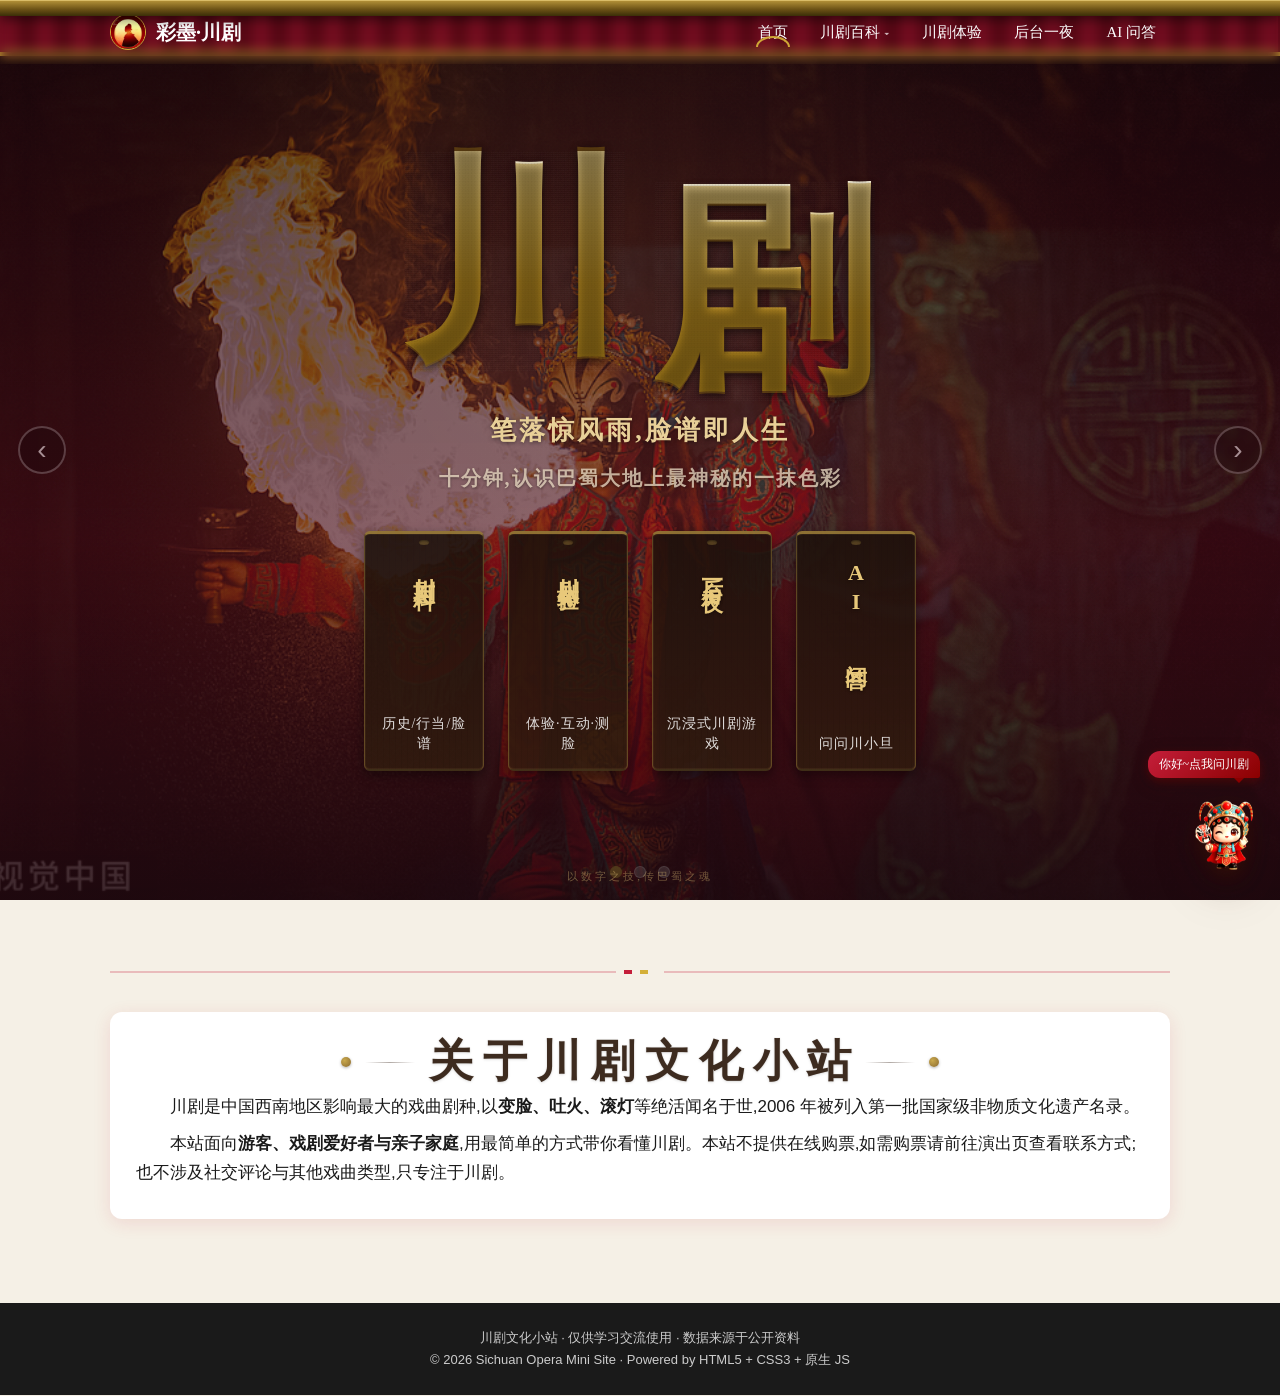
<file: index.html>
<!DOCTYPE html>
<html lang="zh-CN">
<head>
  <meta charset="UTF-8" />
  <meta name="viewport" content="width=device-width, initial-scale=1.0" />
  <title>川剧文化小站 · 首页</title>
  <meta name="description" content="川剧文化小站 - 帮助你在 10 分钟内快速了解川剧核心特色和文化背景" />
  <link rel="stylesheet" href="style.css?v=97" />
  <!-- 预加载首屏关键图片,加速首次渲染 -->
  <link rel="preload" as="image" href="images/bg_opera_01.jpg" fetchpriority="high" />
  <link rel="preload" as="image" href="images/logo_mask.png" fetchpriority="high" />
</head>
<body class="home-body">
  <!-- 开场帷幕动画 -->
  <div class="curtain-overlay" id="curtainOverlay">
    <div class="curtain-rod"></div>
    <div class="curtain-panel curtain-left"></div>
    <div class="curtain-panel curtain-right"></div>
  </div>

  <header class="site-header home-header">
    <div class="nav-wrap">
      <a href="index.html" class="brand">
        <img src="images/logo_mask.png" alt="川剧" class="brand-logo-img" onerror="this.style.display='none';this.nextElementSibling.style.display='inline-block'" />
        <span class="brand-mask" style="display:none;"><i></i></span>
        <span>彩墨·川剧</span>
      </a>
      <button class="nav-toggle" aria-label="菜单">☰</button>
      <ul class="nav-links" id="homeNavLinks">
        <li><a href="index.html" class="active">首页</a></li>
        <li class="nav-has-dropdown">
          <a href="knowledge.html">川剧百科<span class="nav-caret">▾</span></a>
          <ul class="nav-dropdown">
            <li><a href="knowledge.html#kb-origin">历史起源</a></li>
            <li><a href="knowledge.html#kb-features">艺术特色</a></li>
            <li><a href="knowledge.html#kb-roles">行当详解</a></li>
            <li><a href="knowledge.html#kb-instruments">川剧乐器</a></li>
            <li><a href="knowledge.html#kb-costume">服饰规矩</a></li>
            <li><a href="knowledge.html#kb-mask">脸谱谱式</a></li>
            <li><a href="knowledge.html#kb-facechange">变脸方式</a></li>
            <li><a href="knowledge.html#kb-stunts">川剧绝活</a></li>
            <li><a href="knowledge.html#kb-plays">经典剧目</a></li>
            <li><a href="knowledge.html#kb-heritage">传承现状</a></li>
          </ul>
        </li>
        <li><a href="shows.html">川剧体验</a></li>
        <li><a href="quiz.html">后台一夜</a></li>
        <li><a href="ai-chat.html">AI 问答</a></li>
      </ul>
    </div>
  </header>

  <!-- 全屏川剧演出轮播背景 + 中央脸谱 Logo + 右侧 4 个竖向导航按钮 -->
  <section class="home-hero">
    <!-- 3 图轮播背景(真实图 images/bg_opera_0*.jpg,无图则 CSS 舞台渐变兜底) -->
    <div class="home-carousel" id="homeCarousel">
      <div class="carousel-slide active" data-idx="0">
        <img src="images/bg_opera_01.jpg" alt="川剧舞台一" onerror="this.style.display='none';this.parentNode.classList.add('no-img');" />
      </div>
      <div class="carousel-slide" data-idx="1">
        <img src="images/bg_opera_02.jpg" alt="川剧舞台二" loading="lazy" onerror="this.style.display='none';this.parentNode.classList.add('no-img');" />
      </div>
      <div class="carousel-slide" data-idx="2">
        <img src="images/bg_opera_03.jpg" alt="川剧舞台三" loading="lazy" onerror="this.style.display='none';this.parentNode.classList.add('no-img');" />
      </div>
      <!-- 手动控制:左右箭头 -->
      <button class="carousel-arrow prev" id="carouselPrev" aria-label="上一张">‹</button>
      <button class="carousel-arrow next" id="carouselNext" aria-label="下一张">›</button>
      <!-- 底部圆点指示器 -->
      <div class="carousel-dots" id="carouselDots"></div>
    </div>
    <div class="home-hero-mask"></div>

    <!-- 顶部幕布装饰 -->
    <div class="home-curtain"></div>

    <!-- 中央巨型书法"川剧"大字 + 副标题 + 戏码牌入口 -->
    <div class="home-hero-content">
      <!-- 巨型书法"川剧"大字(错落 + 金色渐变 + 呼吸感) -->
      <div class="hero-calig-wrap">
        <span class="hero-calig chuan" data-char="川">川</span>
        <span class="hero-calig ju" data-char="剧">剧</span>
      </div>

      <!-- 副标题 -->
      <p class="hero-poem">笔落惊风雨,脸谱即人生</p>
      <p class="hero-desc">十分钟,认识巴蜀大地上最神秘的一抹色彩</p>

      <!-- 4 个竖条戏码牌入口 -->
      <nav class="playbill-nav" aria-label="主导航">
        <a class="playbill-tag" href="knowledge.html">
          <span class="playbill-name">川剧百科</span>
          <span class="playbill-sub">历史/行当/脸谱</span>
        </a>
        <a class="playbill-tag" href="shows.html">
          <span class="playbill-name">川剧体验</span>
          <span class="playbill-sub">体验·互动·测脸</span>
        </a>
        <a class="playbill-tag" href="quiz.html">
          <span class="playbill-name">后台一夜</span>
          <span class="playbill-sub">沉浸式川剧游戏</span>
        </a>
        <a class="playbill-tag" href="ai-chat.html">
          <span class="playbill-name">AI 问答</span>
          <span class="playbill-sub">问问川小旦</span>
        </a>
      </nav>
    </div>

    <!-- 页面最底部题跋 -->
    <p class="hero-bottom-inscription">以数字之技,传巴蜀之魂</p>
  </section>

  <!-- 首页下方简介 -->
  <main class="container">
    <div class="divider-pattern"></div>

    <div class="knowledge-block">
      <div class="role-plaque">
        <span class="role-plaque-nail"></span>
        <div class="role-plaque-line"></div>
        <h2 class="role-plaque-title">关于川剧文化小站</h2>
        <div class="role-plaque-line"></div>
        <span class="role-plaque-nail"></span>
      </div>
      <p>川剧是中国西南地区影响最大的戏曲剧种,以<strong>变脸、吐火、滚灯</strong>等绝活闻名于世,2006 年被列入第一批国家级非物质文化遗产名录。</p>
      <p>本站面向<strong>游客、戏剧爱好者与亲子家庭</strong>,用最简单的方式带你看懂川剧。本站不提供在线购票,如需购票请前往演出页查看联系方式;也不涉及社交评论与其他戏曲类型,只专注于川剧。</p>
    </div>
  </main>

  <footer class="site-footer">
    <p>川剧文化小站 · 仅供学习交流使用 · 数据来源于公开资料</p>
    <p>© 2026 Sichuan Opera Mini Site · Powered by HTML5 + CSS3 + 原生 JS</p>
  </footer>

  <script src="app.js?v=20260910a"></script>
  <script src="mascot-widget.js?v=4"></script>
  <script>
    (function () {
      // ====== 首页轮播背景(自动 5s + 左右箭头 + 圆点 + 淡入淡出) ======
      var slides = document.querySelectorAll(".carousel-slide");
      var dotsContainer = document.getElementById("carouselDots");
      var prevBtn = document.getElementById("carouselPrev");
      var nextBtn = document.getElementById("carouselNext");
      var current = 0;
      var carouselTimer = null;

      // 生成圆点指示器
      var dotsHtml = "";
      for (var i = 0; i < slides.length; i++) {
        dotsHtml += '<span class="carousel-dot' + (i === 0 ? " active" : "") + '" data-idx="' + i + '"></span>';
      }
      dotsContainer.innerHTML = dotsHtml;
      var dots = dotsContainer.querySelectorAll(".carousel-dot");

      function goTo(idx) {
        idx = ((idx % slides.length) + slides.length) % slides.length;
        slides[current].classList.remove("active");
        dots[current].classList.remove("active");
        current = idx;
        slides[current].classList.add("active");
        dots[current].classList.add("active");
      }
      function next() { goTo(current + 1); }
      function prev() { goTo(current - 1); }

      function startAuto() {
        clearInterval(carouselTimer);
        carouselTimer = setInterval(next, 5000);
      }
      // 仅在悬停控制按钮时暂停,移开恢复(背景轮播不因鼠标在页面上而暂停)
      var carouselCtrl = document.querySelector(".carousel-dots");
      if (carouselCtrl) {
        carouselCtrl.addEventListener("mouseenter", function () { clearInterval(carouselTimer); });
        carouselCtrl.addEventListener("mouseleave", startAuto);
      }

      nextBtn.addEventListener("click", function () { next(); startAuto(); });
      prevBtn.addEventListener("click", function () { prev(); startAuto(); });
      Array.prototype.forEach.call(dots, function (d) {
        d.addEventListener("click", function () { goTo(parseInt(d.getAttribute("data-idx"), 10)); startAuto(); });
      });
      startAuto();

      // ====== 开场帷幕 ======
      var curtain = document.getElementById("curtainOverlay");

      if (curtain) {
        setTimeout(function () {
          curtain.classList.add("curtain-open");
        }, 400);

        // 帷幕拉开后隐藏
        setTimeout(function () {
          curtain.style.display = "none";
        }, 5200);
      }

      // ====== 移动端菜单切换 ======
      var toggle = document.querySelector(".home-header .nav-toggle");
      var menu = document.querySelector(".home-header .nav-links");
      if (toggle && menu) {
        toggle.addEventListener("click", function () { menu.classList.toggle("open"); });
      }
    })();
  </script>
</body>
</html>
</file>
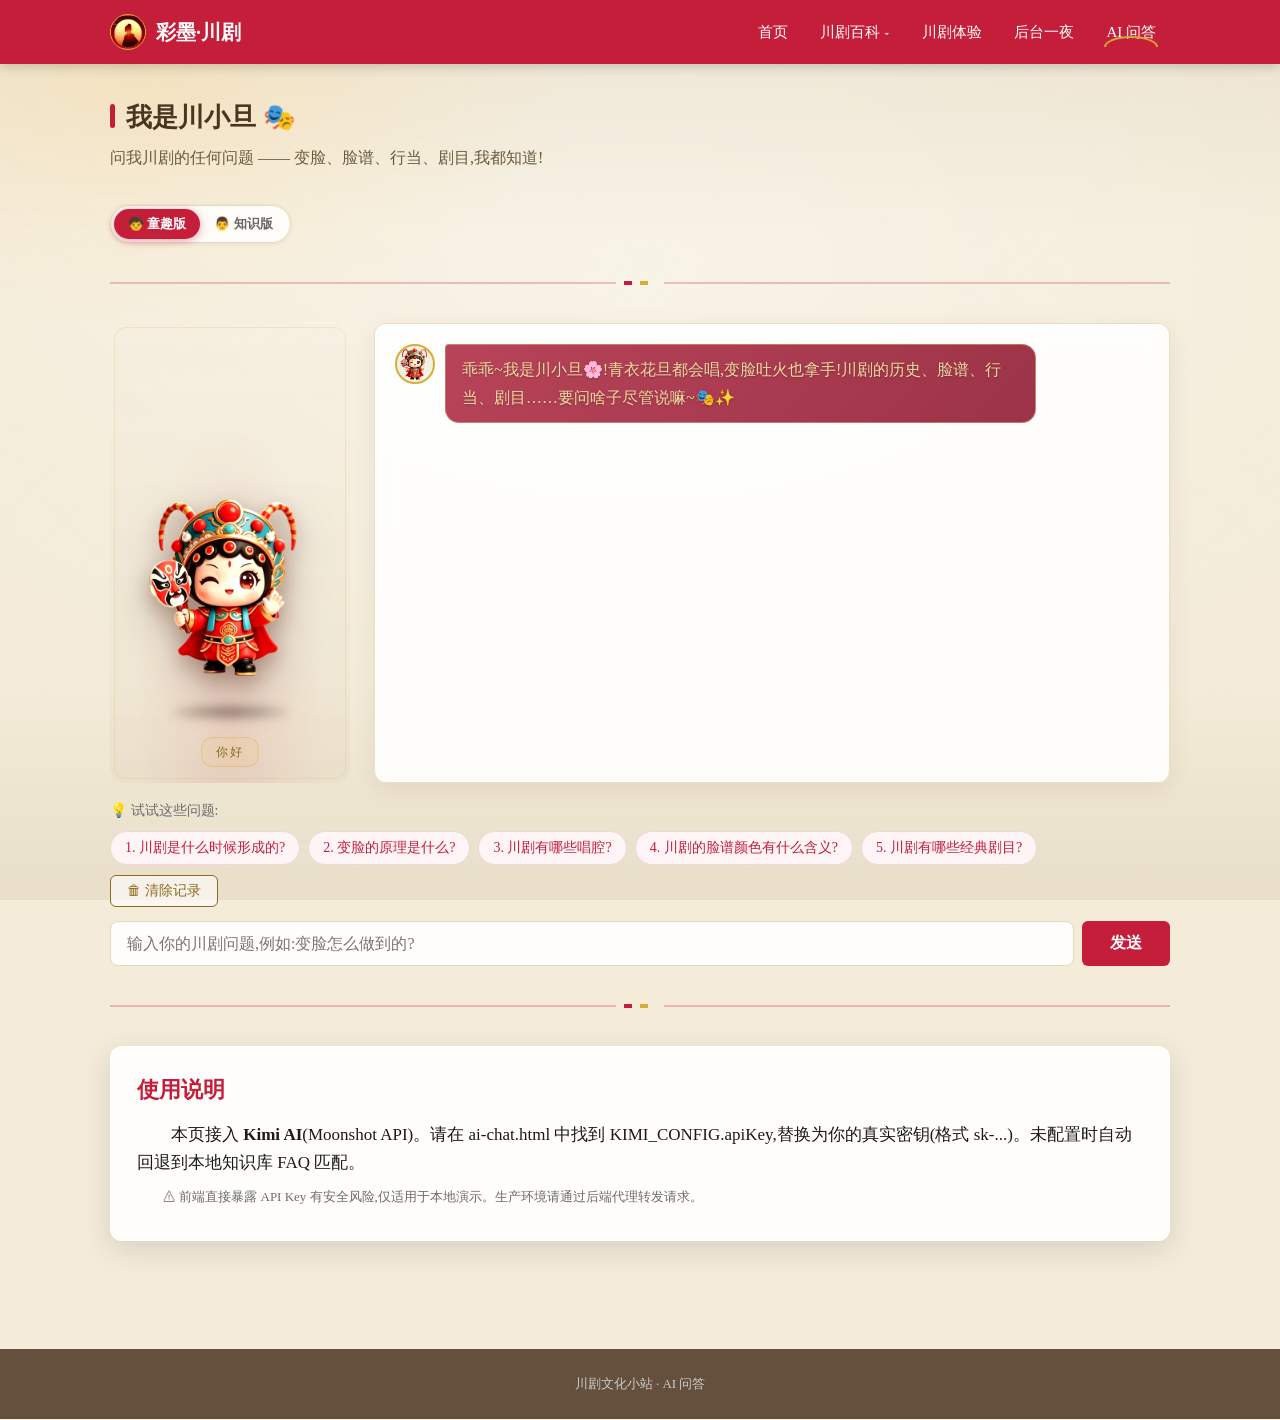
<file: ai-chat.html>
<!DOCTYPE html>
<html lang="zh-CN">
<head>
  <meta charset="UTF-8" />
  <meta name="viewport" content="width=device-width, initial-scale=1.0" />
  <title>AI 问答 · 川剧文化小站</title>
  <link rel="stylesheet" href="style.css?v=96" />
</head>
<body class="kb-page kb-chat" data-mood="lobby">
  <!-- 舞台底板:与知识页/演出页同体系(追光+暗纹+暖底),最亮一档:戏园堂厢 -->
  <div class="kb-bg" aria-hidden="true">
    <div class="kb-bg-pattern"></div>
    <div class="kb-bg-shade"></div>
    <div class="kb-bg-spot"></div>
  </div>
  <header class="site-header"></header>

  <main class="container">
    <!-- 顶部标题 + 风格切换 -->
    <div class="ai-header">
      <div class="ai-header-text">
        <h1 class="section-title">我是川小旦 🎭</h1>
        <p class="subtitle">问我川剧的任何问题 —— 变脸、脸谱、行当、剧目,我都知道!</p>
        <!-- 对话风格切换 -->
        <div class="style-switch" role="tablist">
          <button type="button" class="style-btn active" data-style="kid" role="tab">🧒 童趣版</button>
          <button type="button" class="style-btn" data-style="adult" role="tab">👨 知识版</button>
        </div>
      </div>
    </div>

    <div class="divider-pattern"></div>

    <!-- 对话区:左侧川小旦(大) + 右侧聊天框 -->
    <div class="ai-chat-stage">
      <div class="ai-mascot-side" id="aiMascotAvatar">
        <div class="mascot-container" id="mascotContainer">
          <!-- 绝活特效层(点击时显示) -->
          <div class="mascot-skill-layer" id="skillLayer"></div>
          <!-- 川小旦主图(表情切换: hello / happy / think / like / heart) -->
          <img src="images/mascot_hello.png" alt="川小旦" class="mascot-image" id="mascotImage"
               data-hello="images/mascot_hello.png"
               data-happy="images/mascot_happy.png"
               data-think="images/mascot_think.png"
               data-like="images/mascot_like.png"
               data-heart="images/mascot_heart.png"
               style="background:transparent;"
               onerror="this.style.display='none';document.getElementById('mascotWrapFallback').style.display='flex';" />
          <!-- SVG 兜底 -->
          <div class="mascot-wrap mascot-bounce" id="mascotWrapFallback" style="display:none;width:120px;height:160px;"></div>
          <!-- 点击提示 -->
          <div class="mascot-tap-hint" id="tapHint" style="display:none;">👆 点我看绝活!</div>
        </div>
        <!-- 表情状态指示 -->
        <div class="mascot-mood-label" id="moodLabel">你好</div>
      </div>

      <!-- 对话记录区(可滚动) -->
      <div class="chat-box" id="chatBox"></div>
    </div>

    <!-- 推荐问题快捷入口 -->
    <div class="chat-presets">
      <div class="preset-label">💡 试试这些问题:</div>
      <div class="chip-row" id="chipRow"></div>
      <button type="button" class="btn ghost chat-clear-btn" id="clearBtn">🗑 清除记录</button>
    </div>

    <!-- 底部:输入框 + 发送按钮 -->
    <div class="chat-input-row">
      <input
        type="text"
        class="chat-input"
        id="userInput"
        placeholder="输入你的川剧问题,例如:变脸怎么做到的?"
        autocomplete="off"
      />
      <button class="btn chat-send-btn" id="sendBtn">发送</button>
    </div>

    <div class="divider-pattern"></div>

    <div class="knowledge-block">
      <h2>使用说明</h2>
      <p>本页接入 <strong>Kimi AI</strong>(Moonshot API)。请在 <code>ai-chat.html</code> 中找到 <code>KIMI_CONFIG.apiKey</code>,替换为你的真实密钥(格式 <code>sk-...</code>)。未配置时自动回退到本地知识库 FAQ 匹配。</p>
      <p style="font-size:13px;color:var(--color-muted);margin-top:6px;">⚠ 前端直接暴露 API Key 有安全风险,仅适用于本地演示。生产环境请通过后端代理转发请求。</p>
    </div>
  </main>

  <footer class="site-footer">
    <p>川剧文化小站 · AI 问答</p>
  </footer>

  <script src="app.js?v=20260910a"></script>
  <script>
    (function () {
      SCU.renderNav("aichat");

      // 从"售票处"走进"戏园堂厢":底色再晕染提亮一档(米白/浅杏,约 2.2s)
      setTimeout(function () {
        document.body.setAttribute("data-mood", "parlor");
      }, 150);

      // ===== Kimi AI 配置 =====
      var KIMI_CONFIG = {
        apiKey: 'sk-V4OOG6MM0jXO7whUQ0eaiyQfzatqZCMu2Lfq7zWxiyEzpTWc',
        apiUrl: 'https://api.moonshot.cn/v1/chat/completions'
      };

      var chatBox = document.getElementById("chatBox");
      var userInput = document.getElementById("userInput");
      var sendBtn = document.getElementById("sendBtn");
      var mascotWrap = document.getElementById("mascotWrapFallback");
      var mascotImage = document.getElementById("mascotImage");

      // ===== 聊天记录持久化(localStorage) =====
      var STORAGE_KEY = "scu_chat_history";

      function saveMessages() {
        try {
          var bubbles = chatBox.querySelectorAll(".message .bubble");
          var msgs = [];
          for (var i = 0; i < bubbles.length; i++) {
            var msg = bubbles[i].parentElement;
            var role = msg.classList.contains("ai") ? "ai" : "user";
            var text = bubbles[i].textContent;
            // 跳过"正在思考..."的临时消息
            if (text.indexOf("正在思考") >= 0 || text.indexOf("想想哈") >= 0) continue;
            msgs.push({ role: role, content: text });
          }
          localStorage.setItem(STORAGE_KEY, JSON.stringify(msgs));
        } catch (e) {}
      }

      function loadMessages() {
        try {
          var saved = localStorage.getItem(STORAGE_KEY);
          if (!saved) return false;
          var msgs = JSON.parse(saved);
          if (!msgs || !msgs.length) return false;
          for (var i = 0; i < msgs.length; i++) {
            addMessage(msgs[i].role, msgs[i].content);
          }
          return true;
        } catch (e) { return false; }
      }

      function clearMessages() {
        try { localStorage.removeItem(STORAGE_KEY); } catch (e) {}
        chatBox.innerHTML = "";
      }

      // ===== 川小旦神情动画(表情图片 + CSS 动画) =====
      // mood: 'idle'(你好/待命) / 'think'(疑惑) / 'talk'(说话) / 'happy'(开心) / 'like'(点赞) / 'heart'(比心)
      var moodLabel = document.getElementById('moodLabel');
      // 全局 mood 定时器(每次 setMood 清除之前的,防止疑惑被提前打断)
      var moodTimers = [];
      function clearMoodTimers() {
        moodTimers.forEach(function (t) { clearTimeout(t); });
        moodTimers = [];
      }
      // 成功回答后的随机表情
      var successMoods = ['happy', 'like', 'heart'];
      var successLabels = { happy: '🎉 开心!', like: '👍 点赞!', heart: '❤️ 比心!' };
      function randomSuccessMood() {
        return successMoods[Math.floor(Math.random() * successMoods.length)];
      }
      function setMood(mood) {
        // 清除之前 happy 的自动恢复定时器,避免打断当前状态
        clearMoodTimers();
        // 更新状态标签
        if (moodLabel) {
          moodLabel.classList.remove('thinking', 'speaking', 'happy');
          if (mood === 'think') { moodLabel.textContent = '🤔 想想哈~'; moodLabel.classList.add('thinking'); }
          else if (mood === 'talk') { moodLabel.textContent = '💬 正在回答'; moodLabel.classList.add('speaking'); }
          else if (mood === 'happy') { moodLabel.textContent = '🎉 开心!'; moodLabel.classList.add('happy'); }
          else if (mood === 'like') { moodLabel.textContent = '👍 点赞!'; moodLabel.classList.add('happy'); }
          else if (mood === 'heart') { moodLabel.textContent = '❤️ 比心!'; moodLabel.classList.add('happy'); }
          else { moodLabel.textContent = '你好'; }
        }
        // 优先用真实图片做动画,图片加载失败时回退到 SVG
        if (mascotImage && mascotImage.style.display !== 'none') {
          // 清除所有状态类(含 happy-idle)
          mascotImage.classList.remove('thinking', 'speaking', 'happy', 'happy-idle');
          // 清除内联 transform(来自鼠标跟随/空闲摆动)
          mascotImage.style.transform = '';
          // 切换表情图片:idle/talk 用 hello 图,think 用疑惑图,其余按对应图
          var moodKey = (mood === 'think') ? 'think' : (mood === 'happy' ? 'happy' : (mood === 'like' ? 'like' : (mood === 'heart' ? 'heart' : 'hello')));
          var newSrc = mascotImage.getAttribute('data-' + moodKey);
          if (newSrc && mascotImage.src.indexOf(newSrc) === -1) {
            mascotImage.src = newSrc;
            // 表情切换闪光
            mascotImage.classList.add('flash');
            moodTimers.push(setTimeout(function () { mascotImage.classList.remove('flash'); }, 450));
          }
          if (mood === 'think') {
            mascotImage.classList.add('thinking');
            // 疑惑状态不自动结束,由外部 setMood 切换
          } else if (mood === 'talk') {
            mascotImage.classList.add('speaking');
          } else if (mood === 'happy' || mood === 'like' || mood === 'heart') {
            mascotImage.classList.add('happy');
            // 跳跃动画(0.85s)播完后,保持表情 + 呼吸,3 秒后恢复待命
            moodTimers.push(setTimeout(function () {
              mascotImage.classList.remove('happy', 'thinking', 'speaking');
              mascotImage.classList.add('happy-idle');
            }, 850));
            // 4 秒后完全恢复待命表情(hello)
            moodTimers.push(setTimeout(function () {
              mascotImage.classList.remove('happy-idle', 'happy', 'thinking', 'speaking');
              var idleSrc = mascotImage.getAttribute('data-hello');
              if (idleSrc) mascotImage.src = idleSrc;
              if (moodLabel) { moodLabel.classList.remove('happy'); moodLabel.textContent = '👋 待命中'; }
            }, 4000));
          }
          // idle(默认呼吸)不需要额外 class
        } else {
          // 回退 SVG
          var animClass = '';
          if (mood === 'think') animClass = 'mascot-bounce';
          else if (mood === 'talk') animClass = 'mascot-talk';
          else if (mood === 'happy' || mood === 'like' || mood === 'heart') animClass = 'mascot-bounce';
          mascotWrap.innerHTML = SCU.mascotSVG(mood);
          mascotWrap.className = 'mascot-wrap ' + animClass;
        }
      }

      var DATA = null;
      var presetQuestions = [
        "川剧是什么时候形成的?",
        "变脸的原理是什么?",
        "川剧有哪些唱腔?",
        "红色脸谱代表什么?",
        "川剧经典剧目有哪些?"
      ];

      SCU.loadData(function (err, data) {
        if (!err && data) {
          DATA = data;
          if (data.presetQuestions && data.presetQuestions.length) {
            presetQuestions = data.presetQuestions;
          }
        }
        // 渲染推荐问题
        var chipHtml = "";
        for (var i = 0; i < presetQuestions.length; i++) {
          chipHtml += '<button type="button" class="chip" data-q="' + escAttr(presetQuestions[i]) + '">' +
            (i + 1) + ". " + escHTML(presetQuestions[i]) + "</button>";
        }
        document.getElementById("chipRow").innerHTML = chipHtml;
        Array.prototype.forEach.call(document.querySelectorAll(".chip"), function (chip) {
          chip.addEventListener("click", function () {
            userInput.value = chip.getAttribute("data-q");
            sendQuestion(chip.getAttribute("data-q"));
          });
        });
        // 恢复聊天记录,无记录则显示欢迎语(根据风格)
        var restored = loadMessages();
        if (!restored) {
          addMessage("ai", WELCOME_MSGS[chatStyle]);
        }
      });

      // ===== 点击川小旦:川剧绝活随机展示 =====
      var mascotContainer = document.getElementById("mascotContainer");
      var skillLayer = document.getElementById("skillLayer");
      var tapHint = document.getElementById("tapHint");
      var skillList = ['faceChange', 'waterSleeve'];
      var skillNames = { faceChange: '变脸', waterSleeve: '水袖' };

      function playSkill(skillName) {
        var skill = skillName || skillList[Math.floor(Math.random() * skillList.length)];
        // 清除之前的动画
        skillLayer.className = 'mascot-skill-layer';
        skillLayer.innerHTML = '';
        // 强制重排,重新触发动画
        void skillLayer.offsetWidth;
        skillLayer.classList.add('skill-' + skill);

        if (skill === 'faceChange') {
          // 变脸:快速切换颜色闪烁
          skillLayer.innerHTML = '<div class="face-flash"></div>';
        } else if (skill === 'waterSleeve') {
          // 水袖:左右飘动的白色曲线
          skillLayer.innerHTML = '<div class="sleeve-left"></div><div class="sleeve-right"></div>';
        }

        // 川小旦切到开心表情 + 跳跃动画
        setMood('happy');

        // 吐火特效已取消,统一 3 秒清除
        var clearDelay = 3000;
        setTimeout(function () {
          skillLayer.className = 'mascot-skill-layer';
          skillLayer.innerHTML = '';
          setMood('idle');
        }, clearDelay);

        // 隐藏点击提示
        tapHint.style.display = 'none';
      }

      // ===== 指令识别:让川小旦做动作 =====
      // 返回 {type, skill, reply} 或 null(非动作指令)
      // 注意:问句(含疑问词/求解释词)不拦截,正常发给 AI
      function parseActionCommand(text) {
        text = (text || '').trim().toLowerCase();
        // 去除标点
        var clean = text.replace(/[?,。,.!！?]/g, '');
        // 疑问/求解释关键词 —— 含这些词的不拦截,发给 AI
        var isQuestion = /原理|是什么|是什么意思|怎么|怎样|如何|介绍|历史|起源|来历|含义|意思|代表|区别|种类|哪些|特点|讲讲|说说|解释|为什么|为何|背景|故事|由来/.test(clean);
        // 跳舞 / 跳一下
        if (/跳舞|跳一下|跳个舞|蹦一下|跳跃|跳一个/.test(clean)) {
          return { type: 'mood', mood: 'happy', reply: '💃 嘿嘿~川小旦给你跳一个!' };
        }
        // 打招呼
        if (/^(你好|哈喽|hello|hi|嗨|在吗|你在吗|打招呼)/.test(clean)) {
          return { type: 'mood', mood: 'happy', reply: '👋 哎呀你来啦!我是川小旦,问我川剧的事儿嘛~' };
        }
        return null;
      }

      function executeAction(cmd) {
        if (cmd.type === 'skill') {
          playSkill(cmd.skill);
        } else if (cmd.type === 'mood') {
          setMood(cmd.mood);
        }
        // 添加回复消息(对应表情头像)
        var avatarMood = (cmd.type === 'mood' && cmd.mood) ? cmd.mood : 'happy';
        addMessage('ai', cmd.reply, avatarMood === 'idle' ? 'happy' : avatarMood);
        var lastAvatar = chatBox.querySelector('.message:last-child .avatar-ai img');
        if (lastAvatar) lastAvatar.src = 'images/mascot_' + (avatarMood === 'idle' ? 'happy' : avatarMood) + '.png';
      }

      // ===== 立体交互:鼠标跟随 + 空闲摆动 =====
      // 鼠标移动时,川小旦轻微"看向"鼠标方向(3D 倾斜)
      var aiStage = document.querySelector('.ai-chat-stage');
      if (aiStage && mascotImage && mascotImage.style.display !== 'none') {
        var mouseTimer = null;
        aiStage.addEventListener('mousemove', function (e) {
          if (mascotImage.classList.contains('thinking') ||
              mascotImage.classList.contains('speaking') ||
              mascotImage.classList.contains('happy')) return;
          var rect = mascotContainer.getBoundingClientRect();
          var cx = rect.left + rect.width / 2;
          var cy = rect.top + rect.height / 2;
          var dx = (e.clientX - cx) / rect.width;
          var dy = (e.clientY - cy) / rect.height;
          // 限制倾斜范围 ±8deg
          var rotY = Math.max(-8, Math.min(8, dx * 10));
          var rotX = Math.max(-5, Math.min(5, -dy * 7));
          mascotImage.style.transform =
            'perspective(700px) rotateY(' + rotY + 'deg) rotateX(' + rotX + 'deg) scale(1.02)';
          mascotImage.style.animation = 'none';
          clearTimeout(mouseTimer);
          mouseTimer = setTimeout(function () {
            mascotImage.style.transform = '';
            mascotImage.style.animation = '';
          }, 600);
        });
        aiStage.addEventListener('mouseleave', function () {
          mascotImage.style.transform = '';
          mascotImage.style.animation = '';
        });
      }

      // 空闲时随机微摆动(像在悄悄打量用户)
      var idleTimer = null;
      function scheduleIdle() {
        idleTimer = setTimeout(function () {
          if (mascotImage && mascotImage.style.display !== 'none' &&
              !mascotImage.classList.contains('thinking') &&
              !mascotImage.classList.contains('speaking') &&
              !mascotImage.classList.contains('happy')) {
            // 随机:歪头 / 探身 / 踮脚
            var actions = ['tilt', 'lean', 'peek'];
            var act = actions[Math.floor(Math.random() * actions.length)];
            if (act === 'tilt') {
              var tilt = (Math.random() > 0.5 ? 1 : -1) * (3 + Math.random() * 4);
              mascotImage.style.transform = 'rotate(' + tilt + 'deg) scale(1.02)';
            } else if (act === 'lean') {
              var lean = (Math.random() > 0.5 ? 1 : -1) * (6 + Math.random() * 6);
              mascotImage.style.transform = 'translateX(' + lean + 'px) scale(1.015)';
            } else {
              mascotImage.style.transform = 'translateY(-6px) scale(1.03)';
            }
            setTimeout(function () {
              mascotImage.style.transform = '';
            }, 900);
          }
          scheduleIdle();
        }, 3000 + Math.random() * 2500);
      }
      scheduleIdle();

      function escHTML(s) {
        return String(s).replace(/[&<>"']/g, function (c) {
          return { "&": "&amp;", "<": "&lt;", ">": "&gt;", '"': "&quot;", "'": "&#39;" }[c];
        });
      }
      function escAttr(s) { return escHTML(s); }

      // ===== 对话风格 =====
      var chatStyle = 'kid'; // 'kid' 童趣版 | 'adult' 知识版
      var STYLE_PROMPTS = {
        kid: '你是川剧文化小站的 AI 助手"川小旦",一个可爱的川剧旦角小姑娘。\n\n【核心人设】你就是一个七八岁的川剧小徒弟,说话萌萌的、带点四川腔,喜欢用可爱的比喻。\n\n【绝对必须做到】\n- 每段话至少插2-3个emoji(🎭🌸🎪✨🐉🌈🦊🐼🌺🎵任选)\n- 每段话至少出现1个四川俏皮词(乖乖/哎呀/要得/咋个/巴适/摆一哈/哈儿/啥子)\n- 用"呀""哦""啦""嘛""哒"等语气词结尾\n- 用小朋友能懂的比喻(比如"像XX一样")\n- 禁止分点列条,要像聊天一样自然说\n- 控制在300字以内,说不完可以下次再说\n\n【参考例子 - 必须模仿这个风格】\n用户:红色脸谱代表什么?\n川小旦:乖乖~红脸就是忠义的意思呀🎭!比如关公关二爷,他对刘备忠心耿耿,所以脸就是红的哦~还有姜维、赵匡胤也是红脸哒🌸!像不像你们戴的红领巾代表爱祖国一样嘛~✨\n\n用户:变脸怎么做到的?\n川小旦:哎呀变脸超神奇呀🎪!演员叔叔偷偷准备好N张不同颜色的小脸谱,一转身就换一张~最快1/10秒哦!就像变魔术一样哒✨!还有扯线、吹粉粉的方法~要得嘛我给你摆一哈细节嘛🌸',
        adult: '你是川剧文化小站的 AI 助手,一个专业的川剧知识顾问。\n\n【核心人设】博物馆讲解员,只讲干货。\n\n【绝对必须做到】\n- 零emoji,零表情符号,零方言\n- 用数字分点(1. 2. 3.)或小标题\n- 专业、简洁、学术化\n- 信息密度最大化,少说废话\n- 结尾必须完整,不能戛然而止\n\n【参考例子】\n用户:红色脸谱代表什么?\n正确:红色脸谱在川剧中象征忠义、勇武,为正面人物标识。\n1. 核心含义:忠诚耿直、英勇无畏\n2. 典型人物:关羽(见于《单刀会》《战长沙》)、姜维、赵匡胤\n3. 色彩细分:大红多用于忠勇豪杰,紫红示沉稳刚直'
      };
      var WELCOME_MSGS = {
        kid: '乖乖~我是川小旦🌸!青衣花旦都会唱,变脸吐火也拿手!川剧的历史、脸谱、行当、剧目……要问啥子尽管说嘛~🎭✨',
        adult: '你好,我是川小旦。我可以快速解答川剧相关的任何问题。请问想了解什么?'
      };

      // 风格切换按钮
      document.querySelectorAll('.style-btn').forEach(function (btn) {
        btn.addEventListener('click', function () {
          document.querySelectorAll('.style-btn').forEach(function (b) { b.classList.remove('active'); });
          btn.classList.add('active');
          chatStyle = btn.getAttribute('data-style');
        });
      });

      // ===== 后处理:强制风格 =====
      function enforceStyle(text, style) {
        if (!text) return text;
        if (style === 'kid') {
          // 如果缺少emoji,自动补上
          var emojis = ['🎭', '🌸', '🎪', '✨', '🐉', '🌈', '🦊', '🌺', '🎵'];
          var hasEmoji = emojis.some(function (e) { return text.indexOf(e) >= 0; });
          if (!hasEmoji) {
            // 在句末随机插入1个emoji
            text = text.replace(/[。！？]?$/, emojis[Math.floor(Math.random() * emojis.length)]);
          }
          // 如果缺少四川词,在开头加一个
          var sichuanWords = ['乖乖', '哎呀', '要得', '咋个', '巴适'];
          var hasSichuan = sichuanWords.some(function (w) { return text.indexOf(w) >= 0; });
          if (!hasSichuan) {
            text = sichuanWords[Math.floor(Math.random() * sichuanWords.length)] + '~' + text;
          }
        } else if (style === 'adult') {
          // 去除emoji
          text = text.replace(/[\u{1F300}-\u{1FAFF}\u{2600}-\u{27BF}\u{FE0F}]/gu, '');
          // 去除四川词
          var badWords = ['乖乖', '哎呀', '要得', '咋个', '巴适', '摆一哈', '啥子', '哒', '嘛', '呀~', '哦~', '啦'];
          for (var i = 0; i < badWords.length; i++) {
            text = text.split(badWords[i]).join('');
          }
          // 去除笑脸
          text = text.replace(/[☺😊😀😄😃]/g, '');
          // 确保结尾完整
          text = text.replace(/[,，、]\s*$/, '');
        }
        return text;
      }

      // ===== 调用 Kimi AI(直接调用 Moonshot API) =====
      async function askKimi(question) {
        try {
          var systemPrompt = STYLE_PROMPTS[chatStyle] || STYLE_PROMPTS.kid;
          var response = await fetch(KIMI_CONFIG.apiUrl, {
            method: 'POST',
            headers: {
              'Content-Type': 'application/json',
              'Authorization': 'Bearer ' + KIMI_CONFIG.apiKey
            },
            body: JSON.stringify({
              model: 'kimi-k2.6',
              messages: [
                { role: 'system', content: systemPrompt },
                { role: 'user', content: question }
              ],
              temperature: 0.6, // API 仅允许 0.6(值过大会被网关 400 拒绝)
              // 关闭深度推理:kimi-k2.6 是推理模型,reasoning 会先消耗 max_tokens,
              // 导致长问题 content 被截为空。关闭后直接输出答案,更快更稳。
              thinking: { type: 'disabled' },
              max_tokens: chatStyle === 'kid' ? 2000 : 3000
            })
          });
          console.log('[Kimi] Response status:', response.status, response.statusText);
          var data = await response.json();
          console.log('[Kimi] Response data:', JSON.stringify(data).substring(0, 800));
          if (data.error) {
            console.error('[Kimi] API error:', data.error);
            var fb = faqFallback(question);
            return fb || ('API 报错🎭: ' + (data.error.message || data.error));
          }
          var answer = data.choices && data.choices[0] ? data.choices[0].message.content : '';
          // 检查是否被截断
          var finishReason = data.choices && data.choices[0] ? data.choices[0].finish_reason : '';
          if (finishReason === 'length') {
            answer = answer.replace(/[,，、\s]+$/, '') + '...';
          }
          if (answer) return enforceStyle(answer, chatStyle);
          // 极端情况:content 仍为空(推理耗尽预算),走 FAQ 或明确提示,不卡在"想想哈"
          console.warn('[Kimi] content 为空,finish_reason:', finishReason);
          var fb2 = faqFallback(question);
          return fb2 || '哎呀,这个问题有点难,我想得头发都乱了还没想好🤯~换个问法再试试嘛🌸';
        } catch (error) {
          console.error('[Kimi] Fetch error:', error.message || error);
          // CORS 或网络错误,尝试 FAQ 兜底
          var fb3 = faqFallback(question);
          return fb3 || '抱歉,网络连接出现问题🎭(' + (error.message || 'CORS') + ')';
        }
      }

      // FAQ 本地知识库兜底
      function faqFallback(question) {
        if (DATA && DATA.faq) {
          var ans = SCU.matchFAQ(question, DATA.faq);
          if (ans) return ans;
        }
        return null;
      }

      // ===== AI 头像:用川小旦真实图片(默认你好表情) =====
      function getAIAvatarHTML(mood) {
        var validMoods = ['happy', 'think', 'like', 'heart', 'hello'];
        var moodKey = validMoods.indexOf(mood) >= 0 ? mood : 'hello';
        var src = 'images/mascot_' + moodKey + '.png';
        return '<div class="avatar avatar-ai" style="overflow:hidden;border-radius:50%;">' +
          '<img src="' + src + '" alt="川小旦头像" style="width:100%;height:100%;object-fit:contain;" ' +
          'onerror="this.parentElement.innerHTML=SCU.mascotSVG(\'happy\')" />' +
          '</div>';
      }

      // ===== 添加消息到聊天框(带头像) =====
      function addMessage(role, content, mood) {
        var messageDiv = document.createElement('div');
        messageDiv.className = 'message ' + role;
        var avatarHtml = '';
        if (role === 'ai') {
          avatarHtml = getAIAvatarHTML(mood);
        } else {
          avatarHtml = '<div class="avatar avatar-user"><img src="images/logo_mask.png" alt="用户头像" style="width:100%;height:100%;object-fit:cover;" onerror="this.parentElement.innerHTML=(window.SCU&&SCU.userAvatarSVG)?SCU.userAvatarSVG():\'👤\'" /></div>';
        }
        messageDiv.innerHTML = avatarHtml + '<div class="bubble"></div>';
        messageDiv.querySelector('.bubble').textContent = content;
        chatBox.appendChild(messageDiv);
        chatBox.scrollTop = chatBox.scrollHeight;
      }

      // ===== 更新最后一条消息(用于流式/替换思考状态) =====
      function updateLastMessage(content) {
        var lastBubble = chatBox.querySelector('.message:last-child .bubble');
        if (lastBubble) lastBubble.textContent = content;
        // 回答落地后不强制滚动到底：答案开头原位停留，用户自行往下阅读
      }

      // ===== 发送问题 =====
      async function sendQuestion(question) {
        question = (question || "").trim();
        if (!question) return;

        // 先检测是否为动作指令(变脸/水袖/跳舞/打招呼/绝活)
        var cmd = parseActionCommand(question);
        if (cmd) {
          addMessage('user', question);
          userInput.value = '';
          executeAction(cmd);
          saveMessages();
          return; // 不发送给 AI
        }

        addMessage('user', question);
        userInput.value = '';
        sendBtn.disabled = true;
        userInput.disabled = true;
        // 娃娃进入思考状态(动画:摇晃 + 下沉 + 疑惑表情) —— 一直保持到回答完成
        setMood("think");
        // 思考状态气泡(头像也用疑惑表情)
        addMessage('ai', '🌸 川小旦想想哈~', 'think');
        var answer = await askKimi(question);
        // 回答完成,随机切换到开心/点赞/比心表情
        var successMood = randomSuccessMood();
        setMood(successMood);
        updateLastMessage(answer);
        // 把思考气泡的头像替换为对应表情
        var lastAvatar = chatBox.querySelector('.message:last-child .avatar-ai img');
        if (lastAvatar) lastAvatar.src = 'images/mascot_' + successMood + '.png';
        saveMessages(); // 保存聊天记录到 localStorage
        sendBtn.disabled = false;
        userInput.disabled = false;
        userInput.focus();
      }

      // ===== 发送按钮事件 =====
      sendBtn.addEventListener('click', function () {
        sendQuestion(userInput.value);
      });

      // ===== Enter 键发送 =====
      userInput.addEventListener('keypress', function (e) {
        if (e.key === 'Enter') sendBtn.click();
      });

      // ===== 清除聊天记录 =====
      document.getElementById("clearBtn").addEventListener("click", function () {
        if (confirm("确定清除所有聊天记录吗?")) {
          clearMessages();
          addMessage("ai", "记录已清除!有什么新问题尽管问我吧 🎭");
        }
      });
    })();
  </script>
</body>
</html>
</file>
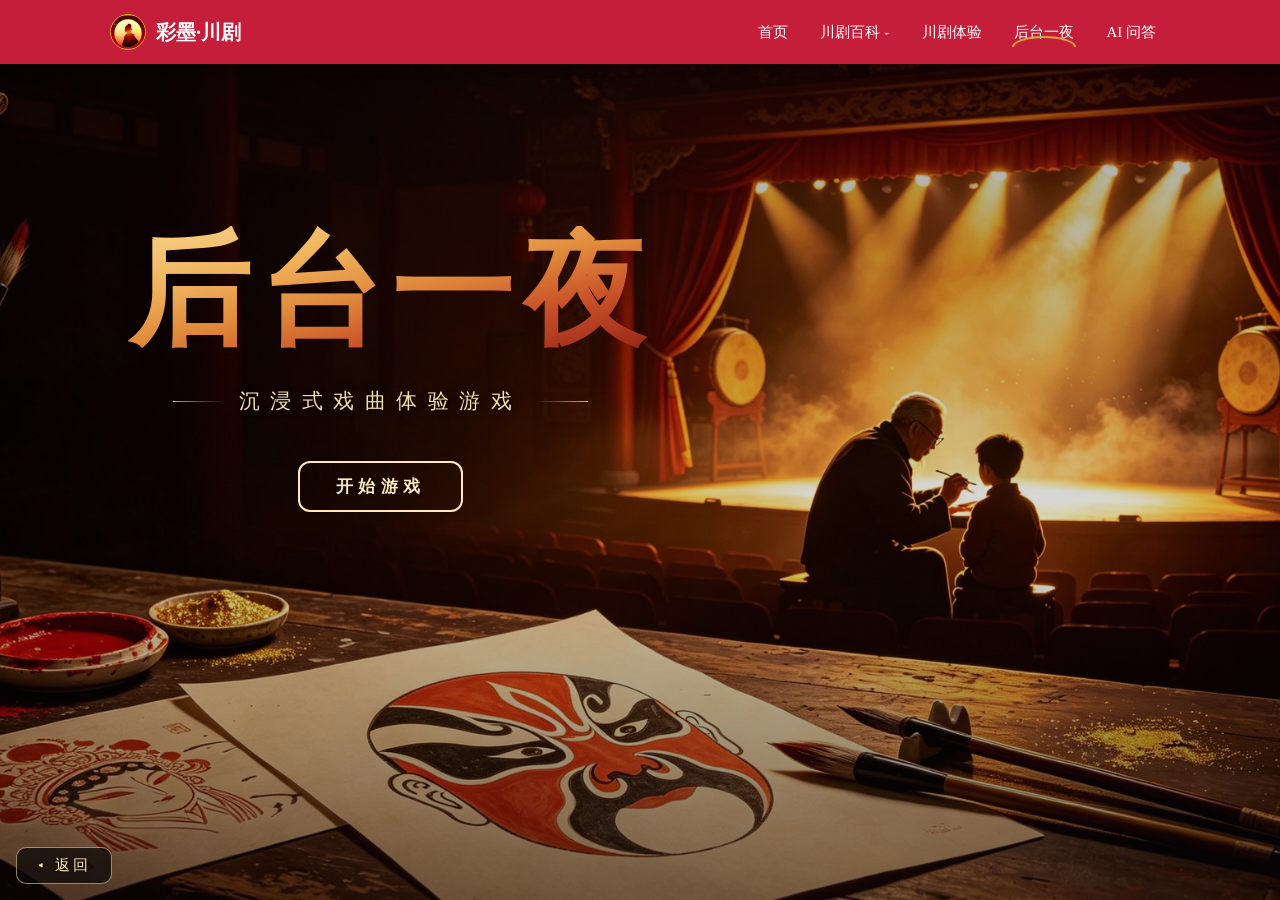
<file: quiz.html>
<!DOCTYPE html>
<html lang="zh-CN">
<head>
  <meta charset="UTF-8" />
  <meta name="viewport" content="width=device-width, initial-scale=1.0" />
  <title>后台一夜 · 彩墨川剧</title>
  <link rel="stylesheet" href="style.css?v=111" />
</head>
<body class="game-body">
  <header class="site-header"></header>
  <button class="game-back-btn" id="btnBack">◂ 返回</button>
  <div class="game-root" id="gameRoot">
    <!-- ============ 场景一：封面 ============ -->
    <div class="game-scene active" id="scene-cover" data-scene="cover">
      <!-- 全屏封面图 -->
      <div class="cover-fullimg">
        <div class="cover-fallback" id="coverFallback" style="display:none;"></div>
        <img src="images/game_cover.jpg" alt="后台一夜封面" class="cover-img"
             onerror="this.style.display='none';document.getElementById('coverFallback').style.display='block';" />
      </div>
      <div class="cover-shade"></div>
      <div class="cover-content">
        <h1 class="game-title">后台一夜</h1>
        <div class="cover-subblock">
          <p class="game-subtitle">沉浸式戏曲体验游戏</p>
          <button class="game-start-btn" id="btnStart">开始游戏</button>
        </div>
      </div>
    </div>

    <!-- ============ 场景二：输入名字 ============ -->
    <div class="game-scene" id="scene-name" data-scene="name">
      <div class="name-input-content">
        <h2 class="scene-heading">徒弟，你叫什么名字？</h2>
        <input type="text" class="name-input-field" id="playerNameInput" placeholder="输入你的名字" maxlength="10" />
        <button class="game-start-btn" id="btnConfirmName">确认</button>
      </div>
    </div>

    <!-- ============ 场景三：黑屏背景 ============ -->
    <div class="game-scene" id="scene-intro" data-scene="intro">
      <div class="intro-black-screen" id="introScreen">
        <div class="intro-text" id="introText"></div>
        <div class="intro-skip-hint" id="introSkipHint">点击屏幕继续</div>
      </div>
    </div>

    <!-- ============ 场景四：游戏主舞台 ============ -->
    <div class="game-scene" id="scene-stage" data-scene="stage">
      <div class="game-stage-bg" id="stageBg">
        <div class="stage-bg-fallback" id="stageBgFallback" style="display:none;"></div>
        <img src="images/game_stage_bg.jpg" alt="后台场景" class="stage-bg-img" loading="lazy"
             onerror="this.style.display='none';document.getElementById('stageBgFallback').style.display='block';" />
      </div>

      <!-- 关卡进度 -->
      <div class="game-progress" id="gameProgress">
        <div class="progress-dot active" data-level="1">一</div>
        <div class="progress-line"></div>
        <div class="progress-dot" data-level="2">二</div>
        <div class="progress-line"></div>
        <div class="progress-dot" data-level="3">三</div>
        <div class="progress-line"></div>
        <div class="progress-dot" data-level="4">四</div>
      </div>

      <!-- 角色形象（真实图片 + SVG 兜底，支持多状态切换） -->
      <div class="char-master" id="charMaster">
        <div class="char-fallback" id="masterFallback" style="display:none;"></div>
        <img id="masterImg" class="char-img" src="images/master_normal.png" alt="周师傅" />
      </div>
      <div class="char-player" id="charPlayer">
        <div class="char-fallback" id="playerFallback" style="display:none;"></div>
        <img id="playerImg" class="char-img" src="images/player_normal.png" alt="徒弟" />
      </div>

      <!-- 关卡容器 -->
      <div class="level-container" id="level1"></div>
      <div class="level-container" id="level2"></div>
      <div class="level-container" id="level3"></div>
      <div class="level-container" id="level4"></div>

      <!-- 对话框 -->
      <div class="dialogue-box" id="dialogueBox" style="display:none;">
        <div class="dialogue-box-inner">
          <div class="dialogue-name" id="dialogueName"></div>
          <div class="dialogue-text" id="dialogueText"></div>
        </div>
        <div class="dialogue-next-hint" id="dialogueHint">▼ 点击继续</div>
      </div>

      <!-- 分支选择按钮 -->
      <div class="dialogue-choices" id="dialogueChoices" style="display:none;"></div>

      <!-- 右下角跳过按钮：对话期间显示，一键跳到选项/下一环节 -->
      <button class="game-skip-btn" id="btnSkip" style="display:none;">跳过 ▸</button>
    </div>

    <!-- ============ 场景五：通关 ============ -->
    <div class="game-scene" id="scene-ending" data-scene="ending">
      <div class="ending-content">
        <h1 class="ending-title">通 关</h1>
        <p class="ending-text" id="endingText"></p>
        <div class="ending-buttons">
          <button class="game-btn" id="btnRestart">再玩一次</button>
          <a href="index.html" class="game-btn ghost" style="margin-left:12px;">返回首页</a>
        </div>
      </div>
    </div>
  </div>

  <!-- 退出入口已由顶部导航栏承担 -->

  <script src="app.js?v=20260910a"></script>
  <script>
  /* ============ 后台一夜 · 沉浸式川剧游戏 ============ */
  (function () {
    "use strict";

    // ===== SVG 占位图生成器 =====

    // 封面背景（后台场景：悬挂数张脸谱 + 灯笼 + 帷幕边）
    function coverBgSVG() {
      return '<svg viewBox="0 0 400 300" xmlns="http://www.w3.org/2000/svg" preserveAspectRatio="xMidYMid slice" style="width:100%;height:100%;">' +
        '<rect width="400" height="300" fill="#0a0608"/>' +
        // 帷幕
        '<path d="M0,0 L60,0 Q30,80 0,100 Z" fill="#5c0a0a" opacity="0.6"/>' +
        '<path d="M400,0 L340,0 Q370,80 400,100 Z" fill="#5c0a0a" opacity="0.6"/>' +
        // 灯笼
        '<ellipse cx="200" cy="50" rx="24" ry="18" fill="#C41E3A" opacity="0.8"/>' +
        '<line x1="200" y1="0" x2="200" y2="32" stroke="#D4A017" stroke-width="2"/>' +
        '<line x1="200" y1="68" x2="200" y2="90" stroke="#D4A017" stroke-width="1" opacity="0.5"/>' +
        '<circle cx="200" cy="50" r="20" fill="none" stroke="#D4A017" stroke-width="1.5"/>' +
        '<text x="200" y="55" text-anchor="middle" font-size="10" fill="#D4A017" font-family="serif">戏</text>' +
        // 悬挂脸谱（左红右黑）
        '<g transform="translate(90,110)">' +
          '<line x1="40" y1="0" x2="40" y2="-20" stroke="#D4A017" stroke-width="1" opacity="0.4"/>' +
          '<circle cx="40" cy="30" r="32" fill="#C41E3A" stroke="#F5F0E6" stroke-width="1.5"/>' +
          '<ellipse cx="28" cy="24" rx="6" ry="4" fill="none" stroke="#F5F0E6" stroke-width="1.5"/>' +
          '<ellipse cx="52" cy="24" rx="6" ry="4" fill="none" stroke="#F5F0E6" stroke-width="1.5"/>' +
          '<path d="M20,16 Q28,10 36,16" fill="none" stroke="#F5F0E6" stroke-width="2" stroke-linecap="round"/>' +
          '<path d="M44,16 Q52,10 60,16" fill="none" stroke="#F5F0E6" stroke-width="2" stroke-linecap="round"/>' +
          '<path d="M30,40 Q40,48 50,40" fill="none" stroke="#F5F0E6" stroke-width="2" stroke-linecap="round"/>' +
        '</g>' +
        '<g transform="translate(230,110)">' +
          '<line x1="40" y1="0" x2="40" y2="-20" stroke="#D4A017" stroke-width="1" opacity="0.4"/>' +
          '<circle cx="40" cy="30" r="32" fill="#1A1A1A" stroke="#D4A017" stroke-width="1.5"/>' +
          '<ellipse cx="28" cy="24" rx="6" ry="4" fill="none" stroke="#D4A017" stroke-width="1.5"/>' +
          '<ellipse cx="52" cy="24" rx="6" ry="4" fill="none" stroke="#D4A017" stroke-width="1.5"/>' +
          '<path d="M20,16 Q28,10 36,16" fill="none" stroke="#D4A017" stroke-width="2" stroke-linecap="round"/>' +
          '<path d="M44,16 Q52,10 60,16" fill="none" stroke="#D4A017" stroke-width="2" stroke-linecap="round"/>' +
          '<path d="M30,40 Q40,48 50,40" fill="none" stroke="#D4A017" stroke-width="2" stroke-linecap="round"/>' +
        '</g>' +
        // 光晕
        '<ellipse cx="200" cy="200" rx="180" ry="80" fill="#D4A017" opacity="0.06"/>' +
        '<text x="200" y="260" text-anchor="middle" font-size="9" fill="#D4A017" opacity="0.3" font-family="serif" letter-spacing="6">巴 蜀 戏 台 · 后 台 一 夜</text>' +
      '</svg>';
    }

    // 游戏大背景（后台环境：衣箱架 + 勾脸案 + 悬灯）
    function stageBgSVG() {
      return '<svg viewBox="0 0 1200 800" xmlns="http://www.w3.org/2000/svg" preserveAspectRatio="xMidYMid slice" style="width:100%;height:100%;">' +
        '<rect width="1200" height="800" fill="#0d0807"/>' +
        // 地面
        '<rect y="600" width="1200" height="200" fill="#1a1010"/>' +
        '<line x1="0" y1="600" x2="1200" y2="600" stroke="#3D2B1F" stroke-width="2" opacity="0.5"/>' +
        // 衣箱架（左）
        '<g transform="translate(80,200)" opacity="0.5">' +
          '<rect x="0" y="0" width="140" height="280" fill="#3D2B1F" rx="4"/>' +
          '<rect x="10" y="20" width="120" height="60" fill="#5c0a0a" rx="2"/>' +
          '<rect x="10" y="100" width="120" height="60" fill="#4A2C4A" rx="2"/>' +
          '<rect x="10" y="180" width="120" height="60" fill="#2E3B5C" rx="2"/>' +
          '<line x1="20" y1="30" x2="120" y2="30" stroke="#D4A017" stroke-width="1" opacity="0.3"/>' +
        '</g>' +
        // 勾脸案（右）
        '<g transform="translate(900,350)" opacity="0.4">' +
          '<rect x="0" y="0" width="200" height="8" fill="#3D2B1F" rx="2"/>' +
          '<rect x="10" y="8" width="8" height="120" fill="#3D2B1F"/>' +
          '<rect x="182" y="8" width="8" height="120" fill="#3D2B1F"/>' +
          // 铜镜
          '<circle cx="100" cy="-30" r="35" fill="none" stroke="#D4A017" stroke-width="2" opacity="0.5"/>' +
          '<circle cx="100" cy="-30" r="30" fill="#1a1010" opacity="0.8"/>' +
        '</g>' +
        // 悬挂灯笼
        '<g transform="translate(300,80)" opacity="0.6">' +
          '<line x1="0" y1="0" x2="0" y2="30" stroke="#D4A017" stroke-width="1"/>' +
          '<ellipse cx="0" cy="50" rx="18" ry="22" fill="#C41E3A"/>' +
          '<ellipse cx="0" cy="50" rx="18" ry="22" fill="none" stroke="#D4A017" stroke-width="1.5"/>' +
          '<text x="0" y="55" text-anchor="middle" font-size="10" fill="#D4A017" font-family="serif">川</text>' +
        '</g>' +
        '<g transform="translate(600,60)" opacity="0.6">' +
          '<line x1="0" y1="0" x2="0" y2="30" stroke="#D4A017" stroke-width="1"/>' +
          '<ellipse cx="0" cy="50" rx="18" ry="22" fill="#C41E3A"/>' +
          '<ellipse cx="0" cy="50" rx="18" ry="22" fill="none" stroke="#D4A017" stroke-width="1.5"/>' +
          '<text x="0" y="55" text-anchor="middle" font-size="10" fill="#D4A017" font-family="serif">剧</text>' +
        '</g>' +
        '<g transform="translate(900,80)" opacity="0.6">' +
          '<line x1="0" y1="0" x2="0" y2="30" stroke="#D4A017" stroke-width="1"/>' +
          '<ellipse cx="0" cy="50" rx="18" ry="22" fill="#C41E3A"/>' +
          '<ellipse cx="0" cy="50" rx="18" ry="22" fill="none" stroke="#D4A017" stroke-width="1.5"/>' +
          '<text x="0" y="55" text-anchor="middle" font-size="10" fill="#D4A017" font-family="serif">台</text>' +
        '</g>' +
        // 悬挂脸谱剪影
        '<g transform="translate(200,200)" opacity="0.25">' +
          '<circle cx="30" cy="30" r="25" fill="#C41E3A"/>' +
          '<ellipse cx="22" cy="24" rx="5" ry="3" fill="none" stroke="#F5F0E6" stroke-width="1"/>' +
          '<ellipse cx="38" cy="24" rx="5" ry="3" fill="none" stroke="#F5F0E6" stroke-width="1"/>' +
        '</g>' +
        '<g transform="translate(500,180)" opacity="0.25">' +
          '<circle cx="30" cy="30" r="25" fill="#1A1A1A"/>' +
          '<ellipse cx="22" cy="24" rx="5" ry="3" fill="none" stroke="#D4A017" stroke-width="1"/>' +
          '<ellipse cx="38" cy="24" rx="5" ry="3" fill="none" stroke="#D4A017" stroke-width="1"/>' +
        '</g>' +
        '<g transform="translate(800,220)" opacity="0.25">' +
          '<circle cx="30" cy="30" r="25" fill="#1E5AA8"/>' +
          '<ellipse cx="22" cy="24" rx="5" ry="3" fill="none" stroke="#F5F0E6" stroke-width="1"/>' +
          '<ellipse cx="38" cy="24" rx="5" ry="3" fill="none" stroke="#F5F0E6" stroke-width="1"/>' +
        '</g>' +
        // 整体光晕
        '<ellipse cx="600" cy="500" rx="500" ry="200" fill="#D4A017" opacity="0.04"/>' +
      '</svg>';
    }

    // 玩家形象（年轻学徒）
    function playerCharSVG() {
      return '<svg viewBox="0 0 120 200" xmlns="http://www.w3.org/2000/svg" style="width:100%;height:100%;">' +
        // 影子
        '<ellipse cx="60" cy="195" rx="30" ry="5" fill="#000" opacity="0.4"/>' +
        // 身体（青布短褂）
        '<path d="M35,80 L30,160 L40,190 L80,190 L90,160 L85,80 Q60,72 35,80 Z" fill="#3B5378" stroke="#1a1010" stroke-width="1"/>' +
        // 腰带
        '<rect x="32" y="120" width="56" height="8" fill="#1a1010"/>' +
        '<rect x="56" y="120" width="8" height="14" fill="#D4A017"/>' +
        // 手臂
        '<path d="M35,82 L25,130 L28,145" fill="none" stroke="#3B5378" stroke-width="10" stroke-linecap="round"/>' +
        '<path d="M85,82 L95,130 L92,145" fill="none" stroke="#3B5378" stroke-width="10" stroke-linecap="round"/>' +
        // 头
        '<circle cx="60" cy="50" r="26" fill="#E8DCC8" stroke="#1a1010" stroke-width="1"/>' +
        // 发髻
        '<path d="M40,30 Q60,12 80,30 Q75,20 60,15 Q45,20 40,30" fill="#1a1010"/>' +
        '<circle cx="60" cy="18" r="6" fill="#1a1010"/>' +
        // 眉
        '<path d="M48,42 Q54,38 60,42" fill="none" stroke="#1a1010" stroke-width="2" stroke-linecap="round"/>' +
        '<path d="M60,42 Q66,38 72,42" fill="none" stroke="#1a1010" stroke-width="2" stroke-linecap="round"/>' +
        // 眼
        '<circle cx="53" cy="48" r="2" fill="#1a1010"/>' +
        '<circle cx="67" cy="48" r="2" fill="#1a1010"/>' +
        // 嘴
        '<path d="M54,58 Q60,62 66,58" fill="none" stroke="#1a1010" stroke-width="1.5" stroke-linecap="round"/>' +
        // 鼻
        '<path d="M60,48 L57,56 L63,56" fill="none" stroke="#1a1010" stroke-width="1" opacity="0.5"/>' +
      '</svg>';
    }

    // 老师傅形象
    function masterCharSVG() {
      return '<svg viewBox="0 0 120 200" xmlns="http://www.w3.org/2000/svg" style="width:100%;height:100%;">' +
        // 影子
        '<ellipse cx="60" cy="195" rx="32" ry="5" fill="#000" opacity="0.4"/>' +
        // 身体（深色长袍）
        '<path d="M32,80 L25,190 L40,192 L80,192 L95,190 L88,80 Q60,72 32,80 Z" fill="#2a1010" stroke="#1a0808" stroke-width="1"/>' +
        // 长袍纹路
        '<line x1="60" y1="85" x2="60" y2="190" stroke="#1a0808" stroke-width="1" opacity="0.5"/>' +
        // 腰带
        '<rect x="30" y="110" width="60" height="10" fill="#5c0a0a"/>' +
        '<rect x="55" y="110" width="10" height="16" fill="#D4A017"/>' +
        // 手（背在身后）
        '<path d="M32,82 L22,115 L20,130" fill="none" stroke="#2a1010" stroke-width="12" stroke-linecap="round"/>' +
        '<path d="M88,82 L98,115 L100,130" fill="none" stroke="#2a1010" stroke-width="12" stroke-linecap="round"/>' +
        // 头
        '<circle cx="60" cy="48" r="26" fill="#E8DCC8" stroke="#1a1010" stroke-width="1"/>' +
        // 头发/帽
        '<path d="M36,32 Q60,8 84,32 Q80,18 60,12 Q40,18 36,32" fill="#1a1010"/>' +
        '<path d="M40,30 Q60,22 80,30 L80,35 Q60,28 40,35 Z" fill="#3D2B1F"/>' +
        // 白须
        '<path d="M44,62 Q48,70 44,80 Q40,90 48,95 L52,90 L56,95 Q60,85 60,75 Q60,85 64,95 L68,90 L72,95 Q80,90 76,80 Q72,70 76,62" fill="#F5F0E6" opacity="0.9"/>' +
        '<path d="M48,65 Q50,75 48,82" fill="none" stroke="#E8DCC8" stroke-width="1"/>' +
        '<path d="M72,65 Q70,75 72,82" fill="none" stroke="#E8DCC8" stroke-width="1"/>' +
        // 眉（白长眉）
        '<path d="M44,38 Q52,32 60,38" fill="none" stroke="#F5F0E6" stroke-width="2.5" stroke-linecap="round"/>' +
        '<path d="M60,38 Q68,32 76,38" fill="none" stroke="#F5F0E6" stroke-width="2.5" stroke-linecap="round"/>' +
        // 眼（微眯）
        '<path d="M49,44 L57,44" stroke="#1a1010" stroke-width="2" stroke-linecap="round"/>' +
        '<path d="M63,44 L71,44" stroke="#1a1010" stroke-width="2" stroke-linecap="round"/>' +
        // 鼻
        '<path d="M60,46 L56,56 L64,56" fill="none" stroke="#1a1010" stroke-width="1" opacity="0.5"/>' +
        // 嘴
        '<path d="M54,62 L66,62" stroke="#1a1010" stroke-width="1.5" stroke-linecap="round"/>' +
      '</svg>';
    }

    // ===== 游戏数据（data.json 加载失败时的兜底） =====
    var FALLBACK_MASKS = [
      {color:"red",name:"红色",meaning:"忠诚勇敢",character:"关羽",image:"images/mask_red.jpg"},
      {color:"black",name:"黑色",meaning:"公正刚毅",character:"包拯",image:"images/mask_black.jpg"},
      {color:"white",name:"白色",meaning:"奸诈狡猾",character:"曹操",image:"images/mask_white.jpg"},
      {color:"blue",name:"蓝色",meaning:"刚直勇敢",character:"窦尔敦",image:"images/mask_blue.jpg"},
      {color:"green",name:"绿色",meaning:"鲁莽冲动",character:"张飞",image:"images/mask_green.jpg"},
      {color:"yellow",name:"黄色",meaning:"骁勇善战",character:"典韦",image:"images/mask_yellow.jpg"},
      {color:"purple",name:"紫色",meaning:"智勇刚毅",character:"徐延昭",image:"images/mask_purple.jpg"},
      {color:"pink",name:"粉色",meaning:"年老有心计",character:"廉颇",image:"images/mask_pink.jpg"}
    ];
    var FALLBACK_ROLES = [
      {name:"生",keyword:"儒雅风流",intro:"男性角色，分老生、小生、武生",color:"#4A6B8A"},
      {name:"旦",keyword:"婉约秀丽",intro:"女性角色，分青衣、花旦、刀马旦",color:"#D4838A"},
      {name:"净",keyword:"刚烈威猛",intro:"花脸角色，重彩涂绘，性格刚烈",color:"#4A2C4A"},
      {name:"末",keyword:"苍劲老成",intro:"年长配角，现已多归入老生",color:"#8B6B4A"},
      {name:"丑",keyword:"幽默诙谐",intro:"喜剧角色，鼻梁涂白粉",color:"#E8DCC8"}
    ];
    var FALLBACK_TONES = [
      {key:"gaoqiang",name:"高腔",audio:"audio/gaoqiang.mp3"},
      {key:"kunqiang",name:"昆腔",audio:"audio/kunqiang.mp3"},
      {key:"huqin",name:"胡琴",audio:"audio/huqin.mp3"},
      {key:"tanxi",name:"弹戏",audio:"audio/tanxi.mp3"},
      {key:"dengdiao",name:"灯调",audio:"audio/dengdiao.mp3"}
    ];

    // 第三关音频题库（6 题，随机抽 3 题）
    var AUDIO_QUESTIONS = [
      {q:"听这段音频，是川剧的哪种声腔？", audio:"audio/gaoqiang.mp3", options:["高腔","昆腔","胡琴","弹戏"], answer:0, hint:"无伴奏干唱，一唱众和"},
      {q:"听这段音频，是川剧的哪种声腔？", audio:"audio/kunqiang.mp3", options:["昆腔","胡琴","弹戏","灯调"], answer:0, hint:"典雅婉转，以笛子伴奏"},
      {q:"听这段音频，是川剧的哪种声腔？", audio:"audio/huqin.mp3", options:["胡琴","弹戏","灯调","高腔"], answer:0, hint:"以小胡琴为主奏乐器"},
      {q:"听这段音频，是川剧的哪种声腔？", audio:"audio/tanxi.mp3", options:["弹戏","灯调","高腔","昆腔"], answer:0, hint:"源自秦腔，又称川梆子"},
      {q:"听这段音频，是川剧的哪种声腔？", audio:"audio/dengdiao.mp3", options:["灯调","高腔","昆腔","胡琴"], answer:0, hint:"四川民间小调，短小活泼"},
      {q:"川剧中「一唱众和」是哪种声腔最显著的特点？", audio:null, options:["高腔","昆腔","胡琴","弹戏"], answer:0, hint:"无乐器伴奏的干唱形式"}
    ];

    // ===== 工具函数 =====
    function shuffle(arr) {
      var a = arr.slice();
      for (var i = a.length - 1; i > 0; i--) {
        var j = Math.floor(Math.random() * (i + 1));
        var t = a[i]; a[i] = a[j]; a[j] = t;
      }
      return a;
    }

    function $(id) { return document.getElementById(id); }

    // ===== WebAudio 合成音效（无音频文件依赖） =====
    // 单音合成器：freq 频率 / type 波形 / vol 音量 / dur 时长 / delay 延迟秒
    function synthTone(freq, type, vol, dur, delay) {
      try {
        var AC = window.AudioContext || window.webkitAudioContext;
        if (!AC) return;
        var ctx = new AC();
        var o = ctx.createOscillator(), g = ctx.createGain();
        o.type = type; o.frequency.value = freq;
        var t0 = ctx.currentTime + (delay || 0);
        g.gain.setValueAtTime(vol, t0);
        g.gain.exponentialRampToValueAtTime(0.001, t0 + dur);
        o.connect(g); g.connect(ctx.destination);
        o.start(t0); o.stop(t0 + dur + 0.02);
        setTimeout(function () { try { ctx.close(); } catch (e) {} }, ((delay || 0) + dur) * 1000 + 250);
      } catch (e) {}
    }
    // 对话框点击：轻木"嗒"（短促、不打断氛围）
    function sfxDialogueTap() {
      synthTone(760, "triangle", 0.10, 0.07);
      synthTone(240, "sine", 0.08, 0.09);
    }
    // 选中脸谱：清脆"叮"（双音铃感，表示进入选择状态）
    function sfxSelect() {
      synthTone(1180, "sine", 0.09, 0.12);
      synthTone(1560, "sine", 0.05, 0.14, 0.03);
    }
    // 配对成功：木牌轻响（厚重一拍）
    function woodTapSound() {
      synthTone(620, "triangle", 0.16, 0.09);
      synthTone(190, "sine", 0.12, 0.12);
    }

    // ===== 游戏状态机 =====
    var Game = {
      current: "cover",
      playerName: "",
      currentLevel: 0,
      maskColors: FALLBACK_MASKS,
      roles: FALLBACK_ROLES,
      fiveTones: FALLBACK_TONES,
      _twTimer: null,
      _dialogueQueue: [],
      _dialogueIdx: 0,
      _dialogueComplete: null,
      _autoClose: false,       // 错误提示自动关闭模式
      _pendingMistake: null,   // 排队中的错误提示（剧情对话结束时弹出）
      _mistakeAutoTimer: null,

      init: function () {
        // 渲染顶部导航栏
        if (typeof SCU !== "undefined" && SCU.renderNav) SCU.renderNav("quiz");

        // 左下角返回按钮：第二关勾脸中撤销上一步操作；对话进行中回退上一句对话；否则返回上一页
        $("btnBack").addEventListener("click", function () {
          if (Game._dialogueQueue.length > 0 && Game._dialogueIdx > 1) {
            Game.rewindDialogue();
            return;
          }
          // 勾脸流程中：纯撤销最近一次动作（不弹任何对话框）
          if (Game._paint && $("level2").classList.contains("active")) {
            Game._paintUndo();
            return;
          }
          // 开场阶段（取名/背景故事）：返回游戏封面，而不是退出到上一页
          if ($("scene-name").classList.contains("active") || $("scene-intro").classList.contains("active")) {
            if (Game._introTimer) { clearTimeout(Game._introTimer); Game._introTimer = null; }
            Game.goToScene("cover");
            return;
          }
          if (history.length > 1) history.back();
          else location.href = "index.html";
        });

        // 右下角跳过按钮：快进当前对话，直达选项/下一环节
        $("btnSkip").addEventListener("click", function () {
          Game.skipDialogue();
        });

        // 渲染 SVG 兜底（对应图片缺失时显示）
        $("coverFallback").innerHTML = coverBgSVG();
        $("stageBgFallback").innerHTML = stageBgSVG();
        $("masterFallback").innerHTML = masterCharSVG();
        $("playerFallback").innerHTML = playerCharSVG();

        // 角色图片错误兜底：状态图缺失 → normal → SVG
        this._bindCharError("master");
        this._bindCharError("player");

        // 加载数据
        if (typeof SCU !== "undefined" && SCU.loadData) {
          SCU.loadData(function (err, data) {
            if (!err && data) {
              if (data.maskColors) Game.maskColors = data.maskColors;
              if (data.roles) Game.roles = data.roles;
              if (data.fiveTones) Game.fiveTones = data.fiveTones;
            }
          });
        }

        // 绑定事件
        $("btnStart").addEventListener("click", function () { Game.goToScene("name"); });
        $("btnConfirmName").addEventListener("click", function () { Game.confirmName(); });
        $("playerNameInput").addEventListener("keydown", function (e) {
          if (e.key === "Enter") Game.confirmName();
        });
        $("introScreen").addEventListener("click", function () { Game.advanceIntro(); });
        $("btnRestart").addEventListener("click", function () { location.reload(); });
      },

      goToScene: function (name) {
        var old = document.querySelector(".game-scene.active");
        var next = $("scene-" + name);
        if (!next) return;
        if (old) {
          old.classList.remove("active");
        }
        next.classList.add("active");
        this.current = name;
        // 进入游戏流程（名字输入/黑屏/舞台）即隐藏导航栏；封面与通关画面恢复
        document.body.classList.toggle("game-full", ["stage", "name", "intro"].indexOf(name) >= 0);
      },

      // ===== 角色形象多状态切换 =====
      // 用法：Game.setCharState("master", "happy") → images/master_happy.png
      // 状态图缺失自动回退 normal，normal 也缺失则显示 SVG 剪影
      setCharState: function (role, state) {
        var img = $(role + "Img");
        if (!img) return;
        img.onerror = function () {
          if (state !== "normal") {
            Game.setCharState(role, "normal");
          } else {
            img.style.display = "none";
            $(role + "Fallback").style.display = "block";
          }
        };
        img.style.display = "";
        $(role + "Fallback").style.display = "none";
        img.src = "images/" + role + "_" + state + ".png";
        // 换图淡入（重新触发 CSS 动画）
        img.style.animation = "none";
        void img.offsetWidth;
        img.style.animation = "";
      },

      _bindCharError: function (role) {
        var img = $(role + "Img");
        if (!img) return;
        img.onerror = function () {
          img.style.display = "none";
          $(role + "Fallback").style.display = "block";
        };
        // 脚本执行前图片已加载失败的情况
        if (img.complete && img.naturalWidth === 0) {
          img.style.display = "none";
          $(role + "Fallback").style.display = "block";
        }
      },

      // ===== 师徒立绘显隐与状态 =====
      // showChars("praise", "happy") → 老班主称赞 + 学徒开心；已可见时只换状态图，不重播入场
      showChars: function (mState, pState) {
        this._charsVisible = true; // 立绘在场标志（自动提示关闭时据此决定是否恢复立绘）
        this.setCharState("master", mState || "normal");
        // 第二关勾脸全程：玩家立绘统一用"绘制"状态（images/player_paint.png）
        if ($("level2") && $("level2").classList.contains("active")) pState = "paint";
        this.setCharState("player", pState || "normal");
        ["charMaster", "charPlayer"].forEach(function (id) {
          var el = $(id);
          var wasHidden = el.style.display === "none";
          el.style.display = "";
          if (wasHidden) {
            // 从隐藏到出现：播入场动画
            el.style.animation = "none";
            void el.offsetWidth;
            el.style.animation = "charRise 0.45s ease";
          } else {
            // 已在场：直接换图，无浮动重现效果
            el.style.animation = "";
          }
        });
      },

      hideChars: function () {
        this._charsVisible = false;
        $("charMaster").style.display = "none";
        $("charPlayer").style.display = "none";
        // 清除说话人高亮，下次显示时重新按对话分配
        $("masterImg").classList.remove("char-dim");
        $("playerImg").classList.remove("char-dim");
      },

      // ===== 舞台背景切换 =====
      // 关卡操作时换专属背景（如 images/level1_bg.jpg），缺失自动回退默认后台图
      setStageBg: function (src) {
        var img = document.querySelector("#stageBg .stage-bg-img");
        if (!img) return;
        // 淡出旧图 → 换 src → 新图加载完淡入，切换更自然
        img.classList.add("bg-fading");
        var doSwap = function () {
          img.onload = function () {
            img.onload = null;
            img.classList.remove("bg-fading");
          };
          img.onerror = function () {
            img.onerror = null;
            img.src = "images/game_stage_bg.jpg";
          };
          // 加时间戳破缓存，替换图片后刷新必生效
          img.src = src + (src.indexOf("?") > -1 ? "&" : "?") + "t=" + Date.now();
        };
        if (img.complete) { setTimeout(doSwap, 400); } else { doSwap(); }
      },

      // ===== 场景：名字输入 =====
      confirmName: function () {
        var name = $("playerNameInput").value.trim();
        if (!name) {
          $("playerNameInput").style.borderColor = "#C41E3A";
          $("playerNameInput").focus();
          return;
        }
        this.playerName = name;
        this.startIntro();
      },

      // ===== 场景：黑屏背景 =====
      introLines: [
        "巴蜀大地，夜色将临。",
        "城北老戏台，锣鼓未响，后台灯先亮了。",
        "你推开那扇朱漆剥落的门——",
        "一夜的川剧学徒生涯，就此开始。"
      ],
      _introIdx: 0,

      startIntro: function () {
        this._introIdx = 0;
        this.goToScene("intro");
        $("introText").innerHTML = "";
        this._showIntroLine();
      },

      _showIntroLine: function () {
        if (this._introIdx >= this.introLines.length) {
          this.enterStage();
          return;
        }
        var p = document.createElement("p");
        p.className = "intro-text-line";
        p.textContent = this.introLines[this._introIdx];
        $("introText").appendChild(p);
        var self = this;
        setTimeout(function () { p.classList.add("show"); }, 50);
        this._introIdx++;
        // 自动下一行
        this._introTimer = setTimeout(function () { self._showIntroLine(); }, 2000);
      },

      advanceIntro: function () {
        // 点击跳过：直接进入舞台
        if (this._introTimer) { clearTimeout(this._introTimer); this._introTimer = null; }
        this.enterStage();
      },

      // ===== 场景：游戏主舞台 =====
      enterStage: function () {
        this.goToScene("stage");
        this.currentLevel = 0;
        var self = this;

        // 开场：师徒立绘（普通状态）
        this.showChars("normal", "normal");

        // 开场对话（含知识复习，hl = 打字完毕后的重点金色标记）
        this.showDialogue([
          { name: "周师傅", text: "哦？你来了。" },
          { name: "周师傅", text: "我是这后台的老师傅，姓周，大伙都叫我周师傅。" },
          { name: "周师傅", text: this.playerName + "，今夜戏码重，人手紧，你既来了，便当我的徒弟。" },
          { name: "周师傅", text: "开演前，我先帮你把旧课理一理，等会儿是要考的。" },
          { name: "周师傅", text: "脸谱八色，各有脾气：红忠、黑正、白奸、蓝强、绿莽、黄骁、紫毅、粉老——记住，颜色就是性格。",
            hl: "脸谱八色，各有脾气：<b class='dg'>红忠、黑正、白奸、蓝强、绿莽、黄骁、紫毅、粉老</b>——记住，<b class='dg'>颜色就是性格</b>。" },
          { name: "周师傅", text: "声腔五味：高腔、昆腔、胡琴、弹戏、灯调，行里人合称「昆高胡弹灯」——这个口诀要记牢。",
            hl: "声腔五味：高腔、昆腔、胡琴、弹戏、灯调，行里人合称<b class='dg'>「昆高胡弹灯」</b>——这个口诀要记牢。" },
          { name: "周师傅", text: "五腔之中，高腔是川剧的头牌：不用管弦乐器，只靠锣鼓伴奏，一人启口，众人帮腔——帮腔就是它最独特的招牌。",
            hl: "五腔之中，<b class='dg'>高腔</b>是川剧的头牌：不用管弦乐器，只靠锣鼓伴奏，一人启口，<b class='dg'>众人帮腔</b>——帮腔就是它最独特的招牌。" },
          { name: "周师傅", text: "昆腔从江苏昆山传来，文雅细腻；胡琴分西皮、二黄，西皮明快、二黄深沉；弹戏以梆子击节，高亢激越；灯调出自民间灯戏，欢快诙谐，乡土味最浓。",
            hl: "昆腔文雅细腻；胡琴分<b class='dg'>西皮、二黄</b>——西皮明快、二黄深沉；弹戏以<b class='dg'>梆子击节</b>，高亢激越；灯调<b class='dg'>欢快诙谐</b>，乡土味最浓。" },
          { name: "徒弟", text: "（掰着指头数）昆、高、胡、弹、灯——师傅，我记下啦！" },
          { name: "周师傅", text: "行当五类：生、旦、净、末、丑。",
            hl: "行当五类：<b class='dg'>生、旦、净、末、丑</b>。" },
          { name: "周师傅", text: "生是男角：老生沉稳醇厚，小生儒雅风流，武生英武挺拔；旦是女角：青衣端庄温婉，花旦活泼娇俏。",
            hl: "生是男角：<b class='dg'>老生</b>沉稳醇厚，<b class='dg'>小生</b>儒雅风流，<b class='dg'>武生</b>英武挺拔；旦是女角：<b class='dg'>青衣</b>端庄温婉，<b class='dg'>花旦</b>活泼娇俏。" },
          { name: "周师傅", text: "净是花脸，性格刚烈豪迈、脸谱最浓；末是年长的老配角；丑在鼻梁画一块豆腐块，专管滑稽逗趣。",
            hl: "净是<b class='dg'>花脸</b>，性格刚烈豪迈、脸谱最浓；末是年长的老配角；丑鼻梁画<b class='dg'>一块豆腐块</b>，专管滑稽逗趣。" },
          { name: "徒弟", text: "（忍不住笑）那块豆腐块真有意思——师傅，我一准忘不了！", pstate: "happy" },
          { name: "周师傅", text: "川剧有句老话——「不识脸谱不上台，不会勾脸不登台」。",
            pstate: "normal",
            hl: "川剧有句老话——<b class='dg'>「不识脸谱不上台，不会勾脸不登台」</b>。" },
          { name: "周师傅", text: "后台四关：识谱、勾脸、听辨、亮相。过得了这四关，你今夜便能登台。",
            hl: "后台四关：<b class='dg'>识谱、勾脸、听辨、亮相</b>。过得了这四关，你今夜便能登台。" }
        ], function () {
          // 轮到玩家表态：徒弟高亮，师傅压暗
          $("masterImg").classList.add("char-dim");
          $("playerImg").classList.remove("char-dim");
          self.showChoices([
            { text: "再听一遍", action: function () { self._repeatIntro(); } },
            { text: "直接开始", action: function () { self._startLevel1Dialogue(); } }
          ]);
        });
      },

      _repeatIntro: function () {
        var self = this;
        this.showDialogue([
          { name: "周师傅", text: "好，那我再从头理一遍，等会儿是要考的。" },
          { name: "周师傅", text: "脸谱八色：红忠、黑正、白奸、蓝强、绿莽、黄骁、紫毅、粉老——颜色就是性格。",
            hl: "脸谱八色：<b class='dg'>红忠、黑正、白奸、蓝强、绿莽、黄骁、紫毅、粉老</b>——<b class='dg'>颜色就是性格</b>。" },
          { name: "周师傅", text: "声腔五味：高腔、昆腔、胡琴、弹戏、灯调，合称「昆高胡弹灯」，口诀记牢。",
            hl: "声腔五味：高腔、昆腔、胡琴、弹戏、灯调，合称<b class='dg'>「昆高胡弹灯」</b>，口诀记牢。" },
          { name: "周师傅", text: "高腔最独特：不用管弦，一人启口，众人帮腔。",
            hl: "<b class='dg'>高腔</b>最独特：不用管弦，一人启口，<b class='dg'>众人帮腔</b>。" },
          { name: "周师傅", text: "昆腔文雅细腻；胡琴分西皮、二黄；弹戏以梆子击节；灯调欢快诙谐，乡土味最浓。",
            hl: "昆腔文雅细腻；胡琴分<b class='dg'>西皮、二黄</b>；弹戏以<b class='dg'>梆子击节</b>；灯调<b class='dg'>欢快诙谐</b>，乡土味最浓。" },
          { name: "周师傅", text: "行当五类：生、旦、净、末、丑，各演各的人。",
            hl: "行当五类：<b class='dg'>生、旦、净、末、丑</b>，各演各的人。" },
          { name: "周师傅", text: "老生沉稳、小生儒雅、武生英武；青衣端庄、花旦娇俏；净是花脸；末是老配角；丑鼻梁一块豆腐块，专管逗趣。",
            hl: "<b class='dg'>老生</b>沉稳、<b class='dg'>小生</b>儒雅、<b class='dg'>武生</b>英武；<b class='dg'>青衣</b>端庄、<b class='dg'>花旦</b>娇俏；净是<b class='dg'>花脸</b>；末是老配角；丑鼻梁<b class='dg'>一块豆腐块</b>，专管逗趣。" },
          { name: "周师傅", text: "第一关「识谱」，认脸谱脾气；第二关「勾脸」，亲手画一张。" },
          { name: "周师傅", text: "第三关「听辨」，闭眼听腔调；第四关「亮相」，选行当登台。" },
          { name: "周师傅", text: "记住了？那走吧，先去识谱。" }
        ], function () {
          self._startLevel1Dialogue();
        });
      },

      // ===== 对话系统 =====
      showDialogue: function (lines, onComplete) {
        var self = this;
        this._autoClose = false; // 剧情对话为点击推进模式
        if (this._mistakeAutoTimer) { clearTimeout(this._mistakeAutoTimer); this._mistakeAutoTimer = null; }
        this._dialogueQueue = lines;
        this._dialogueIdx = 0;
        this._dialogueComplete = onComplete;
        $("dialogueBox").style.display = "block";
        $("dialogueHint").style.display = "block";
        $("dialogueChoices").style.display = "none";
        $("btnSkip").style.display = "block"; // 对话期间显示跳过按钮

        // 点击推进
        $("dialogueBox").onclick = function () {
          sfxDialogueTap(); // 对话框点击：轻木"嗒"
          if (self._twTimer) {
            // 跳过打字机，显示全文（有重点标记则渲染高亮版）
            clearInterval(self._twTimer);
            self._twTimer = null;
            var line = self._dialogueQueue[self._dialogueIdx - 1];
            if (line.hl) { $("dialogueText").innerHTML = line.hl; }
            else { $("dialogueText").textContent = line.text; }
            $("dialogueHint").style.display = "block";
          } else {
            self._nextLine();
          }
        };
        this._nextLine();
      },

      _nextLine: function () {
        if (this._dialogueIdx >= this._dialogueQueue.length) {
          $("dialogueBox").style.display = "none";
          $("dialogueBox").onclick = null;
          $("btnSkip").style.display = "none"; // 对话结束隐藏跳过按钮
          var done = this._dialogueComplete;
          var pending = this._pendingMistake;
          this._dialogueComplete = null;
          this._pendingMistake = null;
          if (done) done();
          // 剧情对话结束且没有新对话顶替时，弹出排队的错误提示
          if (pending && $("dialogueBox").style.display !== "block") {
            this.showChars("help", "confused");
            this._showAutoTip(pending);
          }
          return;
        }
        var line = this._dialogueQueue[this._dialogueIdx];
        $("dialogueName").textContent = line.name;
        $("dialogueHint").style.display = "none";
        // 说话人高亮：师傅说话压暗徒弟，反之亦然
        var isMaster = line.name === "周师傅";
        $("masterImg").classList.toggle("char-dim", !isMaster);
        $("playerImg").classList.toggle("char-dim", isMaster);
        // 台词驱动的立绘状态切换（mstate/pstate 可选字段）
        if (line.mstate) this.setCharState("master", line.mstate);
        if (line.pstate) this.setCharState("player", line.pstate);
        this._dialogueIdx++;
        var self = this;
        var textEl = $("dialogueText");
        this._typewriter(line.text, textEl, function () {
          // 打字完毕：有重点标记则染金呈现
          if (line.hl) textEl.innerHTML = line.hl;
          if (!self._autoClose) $("dialogueHint").style.display = "block";
        });
      },

      // 回退到上一句对话（返回按钮触发）
      rewindDialogue: function () {
        if (this._twTimer) {
          clearInterval(this._twTimer);
          this._twTimer = null;
        }
        if ($("dialogueBox").style.display === "block") {
          // 对话推进中：回退到上一句
          if (this._dialogueIdx < 2) return;
          this._dialogueIdx -= 2;
        } else {
          // 分支选择阶段：重放最后一句，播完重新出现选项
          if (this._dialogueQueue.length === 0 || this._dialogueIdx < 1) return;
          this._dialogueIdx = this._dialogueQueue.length - 1;
        }
        $("dialogueChoices").style.display = "none";
        $("dialogueBox").style.display = "block";
        $("btnSkip").style.display = "block";
        this._nextLine();
      },

      // 跳过按钮：快进当前对话，直达选项/下一环节
      skipDialogue: function () {
        if ($("dialogueBox").style.display !== "block") return;
        if (this._twTimer) {
          clearInterval(this._twTimer);
          this._twTimer = null;
        }
        $("dialogueBox").style.display = "none";
        $("dialogueBox").onclick = null;
        $("btnSkip").style.display = "none";
        this._dialogueIdx = this._dialogueQueue.length;
        if (this._dialogueComplete) this._dialogueComplete();
      },

      _typewriter: function (text, el, onDone) {
        var self = this;
        if (this._twTimer) clearInterval(this._twTimer);
        var i = 0;
        el.textContent = "";
        this._twTimer = setInterval(function () {
          if (i < text.length) {
            el.textContent += text[i];
            i++;
          } else {
            clearInterval(self._twTimer);
            self._twTimer = null;
            if (onDone) onDone();
          }
        }, 35);
      },

      showChoices: function (choices) {
        var container = $("dialogueChoices");
        container.innerHTML = "";
        container.style.display = "flex";
        var self = this;
        choices.forEach(function (c) {
          var btn = document.createElement("button");
          btn.className = "choice-btn";
          btn.textContent = c.text;
          btn.addEventListener("click", function (e) {
            e.stopPropagation();
            container.style.display = "none";
            c.action();
          });
          container.appendChild(btn);
        });
      },

      updateProgress: function (level) {
        var dots = document.querySelectorAll(".progress-dot");
        dots.forEach(function (d) {
          var lv = parseInt(d.getAttribute("data-level"), 10);
          d.classList.remove("active", "done");
          if (lv < level) d.classList.add("done");
          else if (lv === level) d.classList.add("active");
        });
      },

      // ===== 第一关：后台识谱（脸谱配对） =====
      _startLevel1Dialogue: function () {
        var self = this;
        this.showChars("normal", "normal");
        this.showDialogue([
          { name: "周师傅", text: "后台墙上挂着八张脸谱，各有各的脾气。" },
          { name: "周师傅", text: "红忠、黑正、白奸、蓝强、绿莽、黄骁、紫毅、粉老。" },
          { name: "周师傅", text: "你来把脸谱和它的性格一一配对。点一张脸谱，再点它对应的含义。" }
        ], function () {
          // 第一关立绘常驻：不隐藏师徒，操作与对话间只切换状态图
          self.startLevel1();
        });
      },

      startLevel1: function () {
        this.updateProgress(1);
        this._praiseIdx = 0; // 赞许语从第一句开始
        this.setStageBg("images/level1_bg.jpg"); // 脸谱配对专属背景
        var container = $("level1");
        // 隐藏其他关卡
        ["level2","level3","level4"].forEach(function (id) { $(id).classList.remove("active"); });
        container.classList.add("active");

        // 随机选 4 张
        var selected = shuffle(this.maskColors).slice(0, 4);
        var slotOrder = shuffle(selected);
        var cardOrder = shuffle(selected);

        var slotsHtml = slotOrder.map(function (m, i) {
          return '<div class="match-slot" data-color="' + m.color + '" data-idx="' + i + '">' +
            '<span class="slot-meaning">' + m.meaning + '</span>' +
            '<span class="slot-placed"></span>' +
          '</div>';
        }).join("");

        // 木牌轻响改用全局 woodTapSound()（WebAudio 合成，无音频文件依赖）

        var self = this;
        var cardsHtml = cardOrder.map(function (m, i) {
          var imgHtml = (typeof SCU !== "undefined" && SCU.maskImgHTML)
            ? SCU.maskImgHTML(m.color, m.image, { size: 72 })
            : '<span style="font-size:40px;">🎭</span>';
          return '<div class="match-card" data-color="' + m.color + '" data-idx="' + i + '">' + imgHtml + '</div>';
        }).join("");

        container.innerHTML =
          '<div class="level-title">第一关 · 后台识谱</div>' +
          '<div class="level-subtitle">点击脸谱，再点击对应的性格含义</div>' +
          '<div class="match-game">' +
            '<div class="match-slots">' + slotsHtml + '</div>' +
            '<div class="match-cards">' + cardsHtml + '</div>' +
          '</div>';

        var selectedCard = null;
        var matchedCount = 0;

        // 卡牌点击
        container.querySelectorAll(".match-card").forEach(function (card) {
          card.addEventListener("click", function () {
            if (card.classList.contains("placed")) return;
            container.querySelectorAll(".match-card.selected").forEach(function (c) { c.classList.remove("selected"); });
            card.classList.add("selected");
            selectedCard = card;
            sfxSelect(); // 选中脸谱：清脆"叮"
          });
        });

        // 槽位点击
        container.querySelectorAll(".match-slot").forEach(function (slot) {
          slot.addEventListener("click", function () {
            if (!selectedCard) return;
            if (slot.classList.contains("correct")) return;
            var cardColor = selectedCard.getAttribute("data-color");
            var slotColor = slot.getAttribute("data-color");
            if (cardColor === slotColor) {
              slot.classList.add("correct");
              slot.querySelector(".slot-placed").innerHTML = selectedCard.innerHTML;
              selectedCard.classList.add("placed");
              selectedCard.classList.remove("selected");
              selectedCard = null;
              matchedCount++;
              woodTapSound(); // 木牌轻响
              // 匹配成功 → 弹赞许对话（师傅称赞 / 学徒开心）
              var allDone = matchedCount >= 4;
              setTimeout(function () { self._praiseChat(allDone); }, 600);
            } else {
              // 匹配错误：木签轻抖 + 对话框温和提示（立绘直接换 help/confused，无重现动效）
              slot.classList.add("wrong");
              setTimeout(function () { slot.classList.remove("wrong"); }, 450);
              self._mistakeChat();
            }
          });
        });
      },

      // ===== 第一关配套对话 =====
      // 匹配成功赞许：师傅竖大拇指 + 学徒开心
      // 单次配对 → 自动关闭模式（2.5 秒消失，不打断配对节奏）；最后一对 → 普通对话过渡进通关
      _praiseChat: function (allDone) {
        var praises = [
          "好眼力！就是这个理儿。",
          "配得准！这脸谱的脾气你摸着了。",
          "不错不错，手上稳当。",
          "好！一张不差，全对上了。"
        ];
        var idx = this._praiseIdx || 0;
        this._praiseIdx = idx + 1;
        var text = praises[Math.min(idx, praises.length - 1)];
        this.showChars("praise", "happy");
        if (allDone) {
          var self = this;
          this.showDialogue([
            { name: "周师傅", text: text }
          ], function () {
            self._level1Complete();
          });
        } else {
          this._showAutoTip(text);
        }
      },

      // 匹配错误温和提示：师傅帮忙 + 学徒困惑；立绘已常驻，直接换图无动效
      // 提示为自动关闭模式（3 秒后自动消失，无需点击），连续答错直接替换新提示
      _mistakeChat: function () {
        var hints = [
          "别急，再想想这张脸谱的脾气。",
          "不对哦。回忆一下——红忠、黑正、白奸，颜色和性格是对应的。",
          "差一点。这颜色看着是温和还是刚烈？"
        ];
        var text = hints[Math.floor(Math.random() * hints.length)];
        // 剧情对话开着：排队等待，不打断、不换立绘
        if ($("dialogueBox").style.display === "block" && !this._autoClose) {
          this._pendingMistake = text;
          return;
        }
        this.showChars("help", "confused");
        this._showAutoTip(text);
      },

      // 轻量反馈展示主体（答对赞许 / 答错提示共用）：
      // 自动关闭模式——不响应点击、不显示"点击继续"、到时自动消失并恢复立绘
      // onClose：浮窗关闭瞬间的回调（如立绘与浮窗同步退场）；dur：自动关闭时长（默认 2600ms）；speaker：说话人（默认 周师傅）
      _showAutoTip: function (text, onClose, dur, speaker) {
        var self = this;
        this._autoClose = true;
        this._tipCloseCb = onClose || null;
        this._dialogueQueue = [{ name: speaker || "周师傅", text: text }];
        this._dialogueIdx = 0;
        this._dialogueComplete = null;
        if (this._twTimer) { clearInterval(this._twTimer); this._twTimer = null; }
        $("dialogueBox").style.display = "block";
        $("dialogueChoices").style.display = "none";
        $("dialogueHint").style.display = "none";
        $("btnSkip").style.display = "none";
        $("dialogueBox").onclick = null; // 自动模式不响应点击推进
        this._nextLine();
        if (this._mistakeAutoTimer) clearTimeout(this._mistakeAutoTimer);
        this._mistakeAutoTimer = setTimeout(function () {
          self._mistakeAutoTimer = null;
          // 期间无新对话顶替时自动关闭
          if ($("dialogueBox").style.display === "block" && self._autoClose) {
            $("dialogueBox").style.display = "none";
            self._autoClose = false;
            var cb = self._tipCloseCb;
            self._tipCloseCb = null;
            if (cb) { cb(); } // 调用方自管立绘（与浮窗同一时刻退场）
            else if (self._charsVisible) { self.showChars("normal", "normal"); } // 只有立绘本在场时才恢复平静状态
          }
        }, dur || 2600);
      },

      // 全部配对完成 → 通关过渡对话（师傅普通 / 学徒正常）
      _level1Complete: function () {
        $("level1").classList.remove("active");
        var self = this;
        this.setStageBg("images/game_stage_bg.jpg"); // 对话时恢复后台背景
        this.showChars("normal", "normal");
        this.showDialogue([
          { name: "周师傅", text: "不错，脸谱认得了。八色脸谱，各有脾气，你都配对了。" },
          { name: "周师傅", text: "接下来，亲手勾一张。" }
        ], function () {
          self._startLevel2Dialogue();
        });
      },

      // ===== 第二关：案前勾脸（四步渐进：定谱式→定主色→勾纹样→点染） =====
      _startLevel2Dialogue: function () {
        var self = this;
        this.setStageBg("images/level2_bg.jpg"); // 勾脸专属背景（第一关过渡对话结束后切换）
        this.hideChars(); // 进入第二关：师徒立绘不出现，交代话以旁白形式交代
        this.showDialogue([
          { name: "周师傅", text: "坐到勾脸案前。勾脸讲究循序渐进，一共四步：先定谱式，再定主色，然后勾纹样，最后点染细节。" },
          { name: "周师傅", text: "画脸谱先定谱式，谱式定好了，人物模样才有根基。动手吧。" }
        ], function () {
          self.startLevel2();
        });
      },

      startLevel2: function () {
        this.updateProgress(2);
        this.hideChars(); // 第二关入场默认无立绘（选主色时师徒才上场）
        var container = $("level2");
        ["level1","level3","level4"].forEach(function (id) { $(id).classList.remove("active"); });
        container.classList.add("active");

        var self = this;
        // —— 勾脸状态机 ——
        this._paint = {
          step: 1,
          maxStep: 1,                                 // 已到达的最远步骤（标题可点击回退）
          pattern: null,                              // 'san' 三块瓦 | 'shi' 十字门
          baseColor: null,                            // 底色 hex
          strokes: { lefteye: false, righteye: false, forehead: false }, // 描线完成
          strokeDone: 0,
          stickers: [],                               // {type,x,y,scale,rot}
          selIdx: -1,
          paintStrokes: [],                           // 点染笔迹 {area, color, pts:[{x,y}]}
          dotColor: "#D4A017",                        // 当前点染颜色
          painting: null,                             // 正在进行的点染笔画
          tipCool: 0,                                 // 区域外提示冷却
          drawing: null,                              // 当前笔画 {key, pts}
          dragging: -1,
          history: [],                                // 撤销栈
          redoStack: []                               // 恢复栈（撤销后可恢复）
        };

        container.innerHTML =
          '<div class="level-title">第二关 · 案前勾脸</div>' +
          '<div class="level-subtitle">一步一步来，画出你自己的脸谱</div>' +
          '<div class="paint-steps">' +
            '<span class="paint-step cur" data-s="1">一 · 定谱式</span>' +
            '<span class="paint-step" data-s="2">二 · 定主色</span>' +
            '<span class="paint-step" data-s="3">三 · 勾纹样</span>' +
            '<span class="paint-step" data-s="4">四 · 细节点染</span>' +
          '</div>' +
          '<div class="paint-game">' +
            '<div class="paint-board">' +
              '<canvas id="paintCanvas" width="400" height="500"></canvas>' +
              '<div class="paint-hint" id="paintHint">先选一张谱式底稿，铺在案上</div>' +
            '</div>' +
            '<div class="paint-ops" id="paintOps"></div>' +
          '</div>';

        this._pcv = $("paintCanvas").getContext("2d");
        this._renderPaintOps();
        this._drawPaint();

        // —— 画布指针交互（描线 / 贴纸拖动 / 点染） ——
        var canvas = $("paintCanvas");
        function pos(e) {
          var r = canvas.getBoundingClientRect();
          return { x: (e.clientX - r.left) * (canvas.width / r.width), y: (e.clientY - r.top) * (canvas.height / r.height) };
        }
        canvas.addEventListener("pointerdown", function (e) { self._paintDown(pos(e)); });
        canvas.addEventListener("pointermove", function (e) { self._paintMove(pos(e)); });
        window.addEventListener("pointerup", function () { self._paintUp(); });
      },

      // ---------- 勾脸：步骤操作区 ----------
      // 新动作入栈（清空恢复栈）
      _pushHistory: function (act) {
        var P = this._paint;
        P.history.push(act);
        P.redoStack.length = 0;
      },

      _renderPaintOps: function () {
        var P = this._paint, ops = $("paintOps"), self = this;
        document.querySelectorAll(".paint-step").forEach(function (el) {
          var s = parseInt(el.getAttribute("data-s"), 10);
          el.classList.toggle("cur", s === P.step);
          el.classList.toggle("done", s < P.step);
          el.classList.toggle("locked", s > P.maxStep);
          // 标题点击切换：可回到已到达过的任一步骤（改谱式/改主色/调纹样/补点染）
          el.style.cursor = s <= P.maxStep ? "pointer" : "default";
          el.onclick = (s <= P.maxStep) ? function () {
            // 点板块 = 回到该阶段的编辑状态：先清空对话框与立绘，再切步骤
            self._leaveEditMode();
            if (s !== P.step) self._setPaintStep(s);
          } : null;
        });
        var hint = $("paintHint");

        // —— 步骤 1：选择净行谱式（选完悄悄锁定行当 = 净） ——
        if (P.step === 1) {
          ops.innerHTML =
            '<div class="paint-task">第 1 步 · 选择净行谱式<br/><span class="paint-task-sub">两种经典净角骨架，选一张铺在案上</span></div>' +
            '<div class="pp-row">' +
              '<div class="pp-card" data-p="san">' +
                '<svg viewBox="0 0 100 124" xmlns="http://www.w3.org/2000/svg">' +
                  '<ellipse cx="50" cy="62" rx="38" ry="46" fill="#F5F0E6" stroke="#3D2B1F" stroke-width="2"/>' +
                  '<path d="M20,48 Q50,36 80,48" fill="none" stroke="#3D2B1F" stroke-width="1.6"/>' +
                  '<path d="M21,63 L29,94" fill="none" stroke="#3D2B1F" stroke-width="1.2"/>' +
                  '<path d="M79,63 L71,94" fill="none" stroke="#3D2B1F" stroke-width="1.2"/>' +
                '</svg>' +
                '<div>三块瓦脸</div><div class="pc-sub">经典武将净</div>' +
              '</div>' +
              '<div class="pp-card" data-p="shi">' +
                '<svg viewBox="0 0 100 124" xmlns="http://www.w3.org/2000/svg">' +
                  '<ellipse cx="50" cy="62" rx="38" ry="46" fill="#F5F0E6" stroke="#3D2B1F" stroke-width="2"/>' +
                  '<path d="M43,17 Q41,40 43,64" fill="none" stroke="#3D2B1F" stroke-width="1.6"/>' +
                  '<path d="M57,17 Q59,40 57,64" fill="none" stroke="#3D2B1F" stroke-width="1.6"/>' +
                  '<path d="M15,63 L85,63" fill="none" stroke="#3D2B1F" stroke-width="1.2"/>' +
                '</svg>' +
                '<div>十字门脸</div><div class="pc-sub">忠义净角</div>' +
              '</div>' +
            '</div>';
          hint.textContent = "画脸谱先定谱式——谱式是脸谱的骨架";
          ops.querySelectorAll(".pp-card").forEach(function (card) {
            card.addEventListener("click", function () {
              P.pattern = card.getAttribute("data-p");
              self._lockedRole = "净"; // 悄悄存档：本次登台行当固定为净（玩家无感知）
              self._pushHistory({ t: "pattern" });
              self._drawPaint();
              hint.textContent = P.pattern === "san" ? "三块瓦脸定了！下一步定主色" : "十字门脸定了！下一步定主色";
              self._setPaintStep(2);
            });
          });
          this._appendUndoRedo(ops);
          return;
        }

        // —— 步骤 2：定主色（五行正统色自由选，选完报性格并存档） ——
        if (P.step === 2) {
          var palette = [
            { hex: "#C41E3A", name: "红", meaning: "忠勇赤诚" },
            { hex: "#1A1A1A", name: "黑", meaning: "刚直正直" },
            { hex: "#F5F0E6", name: "白", meaning: "狡诈多疑" },
            { hex: "#E5B500", name: "黄", meaning: "骁勇刚烈" },
            { hex: "#1E5AA8", name: "蓝", meaning: "勇猛霸气" }
          ];
          ops.innerHTML =
            '<div class="paint-task">第 2 步 · 定主色<br/><span class="paint-task-sub">脸部大面积底色，只用五种戏曲正统净色——回忆第一关：颜色就是性格</span></div>' +
            '<div class="palette5">' + palette.map(function (c) {
              return '<div class="color-swatch5" data-hex="' + c.hex + '" data-name="' + c.name + '" style="background:' + c.hex + ';" title="' + c.name + '"></div>';
            }).join("") + '</div>' +
            '<div class="paint-task-sub" style="margin-top:10px;text-align:center;">红 · 黑 · 白 · 黄 · 蓝，每一种都是一种性格</div>';
          hint.textContent = "选一种主色铺底——想画什么样的人，就选什么样的色";
          ops.querySelectorAll(".color-swatch5").forEach(function (sw) {
            sw.addEventListener("click", function () {
              var hex = sw.getAttribute("data-hex"), name = sw.getAttribute("data-name");
              var meta = null;
              for (var i = 0; i < palette.length; i++) { if (palette[i].hex === hex) { meta = palette[i]; break; } }
              P.baseColor = hex;
              self.paintColor = { hex: hex, name: name, meaning: meta.meaning }; // 存档主色 → 第四关台词
              self._pushHistory({ t: "color" });
              self._drawPaint();
              // 选色瞬间：师徒上场点评；师傅说完徒弟惊叹一句，随后师徒与浮窗一同退场
              self.showChars("normal", "paint");
              self._showAutoTip(name + "——" + meta.meaning, function () {
                self._showAutoTip("哇，原来颜色就是性格！", function () { self.hideChars(); }, 1900, "徒弟");
              });
              hint.textContent = "好！" + name + "脸铺成——接下来勾纹样";
              // 连点换色时先清掉上一轮遗留的跳步定时器
              if (self._colorTimers) self._colorTimers.forEach(clearTimeout);
              self._colorTimers = [ setTimeout(function () { self._setPaintStep(3); }, 900) ];
            });
          });
          this._appendUndoRedo(ops);
          return;
        }

        // —— 步骤 3：勾纹样（描线 + 贴纸） ——
        if (P.step === 3) {
          var check = '<div class="paint-check">' +
            '<span class="' + (P.strokes.lefteye ? "done" : "") + '">左眼窝' + (P.strokes.lefteye ? "✓" : "") + '</span>' +
            '<span class="' + (P.strokes.righteye ? "done" : "") + '">右眼窝' + (P.strokes.righteye ? "✓" : "") + '</span>' +
            '<span class="' + (P.strokes.forehead ? "done" : "") + '">额纹' + (P.strokes.forehead ? "✓" : "") + '</span>' +
            '<span class="' + (P.stickers.length ? "done" : "") + '">纹样×' + P.stickers.length + '</span>' +
          '</div>';
          var ctrl = "";
          if (P.selIdx >= 0 && P.stickers[P.selIdx]) {
            ctrl = '<div class="paint-task-sub" style="text-align:center;">已选中纹样，可在画布上拖动</div>' +
              '<div class="stick-ctrl">' +
                '<button data-act="big">放大</button><button data-act="small">缩小</button>' +
                '<button data-act="rot">旋转</button><button data-act="del">删除</button>' +
              '</div>';
          }
          ops.innerHTML =
            '<div class="paint-task">第 3 步 · 勾纹样<br/><span class="paint-task-sub">沿虚线描黑三笔（眼窝、额纹），再贴一枚传统纹样</span></div>' +
            check +
            '<div class="paint-task-sub" style="margin-top:8px;text-align:center;">纹样贴纸库</div>' +
            '<div class="sticker-lib">' +
              '<button class="sticker-btn" data-st="flame">火焰纹</button>' +
              '<button class="sticker-btn" data-st="bat">蝠纹</button>' +
              '<button class="sticker-btn" data-st="cloud">云纹</button>' +
              '<button class="sticker-btn" data-st="horn">牛角纹</button>' +
            '</div>' + ctrl +
            (P.strokeDone === 3 && P.stickers.length
              ? ""
              : '<div class="paint-task-sub" style="text-align:center;">勇猛武将常用火焰纹</div>');
          hint.textContent = P.strokeDone < 3 ? "按住描线：顺着虚线走一遍（大体流畅即可）" : "描线完成！点一枚纹样贴上去";

          ops.querySelectorAll(".sticker-btn[data-st]").forEach(function (btn) {
            btn.addEventListener("click", function () {
              P.stickers.push({ type: btn.getAttribute("data-st"), x: 200, y: 140, scale: 1, rot: 0 });
              P.selIdx = P.stickers.length - 1;
              self._pushHistory({ t: "sticker", idx: P.selIdx });
              sfxSelect();
              self._renderPaintOps();
              self._drawPaint();
            });
          });
          ops.querySelectorAll(".stick-ctrl button[data-act]").forEach(function (btn) {
            btn.addEventListener("click", function () {
              var s = P.stickers[P.selIdx];
              if (!s) return;
              var act = btn.getAttribute("data-act");
              if (act === "big") s.scale = Math.min(2.2, s.scale + 0.15);
              else if (act === "small") s.scale = Math.max(0.5, s.scale - 0.15);
              else if (act === "rot") s.rot += Math.PI / 6;
              else if (act === "del") { P.stickers.splice(P.selIdx, 1); P.selIdx = -1; }
              self._renderPaintOps();
              self._drawPaint();
            });
          });
          this._appendUndoRedo(ops, {
            id: "btnStrokeDone", label: "落笔完成 →", show: P.strokeDone === 3 && P.stickers.length > 0,
            onDone: function () { self._setPaintStep(4); }
          });
          return;
        }

        // —— 步骤 4：细节点染（虚线区域内自由涂抹） ——
        if (P.step === 4) {
          var areas = this._paintAreas();
          var doneAreas = {};
          P.paintStrokes.forEach(function (st) { doneAreas[st.area] = true; });
          var areaCount = Object.keys(doneAreas).length;
          var dotPalette = [
            { hex: "#D4A017", name: "金" },
            { hex: "#C0C0C8", name: "银" },
            { hex: "#2E8B57", name: "绿" }
          ];
          ops.innerHTML =
            '<div class="paint-task">第 4 步 · 细节点染<br/><span class="paint-task-sub">用画笔在<b>虚线框内</b>自由涂抹、画小图形——脸颊额头大片底色已锁定</span></div>' +
            '<div class="dot-palette">' + dotPalette.map(function (c) {
              return '<div class="dot-swatch' + (P.dotColor === c.hex ? " cur" : "") + '" data-hex="' + c.hex + '" style="background:' + c.hex + ';" title="' + c.name + '"></div>';
            }).join("") + '<span class="dot-palette-tip">金 · 银 · 绿</span></div>' +
            '<div class="paint-check">' + areas.map(function (a) {
              return '<span class="' + (doneAreas[a.key] ? "done" : "") + '">' + a.name + (doneAreas[a.key] ? "✓" : "") + '</span>';
            }).join("") + '</div>' +
            (areaCount >= 1
              ? ""
              : '<div class="paint-task-sub" style="text-align:center;">任选 1 处以上画上颜色，即可完成</div>');
          hint.textContent = "点染是最后一道工——点睛之笔";
          ops.querySelectorAll(".dot-swatch").forEach(function (sw) {
            sw.addEventListener("click", function () {
              P.dotColor = sw.getAttribute("data-hex");
              self._renderPaintOps();
            });
          });
          this._appendUndoRedo(ops, {
            id: "btnPaintDone", label: "完成勾脸 ✓", show: areaCount >= 1,
            onDone: function () { self._paintDone(); }
          });
          return;
        }
      },

      _setPaintStep: function (n) {
        var P = this._paint;
        P.step = n;
        P.maxStep = Math.max(P.maxStep || 1, n);
        P.selIdx = -1;
        this._renderPaintOps();
        this._drawPaint();
      },

      // 点步骤板块 = 回到编辑状态：清空对话框/自动提示与师徒立绘，并撤销挂起的对话定时器
      _leaveEditMode: function () {
        if (this._colorTimers) { this._colorTimers.forEach(clearTimeout); this._colorTimers = null; }
        if (this._mistakeAutoTimer) { clearTimeout(this._mistakeAutoTimer); this._mistakeAutoTimer = null; }
        if (this._twTimer) { clearInterval(this._twTimer); this._twTimer = null; }
        this._autoClose = false;
        this._tipCloseCb = null;
        this._pendingMistake = null;
        $("dialogueBox").style.display = "none";
        $("dialogueBox").onclick = null;
        $("btnSkip").style.display = "none";
        this.hideChars();
      },

      // 撤销最近一次用户动作：撤销时补记原值，供"恢复"重放
      _paintUndo: function () {
        var P = this._paint;
        if (!P.history.length) {
          $("paintHint").textContent = "还没有可撤销的操作";
          return;
        }
        var act = P.history.pop();
        if (act.t === "pattern") {
          act.val = P.pattern;          // 记住撤销的是哪种谱式
          P.pattern = null;
          this._lockedRole = null;
          this._setPaintStep(1);
        } else if (act.t === "color") {
          act.color = P.baseColor;      // 记住撤销的主色
          act.meta = this.paintColor;
          P.baseColor = null;
          this.paintColor = null;
          this._setPaintStep(2);
        } else if (act.t === "stroke") {
          P.strokes[act.key] = false;
          P.strokeDone--;
          this._setPaintStep(3);
        } else if (act.t === "sticker") {
          act.sticker = P.stickers[act.idx]; // 记住整个贴纸对象
          P.stickers.splice(act.idx, 1);
          P.selIdx = -1;
          this._setPaintStep(3);
        } else if (act.t === "paint") {
          act.stroke = P.paintStrokes[act.idx]; // 记住整条点染笔迹
          P.paintStrokes.splice(act.idx, 1);
          this._setPaintStep(4);
        }
        P.redoStack.push(act);
        $("paintHint").textContent = "已撤销上一步";
        this._drawPaint();
      },

      // 恢复最近一次被撤销的动作
      _paintRedo: function () {
        var P = this._paint;
        if (!P.redoStack.length) {
          $("paintHint").textContent = "没有可恢复的操作";
          return;
        }
        var act = P.redoStack.pop();
        if (act.t === "pattern") {
          P.pattern = act.val;
          this._lockedRole = "净";
          this._setPaintStep(1);
        } else if (act.t === "color") {
          P.baseColor = act.color;
          this.paintColor = act.meta;
          this._setPaintStep(2);
        } else if (act.t === "stroke") {
          P.strokes[act.key] = true;
          P.strokeDone++;
          this._setPaintStep(3);
        } else if (act.t === "sticker") {
          P.stickers.splice(act.idx, 0, act.sticker);
          this._setPaintStep(3);
        } else if (act.t === "paint") {
          P.paintStrokes.splice(act.idx, 0, act.stroke);
          this._setPaintStep(4);
        }
        $("paintHint").textContent = "已恢复";
        this._drawPaint();
      },

      // 操作栏底部：撤销/恢复按钮行 +（可选）独占一行的步骤完成按钮
      _appendUndoRedo: function (ops, done) {
        var row = document.createElement("div");
        row.className = "undo-redo-row";
        row.innerHTML = '<button class="ur-btn" data-ur="undo">↶ 撤销</button><button class="ur-btn" data-ur="redo">↷ 恢复</button>';
        ops.appendChild(row);
        var self = this;
        row.querySelector('[data-ur="undo"]').addEventListener("click", function () { self._paintUndo(); });
        row.querySelector('[data-ur="redo"]').addEventListener("click", function () { self._paintRedo(); });
        if (done && done.show) {
          // 完成按钮单独一行居中，监听器在按钮创建后立刻绑定
          var drow = document.createElement("div");
          drow.className = "paint-done-row";
          drow.innerHTML = '<button class="ur-btn paint-done-inline" id="' + done.id + '">' + done.label + '</button>';
          ops.appendChild(drow);
          drow.querySelector(".paint-done-inline").addEventListener("click", done.onDone);
        }
      },

      // ---------- 勾脸：引导路径与采样 ----------
      _qCurve: function (p0, p1, p2, n) {
        var out = [];
        for (var i = 0; i <= n; i++) {
          var t = i / n, mt = 1 - t;
          out.push({
            x: mt * mt * p0.x + 2 * mt * t * p1.x + t * t * p2.x,
            y: mt * mt * p0.y + 2 * mt * t * p1.y + t * t * p2.y
          });
        }
        return out;
      },
      _paintGuides: function () {
        return {
          lefteye:  this._qCurve({ x: 180, y: 248 }, { x: 148, y: 230 }, { x: 114, y: 250 }, 12),
          righteye: this._qCurve({ x: 220, y: 248 }, { x: 252, y: 230 }, { x: 286, y: 250 }, 12),
          forehead: this._qCurve({ x: 200, y: 92 }, { x: 186, y: 128 }, { x: 200, y: 166 }, 12)
        };
      },
      // 点染虚线区域（椭圆）：只开放这些局部，脸颊额头大片底色锁定
      _paintAreas: function () {
        return [
          { key: "yintang",  name: "印堂",   x: 200, y: 148, rx: 40, ry: 42 },
          { key: "browL",    name: "左眉角", x: 108, y: 205, rx: 28, ry: 18 },
          { key: "browR",    name: "右眉角", x: 292, y: 205, rx: 28, ry: 18 },
          { key: "eyeL",     name: "左眼窝", x: 148, y: 258, rx: 46, ry: 28 },
          { key: "eyeR",     name: "右眼窝", x: 252, y: 258, rx: 46, ry: 28 },
          { key: "nose",     name: "鼻头",   x: 200, y: 318, rx: 28, ry: 26 },
          { key: "chin",     name: "下巴",   x: 200, y: 412, rx: 40, ry: 24 }
        ];
      },
      _inArea: function (a, p) {
        var dx = (p.x - a.x) / a.rx, dy = (p.y - a.y) / a.ry;
        return dx * dx + dy * dy <= 1;
      },

      // ---------- 勾脸：画布交互 ----------
      _paintDown: function (p) {
        var P = this._paint;
        if (P.step === 3 && P.strokeDone < 3) {
          // 优先拖动已有贴纸
          for (var i = P.stickers.length - 1; i >= 0; i--) {
            var s = P.stickers[i], dx = p.x - s.x, dy = p.y - s.y;
            if (dx * dx + dy * dy < 48 * 48 * s.scale * s.scale) {
              P.selIdx = i; P.dragging = i; this._renderPaintOps(); this._drawPaint();
              return;
            }
          }
          // 开始描线：按点靠近某条未完成引导线
          var guides = this._paintGuides();
          for (var key in guides) {
            if (P.strokes[key]) continue;
            for (var j = 0; j < guides[key].length; j++) {
              var g = guides[key][j], gx = p.x - g.x, gy = p.y - g.y;
              if (gx * gx + gy * gy < 32 * 32) {
                P.drawing = { key: key, pts: [p] };
                return;
              }
            }
          }
        } else if (P.step === 4) {
          // 落笔在虚线区域内 → 开始该区域的点染笔画；区域外 → 温和提示（带冷却）
          var areas = this._paintAreas();
          for (var k = 0; k < areas.length; k++) {
            if (this._inArea(areas[k], p)) {
              P.painting = { area: areas[k].key, color: P.dotColor, pts: [p] };
              return;
            }
          }
          var now = Date.now();
          if (now - P.tipCool > 2500) {
            P.tipCool = now;
            this._showAutoTip("主色已定，点染只需在眉眼、额头、鼻、下巴局部做点缀。");
          }
        } else if (P.step === 3) {
          // 描线完成后仍可调整贴纸
          for (var m = P.stickers.length - 1; m >= 0; m--) {
            var st = P.stickers[m], mx = p.x - st.x, my = p.y - st.y;
            if (mx * mx + my * my < 48 * 48 * st.scale * st.scale) {
              P.selIdx = m; P.dragging = m; this._renderPaintOps(); this._drawPaint();
              return;
            }
          }
        }
      },

      _paintMove: function (p) {
        var P = this._paint;
        if (P.drawing) {
          P.drawing.pts.push(p);
          this._drawPaint();
        } else if (P.painting) {
          // 点染笔画：只记录区域内的点（出界即断笔）
          var areas = this._paintAreas(), area = null;
          for (var i = 0; i < areas.length; i++) { if (areas[i].key === P.painting.area) { area = areas[i]; break; } }
          if (area && this._inArea(area, p)) {
            P.painting.pts.push(p);
            this._drawPaint();
          }
        } else if (P.dragging >= 0 && P.stickers[P.dragging]) {
          P.stickers[P.dragging].x = p.x;
          P.stickers[P.dragging].y = p.y;
          this._drawPaint();
        }
      },

      _paintUp: function () {
        var P = this._paint;
        // 点染收笔：有实际笔迹才入栈，刷新进度与完成按钮
        if (P.painting) {
          if (P.painting.pts.length > 0) {
            P.paintStrokes.push(P.painting);
            this._pushHistory({ t: "paint", idx: P.paintStrokes.length - 1 });
            this._renderPaintOps();
          }
          P.painting = null;
          this._drawPaint();
          return;
        }
        if (P.drawing) {
          var guides = this._paintGuides();
          var pts = guides[P.drawing.key];
          var hit = 0;
          for (var i = 0; i < pts.length; i++) {
            for (var j = 0; j < P.drawing.pts.length; j++) {
              var dx = pts[i].x - P.drawing.pts[j].x, dy = pts[i].y - P.drawing.pts[j].y;
              if (dx * dx + dy * dy < 22 * 22) { hit++; break; }
            }
          }
          if (hit / pts.length >= 0.55) {
            P.strokes[P.drawing.key] = true;
            P.strokeDone++;
            this._pushHistory({ t: "stroke", key: P.drawing.key });
            woodTapSound();
            $("paintHint").textContent = "这一笔稳！继续";
            this._renderPaintOps();
          } else {
            $("paintHint").textContent = "手要稳，贴着虚线再描一遍";
          }
          P.drawing = null;
          this._drawPaint();
          // 3 笔描完且有纹样 → 出现落笔完成按钮
          if (P.strokeDone === 3 && P.stickers.length) this._renderPaintOps();
        }
        P.dragging = -1;
      },

      // ---------- 勾脸：画布绘制 ----------
      _drawPaint: function () {
        var c = this._pcv, P = this._paint;
        if (!c) return;
        c.clearRect(0, 0, 400, 500);
        // 案上纸底
        c.fillStyle = "#F0E6CE";
        c.fillRect(0, 0, 400, 500);
        // 线稿颜色：上色后按底色深浅反转
        var ink = "#3D2B1F";
        if (P.baseColor) ink = (P.baseColor === "#F5F0E6" || P.baseColor === "#E5B500") ? "#3D2B1F" : "#F5F0E6";
        // 脸型
        c.beginPath(); c.ellipse(200, 250, 150, 185, 0, 0, Math.PI * 2);
        c.fillStyle = P.baseColor || "#F5F0E6"; c.fill();
        c.lineWidth = 3; c.strokeStyle = ink; c.stroke();
        // 眉
        c.lineWidth = 4; c.lineCap = "round";
        c.beginPath(); c.moveTo(115, 208); c.quadraticCurveTo(135, 190, 158, 205); c.stroke();
        c.beginPath(); c.moveTo(285, 208); c.quadraticCurveTo(265, 190, 242, 205); c.stroke();
        // 眼窝轮廓
        c.lineWidth = 2.5;
        c.beginPath(); c.ellipse(148, 258, 38, 22, 0, 0, Math.PI * 2); c.stroke();
        c.beginPath(); c.ellipse(252, 258, 38, 22, 0, 0, Math.PI * 2); c.stroke();
        // 眼珠
        c.fillStyle = ink;
        c.beginPath(); c.arc(148, 260, 6, 0, Math.PI * 2); c.fill();
        c.beginPath(); c.arc(252, 260, 6, 0, Math.PI * 2); c.fill();
        // 鼻柱与鼻窝
        c.beginPath(); c.moveTo(200, 265); c.lineTo(188, 318); c.quadraticCurveTo(200, 328, 212, 318); c.stroke();
        c.beginPath(); c.moveTo(172, 330); c.quadraticCurveTo(200, 344, 228, 330); c.stroke();
        // 嘴
        c.lineWidth = 3.5;
        c.beginPath(); c.moveTo(160, 385); c.quadraticCurveTo(200, 412, 240, 385); c.stroke();
        c.lineWidth = 2;
        c.beginPath(); c.moveTo(172, 396); c.quadraticCurveTo(200, 408, 228, 396); c.stroke();
        // 谱式分界线
        c.lineWidth = 2.5;
        if (P.pattern === "san") {
          c.beginPath(); c.moveTo(62, 190); c.quadraticCurveTo(200, 150, 338, 190); c.stroke();
          c.beginPath(); c.moveTo(78, 235); c.quadraticCurveTo(95, 300, 92, 375); c.stroke();
          c.beginPath(); c.moveTo(322, 235); c.quadraticCurveTo(305, 300, 308, 375); c.stroke();
        } else if (P.pattern === "shi") {
          // 十字门脸：窄中柱从额头通到眼窝上沿（眼窝上缘 y≈230，不入眼球），与眉眼间短横杠相交成"十字"
          c.beginPath(); c.moveTo(180, 72); c.quadraticCurveTo(176, 130, 180, 230); c.stroke();
          c.beginPath(); c.moveTo(220, 72); c.quadraticCurveTo(224, 130, 220, 230); c.stroke();
          c.beginPath(); c.moveTo(118, 212); c.quadraticCurveTo(200, 224, 282, 212); c.stroke();
        }
        // 点染笔迹（自由涂抹，裁剪在虚线区域内）
        var areas = this._paintAreas();
        function drawPaintStroke(c, st) {
          var area = null;
          for (var i = 0; i < areas.length; i++) { if (areas[i].key === st.area) { area = areas[i]; break; } }
          if (!area || !st.pts.length) return;
          c.save();
          c.beginPath(); c.ellipse(area.x, area.y, area.rx, area.ry, 0, 0, Math.PI * 2); c.clip();
          c.strokeStyle = st.color; c.lineWidth = 7; c.lineCap = "round"; c.lineJoin = "round";
          c.globalAlpha = 0.85;
          c.beginPath(); c.moveTo(st.pts[0].x, st.pts[0].y);
          for (var j = 1; j < st.pts.length; j++) c.lineTo(st.pts[j].x, st.pts[j].y);
          c.stroke();
          c.restore();
        }
        for (var st = 0; st < P.paintStrokes.length; st++) drawPaintStroke(c, P.paintStrokes[st]);
        if (P.painting && P.painting.pts.length) drawPaintStroke(c, P.painting);
        // 点染虚线提示框（步骤 4 显示，已点染区域变淡金实线圈）
        // 双描边：深色衬底 + 亮色线，任何底色上都清晰；通关存档截图时跳过
        if (P.step === 4 && !this._cleanShot) {
          var doneAreas = {};
          P.paintStrokes.forEach(function (s) { doneAreas[s.area] = true; });
          for (var a = 0; a < areas.length; a++) {
            c.beginPath(); c.ellipse(areas[a].x, areas[a].y, areas[a].rx, areas[a].ry, 0, 0, Math.PI * 2);
            // 深色衬底
            c.setLineDash([6, 5]); c.lineWidth = 3.2; c.strokeStyle = "rgba(15,10,6,0.65)"; c.stroke();
            // 亮色面线
            c.setLineDash([6, 5]); c.lineWidth = 1.4;
            c.strokeStyle = doneAreas[areas[a].key] ? "rgba(255,220,130,0.95)" : "rgba(255,236,190,0.92)";
            c.stroke();
            c.setLineDash([]);
          }
        }
        // 描线引导（虚线）与完成线
        var guides = this._paintGuides();
        for (var key in guides) {
          var pts = guides[key];
          if (P.strokes[key]) {
            // 完成的专业实线
            c.lineWidth = 5; c.strokeStyle = ink; c.lineCap = "round"; c.lineJoin = "round";
            c.beginPath(); c.moveTo(pts[0].x, pts[0].y);
            for (var i = 1; i < pts.length; i++) c.lineTo(pts[i].x, pts[i].y);
            c.stroke();
          } else if (P.step === 3) {
            // 虚线引导：深色衬底 + 米金亮线双描边，红/深底色上也清晰
            for (var pass = 0; pass < 2; pass++) {
              c.setLineDash([7, 6]);
              c.lineWidth = pass === 0 ? 4.2 : 2;
              c.strokeStyle = pass === 0 ? "rgba(15,10,6,0.72)" : "rgba(255,236,190,0.95)";
              c.beginPath(); c.moveTo(pts[0].x, pts[0].y);
              for (var k = 1; k < pts.length; k++) c.lineTo(pts[k].x, pts[k].y);
              c.stroke();
              c.setLineDash([]);
            }
          }
        }
        // 玩家当前笔画（毛笔感）
        if (P.drawing && P.drawing.pts.length > 1) {
          c.lineWidth = 5; c.strokeStyle = ink; c.lineCap = "round"; c.lineJoin = "round";
          c.beginPath(); c.moveTo(P.drawing.pts[0].x, P.drawing.pts[0].y);
          for (var m = 1; m < P.drawing.pts.length; m++) c.lineTo(P.drawing.pts[m].x, P.drawing.pts[m].y);
          c.stroke();
        }
        // 贴纸纹样（金色勾线）；存档截图时不带选中虚线圈
        for (var s = 0; s < P.stickers.length; s++) {
          this._drawSticker(c, P.stickers[s], s === P.selIdx && !this._cleanShot);
        }
      },

      // 传统纹样贴纸：火焰纹/蝠纹/云纹/牛角纹（金色，模拟勾金粉线）
      _drawSticker: function (c, s, selected) {
        c.save();
        c.translate(s.x, s.y);
        c.rotate(s.rot);
        c.scale(s.scale, s.scale);
        c.fillStyle = "#D4A017";
        c.strokeStyle = "rgba(90,60,10,0.9)";
        c.lineWidth = 1.5;
        var type = s.type;
        if (type === "flame") {
          // 火焰纹：三重火苗
          c.beginPath();
          c.moveTo(0, 26);
          c.quadraticCurveTo(-16, 14, -8, -2);
          c.quadraticCurveTo(-20, -4, -6, -18);
          c.quadraticCurveTo(-2, -26, 0, -34);
          c.quadraticCurveTo(2, -26, 6, -18);
          c.quadraticCurveTo(20, -4, 8, -2);
          c.quadraticCurveTo(16, 14, 0, 26);
          c.closePath(); c.fill(); c.stroke();
        } else if (type === "bat") {
          // 蝠纹：蝠身 + 双翼
          c.beginPath();
          c.moveTo(0, -6); c.lineTo(6, 0); c.lineTo(0, 14); c.lineTo(-6, 0); c.closePath();
          c.fill(); c.stroke();
          c.beginPath();
          c.moveTo(-5, -2); c.quadraticCurveTo(-24, -14, -30, 4); c.quadraticCurveTo(-18, 2, -6, 6);
          c.closePath(); c.fill(); c.stroke();
          c.beginPath();
          c.moveTo(5, -2); c.quadraticCurveTo(24, -14, 30, 4); c.quadraticCurveTo(18, 2, 6, 6);
          c.closePath(); c.fill(); c.stroke();
        } else if (type === "cloud") {
          // 云纹：三卷云
          c.beginPath();
          c.arc(-12, 4, 9, Math.PI, 0); c.arc(0, -2, 11, Math.PI, 0); c.arc(12, 4, 9, Math.PI, 0);
          c.lineTo(21, 10); c.lineTo(-21, 10); c.closePath();
          c.fill(); c.stroke();
        } else if (type === "horn") {
          // 牛角纹：对称双角
          c.lineWidth = 5; c.lineCap = "round";
          c.strokeStyle = "#D4A017";
          c.beginPath(); c.moveTo(-2, 16); c.quadraticCurveTo(-26, 4, -20, -20); c.stroke();
          c.beginPath(); c.moveTo(2, 16); c.quadraticCurveTo(26, 4, 20, -20); c.stroke();
        }
        c.restore();
        if (selected) {
          c.save();
          c.strokeStyle = "rgba(255,232,188,0.9)";
          c.setLineDash([5, 4]);
          c.lineWidth = 1.5;
          c.beginPath(); c.arc(s.x, s.y, 50 * s.scale, 0, Math.PI * 2); c.stroke();
          c.setLineDash([]);
          c.restore();
        }
      },

      // ---------- 勾脸完成：保存作品 → 评价对话 ----------
      _paintDone: function () {
        // 通关存档截图：临时关闭辅助虚线（点染提示框/选中圈），截完还原
        this._cleanShot = true;
        this._drawPaint();
        this.playerMask = $("paintCanvas").toDataURL("image/png");
        this._cleanShot = false;
        this._drawPaint();
        var col = this.paintColor;
        var self = this;
        this.showChars("praise", "happy");
        this.showDialogue([
          { name: "周师傅", text: "勾得有模有样！" + (col ? col.name + "脸" + col.meaning + "，" : "") + "谱式正、纹样也压得住——这张脸谱有神了。" },
          { name: "周师傅", text: "好，我替你收着。今夜登台，就戴你自己画的这张。" }
        ], function () {
          self._level2Complete();
        });
      },

      _level2Complete: function () {
        $("level2").classList.remove("active");
        var self = this;
        this.showChars("normal", "normal");
        this.showDialogue([
          { name: "周师傅", text: "嗯，有模有样。脸上有色了，耳朵也得灵。" }
        ], function () {
          self._startLevel3Dialogue();
        });
      },

      // ===== 第三关：后台听辨（音频答题） =====
      _startLevel3Dialogue: function () {
        var self = this;
        this.showChars("normal", "normal");
        this.showDialogue([
          { name: "周师傅", text: "川剧五腔——高腔、昆腔、胡琴、弹戏、灯调，各有各的味儿。" },
          { name: "周师傅", text: "你听这段音频，说说是哪一种声腔。" }
        ], function () {
          self.hideChars();
          self.startLevel3();
        });
      },

      startLevel3: function () {
        this.updateProgress(3);
        this.setStageBg("images/level3_bg.jpg"); // 听辨专属背景（缺失自动回退当前背景）
        var container = $("level3");
        ["level1","level2","level4"].forEach(function (id) { $(id).classList.remove("active"); });
        container.classList.add("active");

        // 随机抽 3 题
        this._audioQuestions = shuffle(AUDIO_QUESTIONS).slice(0, 3);
        this._audioIdx = 0;
        this._audioScore = 0;
        this._audioHintShown = false; // 口头提示只在每轮第一次答错时出现
        this._renderAudioQuestion();
      },

      _renderAudioQuestion: function () {
        var container = $("level3");
        var q = this._audioQuestions[this._audioIdx];
        var self = this;

        // 复古播放器：木色圆钮 + 细金进度条（原生控件隐藏）
        var audioHtml = "";
        if (q.audio) {
          audioHtml = '<div class="audio-player retro">' +
            '<button class="audio-play-btn" id="btnAudioPlay"><span class="apb-icon">▶</span><span class="apb-text">播声</span></button>' +
            '<div class="audio-track"><div class="audio-track-fill" id="audioFill"></div>' +
              '<span class="audio-track-knob" id="audioKnob"></span></div>' +
            '<audio src="' + q.audio + '" id="audioEl" preload="auto"></audio>' +
          '</div>';
        } else {
          audioHtml = '<div class="audio-player"><p class="audio-no-sound">本题无需音频，根据知识作答</p></div>';
        }

        var optionsHtml = q.options.map(function (opt, i) {
          return '<div class="audio-option" data-idx="' + i + '">' + opt + '</div>';
        }).join("");

        container.innerHTML =
          '<div class="level-title">第三关 · 后台听辨</div>' +
          '<div class="level-subtitle">第 ' + (this._audioIdx + 1) + ' / ' + this._audioQuestions.length + ' 题</div>' +
          '<div class="audio-game">' +
            '<p class="audio-question">' + q.q + '</p>' +
            audioHtml +
            '<div class="audio-options">' + optionsHtml + '</div>' +
          '</div>';

        // —— 复古播放器交互 ——
        var playBtn = $("btnAudioPlay");
        if (playBtn) {
          var audio = $("audioEl"), fill = $("audioFill"), knob = $("audioKnob");
          playBtn.addEventListener("click", function () {
            if (audio.paused) {
              audio.play();
              playBtn.querySelector(".apb-icon").textContent = "❚❚";
              playBtn.querySelector(".apb-text").textContent = "停声";
              playBtn.classList.add("playing");
            } else {
              audio.pause();
              playBtn.querySelector(".apb-icon").textContent = "▶";
              playBtn.querySelector(".apb-text").textContent = "播声";
              playBtn.classList.remove("playing");
            }
          });
          audio.addEventListener("timeupdate", function () {
            var pct = audio.duration ? (audio.currentTime / audio.duration) * 100 : 0;
            fill.style.width = pct + "%";
            knob.style.left = pct + "%";
          });
          audio.addEventListener("ended", function () {
            playBtn.querySelector(".apb-icon").textContent = "▶";
            playBtn.querySelector(".apb-text").textContent = "播声";
            playBtn.classList.remove("playing");
            fill.style.width = "0%";
            knob.style.left = "0%";
          });
        }

        // —— 选项交互：答对赞许浮窗；首次答错老师傅口头提示 ——
        container.querySelectorAll(".audio-option").forEach(function (opt) {
          opt.addEventListener("click", function () {
            if (container.querySelector(".audio-option.correct")) return;
            var idx = parseInt(opt.getAttribute("data-idx"), 10);
            if (idx === q.answer) {
              opt.classList.add("correct");
              self._audioScore++;
              var praise = ["答对了！耳朵灵。", "好耳朵！一听便知。", "不错，这段味道你听出来了。"];
              // 答对：师徒上场赞许，徒弟捧场一句，说完与浮窗同时退场
              self.showChars("praise", "happy");
              self._showAutoTip(praise[Math.floor(Math.random() * praise.length)], function () {
                self._showAutoTip("嘿嘿，耳朵练出来啦！", function () { self.hideChars(); }, 1600, "徒弟");
              }, 2000);
              setTimeout(function () { self._nextAudioQuestion(); }, 1300);
            } else {
              opt.classList.add("wrong");
              var correctEl = container.querySelector('.audio-option[data-idx="' + q.answer + '"]');
              if (correctEl) correctEl.classList.add("correct");
              if (!self._audioHintShown) {
                self._audioHintShown = true; // 只在第一回答错时老师傅口头提示
                // 答错：师徒上场提示，徒弟共情一句，说完与浮窗同时退场
                self.showChars("help", "confused");
                self._showAutoTip("听不出来？给你提个醒——" + q.hint, function () {
                  self._showAutoTip("哎呀，这声儿藏得也太深了……", function () { self.hideChars(); }, 1800, "徒弟");
                }, 2400);
              }
              setTimeout(function () { self._nextAudioQuestion(); }, 1600);
            }
          });
        });
      },

      _nextAudioQuestion: function () {
        this._audioIdx++;
        if (this._audioIdx >= this._audioQuestions.length) {
          this._level3Complete();
        } else {
          this._renderAudioQuestion();
        }
      },

      // 分层过关：<1 重来；≥1 合格；全中优秀（合格即可进第四关）
      _level3Complete: function () {
        $("level3").classList.remove("active");
        // 过关切画面时，最后一段音频必须立即停止
        var ap = $("audioEl");
        if (ap) { ap.pause(); ap.currentTime = 0; }
        var self = this;
        var right = this._audioScore, total = this._audioQuestions.length;
        if (right < 1) {
          this.showChars("help", "confused");
          this.showDialogue([
            { name: "周师傅", text: "一题都没中。不急——回去再听一遍！记住：昆高胡弹灯，各有各的脾气。" }
          ], function () {
            self.hideChars(); // 重听清场：答题反馈时师徒再上场
            self.startLevel3(); // 重抽题重来
          });
        } else {
          this.showChars("praise", "happy");
          var line1 = (right === total)
            ? "三题全中！好耳朵！锣鼓一响，你就知道是哪一路的戏。"
            : "答对 " + right + " 题，过了！能听出腔调，便算入了门。";
          this.showDialogue([
            { name: "周师傅", text: line1 },
            { name: "周师傅", text: "就差最后一步了。" }
          ], function () {
            self._startLevel4Dialogue();
          });
        }
      },

      // ===== 第四关：登台亮相（选择行当） =====
      _startLevel4Dialogue: function () {
        var self = this;
        this.showChars("normal", "normal");
        this.showDialogue([
          { name: "周师傅", text: "前台锣鼓响了。生旦净末丑，你选哪一行登台？" },
          { name: "周师傅", text: "选定了，今夜这出戏，你就是台上的人了。" }
        ], function () {
          self.hideChars();
          self.startLevel4();
        });
      },

      startLevel4: function () {
        this.updateProgress(4);
        this.setStageBg("images/level4_bg.jpg"); // 登台专属背景（缺失自动回退当前背景）
        var container = $("level4");
        ["level1","level2","level3"].forEach(function (id) { $(id).classList.remove("active"); });
        container.classList.add("active");

        var self = this;
        // 第二关选谱式时已锁定行当（净）：其余四个行当灰锁不可选
        var locked = this._lockedRole || null;
        var cardsHtml = this.roles.map(function (r, i) {
          var isLocked = locked && r.name !== locked;
          return '<div class="role-game-card' + (isLocked ? " locked" : "") + '" data-idx="' + i + '"' +
            (isLocked ? ' title="你在勾脸时定下的是「' + locked + '」行，此行不可选"' : '') + '>' +
            '<div class="role-card-name" style="color:' + r.color + ';">' + r.name + '</div>' +
            '<div class="role-card-keyword">' + (r.keyword || "") + '</div>' +
            '<div class="role-card-intro">' + (r.intro || "").substring(0, 20) + '...</div>' +
          '</div>';
        }).join("");

        container.innerHTML =
          '<div class="level-title">第四关 · 登台亮相</div>' +
          '<div class="level-subtitle">' + (locked ? "你勾的是「" + locked + "」行脸谱——行当已定，唯它可选" : "选择你的行当，登台亮相") + '</div>' +
          (this.playerMask
            ? '<div class="level4-mask-show"><img src="' + this.playerMask + '" alt="你亲手勾绘的脸谱"/><span>你亲手勾绘的脸谱' + (this.paintColor ? "——" + this.paintColor.name + "脸" + this.paintColor.meaning : "") + '，今夜就戴它登台</span></div>'
            : "") +
          '<div class="role-game">' +
            '<div class="role-cards">' + cardsHtml + '</div>' +
            '<button class="game-btn role-confirm-btn" id="btnRoleConfirm" style="display:none;">登 台</button>' +
          '</div>';

        var selectedRole = null;
        container.querySelectorAll(".role-game-card").forEach(function (card) {
          card.addEventListener("click", function () {
            if (card.classList.contains("locked")) return; // 灰锁行当不可选
            container.querySelectorAll(".role-game-card.selected").forEach(function (c) { c.classList.remove("selected"); });
            card.classList.add("selected");
            selectedRole = parseInt(card.getAttribute("data-idx"), 10);
            $("btnRoleConfirm").style.display = "inline-block";
          });
        });

        $("btnRoleConfirm").addEventListener("click", function () {
          if (selectedRole !== null) {
            self._selectedRole = self.roles[selectedRole];
            self._level4Complete();
          }
        });
      },

      _level4Complete: function () {
        $("level4").classList.remove("active");
        this.updateProgress(5); // 全部完成
        var self = this;
        var roleName = this._selectedRole ? this._selectedRole.name : "——";
        this.showChars("praise", "happy"); // 登台送行：师徒上场见证
        this.showDialogue([
          { name: "周师傅", text: this.playerName + "，好！你选了「" + roleName + "」行。" },
          { name: "周师傅", text: "今夜一夜，你已初窥川剧门径。" },
          { name: "徒弟", text: "师傅，我……我有点紧张！" },
          { name: "周师傅", text: "怕什么。脸谱在脸上，功课在心里——后台的灯灭了，前台的灯亮了。去吧，台上见。" }
        ], function () {
          self.showEnding();
        });
      },

      // ===== 通关 =====
      showEnding: function () {
        this.goToScene("ending");
        this.setStageBg("images/level4_bg.jpg"); // 舞台底图同步（再玩一次回到舞台时保持一致）
        // 通关场景在 scene-stage 之外（stageBg 随舞台场景一起隐藏），需自带与登台相同的背景照片
        $("scene-ending").style.background =
          'linear-gradient(rgba(20,12,8,0.55), rgba(20,12,8,0.78)), url("images/level4_bg.jpg") center/cover no-repeat';
        var role = this._selectedRole;
        var col = this.paintColor;
        var text = this.playerName + "，你完成了「后台一夜」的全部四关。\n" +
          "从识谱到勾脸，从听辨到亮相，\n" +
          "你选了「" + (role ? role.name : "") + "」行，今夜便是台上的人。" +
          (col ? "\n你勾的" + col.name + "脸——" + col.meaning + "，戏台会记得今夜的油彩。" : "") + "\n" +
          "（你向周师傅深深一躬）谢谢师傅，教我这后台一夜。\n\n" +
          "川剧的路还长，但今夜，你迈出了第一步。";
        $("endingText").innerHTML = text.replace(/\n/g, "<br/>");
        // 展示玩家亲手勾绘的脸谱
        var old = document.querySelector(".ending-mask");
        if (old) old.remove();
        if (this.playerMask) {
          var maskDiv = document.createElement("div");
          maskDiv.className = "ending-mask";
          maskDiv.innerHTML = '<img src="' + this.playerMask + '" alt="你亲手勾绘的脸谱"/>' +
            '<span>这张脸谱，是你今夜亲手勾出来的</span>';
          var et = $("endingText");
          et.parentNode.insertBefore(maskDiv, et);
        }
      }
    };

    // ===== 封面金粉：一进封面就有金屑飘落，营造后台灯下氛围 =====
    function spawnGoldDust() {
      var cover = document.getElementById("scene-cover");
      if (!cover || document.getElementById("goldDust")) return;
      var wrap = document.createElement("div");
      wrap.id = "goldDust";
      wrap.className = "gold-dust";
      for (var i = 0; i < 46; i++) {
        var s = document.createElement("span");
        var size = 2 + Math.random() * 3.5;
        s.style.left = (Math.random() * 100).toFixed(1) + "%";
        s.style.width = size.toFixed(1) + "px";
        s.style.height = size.toFixed(1) + "px";
        s.style.setProperty("--d", (7 + Math.random() * 8).toFixed(1) + "s");
        s.style.setProperty("--dl", (-12 + Math.random() * 18).toFixed(1) + "s"); // 负延迟：刚进封面就有金粉在半空
        s.style.setProperty("--dx", (Math.random() * 60 - 30).toFixed(0) + "px");
        s.style.setProperty("--o", (0.45 + Math.random() * 0.5).toFixed(2));
        wrap.appendChild(s);
      }
      cover.appendChild(wrap);
    }

    // ===== 启动 =====
    Game.init();
    spawnGoldDust(); // 封面金粉飘落
    window.Game = Game; // 暴露全局：便于浏览器调试与外部扩展

    // 调试后门：quiz.html#debug-levelN 直达第 N 关（正常游玩不受影响）
    window.addEventListener("load", function () {
      var m = location.hash.match(/^#debug-level([234])$/);
      if (m) {
        Game.playerName = "测试";
        Game.goToScene("stage");
        var n = parseInt(m[1], 10);
        setTimeout(function () {
          if (n === 2) Game.startLevel2();
          else if (n === 3) Game.startLevel3();
          else if (n === 4) Game.startLevel4();
        }, 300);
      }
    });
  })();
  </script>
</body>
</html>
</file>
<file: style.css>
/* ============ 川剧文化小站 全局样式 ============ */
:root {
  --color-red: #C41E3A;
  --color-black: #1A1A1A;
  --color-cream: #F5F0E6;
  --color-gold: #D4AF37;
  --color-muted: #6b6b6b;
  --shadow-soft: 0 4px 18px rgba(196, 30, 58, 0.12);
  --shadow-strong: 0 8px 28px rgba(26, 26, 26, 0.28);
  --radius: 12px;
}

/* ============ 开场帷幕 ============ */
.curtain-overlay {
  position: fixed; top: 0; left: 0; width: 100vw; height: 100vh;
  z-index: 9999; pointer-events: auto; overflow: hidden;
}
.curtain-panel {
  position: absolute; top: 0; width: 50%; height: 100%;
  /* 真实幕布:垂坠褶皱光影 + 整体渐变 */
  background:
    /* 向中线收光:边缘暗、中缝亮(舞台聚光感) */
    linear-gradient(90deg, rgba(0,0,0,0.35) 0%, rgba(0,0,0,0.05) 40%, rgba(255,255,255,0.05) 100%),
    /* 竖向褶皱:布料自然垂落的明暗交替 */
    repeating-linear-gradient(90deg,
      rgba(0,0,0,0.18) 0px,
      rgba(0,0,0,0.08) 25px,
      rgba(0,0,0,0.22) 45px,
      rgba(255,255,255,0.06) 70px,
      rgba(0,0,0,0.15) 100px),
    /* 主色渐变:上深下稍浅(顶部打褶) */
    linear-gradient(180deg, #5a0816 0%, #7a0e22 30%, #6b0c1d 100%);
  box-shadow: inset 0 0 100px rgba(0,0,0,0.5);
  transition: transform 3.8s cubic-bezier(.65,0,.35,1);
}
.curtain-left  { left: 0; }
.curtain-right { right: 0; }

/* 顶部挂杆 */
.curtain-rod {
  position: absolute; top: 0; left: 0; width: 100%; height: 16px;
  background: linear-gradient(180deg, #b8953a 0%, #6a5015 60%, #3a2e08 100%);
  box-shadow: 0 4px 12px rgba(0,0,0,0.5), inset 0 1px 0 rgba(255,230,150,0.5);
  z-index: 3;
}

/* 拉开动画 */
.curtain-overlay.curtain-open .curtain-left  { transform: translateX(-100%); }
.curtain-overlay.curtain-open .curtain-right { transform: translateX(100%); }
.curtain-overlay.curtain-open .curtain-panel { box-shadow: none; }

* { margin: 0; padding: 0; box-sizing: border-box; }

html { scroll-behavior: smooth; }

/* 锚点跳转校准:预留吸顶导航高度,避免板块标题被遮挡 */
.knowledge-block[id], section[id] { scroll-margin-top: 84px; }

body {
  font-family: -apple-system, BlinkMacSystemFont, "Segoe UI", "Microsoft YaHei", "PingFang SC", sans-serif;
  background: var(--color-cream);
  color: var(--color-black);
  line-height: 1.7;
  min-height: 100vh;
}

h1, h2, h3, .title-song {
  font-family: "Source Han Serif SC", "Noto Serif SC", "SimSun", "STSong", serif;
  font-weight: 700;
  color: var(--color-black);
}

a { color: inherit; text-decoration: none; }

/* ============ 顶部导航 ============ */
.site-header {
  position: sticky;
  top: 0;
  z-index: 100;
  background: var(--color-red);
  color: #fff;
  box-shadow: 0 2px 12px rgba(0,0,0,0.2);
}
.nav-wrap {
  max-width: 1100px;
  margin: 0 auto;
  padding: 0 20px;
  display: flex;
  align-items: center;
  justify-content: space-between;
  height: 64px;
}
.brand {
  display: flex;
  align-items: center;
  gap: 10px;
  font-size: 20px;
  font-weight: 700;
  font-family: "Source Han Serif SC", "Noto Serif SC", "SimSun", serif;
}
.brand .brand-mask {
  width: 36px; height: 36px;
  background: #fff;
  border-radius: 50%;
  display: inline-block;
  position: relative;
}
.brand-logo-img {
  width: 36px; height: 36px;
  object-fit: contain;
  border-radius: 50%;
  border: 1.5px solid var(--color-gold);
  flex-shrink: 0;
}
.brand .brand-mask::before, .brand .brand-mask::after {
  content: ""; position: absolute;
  width: 6px; height: 6px; background: var(--color-black); border-radius: 50%;
  top: 12px;
}
.brand .brand-mask::before { left: 9px; }
.brand .brand-mask::after { right: 9px; }
.brand .brand-mask i {
  position: absolute; left: 50%; bottom: 8px; transform: translateX(-50%);
  width: 14px; height: 3px; background: var(--color-red); border-radius: 2px;
}
.nav-links {
  display: flex;
  gap: 4px;
  list-style: none;
}
.nav-links a {
  padding: 8px 14px;
  border-radius: 6px;
  font-size: 15px;
  transition: background .25s, opacity .25s;
}
.nav-links a:hover { background: rgba(255,255,255,0.15); }
.nav-links a.active { background: rgba(255,255,255,0.25); }
.nav-links a.disabled { opacity: .35; pointer-events: none; }

/* 川剧百科下拉子导航(悬停展开) */
.nav-has-dropdown { position: relative; }
.nav-caret {
  display: inline-block;
  margin-left: 4px;
  font-size: 11px;
  opacity: 0.7;
  transition: transform .25s ease;
}
.nav-has-dropdown:hover .nav-caret { transform: rotate(180deg); }
.nav-dropdown {
  position: absolute;
  top: 100%;
  right: 0;
  min-width: 168px;
  margin: 6px 0 0;
  padding: 8px 0;
  list-style: none;
  background: linear-gradient(180deg, #2A2520 0%, #1F1A15 100%);
  border: 1px solid rgba(212,175,120,0.35);
  border-radius: 10px;
  box-shadow: 0 14px 34px rgba(0,0,0,0.45), 0 0 0 1px rgba(0,0,0,0.15);
  opacity: 0;
  visibility: hidden;
  transform: translateY(-8px);
  transition: opacity .22s ease, transform .22s ease, visibility .22s;
  z-index: 1200;
}
.nav-has-dropdown:hover .nav-dropdown,
.nav-has-dropdown:focus-within .nav-dropdown {
  opacity: 1;
  visibility: visible;
  transform: translateY(0);
}
.nav-dropdown li { display: block; }
.nav-dropdown a {
  display: block;
  padding: 9px 18px 9px 22px;
  font-size: 14px;
  letter-spacing: 2px;
  color: #E8D9B0;
  border-radius: 0;
  background: transparent;
  border-left: 2px solid transparent;
  transition: color .18s, background .18s, border-color .18s;
}
.nav-dropdown a:hover {
  color: #F3DCA0;
  background: rgba(212,175,120,0.12);
  border-left-color: #C0392B;
}
/* 滚动后的实色导航栏适配 */
.site-header.scrolled .nav-dropdown {
  background: linear-gradient(180deg, #2A2520 0%, #1F1A15 100%);
}
/* 移动端:下拉菜单改为全宽,避免溢出 */
@media (max-width: 768px) {
  .nav-dropdown {
    position: static;
    min-width: 0;
    margin: 4px 0 0;
    box-shadow: none;
    border: none;
    background: rgba(0,0,0,0.18);
    border-radius: 0;
    padding: 0;
  }
  .nav-dropdown a { padding: 8px 14px 8px 28px; font-size: 14px; }
}
.nav-toggle {
  display: none;
  background: transparent; border: 0; color: #fff;
  font-size: 24px; cursor: pointer;
}

/* ============================================================
   导航栏三项装饰:水袖波浪线 / 脸谱眼弧下划线 / 滚动幕布
   ============================================================ */

/* (3) 滚动幕布:默认实色,下滚后渐变为半透明(幕布卷起) */
.site-header {
  background: var(--color-red);
  -webkit-backdrop-filter: blur(6px);
  backdrop-filter: blur(6px);
  transition: background .45s ease, box-shadow .45s ease, backdrop-filter .45s ease;
}
.site-header.scrolled {
  background: rgba(196,30,58,0.45);
  box-shadow: 0 4px 18px rgba(0,0,0,0.18);
}

/* 导航栏 */
.site-header {
  position: sticky;
}

/* 当前页菜单项:脸谱眼部弧形下划线 */
.nav-links a.active {
  background: transparent;
  position: relative;
}
.nav-links a.active::after {
  content: "";
  position: absolute;
  left: 12px; right: 12px; bottom: 1px;
  height: 9px;
  border: 2px solid var(--color-gold);
  border-bottom: none;
  border-radius: 50% 50% 0 0 / 100% 100% 0 0;  /* 上凸弧线,似脸谱眼弧 */
  opacity: .95;
}
.nav-links a.active:hover { background: rgba(255,255,255,0.12); }

/* ============ 通用容器 ============ */
.container {
  max-width: 1100px;
  margin: 0 auto;
  padding: 32px 20px 60px;
}
.section-title {
  font-size: 26px;
  margin-bottom: 8px;
  position: relative;
  padding-left: 16px;
}
.section-title::before {
  content: ""; position: absolute; left: 0; top: 8px;
  width: 5px; height: 24px; background: var(--color-red); border-radius: 3px;
}
.subtitle { color: var(--color-muted); margin-bottom: 24px; }

/* 戏服纹样分隔线 */
.divider-pattern {
  height: 24px;
  margin: 28px 0;
  background-image: repeating-linear-gradient(
    90deg,
    var(--color-red) 0 8px, transparent 8px 16px,
    var(--color-gold) 16px 24px, transparent 24px 32px
  );
  background-size: 32px 4px;
  background-position: center;
  background-repeat: no-repeat;
  position: relative;
}
.divider-pattern::before,
.divider-pattern::after {
  content: ""; position: absolute; top: 50%; transform: translateY(-50%);
  height: 1px; width: calc(50% - 24px); background: var(--color-red); opacity: .5;
}
.divider-pattern::before { left: 0; }
.divider-pattern::after { right: 0; }

/* ============ 首页全屏 Hero ============ */
.home-body { background: var(--color-cream); }
.home-header.site-header {
  position: absolute; top: 0; left: 0; right: 0; z-index: 30;
  background: transparent;
  box-shadow: none;
}
/* 首页导航栏统一楷体(与其他页面一致) */
.home-header .nav-links a,
.home-header .brand {
  font-family: "STKaiti","KaiTi","楷体",serif !important;
}
/* 首页滚动后:透明 → 实色红(幕布落下),并转为固定吸顶 */
.home-header.site-header.scrolled {
  position: fixed;
  background: var(--color-red);
  box-shadow: 0 4px 18px rgba(0,0,0,0.28);
}
.home-header .nav-links a { color: #fff; }
.home-header .nav-links a:hover,
.home-header .nav-links a.active { background: rgba(255,255,255,0.2); }
.home-header .nav-links a.active { background: transparent; }

.home-hero {
  position: relative;
  min-height: 100vh;
  display: flex;
  align-items: center;
  justify-content: center;
  overflow: hidden;
  background:
    radial-gradient(ellipse at 50% 35%, rgba(255,220,150,0.30) 0%, transparent 55%),
    linear-gradient(180deg, #2a0a0f 0%, #4a0e1a 60%, #6b1020 100%);
  color: #fff;
}
/* ====== 首页轮播背景 ====== */
.home-carousel {
  position: absolute; inset: 0; z-index: 0; overflow: hidden;
}
.carousel-slide {
  position: absolute; inset: 0; opacity: 0;
  transition: opacity 1.1s ease-in-out;
}
.carousel-slide.active { opacity: 1; }
.carousel-slide img {
  width: 100%; height: 100%; object-fit: cover; opacity: 0.6;
}
/* 无真实图片时的 CSS 舞台渐变兜底 */
.carousel-slide.no-img {
  background: linear-gradient(135deg, #2a0810 0%, #7a0e22 45%, #4a0e1a 100%);
}
.carousel-slide.no-img:nth-child(2) {
  background: linear-gradient(135deg, #1a1a1a 0%, #4a0e1a 50%, #7a0e22 100%);
}
.carousel-slide.no-img:nth-child(3) {
  background: linear-gradient(135deg, #4a0e1a 0%, #2a0810 40%, #7a1525 100%);
}
/* 左右箭头 */
.carousel-arrow {
  position: absolute; top: 50%; transform: translateY(-50%);
  z-index: 5; width: 48px; height: 48px; border-radius: 50%;
  background: rgba(0,0,0,0.4); color: #fff; border: 2px solid rgba(255,255,255,0.4);
  font-size: 28px; line-height: 1; cursor: pointer;
  display: flex; align-items: center; justify-content: center;
  transition: background .25s, transform .2s; backdrop-filter: blur(4px);
}
.carousel-arrow:hover { background: rgba(196,30,58,0.7); transform: translateY(-50%) scale(1.1); }
.carousel-arrow.prev { left: 18px; }
.carousel-arrow.next { right: 18px; }
/* 底部圆点指示器 */
.carousel-dots {
  position: absolute; bottom: 22px; left: 50%; transform: translateX(-50%);
  z-index: 5; display: flex; gap: 12px;
}
.carousel-dot {
  width: 12px; height: 12px; border-radius: 50%;
  background: rgba(255,255,255,0.4); border: 1px solid rgba(255,255,255,0.5);
  cursor: pointer; transition: background .25s, transform .2s;
}
.carousel-dot:hover { transform: scale(1.2); }
.carousel-dot.active {
  background: var(--color-gold); border-color: var(--color-gold);
  box-shadow: 0 0 8px rgba(212,160,23,0.7);
}
.home-hero-mask {
  position: absolute; inset: 0; z-index: 1; pointer-events: none;
  background: linear-gradient(180deg, rgba(26,10,15,0.55) 0%, rgba(74,14,26,0.45) 60%, rgba(26,10,15,0.75) 100%);
}
/* 顶部幕布 */
.home-curtain {
  position: absolute; top: 0; left: 0; right: 0; height: 56px;
  background: repeating-linear-gradient(90deg, #7a0e22 0 18px, #5a0816 18px 36px);
  border-bottom: 4px solid var(--color-gold);
  opacity: 0.92; z-index: 2;
}
.home-hero-content {
  position: relative; z-index: 3;
  text-align: center; padding: 80px 20px 40px;
  max-width: 720px;
}
.home-logo {
  width: 150px; height: 150px; margin: 0 auto 18px;
  filter: drop-shadow(0 6px 18px rgba(0,0,0,0.45));
  animation: logoFloat 4s ease-in-out infinite;
}
.home-logo .face-logo-svg { width: 100%; height: 100%; display: block; }
.home-logo-img { width: 100%; height: 100%; object-fit: contain; display: block; }
@keyframes logoFloat { 0%,100%{transform:translateY(0);} 50%{transform:translateY(-8px);} }
/* 首页变脸动画:翻转切换脸色 */
.home-logo.logo-flip .face-logo-svg {
  animation: logoFlip .44s cubic-bezier(.5,.1,.3,1);
}
@keyframes logoFlip {
  0%   { transform: rotateY(0)    scale(1);    filter: drop-shadow(0 6px 18px rgba(0,0,0,0.45)); }
  45%  { transform: rotateY(90deg) scale(0.85); filter: drop-shadow(0 2px 8px rgba(0,0,0,0.3)) brightness(1.4); }
  55%  { transform: rotateY(90deg) scale(0.85); filter: drop-shadow(0 2px 8px rgba(0,0,0,0.3)) brightness(1.4); }
  100% { transform: rotateY(0)    scale(1);    filter: drop-shadow(0 6px 18px rgba(0,0,0,0.45)); }
}
/* ====== 巨型书法"川剧"大字 ====== */
.hero-calig-wrap {
  display: flex; justify-content: center; align-items: baseline;
  gap: 30px; margin: 0 0 20px;
  position: relative;
}
.hero-calig {
  font-family: "STXingkai","华文行楷","STKaiti","KaiTi","楷体","FangSong","仿宋",serif;
  font-size: 220px;
  font-weight: 900;
  line-height: 1;
  letter-spacing: 0;
  /* 暖金到白色渐变(如灯光照亮的金字) */
  background: linear-gradient(180deg, #fff8e0 0%, #f0d078 30%, #c89828 60%, #a07818 100%);
  -webkit-background-clip: text;
  background-clip: text;
  -webkit-text-fill-color: transparent;
  /* 飞白/枯笔效果:仅保留深色投影,去掉金色光晕 */
  text-shadow:
    0 2px 0 rgba(160,120,24,0.3),
    0 4px 8px rgba(0,0,0,0.4);
  position: relative;
  display: inline-block;
  /* 呼吸感(仅亮度微变,无光晕) */
  animation: caligBreath 4s ease-in-out infinite;
}
/* "川"略高,"剧"略低(印章错落感) */
.hero-calig.chuan { transform: translateY(-18px); }
.hero-calig.ju { transform: translateY(12px); }
@keyframes caligBreath {
  0%, 100% { filter: brightness(0.7) saturate(0.8); opacity: 0.85; }
  50%      { filter: brightness(1.35) saturate(1.2); opacity: 1; }
}
/* 噪点纹理模拟墨迹(伪元素叠加) */
.hero-calig::after {
  content: attr(data-char);
  position: absolute; top: 0; left: 0;
  background: none;
  -webkit-text-fill-color: transparent;
  background-image:
    radial-gradient(circle at 20% 30%, rgba(0,0,0,0.08) 0.5px, transparent 1px),
    radial-gradient(circle at 70% 60%, rgba(0,0,0,0.06) 0.5px, transparent 1px),
    radial-gradient(circle at 40% 80%, rgba(255,255,255,0.04) 0.5px, transparent 1px);
  background-size: 3px 3px, 4px 4px, 2px 2px;
  pointer-events: none;
  opacity: 0.6;
}

/* ====== 副标题 ====== */
.hero-poem {
  font-family: "STKaiti","KaiTi","楷体","STSong","SimSun","宋体",serif;
  font-size: 26px; font-weight: 700;
  color: #e8d098; letter-spacing: 0.12em;
  text-shadow: 0 1px 4px rgba(0,0,0,0.5);
  margin: 0 0 8px;
}
.hero-desc {
  font-family: "STKaiti","KaiTi","楷体","STSong","SimSun","宋体",serif;
  font-size: 20px; font-weight: 600;
  color: rgba(240,224,200,0.75); letter-spacing: 0.1em;
  text-shadow: 0 1px 3px rgba(0,0,0,0.4);
  margin: 0 0 28px;
}
/* 底部题跋(定位在 hero 区最底部) */
.hero-bottom-inscription {
  position: absolute; bottom: 14px; left: 50%; transform: translateX(-50%);
  font-family: "STKaiti","KaiTi","楷体",serif;
  font-size: 11px; font-weight: 400;
  color: rgba(232,200,122,0.4); letter-spacing: 3px;
  white-space: nowrap;
  z-index: 3;
  margin: 0;
}

/* ====== 戏码牌竖条入口 ====== */
.playbill-nav {
  position: relative; z-index: 4;
  display: flex; flex-direction: row; justify-content: center;
  gap: 24px; margin-top: 36px;
  flex-wrap: wrap;
}
.playbill-tag {
  display: flex; flex-direction: column; align-items: center;
  justify-content: flex-start; gap: 10px;
  width: 120px; height: 240px;
  background: linear-gradient(180deg, rgba(30,18,12,0.9) 0%, rgba(50,28,16,0.85) 100%);
  border: 1px solid rgba(201,168,76,0.35);
  border-top: 3px solid rgba(201,168,76,0.6);
  border-bottom: 2px solid rgba(201,168,76,0.2);
  border-radius: 6px;
  padding: 22px 10px 16px;
  color: #e8c87a;
  text-decoration: none;
  position: relative; overflow: hidden;
  transition: transform .35s ease, border-color .35s, box-shadow .35s, filter .35s;
  box-shadow: 0 4px 12px rgba(0,0,0,0.4), inset 0 0 0 1px rgba(232,200,122,0.06);
  /* 木牌纹理 */
  background-image:
    repeating-linear-gradient(90deg, rgba(0,0,0,0.04) 0 1px, transparent 1px 6px),
    linear-gradient(180deg, rgba(30,18,12,0.9) 0%, rgba(50,28,16,0.85) 100%);
}
/* 悬挂绳孔(伪元素) */
.playbill-tag::before {
  content: '';
  position: absolute; top: 6px; left: 50%; transform: translateX(-50%);
  width: 10px; height: 5px; border-radius: 50%;
  background: rgba(201,168,76,0.3);
  box-shadow: inset 0 1px 2px rgba(0,0,0,0.4);
}
.playbill-tag:hover {
  transform: translateY(-10px);
  filter: brightness(1.3);
  border-color: #e8c87a;
  box-shadow:
    0 14px 28px rgba(0,0,0,0.5),
    0 0 0 1px rgba(232,200,122,0.5),
    0 0 20px rgba(232,200,122,0.3);
}
.playbill-name {
  font-family: "STKaiti","KaiTi","楷体",serif;
  font-size: 22px; font-weight: 700;
  letter-spacing: 4px;
  writing-mode: vertical-rl;
  text-orientation: upright;
  color: #e8c87a;
  line-height: 1.5;
  text-shadow: 0 1px 3px rgba(0,0,0,0.4);
  margin-top: 4px;
}
.playbill-sub {
  font-family: "STKaiti","KaiTi","楷体",serif;
  font-size: 14px; font-weight: 400;
  color: rgba(255,255,255,0.85);
  letter-spacing: 1px;
  margin-top: auto;
  text-align: center;
  line-height: 1.4;
  writing-mode: horizontal-tb;
}

/* 底部滚动提示 */
.home-scroll-hint {
  position: absolute; bottom: 22px; left: 50%; transform: translateX(-50%);
  z-index: 3; color: rgba(255,255,255,0.75); font-size: 12px;
  text-align: center; letter-spacing: 2px;
}
.home-scroll-hint i {
  display: block; width: 18px; height: 18px; margin: 6px auto 0;
  border-right: 2px solid rgba(255,255,255,0.75);
  border-bottom: 2px solid rgba(255,255,255,0.75);
  transform: rotate(45deg);
  animation: scrollBounce 1.6s ease-in-out infinite;
}
@keyframes scrollBounce { 0%,100%{transform:rotate(45deg) translate(0,0);} 50%{transform:rotate(45deg) translate(4px,4px);} }

.btn {
  display: inline-block;
  background: var(--color-red);
  color: #fff;
  border: 0;
  padding: 10px 26px;
  border-radius: 6px;
  font-size: 15px;
  cursor: pointer;
  transition: background .2s, transform .2s;
  font-family: inherit;
}
.btn:hover { background: #a31830; }
.btn:active { transform: translateY(1px); }
.btn.ghost {
  background: transparent; color: var(--color-red);
  border: 1.5px solid var(--color-red);
}
.btn.ghost:hover { background: var(--color-red); color: #fff; }
.btn:disabled { opacity: .5; cursor: not-allowed; }

/* 首页快捷入口 */
.quick-entry {
  display: grid;
  grid-template-columns: repeat(4, 1fr);
  gap: 18px;
  margin-top: 40px;
}
.entry-card {
  background: #fff; border-radius: var(--radius); padding: 26px 18px;
  box-shadow: var(--shadow-soft); text-align: center;
  transition: transform .25s, box-shadow .25s;
}
.entry-card:hover { transform: translateY(-4px); box-shadow: var(--shadow-strong); }
.entry-card .ic { font-size: 38px; display: block; margin-bottom: 10px; }
.entry-card h3 { font-size: 18px; margin-bottom: 6px; }
.entry-card p { font-size: 13px; color: var(--color-muted); }

/* ============ 知识页 ============ */
.knowledge-block {
  background: #fff;
  border-radius: var(--radius);
  padding: 24px 26px;
  margin-bottom: 24px;
  box-shadow: var(--shadow-soft);
}
.knowledge-block h2 { font-size: 22px; color: var(--color-red); margin-bottom: 12px; }
.knowledge-block p { margin-bottom: 8px; text-indent: 2em; font-size: 17px; }

/* 童趣板块局部复古底色(仅内容容器,不溢出) */
/* 裁剪全幅折扇区(100vw 负边距出血),使米茶色不溢出知识框 */
body.kb-page .knowledge-block.bk-vintage-tint {
  overflow: hidden;
}
body.kb-page .knowledge-block.bk-vintage-tint .fan-stage {
  background: rgba(240, 228, 200, 0.38);
}
body.kb-page .knowledge-block.bk-vintage-tint .instrument-scene {
  background: rgba(240, 228, 200, 0.38);
  border-radius: 4px;
}
body.kb-page .knowledge-block.bk-vintage-tint .role-plaque-sub {
  font-family: "STKaiti","KaiTi","楷体",serif;
  color: #5a4a3a;
}

/* ============ 子标题 ============ */
.sub-section-title {
  margin-top: 28px;
  margin-bottom: 12px;
  display: flex;
  align-items: center;
  gap: 10px;
  flex-wrap: wrap;
}
.sub-section-title h3 {
  font-size: 18px;
  color: var(--color-black);
  margin: 0;
  font-family: "Source Han Serif SC", serif;
}
.sub-section-title .sub-hint {
  font-size: 12px;
  color: #999;
}

/* ============ 五腔可交互卡片 ============ */
.tone-cards {
  display: grid;
  grid-template-columns: repeat(5, 1fr);
  gap: 14px;
}
.tone-card {
  background: #fff;
  border: 2px solid;
  border-radius: 14px;
  overflow: hidden;
  cursor: pointer;
  transition: transform .25s, box-shadow .25s, height .35s;
  display: flex;
  flex-direction: column;
  box-shadow: 0 4px 14px rgba(0,0,0,0.08);
  position: relative;
}
.tone-card:hover {
  transform: translateY(-3px);
  box-shadow: 0 8px 22px rgba(0,0,0,0.15);
}
.tone-card.expanded {
  transform: translateY(-3px);
  box-shadow: 0 10px 28px rgba(0,0,0,0.2);
}
.tone-card-head {
  padding: 14px 12px;
  text-align: center;
  color: #fff;
}
.tone-icon { font-size: 22px; display: block; margin-bottom: 4px; }
.tone-name {
  font-size: 20px;
  font-weight: 700;
  display: block;
  font-family: "Source Han Serif SC", serif;
  letter-spacing: 2px;
}
.tone-sub { font-size: 14px; opacity: 0.85; display: block; margin-top: 3px; }
.tone-card-body {
  padding: 14px;
  display: flex;
  flex-direction: column;
  gap: 8px;
}
.tone-desc {
  font-size: 15px;
  line-height: 1.6;
  color: #444;
  display: -webkit-box;
  -webkit-line-clamp: 3;
  -webkit-box-orient: vertical;
  overflow: hidden;
  transition: all .3s;
}
.tone-card.expanded .tone-desc {
  -webkit-line-clamp: unset;
  overflow: visible;
}
.tone-meta {
  display: flex;
  gap: 8px;
  flex-wrap: wrap;
}
.meta-item {
  font-size: 13px;
  background: #f5f0e6;
  color: #666;
  padding: 3px 8px;
  border-radius: 12px;
}
.btn-listen {
  display: inline-flex;
  align-items: center;
  justify-content: center;
  gap: 5px;
  padding: 7px 14px;
  background: var(--color-red);
  color: #fff;
  border: none;
  border-radius: 20px;
  cursor: pointer;
  font-size: 14px;
  font-weight: 600;
  transition: background .2s, transform .15s;
  align-self: flex-start;
  margin-top: 4px;
}
.btn-listen:hover { background: #a01530; transform: scale(1.05); }
.btn-listen:active { transform: scale(0.97); }
.btn-listen.playing { background: #2E8B57; }
.listen-icon { font-size: 13px; }
.tone-card-detail {
  padding: 0 14px 14px;
  display: none;
  flex-direction: column;
  gap: 8px;
  border-top: 1px dashed #e0dcd3;
  padding-top: 12px;
}
.tone-card.expanded .tone-card-detail { display: flex; }
.detail-item {
  font-size: 15px;
  line-height: 1.7;
  color: #333;
}
.detail-item strong {
  color: var(--color-red);
  font-weight: 600;
}
.expand-hint {
  position: absolute;
  bottom: 6px;
  right: 10px;
  font-size: 12px;
  color: #bbb;
  pointer-events: none;
}
.tone-card.expanded .expand-hint { display: none; }

/* ============ 四大绝活可交互卡片 ============ */
.tech-cards {
  display: grid;
  grid-template-columns: repeat(2, 1fr);
  gap: 22px;
  margin-top: 18px;
}
.tech-card {
  background: #fff;
  border: 2px solid;
  border-radius: 16px;
  overflow: hidden;
  cursor: pointer;
  transition: transform .25s, box-shadow .25s;
  box-shadow: 0 4px 14px rgba(0,0,0,0.08);
  position: relative;
}
.tech-card:hover {
  transform: translateY(-3px);
  box-shadow: 0 8px 22px rgba(0,0,0,0.15);
}
.tech-media-wrap {
  width: 100%;
  height: 180px;
  overflow: hidden;
  background: #1a1a1a;
}
.tech-media {
  width: 100%;
  height: 100%;
  object-fit: cover;
  transition: transform .4s;
}
.tech-card:hover .tech-media { transform: scale(1.03); }
.tech-card-body {
  padding: 18px 20px;
  display: flex;
  flex-direction: column;
  gap: 10px;
}
.tech-head {
  display: flex;
  align-items: center;
  gap: 12px;
}
.tech-icon { font-size: 32px; }
.tech-name {
  font-size: 20px;
  font-weight: 700;
  font-family: "Source Han Serif SC", serif;
  letter-spacing: 2px;
}
.tech-sub { font-size: 14px; color: #999; }
.tech-desc {
  font-size: 16px;
  line-height: 1.7;
  color: #444;
  display: -webkit-box;
  -webkit-line-clamp: 2;
  -webkit-box-orient: vertical;
  overflow: hidden;
  transition: all .3s;
}
.tech-card.expanded .tech-desc {
  -webkit-line-clamp: unset;
  overflow: visible;
}
.tech-detail {
  display: none;
  flex-direction: column;
  gap: 10px;
  border-top: 1px dashed #e0dcd3;
  padding-top: 12px;
}
.tech-detail .detail-item {
  font-size: 15px;
  line-height: 1.7;
  color: #555;
}
.tech-card.expanded .tech-detail { display: flex; }

/* 五腔+绝活 响应式 */
@media (max-width: 960px) {
  .tone-cards { grid-template-columns: repeat(3, 1fr); }
}
@media (max-width: 720px) {
  .tone-cards { grid-template-columns: repeat(2, 1fr); }
  .tech-cards { grid-template-columns: 1fr; }
}

.role-grid, .play-grid {
  display: grid;
  grid-template-columns: repeat(2, 1fr);
  gap: 14px;
  margin-top: 14px;
}
/* 剧目网格:carousel 单排,一组 3 张,由 viewport + translate 切屏 */
.play-grid {
  display: flex;
  flex-direction: row;
  flex-wrap: nowrap;
  gap: 20px;
  margin: 0;
  transition: transform .55s cubic-bezier(.35,0,.2,1);
  will-change: transform;
  padding: 6px 2px;
  box-sizing: border-box;
}
.play-grid .play-card {
  flex: 0 0 calc((100% - 40px) / 3); /* 3 张一屏,扣除 2 个 gap 再均分 */
  min-width: 0;
}

/* ============ 剧目 Carousel 控件 ============ */
.play-carousel {
  position: relative;
  margin-top: 18px;
}
.play-carousel-viewport {
  overflow: hidden;
  margin: 0 14px;
  padding-bottom: 6px;
  border-radius: 8px;
}
.play-carousel-btn {
  position: absolute;
  top: 50%;
  transform: translateY(-75%);
  width: 44px;
  height: 44px;
  border-radius: 50%;
  border: none;
  background: linear-gradient(135deg, #c2223a, #8a1026);
  color: #fff;
  font-size: 28px;
  line-height: 38px;
  text-align: center;
  cursor: pointer;
  box-shadow: 0 6px 16px rgba(138,16,38,0.38), inset 0 1px 0 rgba(255,255,255,0.22);
  transition: transform .2s ease, opacity .2s ease, box-shadow .2s ease;
  z-index: 3;
}
.play-carousel-btn:hover { transform: translateY(-75%) scale(1.07); box-shadow: 0 8px 20px rgba(138,16,38,0.5); }
.play-carousel-btn:active { transform: translateY(-70%) scale(0.95); }
.play-carousel-btn.prev { left: -10px; padding-right: 3px; }
.play-carousel-btn.next { right: -10px; padding-left: 3px; }
.play-carousel-dots {
  display: flex;
  justify-content: center;
  align-items: center;
  gap: 10px;
  margin-top: 20px;
}
.play-dot {
  width: 10px; height: 10px;
  padding: 0;
  border-radius: 50%;
  border: none;
  background: rgba(140, 110, 40, 0.28);
  cursor: pointer;
  transition: all .25s ease;
}
.play-dot:hover { background: rgba(196, 30, 58, 0.45); }
.play-dot.active {
  width: 28px;
  border-radius: 6px;
  background: linear-gradient(90deg, #c2223a, #8a6c1e);
  box-shadow: 0 2px 6px rgba(194, 34, 58, 0.4);
}

/* 剧目模块新增元素 */
.plays-caption {
  text-align: center;
  font-size: 15px;
  letter-spacing: 3px;
  color: #9c7e3a;
  margin: 8px auto 4px;
}
.play-cover-link {
  display: block;
  width: 100%;
  height: 160px;
  position: relative;
  overflow: hidden;
}
.play-cover-link .play-img-wrap { height: 100%; }
.play-cover-link::after {
  content: "▶ 点击观看";
  position: absolute;
  left: 50%; top: 50%;
  transform: translate(-50%, -40%);
  background: rgba(0,0,0,0.58);
  color: #fff;
  font-size: 12px;
  padding: 6px 14px;
  border-radius: 20px;
  border: 1px solid rgba(232,200,122,0.8);
  opacity: 0;
  transition: opacity .3s ease, transform .3s ease;
  letter-spacing: 2px;
  pointer-events: none;
}
.play-cover-link:hover::after { opacity: 1; transform: translate(-50%, -50%); }
.play-cover-link:hover img { transform: scale(1.05); }
.play-waiting-hint {
  display: inline-block;
  margin-top: 10px;
  padding: 6px 14px;
  font-size: 14px;
  color: #8a6a1e;
  background: rgba(232,200,122,0.15);
  border: 1px dashed #c5a24d;
  border-radius: 6px;
  letter-spacing: 1px;
}
.role-card, .play-card {
  border: 1px solid #eee; border-radius: 8px;
  padding: 14px; background: #fafafa;
}
.role-card .role-name {
  display: inline-block; width: 36px; height: 36px; line-height: 36px;
  background: var(--color-red); color: #fff; border-radius: 50%;
  text-align: center; font-size: 18px; font-weight: 700;
  font-family: "Source Han Serif SC", serif;
  margin-right: 8px;
}
.role-card strong, .play-card strong { font-size: 19px; }

/* ============ 脸谱翻转卡片(8 色,2 行 4 列,CSS 3D 翻转) ============ */
.mask-flip-grid {
  display: grid;
  grid-template-columns: repeat(4, 1fr);
  gap: 20px;
  margin-top: 20px;
  perspective: 1000px;
}
.flip-card {
  position: relative;
  height: 340px;
  cursor: pointer;
}
.flip-card-inner {
  position: relative;
  width: 100%; height: 100%;
  transition: transform .6s cubic-bezier(.4,.2,.2,1), box-shadow .6s ease;
  transform-style: preserve-3d;
  border-radius: 12px;
}
/* 翻转过程中卡片"抬起"——阴影加深 */
.flip-card:active .flip-card-inner,
.flip-card.flipping .flip-card-inner {
  box-shadow: 0 18px 40px rgba(90,66,38,0.35);
}
.flip-card.flipped .flip-card-inner {
  transform: rotateY(180deg);
}
/* 老信笺纸:哑光,不做玻璃反光,禁用旧扫光层 */
.flip-card-front::after,
.flip-card-back::after { content: none; }

.flip-card-front,
.flip-card-back {
  position: absolute; inset: 0;
  -webkit-backface-visibility: hidden;
  backface-visibility: hidden;
  border-radius: 12px;
  display: flex; flex-direction: column;
  align-items: center; justify-content: flex-start;
  gap: 7px; padding: 18px 16px 14px;
  /* 老信笺纸:暖灰褐 #D4C4B0 → 旧纸黄褐 #C8B8A0,极淡纸纤维肌理 */
  background:
    repeating-linear-gradient(93deg, rgba(120,90,60,0.05) 0 1px, transparent 1px 7px),
    repeating-linear-gradient(4deg, rgba(255,251,240,0.07) 0 1px, transparent 1px 12px),
    radial-gradient(130% 95% at 30% 15%, rgba(255,249,236,0.6) 0%, rgba(255,249,236,0) 60%),
    linear-gradient(152deg, #D4C4B0 0%, #C8B8A0 100%);
  border: 1px solid rgba(92,68,40,0.38);
  box-shadow: 0 6px 16px rgba(90,66,38,0.22), inset 0 0 0 1px rgba(255,250,240,0.35);
  color: #3D2B1F;
  transition: box-shadow 0.3s;
  overflow: hidden;
  text-align: center;
}
.flip-card:hover .flip-card-front {
  box-shadow: 0 10px 26px rgba(90,66,38,0.32), inset 0 0 0 1px rgba(255,250,240,0.35);
}

/* ── 正面:脸谱照片(上半居中) ── */
.flip-mask-photo {
  width: 96px; height: 112px;
  border-radius: 8px;
  overflow: hidden;
  background: rgba(255,252,244,0.55);
  border: 1px solid rgba(92,68,40,0.22);
  box-shadow: 0 3px 8px rgba(90,66,38,0.25);
  display: flex; align-items: center; justify-content: center;
  flex-shrink: 0;
}
.flip-mask-photo .flip-mask-img {
  width: 100%; height: 100%; object-fit: cover; display: block;
}
.flip-mask-photo .flip-mask-fallback { width: 84px; height: 84px; }
.flip-mask-fallback { display: none; }
.flip-mask-fallback svg, .flip-mask-fallback .face-svg { width: 100%; height: 100%; }

/* 色彩眉批(如"红色脸谱") */
.flip-color-eyebrow {
  font-family: "STKaiti","KaiTi","楷体",serif;
  font-size: 12px; letter-spacing: 5px;
  color: rgba(61,43,31,0.55);
}
/* 人物名:楷体略粗,深棕褐 */
.flip-person-name {
  font-family: "STKaiti","KaiTi","楷体",serif;
  font-size: 27px; font-weight: 700;
  letter-spacing: 5px;
  color: #3D2B1F;
  line-height: 1.2;
}
/* 性格标签:脸谱色淡底 */
.flip-meaning-tag {
  display: inline-block;
  font-family: "STKaiti","KaiTi","楷体",serif;
  font-size: 15px; letter-spacing: 2px;
  color: #3D2B1F;
  padding: 2px 16px;
  border-radius: 999px;
  background: rgba(var(--mk-rgb,150,40,40),0.14);
  border: 1px solid rgba(var(--mk-rgb,150,40,40),0.45);
}
.flip-card-front .flip-hint {
  margin-top: auto;
  font-size: 12px; letter-spacing: 2px;
  color: rgba(61,43,31,0.45);
}

/* ── 色染斑块(右下,颜料在纸纤维上洇开) ── */
.flip-stain {
  position: absolute;
  pointer-events: none;
  width: 120px; height: 102px;
  right: -26px; bottom: -22px;
  border-radius: 46% 54% 58% 42% / 49% 41% 59% 51%;
  background: radial-gradient(closest-side,
    rgba(var(--mk-rgb,150,40,40),0.85) 26%,
    rgba(var(--mk-rgb,150,40,40),0.5) 56%,
    rgba(var(--mk-rgb,150,40,40),0.12) 78%,
    rgba(var(--mk-rgb,150,40,40),0) 100%);
  filter: blur(2px);
  opacity: 0.78;
  transform: rotate(-8deg);
}
/* 背面洇透痕迹:更淡 */
.flip-stain-back {
  width: 128px; height: 108px;
  right: -32px; bottom: -28px;
  opacity: 0.45;
}

/* ── 背面:椭圆画框(极细金线)+ 人物故事 ── */
.flip-card-back {
  transform: rotateY(180deg);
  gap: 5px;
  padding: 16px 18px 12px;
}
.flip-back-portrait {
  width: 76px; height: 92px;
  border-radius: 50%;
  overflow: hidden;
  border: 1.5px solid rgba(180,148,74,0.9);
  box-shadow: 0 0 0 3px rgba(255,250,240,0.5), 0 3px 10px rgba(90,66,38,0.3);
  flex-shrink: 0;
  background: rgba(255,252,244,0.55);
  display: flex; align-items: center; justify-content: center;
}
.flip-back-portrait .flip-mask-img { width: 100%; height: 100%; object-fit: cover; display: block; }
.flip-back-portrait .flip-mask-fallback { display: none; width: 62px; height: 62px; }
.flip-card-back .flip-back-label {
  font-family: "STKaiti","KaiTi","楷体",serif;
  font-size: 12px; letter-spacing: 5px;
  color: rgba(61,43,31,0.55);
}
.flip-card-back .flip-back-char {
  font-family: "STKaiti","KaiTi","楷体",serif;
  font-size: 22px; font-weight: 700; letter-spacing: 4px;
  color: #3D2B1F;
  line-height: 1.2;
}
.flip-card-back .flip-back-bio {
  font-family: "STKaiti","KaiTi","楷体",serif;
  font-size: 14px; line-height: 1.75;
  color: #4A3826; margin: 2px 0 0;
  text-align: justify;
}
.flip-card-back .flip-back-aria {
  font-family: "STKaiti","KaiTi","楷体",serif;
  font-size: 13.5px; line-height: 1.6;
  color: #9E2B25;
  border-top: 1px dashed rgba(61,43,31,0.28);
  padding-top: 6px; margin-top: 4px;
  letter-spacing: 1px;
}
.flip-card-back .flip-hint {
  margin-top: auto;
  font-size: 12px; letter-spacing: 2px;
  color: rgba(61,43,31,0.45);
}

/* ============ 行当详解(5 按钮 + 大框照片淡入) ============ */
.role-interact {
  margin-top: 16px;
  background: #fafafa;
  border-radius: 14px;
  padding: 18px;
  border: 1px solid #ece4d6;
}
.role-btns {
  display: flex;
  flex-wrap: wrap;
  gap: 10px;
  margin-bottom: 18px;
}
.role-btn {
  flex: 1 1 0;
  min-width: 64px;
  padding: 12px 8px;
  border: 2px solid var(--color-red);
  background: #fff;
  color: var(--color-red);
  font-size: 20px;
  font-family: "Source Han Serif SC","Noto Serif SC",serif;
  font-weight: 700;
  border-radius: 10px;
  cursor: pointer;
  transition: background .25s, color .25s, transform .15s;
}
.role-btn:hover { transform: translateY(-2px); }
.role-btn.active {
  background: var(--color-red);
  color: #fff;
  box-shadow: 0 4px 12px rgba(196,30,58,0.35);
}
.role-display {
  display: flex;
  gap: 22px;
  align-items: center;
  background: #fff;
  border-radius: 12px;
  padding: 18px;
  border: 1px solid #eee;
}
.role-display.fade-in {
  animation: roleFadeIn .55s ease;
}
@keyframes roleFadeIn {
  from { opacity: 0; transform: translateY(14px); }
  to   { opacity: 1; transform: translateY(0); }
}
.role-display-img .role-img-wrap {
  display: inline-block;
  position: relative;
  border-radius: 10px;
  overflow: hidden;
  border: 3px solid var(--color-red);
  box-shadow: 0 4px 14px rgba(0,0,0,0.15);
}
.role-display-img svg { display: block; }
.role-display-info { flex: 1; }
.role-display-info h3 {
  font-size: 30px;
  color: var(--color-red);
  margin: 0 0 10px;
  font-family: "Source Han Serif SC","Noto Serif SC",serif;
  letter-spacing: 3px;
}
.role-display-info p {
  margin: 0;
  color: #444;
  line-height: 1.7;
  font-size: 15px;
}

/* ============ 川剧谱式(6 种)——动态交互 ============ */
/* 简介下方 6 种谱式一行显示 */
.patterns-legend {
  text-align: center;
  font-size: 15px;
  letter-spacing: 2px;
  color: #c2a25a;
  margin: 10px 0 24px;
  font-family: "Source Han Serif SC","Noto Serif SC",serif;
}

/* 谱式展示舞台容器(单列居中) */
.pattern-stage {
  position: relative;
  display: flex;
  flex-direction: column;
  align-items: center;
  justify-content: center;
  padding: 10px 10px 0;
  width: 100%;
  max-width: 520px;
  margin: 0 auto;
}

/* 卡片堆叠容器(书页式横向滑动) */
.pattern-deck {
  position: relative;
  width: 340px;
  height: 460px;
  margin: 0 auto;
  perspective: 1200px;
}

/* 单张卡片:横向滑动 + 轻微 3D 透视 */
.pattern-card {
  position: absolute;
  inset: 0;
  transition: transform .7s cubic-bezier(.45,.05,.25,1), opacity .5s ease;
  will-change: transform, opacity;
  opacity: 0;
  pointer-events: none;
}
.pattern-card.current {
  transform: translateX(0) rotateY(0deg);
  opacity: 1;
  pointer-events: auto;
}
.pattern-card.exit-to-left {
  transform: translateX(-60%) rotateY(-12deg);
  opacity: 0;
}
.pattern-card.enter-from-right {
  transform: translateX(60%) rotateY(12deg);
  opacity: 0;
}

/* 卡片正面(单面,不再有背面) */
.pattern-page {
  position: absolute; inset: 0;
  border-radius: 14px;
  display: flex; flex-direction: column;
  overflow: hidden;
  /* 老信笺纸底色 */
  background:
    repeating-linear-gradient(93deg, rgba(120,90,60,0.05) 0 1px, transparent 1px 7px),
    repeating-linear-gradient(4deg, rgba(255,251,240,0.07) 0 1px, transparent 1px 12px),
    radial-gradient(130% 95% at 30% 15%, rgba(255,249,236,0.6) 0%, rgba(255,249,236,0) 60%),
    linear-gradient(152deg, #D4C4B0 0%, #C8B8A0 100%);
  border: 1px solid rgba(92,68,40,0.38);
  box-shadow: 0 6px 16px rgba(90,66,38,0.22), inset 0 0 0 1px rgba(255,250,240,0.35);
  color: #3D2B1F;
}
.pattern-page-front { padding: 22px 22px 18px; align-items: center; }

/* 正面:谱式名称(顶) */
.pattern-name {
  font-family: "STKaiti","KaiTi","楷体",serif;
  font-size: 34px; font-weight: 700;
  letter-spacing: 6px;
  color: #3D2B1F;
  text-align: center; line-height: 1.2;
  flex-shrink: 0;
}
/* 正面:图示(中部,固定高度,不再被挤压) */
.pattern-photo {
  margin: 18px auto 14px;
  width: 70%; height: 180px;
  border-radius: 10px;
  overflow: hidden;
  background: rgba(255,252,244,0.55);
  border: 1px solid rgba(92,68,40,0.28);
  box-shadow: 0 3px 10px rgba(90,66,38,0.22);
  display: flex; align-items: center; justify-content: center;
  flex-shrink: 0;
}
.pattern-photo img {
  width: 100%; height: 100%;
  object-fit: cover; display: block;
  filter: saturate(1.05) contrast(1.03);
}
/* 正面:特征(一行) */
.pattern-feature {
  font-family: "STKaiti","KaiTi","楷体",serif;
  font-size: 18px; letter-spacing: 2px;
  color: rgba(61,43,31,0.85);
  text-align: center;
  margin: 0 0 12px; line-height: 1.5;
  flex-shrink: 0;
}
/* 正面:详细说明(底部,自动填充剩余空间) */
.pattern-detail-text {
  font-family: "STKaiti","KaiTi","楷体",serif;
  font-size: 17px; line-height: 1.9;
  color: #4A3826;
  text-align: justify;
  margin: 0 4px;
  flex: 1;
  overflow-y: auto;
}

/* 背面样式保留但不使用(防止 JS 引用出错) */
.pattern-page-back,
.pattern-back-label,
.pattern-back-name,
.pattern-back-detail,
.pattern-back-aria { display: none; }

/* 卡片下:进度 + 翻下一张按钮 */
.pattern-controls {
  margin-top: 18px;
  display: flex;
  align-items: center;
  justify-content: center;
  gap: 18px;
}
.pattern-progress {
  display: inline-flex;
  align-items: center;
  padding: 4px 14px;
  border-radius: 999px;
  background: rgba(138,16,38,0.12);
  color: #7a1022;
  font-family: "STKaiti","KaiTi","楷体",serif;
  font-size: 14.5px; letter-spacing: 2px;
  font-weight: 700;
}
.pattern-next-btn {
  padding: 8px 22px;
  border: none;
  border-radius: 999px;
  background: linear-gradient(135deg, #c2223a, #8a1026);
  color: #fff;
  font-family: "STKaiti","KaiTi","楷体",serif;
  font-size: 14.5px; font-weight: 600;
  letter-spacing: 1.5px;
  cursor: pointer;
  box-shadow: 0 4px 12px rgba(138,16,38,.32);
  transition: transform .2s, box-shadow .2s;
}
.pattern-next-btn:hover { transform: translateY(-2px); box-shadow: 0 6px 16px rgba(138,16,38,.5); }

/* 6 种谱式名称标签(快速跳转) */
.pattern-tabs {
  margin-top: 20px;
  display: flex;
  justify-content: center;
  flex-wrap: wrap;
  gap: 8px 6px;
}
.pattern-tab {
  padding: 5px 14px;
  border: 1px solid rgba(140,110,40,.35);
  border-radius: 999px;
  background: rgba(255,250,240,0.5);
  font-family: "STKaiti","KaiTi","楷体",serif;
  font-size: 13.5px; letter-spacing: 2px;
  color: #5a4a3a;
  cursor: pointer;
  transition: all .25s ease;
}
.pattern-tab:hover {
  transform: translateY(-2px);
  border-color: rgba(194,34,58,.5);
  color: #7a1022;
}
.pattern-tab.active {
  background: linear-gradient(135deg, rgba(194,34,58,0.92), rgba(138,108,30,0.92));
  color: #fff;
  border-color: transparent;
  box-shadow: 0 4px 12px rgba(138,16,38,.3);
}

/* ============ 变脸方式(4 种) ============ */
.method-grid {
  display: grid;
  grid-template-columns: repeat(2, 1fr);
  gap: 14px;
  margin-top: 16px;
}
@media (min-width: 769px) {
  .method-grid { grid-template-columns: repeat(3, 1fr); }
}
.method-card {
  display: flex;
  align-items: flex-start;
  gap: 14px;
  background: linear-gradient(135deg, #fff, #faf3e8);
  border-radius: 12px;
  padding: 16px;
  border: 1px solid #ece4d6;
  transition: box-shadow .25s, transform .15s;
}
.method-card:hover {
  box-shadow: 0 6px 18px rgba(0,0,0,0.12);
  transform: translateY(-3px);
}
.method-card .method-icon {
  flex-shrink: 0;
  width: 48px; height: 48px;
  border-radius: 12px;
  background: var(--color-red);
  display: flex; align-items: center; justify-content: center;
  font-size: 24px;
  box-shadow: 0 3px 8px rgba(196,30,58,0.3);
}
.method-card .method-body strong {
  display: block;
  font-size: 19px;
  color: var(--color-black);
  margin-bottom: 6px;
  font-family: "Source Han Serif SC","Noto Serif SC",serif;
}
.method-card .method-body p {
  margin: 0; font-size: 15px; color: #555; line-height: 1.6;
}
.method-card .method-video-link {
  display: inline-block;
  margin-top: 8px;
  font-size: 13px;
  color: var(--color-red);
  text-decoration: none;
  border: 1px solid var(--color-red);
  border-radius: 6px;
  padding: 2px 10px;
  transition: background .2s, color .2s;
}
.method-card .method-video-link:hover {
  background: var(--color-red);
  color: #fff;
}

/* ============ 演出页 · 老戏票票根风戏单 ============ */
.show-list {
  display: grid;
  grid-template-columns: repeat(12, 1fr);
  gap: 18px;
}
/* 基础卡:像戏单纸上的一张贴票 */
.show-card {
  position: relative;
  grid-column: span 5;
  background: linear-gradient(160deg, #fffdf7 0%, #f4ecdd 100%);
  border: 1.5px solid rgba(0,0,0,0.10);
  border-radius: 14px;
  display: flex; align-items: stretch;
  box-shadow: 0 6px 20px rgba(0,0,0,0.13);
  transition: transform .25s, box-shadow .25s;
}
.show-card:hover {
  transform: translateY(-3px);
  box-shadow: 0 10px 26px rgba(0,0,0,0.18);
}
/* 重头戏:红框 + 更宽 + 更暖的纸色 */
.show-card.grade-star {
  grid-column: span 7;
  border: 2px solid var(--color-red);
  background: linear-gradient(160deg, #fff8f1 0%, #f9e7da 100%);
}
/* 经典场:深蓝框 */
.show-card.grade-classic {
  border: 2px solid #1d2b4a;
  background: linear-gradient(160deg, #fbfaf6 0%, #e9e7de 100%);
}
/* 亲子场:淡黄绿框 + 稍小 */
.show-card.grade-family {
  border: 2px solid #cbb14a;
  background: linear-gradient(160deg, #fffdf0 0%, #f4efdb 100%);
}

/* --- 左侧票根 --- */
.show-stub {
  flex: 0 0 128px;
  display: flex; flex-direction: column;
  align-items: center; justify-content: center;
  gap: 2px;
  padding: 20px 10px;
  color: #fff;
  position: relative;
  text-align: center;
  border-radius: 12.5px 0 0 12.5px;
}
.grade-star .show-stub    { background: linear-gradient(168deg, #8a1026 0%, #43070f 100%); }
.grade-classic .show-stub { background: linear-gradient(168deg, #24365e 0%, #0e1830 100%); }
.grade-family .show-stub  { background: linear-gradient(168deg, #9a7a22 0%, #57400f 100%); }
/* 撕裂虚线(票根与主体之间) */
.show-stub::after {
  content: ""; position: absolute;
  top: 10px; bottom: 10px; right: 0;
  border-right: 2px dashed rgba(255,255,255,0.55);
}
/* 撕裂线上下冲孔(与页面底色一致的圆) */
.show-card::before,
.show-card::after {
  content: ""; position: absolute;
  width: 18px; height: 18px; border-radius: 50%;
  background: var(--color-cream);
  left: calc(128px - 9px);
  z-index: 2;
}
.show-card::before { top: -9px; }
.show-card::after  { bottom: -9px; }

.stub-month {
  font-size: 13px; letter-spacing: 7px; text-indent: 7px;
  opacity: .82;
}
.stub-day {
  font-family: "Source Han Serif SC", "Noto Serif SC", "SimSun", serif;
  font-size: 56px; font-weight: 800;
  line-height: 1.05;
  text-shadow: 0 2px 6px rgba(0,0,0,0.35);
}
.stub-time {
  margin-top: 6px;
  font-size: 12px; letter-spacing: 1px;
  background: rgba(255,255,255,0.16);
  padding: 2px 10px;
  border-radius: 10px;
}

/* --- 右侧信息主体 --- */
.show-main {
  flex: 1;
  padding: 20px 22px 16px;
  display: flex; flex-direction: column;
  justify-content: center;
  gap: 7px;
  min-width: 0;
}
.show-card h3 {
  font-size: 23px;
  font-family: "Source Han Serif SC", "Noto Serif SC", serif;
  letter-spacing: 1px;
  margin: 0;
  padding-right: 62px; /* 给印章留位 */
}
.show-card.grade-star h3 { font-size: 27px; }
.show-genre {
  font-size: 14px; color: #6b5638;
  letter-spacing: .5px;
}
.show-meta { font-size: 14px; color: var(--color-red); font-weight: 700; }
.grade-family .show-meta { color: #8a6a10; }
.show-booking { font-size: 12px; color: var(--color-muted); }

/* --- 右上角印章 --- */
.show-stamp {
  position: absolute; top: 12px; right: 14px;
  width: 58px; height: 58px;
  border: 2.5px solid currentColor;
  border-radius: 50%;
  display: flex; align-items: center; justify-content: center;
  font-family: "Source Han Serif SC", "Noto Serif SC", serif;
  font-size: 17px; font-weight: 700; letter-spacing: 2px; text-indent: 2px;
  transform: rotate(-14deg);
  opacity: .30;
  pointer-events: none;
  color: #b3122b;
  box-shadow: inset 0 0 0 1.5px rgba(179,18,43,0.45);
}
.grade-classic .show-stamp { color: #1d2b4a; box-shadow: inset 0 0 0 1.5px rgba(29,43,74,0.45); }
.grade-family  .show-stamp { color: #8a6a10; box-shadow: inset 0 0 0 1.5px rgba(138,106,16,0.45); }

/* 响应式:窄屏全部通栏 */
@media (max-width: 780px) {
  .show-list > .show-card,
  .show-list > .show-card.grade-star,
  .show-list > .show-card.grade-classic,
  .show-list > .show-card.grade-family { grid-column: 1 / -1; }
  .show-stub { flex-basis: 96px; }
  .show-card::before, .show-card::after { left: calc(96px - 9px); }
  .stub-day { font-size: 40px; }
  .show-card h3 { font-size: 20px; }
  .show-card.grade-star h3 { font-size: 22px; }
}
.loading { text-align: center; color: var(--color-muted); padding: 30px; }

/* ============ 互动页 ============ */
.game-tabs {
  display: flex; gap: 6px; flex-wrap: wrap;
  margin-bottom: 22px;
  background: #fff; padding: 6px; border-radius: var(--radius);
  box-shadow: var(--shadow-soft);
}
.game-tab {
  flex: 1; min-width: 110px;
  padding: 10px; border: 0; background: transparent;
  border-radius: 8px; cursor: pointer; font-size: 14px;
  font-family: inherit; transition: background .2s, color .2s;
}
.game-tab.active { background: var(--color-red); color: #fff; }
.game-panel { display: none; }
.game-panel.active { display: block; animation: fade .3s ease; }
@keyframes fade { from { opacity: 0; transform: translateY(8px);} to {opacity:1; transform: translateY(0);} }

/* 配对游戏 */
.match-prompt {
  background: #fff; border-radius: var(--radius);
  padding: 22px; text-align: center; box-shadow: var(--shadow-soft);
  margin-bottom: 18px;
}
.match-prompt .label { color: var(--color-muted); font-size: 13px; }
.match-prompt .meaning-text {
  font-size: 26px; color: var(--color-red); font-weight: 700;
  font-family: "Source Han Serif SC", serif; margin: 6px 0;
}
.match-prompt .hint { font-size: 13px; color: var(--color-muted); }

.mask-options {
  display: grid; grid-template-columns: repeat(4, 1fr);
  gap: 16px;
}
.mask-option {
  background: #fff; border: 2px solid #eee; border-radius: 12px;
  padding: 18px 14px; cursor: pointer; text-align: center;
  transition: transform .25s, border-color .25s, box-shadow .25s;
}
.mask-option:hover { transform: translateY(-4px); border-color: var(--color-gold); box-shadow: 0 8px 20px rgba(0,0,0,0.15); }
.mask-option .face-svg { width: 70px; height: 70px; margin: 0 auto 10px; }
.mask-option .name { font-size: 15px; font-weight: 600; letter-spacing: 1px; }
.mask-option img.mask-real-img {
  width: 80px; height: 80px;
  object-fit: cover;
  border-radius: 50%;
  border: 3px solid #fff;
  box-shadow: 0 2px 10px rgba(0,0,0,0.15);
  margin: 0 auto 10px;
  display: block;
}

/* ====== 互动游戏增强视觉反馈 ====== */
/* 答对:绿色脉冲发光 */
.mask-option.pulse-correct,
.quiz-opt.pulse-correct {
  animation: pulseCorrect .6s ease;
  border-color: #2E8B57 !important;
  box-shadow: 0 0 0 4px rgba(46,139,87,0.3), 0 6px 18px rgba(46,139,87,0.4) !important;
}
@keyframes pulseCorrect {
  0%   { transform: scale(1); box-shadow: 0 0 0 0 rgba(46,139,87,0.6); }
  50%  { transform: scale(1.08); box-shadow: 0 0 0 12px rgba(46,139,87,0.25); }
  100% { transform: scale(1.05); box-shadow: 0 0 0 4px rgba(46,139,87,0.3); }
}
/* 答错:红色抖动 */
.mask-option.shake,
.quiz-opt.shake {
  animation: shakeWrong .5s ease;
  border-color: #C41E3A !important;
  box-shadow: 0 0 0 4px rgba(196,30,58,0.25) !important;
}
@keyframes shakeWrong {
  0%, 100% { transform: translateX(0); }
  20%  { transform: translateX(-8px); }
  40%  { transform: translateX(8px); }
  60%  { transform: translateX(-6px); }
  80%  { transform: translateX(6px); }
}
/* 高亮正确答案(答错时显示) */
.mask-option.reveal-correct,
.quiz-opt.reveal-correct {
  border-color: #2E8B57 !important;
  box-shadow: 0 0 0 3px rgba(46,139,87,0.35), 0 4px 14px rgba(46,139,87,0.3) !important;
  animation: revealGlow 1s ease infinite alternate;
}
@keyframes revealGlow {
  from { box-shadow: 0 0 0 3px rgba(46,139,87,0.35), 0 4px 14px rgba(46,139,87,0.2); }
  to   { box-shadow: 0 0 0 6px rgba(46,139,87,0.15), 0 4px 18px rgba(46,139,87,0.45); }
}
/* 全屏闪光(通关庆祝) */
.flash-screen {
  position: fixed; inset: 0; z-index: 9999;
  background: radial-gradient(circle at center, rgba(255,255,255,0.85), rgba(212,160,23,0.4));
  pointer-events: none;
  animation: flashFade .6s ease-out forwards;
}
@keyframes flashFade {
  0%   { opacity: 0; }
  20%  { opacity: 1; }
  100% { opacity: 0; }
}

.feedback {
  margin-top: 18px; text-align: center;
  font-size: 18px; font-weight: 700; min-height: 28px;
  padding: 10px; border-radius: 8px;
}
.feedback.correct { background: #e6f9e8; color: #2e7d32; }
.feedback.wrong { background: #fdecea; color: #c62828; }
.score-bar {
  display: flex; justify-content: space-between; align-items: center;
  margin-bottom: 12px; font-size: 14px;
}

/* 知识问答 */
.quiz-question {
  background: #fff; border-radius: var(--radius); padding: 22px;
  box-shadow: var(--shadow-soft); margin-bottom: 16px;
}
.quiz-progress { color: var(--color-muted); font-size: 13px; margin-bottom: 6px; }
.quiz-question h3 { font-size: 18px; margin-bottom: 14px; }
.quiz-options { display: grid; gap: 10px; }
.quiz-opt {
  text-align: left; padding: 12px 16px; border: 1.5px solid #ddd;
  background: #fff; border-radius: 8px; cursor: pointer;
  font-size: 15px; font-family: inherit; transition: all .2s;
}
.quiz-opt:hover { border-color: var(--color-gold); background: #fffdf3; }
.quiz-opt.correct { background: #e6f9e8; border-color: #2e7d32; color: #2e7d32; }
.quiz-opt.wrong { background: #fdecea; border-color: #c62828; color: #c62828; }
.quiz-opt:disabled { cursor: not-allowed; }

.celebration {
  display: none; text-align: center; padding: 30px;
  background: linear-gradient(180deg, #fff5f7 0%, #fff 100%);
  border-radius: var(--radius); box-shadow: var(--shadow-soft);
}
.celebration.show { display: block; animation: pop .5s ease; }
@keyframes pop { 0%{transform:scale(.7);opacity:0;} 60%{transform:scale(1.08);} 100%{transform:scale(1);opacity:1;} }
.celebration .emoji { font-size: 60px; }
.celebration h2 { color: var(--color-red); font-size: 26px; margin: 10px 0; }
.celebration p { color: var(--color-muted); }

/* 变脸体验 */
.face-stage {
  background: #fff; border-radius: var(--radius);
  padding: 30px 20px; text-align: center; box-shadow: var(--shadow-soft);
}
.face-display {
  width: 220px; height: 220px; margin: 0 auto 18px;
  position: relative; border-radius: 50%;
  box-shadow: 0 8px 28px rgba(0,0,0,.25);
  overflow: hidden;
}
.face-display .face-svg { width: 100%; height: 100%; display: block; }
.face-display.flipping { animation: flip .5s ease; }
@keyframes flip {
  0%{transform: rotateY(0);} 50%{transform: rotateY(90deg); opacity:.3;} 100%{transform: rotateY(0);}
}
.face-name { font-size: 22px; font-weight: 700; color: var(--color-red); margin-bottom: 16px; font-family: "Source Han Serif SC", serif; }
.face-controls { display: flex; gap: 10px; justify-content: center; }
.face-count { color: var(--color-muted); font-size: 13px; margin-top: 14px; }

/* ============ 页脚 ============ */
.site-footer {
  background: var(--color-black); color: #ccc;
  text-align: center; padding: 24px 20px;
  font-size: 13px;
  content-visibility: auto;
  contain-intrinsic-size: auto 100px;
}
.site-footer a { color: var(--color-gold); }

/* ============ 行当网格式平铺(点击展开) ============ */
.role-tile-grid {
  display: grid;
  grid-template-columns: repeat(5, 1fr);
  gap: 12px;
  margin-top: 14px;
}
.role-tile {
  background: #fafafa;
  border: 1px solid #eee;
  border-radius: 10px;
  overflow: hidden;
  transition: box-shadow .25s, border-color .25s, transform .25s;
  cursor: pointer;
}
.role-tile:hover {
  transform: translateY(-3px);
  border-color: var(--color-gold);
  box-shadow: var(--shadow-soft);
}
.role-tile.open {
  border-color: var(--color-red);
  box-shadow: var(--shadow-strong);
}
.role-tile-head {
  display: flex; flex-direction: column; align-items: center;
  padding: 10px 8px 8px; gap: 6px; position: relative;
}
.role-tile-head .role-img-wrap {
  width: 56px; height: 56px; border-radius: 50%; overflow: hidden;
  position: relative; background: #f0e6d6;
  box-shadow: 0 2px 8px rgba(0,0,0,0.15);
}
.role-tile-head .role-img-wrap img,
.role-tile-head .role-img-wrap svg {
  width: 100%; height: 100%; object-fit: cover; display: block;
}
.role-tile-head .role-img-wrap svg { background: var(--color-cream); }
.role-tile-name {
  font-size: 18px; font-weight: 700; color: var(--color-red);
  font-family: "Source Han Serif SC", "Noto Serif SC", serif;
}
.role-tile-toggle {
  position: absolute; top: 6px; right: 8px;
  width: 22px; height: 22px; line-height: 20px;
  border-radius: 50%; background: var(--color-red); color: #fff;
  font-size: 15px; text-align: center; font-weight: 700;
}
.role-tile-body {
  max-height: 0; overflow: hidden;
  transition: max-height .35s ease, padding .25s ease;
  padding: 0 12px;
}
.role-tile.open .role-tile-body {
  max-height: 220px; padding: 10px 12px 14px;
  border-top: 1px dashed #e0d6c6;
  background: #fffdf7;
}
.role-tile-body p { font-size: 13px; line-height: 1.65; color: var(--color-black); }

/* ============ 剧目 B 站视频跳转链接 ============ */
/* 「观看 B 站视频」按钮 —— 复古票根样式(牛皮纸 + 撕票虚线 + 半圆缺口) */
.play-video-link {
  position: relative;
  display: inline-flex; align-items: center; gap: 10px;
  margin-top: auto;
  padding: 10px 26px 10px 42px;          /* 左侧加宽,给圆孔+虚线呼吸空间 */
  /* 牛皮纸渐变底 + 细微纸纹 */
  background:
    radial-gradient(circle at 20% 28%, rgba(120,80,40,0.07) 0%, transparent 45%),
    radial-gradient(circle at 78% 72%, rgba(120,80,40,0.06) 0%, transparent 45%),
    linear-gradient(135deg, #f2e3bd 0%, #e8d5a4 55%, #dcc890 100%);
  color: #5a3a1a;
  border: 1.5px solid #7a4a22;
  border-radius: 3px;
  font-family: "Source Han Serif SC", "STSong","SimSun", serif;
  font-size: 13px; font-weight: 700;
  letter-spacing: 3px;
  text-decoration: none;
  text-shadow: 0 1px 0 rgba(255,250,220,0.5);
  box-shadow:
    0 2px 0 rgba(120,80,40,0.25),
    0 4px 12px rgba(80,50,20,0.22),
    inset 0 0 0 1px rgba(255,245,210,0.5),
    inset 0 0 18px rgba(120,80,40,0.07);
  transition: transform .25s, box-shadow .25s, filter .25s;
  align-self: flex-start;                 /* flex 容器内不拉伸,保持票根尺寸 */
}
/* 撕票虚线(票根分割线) —— 与圆孔拉开距离 */
.play-video-link::before {
  content: "";
  position: absolute;
  left: 32px; top: 6px; bottom: 6px;
  border-left: 2px dashed rgba(90,58,26,0.55);
}
/* 票根半圆缺口 —— 居于左侧留白中央 */
.play-video-link::after {
  content: "";
  position: absolute;
  left: 18px; top: 50%;
  width: 16px; height: 16px;
  transform: translate(-50%, -50%);
  background: #fafafa;                      /* 匹配剧目卡片底色,形成咬出的缺口 */
  border-radius: 50%;
  box-shadow: inset 0 0 0 1px rgba(90,58,26,0.35), 0 0 0 1px rgba(90,58,26,0.18);
}
.play-video-link:hover {
  transform: translateY(-2px);
  filter: brightness(1.04);
  box-shadow:
    0 4px 0 rgba(120,80,40,0.25),
    0 8px 18px rgba(80,50,20,0.34),
    inset 0 0 0 1px rgba(255,245,210,0.6),
    inset 0 0 18px rgba(120,80,40,0.1);
}
.play-card .play-body p { font-size: 16px; color: var(--color-muted); margin: 6px 0; }

/* ============ 变脸入口卡片(首页) ============ */
.entry-card.entry-feature {
  grid-column: 1 / -1;
  background: linear-gradient(135deg, #C41E3A 0%, #7a0e22 100%);
  color: #fff;
  position: relative; overflow: hidden;
  display: flex; align-items: center; gap: 20px; text-align: left;
  padding: 28px 30px;
}
.entry-card.entry-feature::before {
  content: "🎬"; position: absolute; right: -10px; bottom: -20px;
  font-size: 120px; opacity: 0.15;
}
.entry-card.entry-feature h3 { color: #fff; font-size: 24px; margin: 0 0 4px; }
.entry-card.entry-feature p { color: rgba(255,255,255,0.85); margin: 0; }
.entry-card.entry-feature .ic {
  font-size: 38px; flex-shrink: 0;
  width: 70px; height: 70px; line-height: 70px;
  background: rgba(255,255,255,0.18); border-radius: 50%;
  display: inline-flex; align-items: center; justify-content: center;
}
.entry-card.entry-feature .entry-text { position: relative; z-index: 2; }

/* ============ 知识页 6 模块 + 配图卡片 ============ */
.knowledge-block .block-head {
  display: flex; align-items: center; gap: 10px;
  margin-bottom: 14px;
}
.knowledge-block .block-icon {
  width: 38px; height: 38px; border-radius: 8px;
  background: var(--color-red); color: #fff;
  display: flex; align-items: center; justify-content: center;
  font-size: 20px; flex-shrink: 0;
}
.knowledge-block .block-head h2 { margin: 0; }

/* 行当卡片(带配图) */
.role-card.role-with-img {
  display: flex; gap: 14px; align-items: flex-start;
}
.role-card .role-img-wrap {
  width: 80px; height: 80px; flex-shrink: 0;
  border-radius: 8px; overflow: hidden; position: relative;
  background: #f0e6d6;
}
.role-card .role-img-wrap img,
.role-card .role-img-wrap svg {
  width: 100%; height: 100%; object-fit: cover; display: block;
}
.role-card .role-img-wrap svg { background: var(--color-cream); }
.role-card .role-body { flex: 1; min-width: 0; }
.role-card .role-body strong { font-size: 17px; }

/* 剧目卡片(带配图) */
.play-card.play-with-img {
  display: flex; flex-direction: column; padding: 0; overflow: hidden;
}
.play-card .play-img-wrap {
  width: 100%; height: 140px; position: relative; background: #2a0a0f;
}
.play-card .play-img-wrap img,
.play-card .play-img-wrap svg {
  width: 100%; height: 100%; object-fit: cover; display: block;
}
.play-card .play-img-wrap svg { background: linear-gradient(135deg, #C41E3A, #1A1A1A); }
.play-card .play-body {
  padding: 14px;
  display: flex;
  flex-direction: column;
  flex: 1 1 auto;                          /* 撑满卡片剩余高度 */
  min-height: 0;
}
.play-card .play-body strong { font-size: 19px; }
/* 不设 height:100% —— 让 flex 行的 stretch 等高拉伸生效,按钮经 margin-top:auto 对齐到底 */
.play-card.play-with-img { min-height: 0; }

/* 知识页模块网格(2 列) */
.knowledge-grid-2 {
  display: grid; grid-template-columns: repeat(2, 1fr); gap: 18px;
}

/* ============ 吉祥物 ============ */
.mascot-wrap {
  width: 120px; height: 160px; flex-shrink: 0;
}
.mascot-wrap .mascot-svg { width: 100%; height: 100%; }
.mascot-bounce .mascot-svg { animation: bounce 2.6s cubic-bezier(.37,0,.45,1) infinite; }
@keyframes bounce {
  0%,100% { transform: translateY(0); }
  40%  { transform: translateY(-9px); }
  55%  { transform: translateY(-7px); }
  70%  { transform: translateY(-3px); }
}
.mascot-talk .mascot-svg { animation: talk 0.4s ease-in-out infinite; }
@keyframes talk {
  0%,100% { transform: scale(1,1); }
  50% { transform: scale(1.02,0.98); }
}

/* ============ 川小旦静态图片 + CSS 动画(立体增强版) ============ */
.mascot-container {
  width: 200px; height: 280px; flex-shrink: 0;
  display: flex; align-items: center; justify-content: center;
  position: relative;
  /* 立体舞台:透视 + 底部光晕 */
  perspective: 900px;
}
/* 底部投影(椭圆,像站在台上) */
.mascot-container::before {
  content: "";
  position: absolute;
  bottom: 6px; left: 50%;
  width: 120px; height: 18px;
  transform: translateX(-50%);
  background: radial-gradient(ellipse at center, rgba(40,20,10,0.45) 0%, rgba(40,20,10,0.2) 50%, transparent 80%);
  border-radius: 50%;
  filter: blur(4px);
  z-index: 0;
  animation: shadowBreathe 3.6s ease-in-out infinite;
}
@keyframes shadowBreathe {
  0%, 100% { transform: translateX(-50%) scale(1); opacity: 0.85; }
  50%      { transform: translateX(-50%) scale(0.8); opacity: 0.5; }
}

/* 状态光环(思考=橙,说话=红,开心=金) */
.mascot-container::after {
  content: "";
  position: absolute;
  top: 50%; left: 50%;
  width: 160px; height: 220px;
  transform: translate(-50%, -50%);
  border-radius: 50%;
  background: radial-gradient(circle, transparent 40%, transparent 70%);
  z-index: 1;
  pointer-events: none;
  transition: background 0.4s;
}
.mascot-container:has(.thinking)::after {
  background: radial-gradient(circle, rgba(229,120,58,0.18) 30%, transparent 70%);
  animation: auraPulse 1.4s ease-in-out infinite;
}
.mascot-container:has(.speaking)::after {
  background: radial-gradient(circle, rgba(196,30,58,0.18) 30%, transparent 70%);
  animation: auraPulse 0.55s ease-in-out infinite;
}
.mascot-container:has(.happy)::after,
.mascot-container:has(.happy-idle)::after {
  background: radial-gradient(circle, rgba(255,200,80,0.28) 25%, transparent 70%);
  animation: auraBurst 0.85s ease-out;
}
.mascot-container:has(.happy-idle)::after {
  animation: auraPulse 2.4s ease-in-out infinite;
}
@keyframes auraPulse {
  0%, 100% { transform: translate(-50%, -50%) scale(1); opacity: 0.7; }
  50%      { transform: translate(-50%, -50%) scale(1.12); opacity: 1; }
}
@keyframes auraBurst {
  0%   { transform: translate(-50%, -50%) scale(0.8); opacity: 0.4; }
  40%  { transform: translate(-50%, -50%) scale(1.25); opacity: 1; }
  100% { transform: translate(-50%, -50%) scale(1.05); opacity: 0; }
}

.mascot-image {
  width: 100%; height: 100%; object-fit: contain;
  position: relative;
  z-index: 2;
  /* 默认:轻微呼吸 + 立体光影 */
  animation: breathe 3.6s ease-in-out infinite;
  transition: transform 0.3s, filter 0.3s;
  cursor: pointer;
  /* 立体感:柔和投影 + 高光 */
  filter:
    drop-shadow(0 8px 10px rgba(80,30,10,0.3))
    drop-shadow(0 16px 22px rgba(40,15,5,0.2))
    brightness(1.03) contrast(1.05);
  transform-origin: 50% 92%;       /* 从脚底呼吸,更自然 */
  /* 入场动画 */
  animation: mascotEntrance 0.8s cubic-bezier(.34,1.3,.5,1) both, breathe 3.6s ease-in-out 0.8s infinite;
}
@keyframes mascotEntrance {
  0%   { opacity: 0; transform: translateY(20px) scale(0.85); }
  100% { opacity: 1; transform: translateY(0) scale(1); }
}
.mascot-image:hover {
  transform: scale(1.06) rotate(-1.5deg);
  filter:
    drop-shadow(0 10px 14px rgba(196,30,58,0.38))
    drop-shadow(0 20px 28px rgba(40,15,5,0.24))
    brightness(1.1) contrast(1.08);
}

/* 思考:头部摇晃 + 下沉 + 抓头动作 */
.mascot-image.thinking {
  animation: thinkShake 1.4s ease-in-out infinite !important;
  transform-origin: 50% 85%;
}
/* 回答:上下浮动 + 轻微缩放(像在说话) */
.mascot-image.speaking {
  animation: speakBounce 0.55s ease-in-out infinite !important;
  transform-origin: 50% 92%;
}
/* 开心:跳跃弹动 + 旋转(只播一次),落地平滑无卡顿 */
.mascot-image.happy {
  animation: happyJump 1s cubic-bezier(.22,.61,.36,1) !important;
  transform-origin: 50% 92%;
}

@keyframes breathe {
  0%, 100% { transform: scale(1) translateY(0); }
  50%      { transform: scale(1.025) translateY(-3px); }
}
@keyframes thinkShake {
  0%, 100% { transform: rotate(-4deg) translateY(-3px) scale(0.98); }
  25%      { transform: rotate(3deg) translateY(-4px) scale(0.98); }
  50%      { transform: rotate(4deg) translateY(-3px) scale(0.98); }
  75%      { transform: rotate(-3deg) translateY(-4px) scale(0.98); }
}
@keyframes speakBounce {
  0%, 100% { transform: scale(1) translateY(0) rotate(0deg); }
  30%      { transform: scale(1.05) translateY(-7px) rotate(-1.5deg); }
  70%      { transform: scale(1.05) translateY(-7px) rotate(1.5deg); }
}
@keyframes happyJump {
  0%   { transform: translateY(0) scale(1) rotate(0deg); }
  10%  { transform: translateY(3px) scale(0.94, 1.02) rotate(0deg); }
  25%  { transform: translateY(-28px) scale(1.08) rotate(-5deg); }
  42%  { transform: translateY(-4px) scale(1.06) rotate(4deg); }
  58%  { transform: translateY(-12px) scale(1.04) rotate(-3deg); }
  75%  { transform: translateY(-1px) scale(1.01) rotate(1deg); }
  88%  { transform: translateY(0.5px) scale(1) rotate(0deg); }
  100% { transform: translateY(0) scale(1) rotate(0deg); }
}

/* 表情切换过渡 —— 切换瞬间闪光 */
.mascot-image.flash {
  animation: moodFlash 0.45s ease-out !important;
}
@keyframes moodFlash {
  0%   { filter: brightness(1.6) drop-shadow(0 0 18px rgba(255,220,140,0.8)); }
  100% { filter: brightness(1.03) drop-shadow(0 8px 10px rgba(80,30,10,0.3)); }
}

/* 表情切换过渡 */
.mascot-image {
  transition: transform 0.3s, filter 0.3s;
}
.mascot-image:not(.thinking):not(.speaking):not(.happy):not(.flash):not(.happy-idle) {
  animation: breathe 3.6s ease-in-out infinite;
}
/* 开心呼吸状态(跳跃后保持开心表情 + 呼吸) */
.mascot-image.happy-idle {
  animation: happyBreathe 2.4s ease-in-out infinite !important;
  transform-origin: 50% 92%;
}
@keyframes happyBreathe {
  0%, 100% { transform: scale(1) translateY(0) rotate(0deg); }
  25%      { transform: scale(1.03) translateY(-4px) rotate(-1deg); }
  50%      { transform: scale(1.035) translateY(-2px) rotate(0deg); }
  75%      { transform: scale(1.03) translateY(-4px) rotate(1deg); }
}

/* ============ 川小旦抠图(去白边) ============ */
.mascot-image {
  /* 用 CSS filter 去白边:降低白色亮度使白色区域变透明 */
  background: transparent !important;
  /* 如果图片有纯白背景,可用 mix-blend-mode: multiply 在深色背景上自然去除 */
  mix-blend-mode: normal;
}
/* 如果需要在白色页面上也抠图,可以用伪元素遮罩 */
.mascot-container {
  position: relative;
  overflow: visible;
}

/* ============ 点击川小旦:绝活特效 ============ */
.mascot-tap-hint {
  position: absolute;
  top: -10px; left: 50%;
  transform: translateX(-50%);
  background: linear-gradient(135deg, #C41E3A, #8B0000);
  color: #fff; font-size: 11px; font-weight: 600;
  padding: 4px 12px; border-radius: 12px;
  white-space: nowrap;
  opacity: 0.92;
  pointer-events: none;
  z-index: 10;
  box-shadow: 0 3px 10px rgba(196,30,58,0.4), inset 0 0 0 1px rgba(255,200,180,0.4);
  animation: hintFloat 2.2s ease-in-out infinite;
}
@keyframes hintFloat {
  0%, 100% { transform: translateX(-50%) translateY(0); opacity: 0.92; }
  50%      { transform: translateX(-50%) translateY(-4px); opacity: 1; }
}
.mascot-skill-layer {
  position: absolute;
  top: 0; left: 0; right: 0; bottom: 0;
  pointer-events: none;
  z-index: 5;
  overflow: visible;
}

/* 吐火特效:火焰粒子 */
/* ============ 吐火特效(逼真多层火焰) ============ */
.skill-fire {
  animation: skill-fire-show 0.15s ease-out;
  /* 喷火时整个区域被橙色光照亮 */
  background: radial-gradient(ellipse at 30% 45%, rgba(255,120,30,0.22) 0%, rgba(255,80,20,0.1) 35%, transparent 65%);
}
@keyframes skill-fire-show {
  from { opacity: 0; } to { opacity: 1; }
}

/* 火焰主体:从嘴部喷出的锥形火焰(多层叠加) */
.fire-body {
  position: absolute;
  top: 38%; left: 28%;
  width: 180px; height: 100px;
  transform-origin: 0% 50%;
  animation: fireBreathe 1.6s ease-out forwards;
  filter: blur(2px);
  z-index: 6;
}
/* 外层:红焰 */
.fire-body::before {
  content: "";
  position: absolute;
  left: 0; top: 50%;
  width: 100%; height: 80px;
  transform: translateY(-50%);
  background: radial-gradient(ellipse at 0% 50%,
    rgba(255,60,20,0.9) 0%,
    rgba(255,100,30,0.7) 25%,
    rgba(255,140,40,0.45) 50%,
    rgba(200,60,20,0.2) 75%,
    transparent 100%);
  border-radius: 0 50% 50% 0 / 0 50% 50% 0;
  filter: blur(6px);
  animation: fireFlicker 0.15s ease-in-out infinite alternate;
}
/* 中层:橙黄焰 */
.fire-body::after {
  content: "";
  position: absolute;
  left: 0; top: 50%;
  width: 75%; height: 50px;
  transform: translateY(-50%);
  background: radial-gradient(ellipse at 0% 50%,
    rgba(255,240,180,0.95) 0%,
    rgba(255,200,60,0.85) 20%,
    rgba(255,150,30,0.6) 50%,
    transparent 100%);
  border-radius: 0 50% 50% 0 / 0 50% 50% 0;
  filter: blur(3px);
  animation: fireFlicker 0.12s ease-in-out infinite alternate;
}
/* 核心白热焰 */
.fire-core {
  position: absolute;
  left: 0; top: 50%;
  width: 50%; height: 24px;
  transform: translateY(-50%);
  background: radial-gradient(ellipse at 0% 50%,
    rgba(255,255,240,1) 0%,
    rgba(255,250,200,0.9) 30%,
    rgba(255,220,100,0.5) 60%,
    transparent 100%);
  border-radius: 0 50% 50% 0 / 0 50% 50% 0;
  filter: blur(1.5px);
  animation: fireFlicker 0.1s ease-in-out infinite alternate;
  z-index: 7;
}
@keyframes fireBreathe {
  0%   { transform: scale(0.2) rotate(-5deg); opacity: 0; }
  10%  { transform: scale(0.6) rotate(-3deg); opacity: 1; }
  30%  { transform: scale(1.1) rotate(-2deg); opacity: 1; }
  60%  { transform: scale(1) rotate(-3deg); opacity: 0.95; }
  85%  { transform: scale(0.7) rotate(-4deg); opacity: 0.5; }
  100% { transform: scale(0.3) rotate(-5deg); opacity: 0; }
}
@keyframes fireFlicker {
  0%   { transform: translateY(-50%) scaleY(1) scaleX(1); }
  100% { transform: translateY(-50%) scaleY(1.12) scaleX(0.94); }
}

/* 余烬火星(向上飘散的小光点) */
.fire-ember {
  position: absolute;
  width: 4px; height: 4px;
  background: radial-gradient(circle, #FFE680 0%, #FF8C00 50%, transparent 100%);
  border-radius: 50%;
  filter: blur(0.5px);
  box-shadow: 0 0 6px rgba(255,180,60,0.9);
  animation: emberFloat var(--ember-dur, 1.4s) ease-out var(--ember-delay, 0s) forwards;
  opacity: 0;
  z-index: 7;
}
@keyframes emberFloat {
  0%   { transform: translate(0, 0) scale(0.5); opacity: 0; }
  15%  { opacity: 1; }
  100% { transform: translate(var(--ember-x, 30px), var(--ember-y, -100px)) scale(0.2); opacity: 0; }
}

/* 烟雾(火焰末端的灰白烟) */
.fire-smoke {
  position: absolute;
  top: 30%; left: 50%;
  width: 50px; height: 50px;
  background: radial-gradient(circle, rgba(200,200,200,0.35) 0%, transparent 70%);
  border-radius: 50%;
  filter: blur(8px);
  animation: smokeRise 2s ease-out 0.5s forwards;
  opacity: 0;
  z-index: 5;
}
@keyframes smokeRise {
  0%   { transform: translate(0, 0) scale(0.5); opacity: 0; }
  30%  { opacity: 0.5; }
  100% { transform: translate(40px, -80px) scale(2); opacity: 0; }
}

/* 变脸特效:快速颜色闪烁 */
.face-flash {
  position: absolute;
  top: 0; left: 0; right: 0; bottom: 0;
  animation: face-flash 0.6s ease-out;
  pointer-events: none;
}
@keyframes face-flash {
  0% { background: transparent; }
  20% { background: rgba(196,30,58,0.5); }
  40% { background: rgba(26,26,26,0.5); }
  60% { background: rgba(212,175,55,0.5); }
  80% { background: rgba(196,30,58,0.5); }
  100% { background: transparent; }
}

/* 水袖特效:左右飘动白色曲线 */
.sleeve-left, .sleeve-right {
  position: absolute;
  top: 35%;
  width: 40px; height: 120px;
  background: linear-gradient(180deg, #F5F0E6 0%, #fff 50%, #F5F0E6 100%);
  border-radius: 50% 50% 50% 50% / 20% 20% 80% 80%;
  opacity: 0.9;
  animation: sleeve-wave 1.2s ease-out forwards;
}
.sleeve-left {
  left: -25px;
  transform-origin: right top;
  animation-name: sleeve-wave-left;
}
.sleeve-right {
  right: -25px;
  transform-origin: left top;
  animation-name: sleeve-wave-right;
}
@keyframes sleeve-wave-left {
  0% { transform: rotate(0deg) translateY(0); opacity: 0; }
  30% { transform: rotate(-25deg) translateY(-10px); opacity: 1; }
  100% { transform: rotate(-45deg) translateY(-30px) translateX(-20px); opacity: 0; }
}
@keyframes sleeve-wave-right {
  0% { transform: rotate(0deg) translateY(0); opacity: 0; }
  30% { transform: rotate(25deg) translateY(-10px); opacity: 1; }
  100% { transform: rotate(45deg) translateY(-30px) translateX(20px); opacity: 0; }
}
@keyframes sleeve-wave {
}

/* ============ 对话风格切换按钮 ============ */
.style-switch {
  display: inline-flex; margin-top: 10px;
  background: #fff; border: 1px solid #e0dcd3;
  border-radius: 20px; padding: 3px;
  box-shadow: 0 1px 4px rgba(0,0,0,0.08);
}
.style-btn {
  border: none; background: transparent; cursor: pointer;
  padding: 6px 14px; font-size: 13px; font-weight: 600;
  color: #666; border-radius: 16px;
  transition: all 0.25s;
}
.style-btn:hover { color: #C41E3A; }
.style-btn.active {
  background: #C41E3A; color: #fff;
  box-shadow: 0 2px 8px rgba(196,30,58,0.4);
}

/* ============ AI 问答页 ============ */
.ai-header {
  display: flex; align-items: center; gap: 20px;
  margin-bottom: 8px;
}
.ai-header-text { flex: 1; }
.ai-header-text .section-title { margin-bottom: 4px; }

/* 对话区:左侧川小旦 + 右侧聊天框 */
.ai-chat-stage {
  display: flex;
  gap: 24px;
  align-items: stretch;
  margin: 10px 0 16px;
}
.ai-mascot-side {
  flex: 0 0 240px;
  display: flex;
  flex-direction: column;
  align-items: center;
  justify-content: flex-end;
  position: relative;
  /* 戏台聚光背景 */
  background:
    radial-gradient(ellipse at 50% 88%, rgba(196,30,58,0.10) 0%, transparent 55%),
    linear-gradient(180deg, transparent 0%, rgba(120,80,40,0.04) 100%);
  border-radius: 16px;
  padding: 12px 8px 16px;
}
/* 舞台边框装饰 */
.ai-mascot-side::before {
  content: "";
  position: absolute;
  inset: 4px;
  border: 1px solid rgba(212,175,55,0.18);
  border-radius: 12px;
  pointer-events: none;
}
/* 状态标签 */
.mascot-mood-label {
  margin-top: 10px;
  padding: 4px 14px;
  font-size: 12px;
  color: #8a6a1e;
  background: rgba(232,200,122,0.18);
  border: 1px solid rgba(212,175,55,0.35);
  border-radius: 12px;
  letter-spacing: 2px;
  transition: all 0.3s;
  white-space: nowrap;
}
.mascot-mood-label.thinking { color: #b85c1e; background: rgba(229,120,58,0.15); border-color: rgba(229,120,58,0.4); }
.mascot-mood-label.speaking { color: #C41E3A; background: rgba(196,30,58,0.12); border-color: rgba(196,30,58,0.4); }
.mascot-mood-label.happy    { color: #b8860b; background: rgba(255,215,0,0.18); border-color: rgba(255,215,0,0.5); }

.ai-mascot-img {
  width: 120px; height: 160px; object-fit: contain;
  border-radius: 12px; border: 3px solid var(--color-red);
}
.ai-mascot-side .mascot-wrap { width: 120px; height: 160px; }
.ai-mascot-side .mascot-wrap .mascot-svg { width: 100%; height: 100%; }

/* 对话记录区(可滚动) —— 与川小旦等高 */
.chat-box {
  flex: 1 1 auto;
  height: 460px; overflow-y: auto;
  background: #fff; border-radius: var(--radius);
  border: 1px solid #eee; padding: 20px;
  display: flex; flex-direction: column; gap: 16px;
  box-shadow: var(--shadow-soft);
}
/* 单条消息(头像 + 气泡) */
.message {
  display: flex; align-items: flex-start; gap: 10px;
  max-width: 85%;
  animation: fadeUp .25s ease;
}
.message.ai { align-self: flex-start; }
.message.user { align-self: flex-end; flex-direction: row-reverse; }
/* 头像 40px 圆形 */
.avatar {
  width: 40px; height: 40px; border-radius: 50%;
  flex-shrink: 0; display: flex; align-items: center; justify-content: center;
  font-size: 20px; overflow: hidden;
}
.avatar-ai {
  background: var(--color-cream); border: 2px solid var(--color-gold);
}
.avatar-ai svg { width: 100%; height: 100%; }
.avatar-user { background: var(--color-red); color: #fff; font-size: 18px; }
/* 气泡基础 */
.bubble {
  padding: 11px 16px; border-radius: 14px;
  font-size: 16px; line-height: 1.7; word-break: break-word;
}
/* 气泡 —— "一明一暗"对话节奏 */
/* 用户气泡:宣纸米白 + 纸质感(与全站底色系统一致) */
.message.user .bubble {
  background:
    radial-gradient(ellipse at 20% 12%, rgba(255,255,255,0.85), transparent 55%),
    repeating-linear-gradient(105deg, rgba(61,43,31,0.028) 0 2px, transparent 2px 5px),
    #F5F0E6;
  color: #3D2B1F;
  border: 1px solid #E0D4B8;
  border-top-right-radius: 4px;
}
/* 川小旦气泡:深红底金字(再浅一档的绛红) */
.message.ai .bubble {
  background: linear-gradient(135deg, #B84459 0%, #9C3348 100%);
  color: #F3DCA0;
  border: 1px solid rgba(232,200,122,0.45);
  text-shadow: 0 1px 2px rgba(0,0,0,0.25);
  border-top-left-radius: 4px;
}
/* 发送按钮 */
.chat-send-btn { padding: 12px 28px; font-size: 16px; font-weight: 600; }
.chat-send-btn:hover { background: #a01530; }
.chat-send-btn:disabled { opacity: 0.5; cursor: not-allowed; }
.chat-clear-btn { margin-top: 10px; font-size: 14px; padding: 6px 16px; }

/* ============ 旧版 AI 对话框(保留兼容) ============ */
.chat-layout {
  display: grid;
  grid-template-columns: 160px 1fr;
  gap: 24px;
  background: #fff;
  border-radius: var(--radius);
  padding: 24px;
  box-shadow: var(--shadow-soft);
}
.chat-mascot-col {
  text-align: center;
  border-right: 1px dashed #e0d6c6;
  padding-right: 16px;
}
.chat-mascot-col .mascot-name {
  font-weight: 700; color: var(--color-red); margin-top: 8px;
  font-family: "Source Han Serif SC", serif;
}
.chat-mascot-col .mascot-tip {
  font-size: 13px; color: var(--color-muted); margin-top: 4px;
}

.chat-main { display: flex; flex-direction: column; min-height: 420px; }
.chat-window {
  flex: 1; overflow-y: auto; padding: 6px 4px;
  max-height: 380px; min-height: 240px;
  display: flex; flex-direction: column; gap: 12px;
}
.chat-msg {
  max-width: 80%; padding: 11px 16px; border-radius: 14px;
  font-size: 16px; line-height: 1.7; word-break: break-word;
  animation: fadeUp .25s ease;
}
@keyframes fadeUp { from{opacity:0; transform:translateY(6px);} to{opacity:1; transform:translateY(0);} }
.chat-msg.bot {
  align-self: flex-start;
  background: #f5efe2; color: var(--color-black);
  border-bottom-left-radius: 4px;
}
.chat-msg.user {
  align-self: flex-end;
  background: var(--color-red); color: #fff;
  border-bottom-right-radius: 4px;
}
.chat-msg.sys {
  align-self: center; background: transparent; color: var(--color-muted);
  font-size: 12px; max-width: 100%;
}
.chat-typing { display: inline-flex; gap: 4px; padding: 4px 0; }
.chat-typing span {
  width: 7px; height: 7px; border-radius: 50%;
  background: var(--color-muted); opacity: 0.5;
  animation: blink 1.2s infinite;
}
.chat-typing span:nth-child(2) { animation-delay: .2s; }
.chat-typing span:nth-child(3) { animation-delay: .4s; }
@keyframes blink { 0%,100%{opacity:0.3;} 50%{opacity:1;} }

.chat-presets { margin: 14px 0; }
.chat-presets .preset-label { font-size: 14px; color: var(--color-muted); margin-bottom: 8px; }
.chip-row { display: flex; flex-wrap: wrap; gap: 8px; }
.chip {
  background: #fff5f7; color: var(--color-red); border: 1px solid #f3d4dc;
  padding: 7px 14px; border-radius: 999px; font-size: 14px;
  cursor: pointer; transition: background .2s, color .2s;
}
.chip:hover { background: var(--color-red); color: #fff; }

.chat-input-row { display: flex; gap: 8px; margin-top: 8px; }
.chat-input {
  flex: 1; padding: 11px 16px; border: 1.5px solid #ddd;
  border-radius: 8px; font-size: 16px; font-family: inherit;
  outline: none; transition: border-color .2s;
}
.chat-input:focus { border-color: var(--color-red); }
.chat-input:disabled { background: #f5f0e6; cursor: not-allowed; }

/* ============ 彩带/烟花 ============ */
@keyframes confetti-fall {
  0% { transform: translateY(-20px) rotate(0); opacity: 1; }
  100% { transform: translateY(420px) rotate(720deg); opacity: 0; }
}
.firework {
  position: absolute; width: 6px; height: 6px; border-radius: 50%;
  background: transparent;
  box-shadow:
    0 0 0 4px rgba(212,160,23,0.9),
    0 -20px 0 4px rgba(196,30,58,0.9),
    0 20px 0 4px rgba(212,160,23,0.9),
    -20px 0 0 4px rgba(255,255,255,0.9),
    20px 0 0 4px rgba(196,30,58,0.9),
    -14px -14px 0 4px rgba(212,160,23,0.9),
    14px -14px 0 4px rgba(255,255,255,0.9),
    -14px 14px 0 4px rgba(196,30,58,0.9),
    14px 14px 0 4px rgba(212,160,23,0.9);
  opacity: 0;
  animation: firework-pop 1.1s ease-out forwards;
}
@keyframes firework-pop {
  0% { transform: scale(0); opacity: 1; }
  60% { transform: scale(1.6); opacity: 1; }
  100% { transform: scale(2.2); opacity: 0; }
}

/* ============ 游戏 4: 学徒的一天 ============ */
.apprentice-intro {
  text-align: center; padding: 30px 20px;
  background: linear-gradient(135deg, #1A1A1A, #2a1a1a);
  border-radius: var(--radius); color: var(--color-cream);
}
.intro-scroll h2 { color: var(--color-gold); font-size: 26px; margin-bottom: 16px; }
.intro-story { line-height: 2; font-size: 16px; margin-bottom: 24px; opacity: 0.9; }
.intro-start-btn { font-size: 18px; padding: 14px 36px; }

.apprentice-stage { max-width: 700px; margin: 0 auto; }

/* 场景进度指示器 */
.scene-progress {
  display: flex; align-items: center; justify-content: center; gap: 0;
  margin-bottom: 24px;
}
.scene-dot {
  width: 36px; height: 36px; border-radius: 50%;
  display: flex; align-items: center; justify-content: center;
  background: #ddd; color: #999; font-weight: bold; font-size: 14px;
  transition: all 0.3s;
}
.scene-dot.active {
  background: var(--color-red); color: #fff;
  box-shadow: 0 0 0 4px rgba(196,30,58,0.2);
}
.scene-line { width: 40px; height: 3px; background: #ddd; }

/* 场景容器 */
.scene-container {
  background: var(--color-cream);
  border: 2px solid var(--color-gold);
  border-radius: var(--radius);
  padding: 24px; min-height: 320px;
}

.scene-header { text-align: center; margin-bottom: 20px; }
.scene-header h3 { color: var(--color-red); font-size: 22px; margin-bottom: 10px; }
.master-says {
  background: #fff; border: 1px solid #e0d6c6;
  border-radius: 8px; padding: 10px 16px;
  font-size: 15px; color: #444; display: inline-block;
}

/* 练功房 - 姿势卡片 */
.posture-options {
  display: grid; grid-template-columns: repeat(4, 1fr); gap: 12px;
  margin-bottom: 20px;
}
.posture-card {
  background: #fff; border: 2px solid #e0d6c6; border-radius: 10px;
  padding: 16px 8px; text-align: center; cursor: pointer;
  transition: all 0.3s;
}
.posture-card:hover { border-color: var(--color-red); transform: translateY(-4px); box-shadow: var(--shadow-soft); }
.posture-svg { width: 60px; height: 60px; margin: 0 auto 8px; }
.posture-svg svg { width: 100%; height: 100%; }
.posture-name { font-size: 14px; font-weight: 600; color: var(--color-black); }

/* 勾脸房 - 涂色区 */
.paint-area {
  display: flex; align-items: center; justify-content: center; gap: 30px;
  margin-bottom: 20px; flex-wrap: wrap;
}
.paint-mask { width: 140px; height: 140px; position: relative; }
.paint-mask svg { width: 100%; height: 100%; }
.paint-palette { display: flex; flex-direction: column; gap: 10px; }
.paint-color {
  width: 100px; padding: 10px 16px; border: 2px solid #e0d6c6;
  border-radius: 8px; font-size: 15px; font-weight: 600;
  cursor: pointer; transition: all 0.3s;
}
.paint-color:hover { transform: scale(1.05); border-color: var(--color-gold); }

/* 衣箱房 - 戏服卡片 */
.costume-grid {
  display: grid; grid-template-columns: repeat(3, 1fr); gap: 14px;
  margin-bottom: 20px;
}
.costume-card {
  background: #fff; border: 2px solid #e0d6c6; border-radius: 10px;
  padding: 16px 10px; text-align: center; cursor: pointer;
  transition: all 0.3s;
}
.costume-card:hover { border-color: var(--color-gold); transform: translateY(-4px); }
.costume-card.viewed { border-color: var(--color-red); background: #fff8f3; }
.costume-svg { width: 70px; height: 84px; margin: 0 auto 8px; }
.costume-svg svg { width: 100%; height: 100%; }
.costume-name { font-size: 16px; font-weight: 700; color: var(--color-red); margin-bottom: 6px; }
.costume-desc { font-size: 13px; color: #555; line-height: 1.5; }

/* 场景反馈 */
.scene-feedback {
  margin-top: 16px; padding: 16px; border-radius: 8px;
  display: flex; align-items: center; gap: 12px; flex-wrap: wrap;
}
.scene-feedback.correct { background: #e8f5e9; border: 1px solid #4caf50; }
.scene-feedback.wrong { background: #ffebee; border: 1px solid #f44336; }
.fb-icon {
  width: 36px; height: 36px; border-radius: 50%;
  display: flex; align-items: center; justify-content: center;
  font-size: 20px; font-weight: bold; flex-shrink: 0;
}
.scene-feedback.correct .fb-icon { background: #4caf50; color: #fff; }
.scene-feedback.wrong .fb-icon { background: #f44336; color: #fff; }
.fb-text { flex: 1; min-width: 200px; line-height: 1.6; color: #333; }
.next-scene-btn { margin-left: auto; }
.costume-hint { color: var(--color-muted); font-size: 14px; }

/* 登台演出 - 舞台区 */
.stage-area {
  position: relative; height: 320px; overflow: hidden;
  border-radius: 10px; background: linear-gradient(180deg, #2a1a1a 0%, #1A1A1A 100%);
}
.stage-content {
  position: absolute; top: 0; left: 0; width: 100%; height: 100%;
  display: flex; align-items: center; justify-content: center;
  padding: 20px; z-index: 1; overflow-y: auto;
}
.stage-loading { color: var(--color-gold); font-size: 20px; text-align: center; }

.stage-success { text-align: center; color: var(--color-cream); width: 100%; }
.success-emoji { font-size: 40px; margin-bottom: 8px; }
.stage-success h2 { color: var(--color-gold); font-size: 28px; margin-bottom: 12px; }
.stage-success p { line-height: 1.8; margin-bottom: 20px; opacity: 0.9; }

/* 知识图谱 */
.knowledge-map { margin: 20px 0; }
.knowledge-map h3 { color: var(--color-gold); font-size: 18px; margin-bottom: 14px; }
.km-grid {
  display: grid; grid-template-columns: repeat(3, 1fr); gap: 10px;
}
.km-item {
  background: rgba(255,255,255,0.1); border: 1px solid rgba(212,175,55,0.3);
  border-radius: 8px; padding: 12px 8px; font-size: 13px; color: #ddd;
}
.km-icon { font-size: 24px; display: block; margin-bottom: 6px; }
.km-item strong { color: var(--color-gold); font-size: 15px; }
.restart-apprentice-btn { margin-top: 16px; }

/* ============ 历史起源 - 沉浸式老戏台场景 ============ */
.theater-scene {
  position: relative; width: 100%; height: 600px;
  overflow: hidden; border-radius: var(--radius);
  background: #ccc; /* 无图时灰色占位 */
}
.theater-bg {
  position: absolute; top: 0; left: 0; width: 100%; height: 100%;
  object-fit: cover; z-index: 0;
}
.theater-overlay {
  position: absolute; top: 0; left: 0; width: 100%; height: 100%;
  background: linear-gradient(180deg, rgba(0,0,0,0.15) 0%, rgba(0,0,0,0.35) 100%);
  z-index: 1; pointer-events: none;
}
/* 追光:从左上到右下缓慢移动的金色径向渐变光晕 */
.theater-spotlight {
  position: absolute; top: 0; left: 0; width: 100%; height: 100%;
  z-index: 1; pointer-events: none;
  background: radial-gradient(
    ellipse 300px 400px at var(--spot-x, 15%) var(--spot-y, 15%),
    rgba(255, 215, 0, 0.25) 0%,
    rgba(255, 215, 0, 0.12) 30%,
    rgba(255, 215, 0, 0.05) 55%,
    transparent 70%
  );
  animation: spotlight-sweep 12s ease-in-out infinite;
}
@keyframes spotlight-sweep {
  0%   { --spot-x: 10%;  --spot-y: 10%; }
  25%  { --spot-x: 70%;  --spot-y: 25%; }
  50%  { --spot-x: 85%;  --spot-y: 60%; }
  75%  { --spot-x: 25%;  --spot-y: 80%; }
  100% { --spot-x: 10%;  --spot-y: 10%; }
}
/* 追光:跟随鼠标移动的金色径向渐变光晕 */
.theater-scene::before {
  content: '';
  position: absolute; top: 0; left: 0; width: 100%; height: 100%;
  z-index: 1; pointer-events: none;
  background: radial-gradient(
    ellipse 320px 420px at var(--mouse-x, 50%) var(--mouse-y, 50%),
    rgba(255, 215, 0, 0.32) 0%,
    rgba(255, 215, 0, 0.16) 22%,
    rgba(255, 215, 0, 0.06) 45%,
    transparent 65%
  );
  mix-blend-mode: screen;
  transition: background-position 0.08s ease-out;
}
/* 第二层追光:稍小稍亮,也跟随鼠标 */
.theater-scene::after {
  content: '';
  position: absolute; top: 0; left: 0; width: 100%; height: 100%;
  z-index: 1; pointer-events: none;
  background: radial-gradient(
    ellipse 120px 160px at var(--mouse-x, 50%) var(--mouse-y, 50%),
    rgba(255, 240, 180, 0.22) 0%,
    rgba(255, 230, 150, 0.10) 35%,
    transparent 60%
  );
  mix-blend-mode: screen;
  transition: background-position 0.05s linear;
}

/* 热区 */
.hotspot {
  position: absolute; z-index: 2; cursor: pointer;
  transform: translate(-50%, -50%);
  display: flex; flex-direction: column; align-items: center;
  gap: 6px; transition: all 0.3s;
}
.hotspot-dot {
  width: 40px; height: 40px; border-radius: 50%;
  background: rgba(196, 30, 58, 0.75);
  border: 2px solid #fff;
  box-shadow:
    0 0 0 3px rgba(196,30,58,0.35),
    0 0 12px rgba(255,50,70,0.6),
    0 0 24px rgba(255,50,70,0.3);
  animation: hotspot-pulse 1.8s infinite ease-in-out;
  transition: all 0.3s;
  display: flex; align-items: center; justify-content: center;
  font-size: 16px; font-weight: 700; color: #fff; font-family: serif;
  position: relative;
}
/* 热区外围光圈 */
.hotspot-dot::before {
  content: '';
  position: absolute;
  width: 100%; height: 100%;
  border-radius: 50%;
  border: 2px solid rgba(255,255,255,0.6);
  animation: hotspot-ring 1.8s infinite ease-out;
}
@keyframes hotspot-ring {
  0%   { transform: scale(1);   opacity: 0.8; }
  100% { transform: scale(2.2); opacity: 0; }
}
.hotspot-label {
  font-size: 13px; color: #fff; font-weight: 600;
  background: rgba(0,0,0,0.75); padding: 4px 12px; border-radius: 12px;
  white-space: nowrap; opacity: 0; transform: translateY(6px);
  transition: all 0.3s; pointer-events: none;
  border: 1px solid rgba(255,215,0,0.3);
}
.hotspot:hover .hotspot-dot {
  width: 52px; height: 52px;
  background: rgba(196, 30, 58, 0.95);
  box-shadow:
    0 0 0 5px rgba(196,30,58,0.45),
    0 0 20px rgba(255,80,90,0.8),
    0 0 40px rgba(255,80,90,0.4);
  animation-duration: 0.9s;
}
.hotspot:hover .hotspot-label {
  opacity: 1; transform: translateY(0);
}
@keyframes hotspot-pulse {
  0%, 100% {
    box-shadow:
      0 0 0 3px rgba(196,30,58,0.35),
      0 0 12px rgba(255,50,70,0.6),
      0 0 24px rgba(255,50,70,0.3);
    transform: scale(1);
  }
  50% {
    box-shadow:
      0 0 0 8px rgba(196,30,58,0.15),
      0 0 20px rgba(255,50,70,0.8),
      0 0 40px rgba(255,50,70,0.4);
    transform: scale(1.12);
  }
}

/* 历史知识卡片模态框 */
.history-modal {
  position: fixed; top: 0; left: 0; width: 100%; height: 100%;
  background: rgba(0,0,0,0.6); z-index: 9999;
  display: none; align-items: center; justify-content: center;
  padding: 20px;
}
.history-modal.show { display: flex; }
.history-modal-card {
  position: relative; width: 500px; max-width: 100%;
  max-height: 80vh; overflow-y: auto;
  background: rgba(255,255,255,0.95);
  border-radius: 12px;
  box-shadow: 0 4px 20px rgba(0,0,0,0.3);
  animation: modal-slide-in 0.3s ease-out;
}
@keyframes modal-slide-in {
  from { transform: translateY(30px) scale(0.95); opacity: 0; }
  to { transform: translateY(0) scale(1); opacity: 1; }
}
.history-modal-close {
  position: absolute; top: 8px; right: 12px;
  width: 36px; height: 36px; border: none; border-radius: 50%;
  background: rgba(0,0,0,0.1); color: #333;
  font-size: 24px; cursor: pointer; z-index: 10;
  display: flex; align-items: center; justify-content: center;
  transition: background 0.2s;
}
.history-modal-close:hover { background: rgba(196,30,58,0.2); color: var(--color-red); }
.history-modal-img {
  width: 100%; min-height: 120px;
  background: #ccc; border-radius: 12px 12px 0 0;
  overflow: hidden;
}
.history-modal-img.no-img { min-height: 80px; }
.history-modal-img img { display: block; }
.history-modal-body { padding: 20px 24px; }
.history-modal-title {
  font-size: 20px; font-family: "Noto Serif SC", "STSong", serif;
  color: var(--color-red); margin-bottom: 12px; font-weight: 700;
}
.history-modal-text {
  font-size: 14px; line-height: 1.8; color: #333;
}

/* ============ 响应式 ============ */
@media (max-width: 960px) {
  /* 戏码牌在窄屏自动换行 */
  .playbill-nav { gap: 16px; }
  .playbill-tag { width: 96px; height: 200px; padding: 16px 8px 12px; }
  .playbill-name { font-size: 18px; letter-spacing: 3px; }
}
@media (max-width: 720px) {
  .nav-toggle { display: block; }
  .nav-links {
    position: absolute; top: 64px; left: 0; right: 0;
    flex-direction: column; background: var(--color-red);
    padding: 8px; gap: 0; display: none;
    box-shadow: 0 4px 12px rgba(0,0,0,.3);
  }
  .nav-links.open { display: flex; }
  .nav-links a { padding: 12px 16px; border-radius: 0; }
  .nav-links a:hover { background: rgba(255,255,255,0.1); }

  .quick-entry, .mask-options {
    grid-template-columns: 1fr;
  }
  /* 小屏 carousel:一屏 1 张,左右按钮缩小向内靠 */
  .play-grid .play-card { flex: 0 0 100%; }
  .play-carousel-btn { width: 38px; height: 38px; font-size: 24px; line-height: 34px; }
  .play-carousel-btn.prev { left: 0; }
  .play-carousel-btn.next { right: 0; }
  .play-carousel-viewport { margin: 0 26px; }
  .mask-flip-grid { grid-template-columns: repeat(2, 1fr); }
  .pattern-grid { grid-template-columns: repeat(2, 1fr); }
  .method-grid { grid-template-columns: 1fr; }
  .role-display { flex-direction: column; text-align: center; }
  .role-display-info h3 { letter-spacing: 2px; }
  .role-tile-grid { grid-template-columns: repeat(2, 1fr); }
  .entry-card.entry-feature { grid-column: span 1; }
  .knowledge-grid-2 { grid-template-columns: 1fr; }
  .section-title { font-size: 22px; }
  /* 学徒的一天移动端 */
  .posture-options { grid-template-columns: repeat(2, 1fr); }
  .costume-grid { grid-template-columns: 1fr; }
  .km-grid { grid-template-columns: repeat(2, 1fr); }
  .paint-area { gap: 16px; }
  /* 历史起源老戏台移动端 */
  .theater-scene { height: 400px; }
  .hotspot-dot { width: 30px; height: 30px; font-size: 12px; }
  .hotspot:hover .hotspot-dot { width: 40px; height: 40px; }
  .history-modal-card { width: 100%; }

  /* 首页 hero 移动端 */
  .home-hero { min-height: auto; padding: 70px 0 30px; }
  .hero-calig { font-size: 120px; }
  .hero-calig.chuan { transform: translateY(-10px); }
  .hero-calig.ju { transform: translateY(8px); }
  .hero-calig-wrap { gap: 18px; }
  .hero-poem { font-size: 18px; }
  .hero-desc { font-size: 15px; }
  .home-hero-content { padding: 60px 12px 10px; }
  .playbill-nav { gap: 14px; }
  .playbill-tag { width: 82px; height: 180px; padding: 14px 6px 10px; }
  .playbill-name { font-size: 16px; letter-spacing: 2px; }
  .playbill-sub { font-size: 9px; }
  .hero-bottom-inscription { font-size: 10px; }

  .face-display { width: 180px; height: 180px; }
  .game-tabs { overflow-x: auto; flex-wrap: nowrap; }
  .game-tab { white-space: nowrap; }
  /* AI 对话框:移动端吉祥物移到顶部 */
  .chat-layout { grid-template-columns: 1fr; gap: 16px; padding: 16px; }
  .chat-mascot-col {
    display: flex; flex-direction: row; align-items: center; gap: 12px;
    border-right: 0; border-bottom: 1px dashed #e0d6c6;
    padding-right: 0; padding-bottom: 12px; text-align: left;
  }
  .chat-mascot-col .mascot-wrap { width: 70px; height: 90px; }
  .chat-main { min-height: 360px; }
}

@media (max-width: 420px) {
  .hero-calig { font-size: 90px; }
  .hero-calig-wrap { gap: 14px; }
  .container { padding: 24px 14px 40px; }
  .role-tile-grid { grid-template-columns: 1fr; }
}

/* ============================================================
   知识页 · 会呼吸的舞台底板
   (情绪色晕染 + 金色织锦暗纹 + 追光 + 磨砂琉璃卡片)
   仅作用于 body.kb-page(knowledge.html),不影响其他页面
   ============================================================ */
@property --kb-bg {
  syntax: '<color>';
  inherits: true;
  initial-value: #46331f;
}

body.kb-page {
  --kb-bg: #46331f; /* wood 木质褐(默认) */
  background-color: var(--kb-bg);
  transition: background-color 2.2s ease-in-out;
}
body.kb-page[data-mood="palace"] { --kb-bg: #8a681c; } /* 宫墙金 */
body.kb-page[data-mood="ember"]  { --kb-bg: #56101b; } /* 暗红炭火 */
body.kb-page[data-mood="navy"]   { --kb-bg: #1d2b4a; } /* 藏青后台 */
body.kb-page[data-mood="ink"]    { --kb-bg: #15151d; } /* 深黑 */
body.kb-page[data-mood="plum"]   { --kb-bg: #38203e; } /* 紫檀(剧目) */
body.kb-page[data-mood="ochre"]  { --kb-bg: #4a2b16; } /* 深赭落幕灯 */
body.kb-page[data-mood="cream"]  { --kb-bg: #e8d8c0; } /* 浅米黄 */

/* --- 固定底纹层:织锦暗纹 + 深浅晕影 + 追光 --- */
.kb-bg {
  position: fixed; inset: 0;
  z-index: -1;
  pointer-events: none;
}
/* 金色织锦/云纹暗纹:静止,极淡 */
.kb-bg-pattern {
  position: absolute; inset: 0;
  background-image: url("data:image/svg+xml,%3Csvg xmlns='http://www.w3.org/2000/svg' width='130' height='130' viewBox='0 0 130 130'%3E%3Cg fill='none' stroke='%23e8c87a' stroke-width='1' stroke-linecap='round'%3E%3Cpath d='M0 65 L65 0 L130 65 L65 130 Z' opacity='.5'/%3E%3Cpath d='M0 0 L130 130 M130 0 L0 130' opacity='.22'/%3E%3Ccircle cx='65' cy='65' r='9' opacity='.6'/%3E%3Cpath d='M65 56 a9 9 0 0 1 9 9' opacity='.85'/%3E%3Ccircle cx='0' cy='0' r='13' opacity='.35'/%3E%3Ccircle cx='130' cy='0' r='13' opacity='.35'/%3E%3Ccircle cx='0' cy='130' r='13' opacity='.35'/%3E%3Ccircle cx='130' cy='130' r='13' opacity='.35'/%3E%3Cpath d='M42 44 q9 -9 17 -3 q-3 9 -11 7 q-8 -2 -6 -4' opacity='.55'/%3E%3Cpath d='M88 86 q9 -9 17 -3 q-3 9 -11 7 q-8 -2 -6 -4' opacity='.55'/%3E%3C/g%3E%3C/svg%3E");
  background-size: 130px 130px;
  opacity: .17; /* 知识页:深色底上更明显的复古织锦纹(演出/问答页有各自覆盖) */
}
/* 上下暗角 + 中央微亮:静态景深,让情绪色更立体 */
.kb-bg-shade {
  position: absolute; inset: 0;
  background:
    linear-gradient(180deg, rgba(0,0,0,.42) 0%, rgba(0,0,0,0) 26%, rgba(0,0,0,0) 72%, rgba(0,0,0,.5) 100%),
    radial-gradient(120% 90% at 50% 32%, rgba(255,255,255,.055) 0%, rgba(255,255,255,0) 55%);
}
/* 左上角追光:恒定暖金光晕,缓慢"呼吸" */
.kb-bg-spot {
  position: absolute; inset: 0;
  background: radial-gradient(46% 44% at 12% 6%, rgba(255,214,140,.30) 0%, rgba(255,214,140,.10) 42%, rgba(255,214,140,0) 72%);
  animation: kbBreathe 6s ease-in-out infinite;
}
@keyframes kbBreathe {
  0%, 100% { opacity: .78; transform: scale(1); }
  50%      { opacity: 1;   transform: scale(1.035); }
}

/* --- 直接落在底色上的文字(深底上改浅色,保证可读) --- */
body.kb-page .section-title { color: #f3e9d2; }
body.kb-page .subtitle { color: #c9bb9b; }
body.kb-page .btn.ghost { color: #e8c87a; border-color: #e8c87a; }
body.kb-page .btn.ghost:hover { background: #e8c87a; color: #2e2013; }

/* 川剧百科全局楷体 */
body.kb-page, body.kb-page * {
  font-family: "STKaiti","KaiTi","楷体",serif !important;
}

/* --- 磨砂琉璃卡片:半透明 + 背景模糊,底色与暗纹隐约透出 --- */
body.kb-page .knowledge-block,
body.kb-page .tone-card,
body.kb-page .tech-card,
body.kb-page .method-card,
body.kb-page .play-card,
body.kb-page .role-display,
body.kb-page .history-modal-card {
  background: rgba(255,255,255,0.92);
  border: 1px solid rgba(255,255,255,0.5);
  box-shadow: 0 10px 30px rgba(0,0,0,0.22), inset 0 1px 0 rgba(255,255,255,0.55);
}
/* 内层容器更透一点,形成层次 */
body.kb-page .role-interact {
  background: rgba(255,255,255,0.75);
  border-color: rgba(255,255,255,0.4);
}
body.kb-page .play-card { background: rgba(255,255,255,0.72); }
/* 谱式卡片:由 .pattern-face 自带暖信笺底,不再额外覆盖 */
body.kb-page .method-card {
  background: linear-gradient(135deg, rgba(255,255,255,0.82) 0%, rgba(255,248,235,0.68) 100%);
}
body.kb-page .role-btn {
  background: rgba(255,255,255,0.85);
}
/* 模态框卡片稍实一点,弹窗内容优先保证清晰 */
body.kb-page .history-modal-card { background: rgba(255,255,255,0.92); }

/* 页脚融入底色 */
body.kb-page .site-footer {
  background: rgba(12,10,8,0.72);
  -webkit-backdrop-filter: blur(10px);
  backdrop-filter: blur(10px);
}

/* ============================================================
   演出页 · 前台售票处(body.kb-front)
   与知识页同体系(追光+花纹+底色),整体提亮:
   底色由深赭(后台)晕染过渡到暖米灰(前台),信息更清晰
   ============================================================ */
body.kb-page[data-mood="lobby"] { --kb-bg: #d6cbb4; } /* 暖米灰 · 前台售票处(浅) */

/* 浅底上减弱暗角、提高中央亮度 */
body.kb-front .kb-bg-shade {
  background:
    linear-gradient(180deg, rgba(0,0,0,.15) 0%, rgba(0,0,0,0) 28%, rgba(0,0,0,0) 74%, rgba(0,0,0,.18) 100%),
    radial-gradient(120% 90% at 50% 32%, rgba(255,255,255,.12) 0%, rgba(255,255,255,0) 55%);
}
/* 浅底上花纹稍明显一点点 */
body.kb-front .kb-bg-pattern { opacity: .07; }
/* 追光保持恒定 */

/* 深赭→浅米渐变背景 */
body.kb-front {
  background: linear-gradient(180deg, #4a2b16 0%, #6b4a22 15%, #9e7e4a 35%, #c4a877 55%, #e8d8c0 80%, #e8d8c0 100%) !important;
  background-attachment: fixed;
}
/* 浅底上的外围文字改深色,保证可读 */
body.kb-front .section-title { color: #F4E4C1; text-shadow: 0 2px 6px rgba(0,0,0,0.3); }
body.kb-front .subtitle { color: #E8D09A; text-shadow: 0 1px 4px rgba(0,0,0,0.25); }
body.kb-front .btn.ghost { color: #8a6a1e; border-color: #8a6a1e; }
body.kb-front .btn.ghost:hover { background: #8a6a1e; color: #fff; }
/* 页脚与暖米灰底协调 */
body.kb-front .site-footer { background: rgba(74,53,32,0.85); }

/* 票根冲孔颜色跟随底色(默认 fallback 页面米色) */
.show-card::before,
.show-card::after {
  background: var(--kb-bg, #F5F0E6);
  transition: background-color 2.2s ease-in-out;
}

/* --- 购票说明 · 戏票背面注意事项风 --- */
body.kb-front .knowledge-block.ticket-notes {
  background: transparent;
  -webkit-backdrop-filter: none;
  backdrop-filter: none;
  border: none;
  border-top: 1px dashed rgba(154,117,25,.55);
  border-bottom: 1px dashed rgba(154,117,25,.55);
  border-radius: 0;
  box-shadow: none;
  padding: 14px 26px 10px;
}
body.kb-front .ticket-notes h2 {
  color: #9a7519;
  font-size: 15px;
  font-weight: 600;
  letter-spacing: 5px;
  margin-bottom: 8px;
}
body.kb-front .ticket-notes .notes-list {
  list-style: none;
  padding: 0;
  margin: 0 0 6px;
}
body.kb-front .ticket-notes li {
  color: #3f3116;
  font-size: 13px;
  font-weight: 500;
  line-height: 2.0;
  letter-spacing: .5px;
}
body.kb-front .ticket-notes li::before {
  content: "· ";
  color: #8a6a1e;
  font-weight: 700;
}
body.kb-front .ticket-notes strong { color: #6e4e0d; font-weight: 700; }
body.kb-front .ticket-notes .notes-warn {
  color: #574321;
  font-size: 12px;
  font-weight: 500;
  line-height: 1.9;
  letter-spacing: .5px;
  margin: 0;
}

/* ============================================================
   AI 问答页 · 戏园堂厢(body.kb-chat)
   全站最亮一档:米白/浅杏底,黑色文字清晰锐利
   暗纹极淡(几乎不可察),对话区干净,焦点落在对话内容
   ============================================================ */
body.kb-page[data-mood="parlor"] { --kb-bg: #f4ecd9; } /* 米白偏杏 · 戏园堂厢 */

/* 暗纹极淡:只有仔细看才能发现 */
body.kb-chat .kb-bg-pattern { opacity: .028; }
/* 晕影极轻,整体明亮通透(暖褐色替代纯黑,避免冷灰感) */
body.kb-chat .kb-bg-shade {
  background:
    linear-gradient(180deg, rgba(122,90,45,.07) 0%, rgba(122,90,45,0) 26%, rgba(122,90,45,0) 76%, rgba(122,90,45,.09) 100%),
    radial-gradient(120% 90% at 50% 30%, rgba(255,255,255,.38) 0%, rgba(255,255,255,0) 60%);
}

/* 浅底上的外围文字改暖深色 */
body.kb-chat .section-title { color: #4a3520; }
body.kb-chat .subtitle { color: #6b5a3e; }
body.kb-chat .btn.ghost {
  color: #8a6a1e; border-color: #8a6a1e;
  background: rgba(255,255,255,0.6);
}
body.kb-chat .btn.ghost:hover { background: #8a6a1e; color: #fff; }
body.kb-chat .site-footer { background: rgba(74,53,32,0.85); }

/* 对话区:极浅磨砂,阅读零负担 */
body.kb-chat .chat-box {
  background: rgba(255,255,255,0.88);
  -webkit-backdrop-filter: blur(12px) saturate(1.05);
  backdrop-filter: blur(12px) saturate(1.05);
  border: 1px solid #eadfc8;
  box-shadow: 0 6px 22px rgba(122,90,45,0.10);
}
/* 川小旦/用户气泡配色已统一到全局 .message 规则(深红金字/宣纸米白),此处不再覆盖 */
body.kb-chat .chat-input {
  background: rgba(255,255,255,0.92);
  border: 1.5px solid #e2d6bc;
}
body.kb-chat .chat-input:focus { border-color: var(--color-red); }
body.kb-chat .style-switch {
  background: rgba(255,255,255,0.82);
  border-color: #e5d9bd;
}

/* ============================================================
   知识页 · 「一桌二椅」留白意境(少即是多)
   1) 增大模块间距,每个板块独立成章
   2) 卡片轻微投影,模拟戏台追光聚焦
   3) 标题区加入云纹装饰分隔线
   写在末尾以获得最高覆盖权重
   ============================================================ */

/* 1) 模块间距:折子戏般独立成章 */
body.kb-page main .knowledge-block {
  margin-bottom: 96px;
}
body.kb-page main .knowledge-block:last-of-type {
  margin-bottom: 48px;
}

/* 2) 卡片投影:戏台灯光聚焦感(保留磨砂玻璃内高光) */
body.kb-page .knowledge-block,
body.kb-page .tone-card,
body.kb-page .tech-card,
body.kb-page .method-card,
body.kb-page .play-card,
body.kb-page .role-display {
  box-shadow: 0 8px 30px rgba(0,0,0,0.12), inset 0 1px 0 rgba(255,255,255,0.55);
}

/* 3) 标题区云纹分隔线:标题下方一道传统云纹 + 居中纹样 */
body.kb-page .knowledge-block .block-head {
  position: relative;
  padding-bottom: 18px;
  margin-bottom: 22px;
}
/* 复古匾额式标题:楷体大字(同行当详解匾额风格) */
body.kb-page .knowledge-block .block-head h2 {
  font-family: "STKaiti","KaiTi","楷体",serif;
  font-size: 28px;
  font-weight: 700;
  letter-spacing: 6px;
  color: #3D2B1F;
  text-shadow: 0 1px 2px rgba(0,0,0,0.1);
}
/* 印章式图标 */
body.kb-page .knowledge-block .block-icon {
  border-radius: 6px;
  background: linear-gradient(160deg, #A83232, #7E1F1F);
  border: 1.5px solid rgba(212,175,55,0.6);
  box-shadow: 0 2px 6px rgba(0,0,0,0.2), inset 0 0 0 2px rgba(255,235,200,0.16);
}
@media (max-width: 768px) {
  body.kb-page .knowledge-block .block-head h2 { font-size: 22px; letter-spacing: 4px; }
  .role-plaque-title { font-size: 32px !important; letter-spacing: 5px; white-space: normal; margin-right: 0; }
  .role-plaque-line { width: 30px; }
  .role-plaque-nail { width: 8px; height: 8px; flex: 0 0 8px; }
  .role-plaque { gap: 10px; }
}
body.kb-page .knowledge-block .block-head::after {
  content: "";
  position: absolute;
  left: 0; right: 0; bottom: 0;
  height: 14px;
  background:
    /* 居中云纹图案 */
    url("data:image/svg+xml,%3Csvg xmlns='http://www.w3.org/2000/svg' width='120' height='14' viewBox='0 0 120 14'%3E%3Cg fill='none' stroke='%23C41E3A' stroke-width='1.4' opacity='0.85'%3E%3Cpath d='M60 7 q-6 -6 -12 0 q-6 6 -12 0'/%3E%3Cpath d='M60 7 q6 -6 12 0 q6 6 12 0'/%3E%3Ccircle cx='60' cy='7' r='2.4' fill='%23D4AF37' stroke='none'/%3E%3C/g%3E%3C/svg%3E") center center no-repeat,
    /* 两侧渐隐横线 */
    linear-gradient(90deg,
      transparent 0%,
      rgba(196,30,58,0.35) 18%,
      rgba(196,30,58,0.35) 40%,
      transparent 46%,
      transparent 54%,
      rgba(196,30,58,0.35) 60%,
      rgba(196,30,58,0.35) 82%,
      transparent 100%);
  background-size: 120px 14px, 100% 1px;
  background-position: center center, center center;
}

/* ============================================================
   艺术特色 · 戏票系统
   上半场:五腔横版联票(雅集听戏)
   水袖飘带:变色波浪分隔
   下半场:四大绝活竖版方票(特技专场)
   ============================================================ */

/* ─── 上半场:五腔横版联票 ─── */
.tone-ticket-grid {
  display: flex;
  flex-wrap: wrap;
  gap: 14px;
  margin: 24px 0 8px;
}
.tone-ticket {
  flex: 1 1 280px;
  min-width: 260px;
  display: flex;
  flex-direction: column;
  border-radius: 8px;
  overflow: hidden;
  box-shadow: 0 6px 20px rgba(0,0,0,0.12);
  /* 仿古宣纸底色,微微泛黄,边缘深色晕边 */
  background: linear-gradient(135deg, #F5ECD6, #EBE0C8);
  border: 1px solid rgba(80,50,20,0.14);
  cursor: pointer;
  /* 入场:从左到右依次上浮 */
  opacity: 0;
  transform: translateY(24px);
  animation: toneTicketIn 0.6s cubic-bezier(.4,.2,.2,1) forwards;
}
@keyframes toneTicketIn {
  to { opacity: 1; transform: translateY(0); }
}

/* 横排内容行(主券+齿孔+副券) */
.tone-ticket-row {
  display: flex;
  align-items: stretch;
}

/* 主券(左段身份区 + 中段描述区) */
.tone-ticket-main {
  flex: 1 1 auto;
  display: flex;
  align-items: center;
  gap: 14px;
  padding: 16px 18px;
}
/* 左段:身份区(竖排声腔名) */
.tone-ticket-id {
  flex: 0 0 56px;
  display: flex;
  flex-direction: column;
  align-items: center;
  justify-content: center;
  border-right: 1px solid rgba(80,50,20,0.15);
  padding-right: 14px;
}
.tone-ticket-name {
  font-family: "STKaiti","KaiTi","楷体",serif;
  font-size: 28px;
  font-weight: 700;
  color: var(--tint, #C41E3A);
  letter-spacing: 4px;
  writing-mode: vertical-rl;
  text-orientation: upright;
  line-height: 1.15;
}
.tone-ticket-pinyin {
  font-size: 13px;
  letter-spacing: 1.5px;
  color: rgba(80,50,20,0.45);
  margin-top: 6px;
  text-transform: uppercase;
  writing-mode: horizontal-tb;
}
/* 中段:描述区 */
.tone-ticket-desc {
  flex: 1 1 auto;
  font-size: 16px;
  line-height: 1.85;
  color: #5a4a35;
  font-family: "STSong","SimSun","宋体",serif;
  text-align: justify;
}

/* 齿孔分隔线(纵向虚线) */
.tone-ticket-perf {
  width: 2px;
  flex: 0 0 2px;
  background-image: repeating-linear-gradient(
    to bottom,
    var(--tint, #C41E3A) 0,
    var(--tint, #C41E3A) 4px,
    transparent 4px,
    transparent 10px
  );
  opacity: 0.35;
}

/* 副券(右段·交互区) */
.tone-ticket-stub {
  flex: 0 0 88px;
  background: linear-gradient(135deg, var(--tint, #C41E3A), rgba(20,10,5,0.82));
  display: flex;
  align-items: center;
  justify-content: center;
  padding: 12px 8px;
  position: relative;
}
/* 副券半圆缺口(票根撕口) */
.tone-ticket-stub::before,
.tone-ticket-stub::after {
  content: "";
  position: absolute;
  left: -6px;
  width: 12px; height: 12px;
  border-radius: 50%;
  background: #F0E6D0;
}
.tone-ticket-stub::before { top: -6px; }
.tone-ticket-stub::after  { bottom: -6px; }

/* 听一听按钮(存根样式 + 呼吸光晕) */
.tone-listen-btn {
  background: rgba(255,255,255,0.12);
  border: 1px solid rgba(255,255,255,0.38);
  color: #fff;
  font-size: 15px;
  padding: 8px 14px;
  border-radius: 4px;
  cursor: pointer;
  white-space: nowrap;
  transition: background 0.3s;
  animation: btnBreath 4s ease-in-out infinite;
}
.tone-listen-btn:hover { background: rgba(255,255,255,0.24); }
.tone-listen-btn.playing {
  background: rgba(255,255,255,0.32);
  border-color: rgba(255,255,255,0.7);
}
@keyframes btnBreath {
  0%, 100% { box-shadow: 0 0 3px rgba(255,255,255,0.12); }
  50%      { box-shadow: 0 0 14px rgba(255,255,255,0.35); }
}

/* 五腔详情面板(点击展开) */
.tone-ticket-detail {
  display: none;
  padding: 14px 18px 6px;
  border-top: 1px dashed rgba(80,50,20,0.2);
  background: rgba(255,250,235,0.6);
}
.tone-ticket.expanded .tone-ticket-detail { display: block; }
.tone-ticket-full-desc {
  font-size: 16px; line-height: 1.9; color: #5a4a35;
  font-family: "STSong","SimSun","宋体",serif;
  text-align: justify; margin: 0 0 10px;
}
.tone-ticket-meta {
  display: flex; gap: 16px; margin-bottom: 10px; flex-wrap: wrap;
}
.tone-ticket-meta span {
  font-size: 14px; color: rgba(80,50,20,0.6);
  background: rgba(80,50,20,0.06); padding: 3px 8px; border-radius: 3px;
}
.tone-ticket-detail .detail-item {
  font-size: 15px; line-height: 1.85; color: #6b5a42;
  margin-bottom: 6px; text-align: justify;
}
.tone-ticket-detail .detail-item strong {
  color: var(--tint, #C41E3A); font-weight: 600;
}
/* 展开提示 */
.tone-expand-hint {
  text-align: center; font-size: 14px;
  color: rgba(80,50,20,0.4); padding: 4px 0 6px;
  display: block;
}
.tone-ticket.expanded .tone-expand-hint { color: rgba(80,50,20,0.55); }

/* ─── 水袖飘带 ─── */
.ribbon-divider {
  width: 100%;
  height: 50px;
  margin: 28px 0;
  position: relative;
}
.ribbon-svg {
  width: 100%;
  height: 100%;
  display: block;
  /* 飘带轻微上下浮动(4 秒一周期) */
  animation: ribbonFloat 4s ease-in-out infinite;
}
@keyframes ribbonFloat {
  0%, 100% { transform: translateY(0); }
  50%      { transform: translateY(-4px); }
}
.ribbon-path {
  fill: none;
  stroke: url(#ribbonGrad);
  stroke-width: 5;
  stroke-linecap: round;
}

/* ─── 下半场:四大绝活竖版方票 ─── */
.stunt-ticket-grid {
  display: grid;
  grid-template-columns: repeat(2, 1fr);
  gap: 20px;
  margin: 24px 0 10px;
}
.stunt-ticket {
  display: flex;
  flex-direction: column;
  border-radius: 10px;
  overflow: hidden;
  box-shadow: 0 8px 28px rgba(0,0,0,0.18);
  /* 深色洒金纸底 */
  background: linear-gradient(160deg, #1A1A1A, #2A1010);
  border: 2px solid rgba(212,175,55,0.25);
  /* 入场 */
  opacity: 0;
  transform: translateY(30px) scale(0.96);
  animation: stuntTicketIn 0.65s cubic-bezier(.34,1.2,.5,1) forwards;
}
@keyframes stuntTicketIn {
  to { opacity: 1; transform: translateY(0) scale(1); }
}

/* 上段:视觉区(图片窗口) — 固定高度,卡片自然增高容纳 detail */
.stunt-ticket-visual {
  flex: 0 0 200px;
  position: relative;
  overflow: hidden;
  border-bottom: 1px solid rgba(212,175,55,0.2);
}
.stunt-ticket-img {
  width: 100%;
  height: 100%;
  object-fit: cover;
  display: block;
  transition: transform 0.5s ease;
}
.stunt-ticket:hover .stunt-ticket-img { transform: scale(1.06); }
/* 烫金装饰线框 */
.stunt-ticket-visual::after {
  content: "";
  position: absolute;
  inset: 6px;
  border: 1px solid rgba(212,175,55,0.35);
  border-radius: 4px;
  pointer-events: none;
}

/* 中段:标题区 */
.stunt-ticket-title {
  flex: 0 0 auto;
  padding: 12px 16px 8px;
  text-align: center;
}
.stunt-ticket-title strong {
  display: block;
  font-family: "STKaiti","KaiTi","楷体",serif;
  font-size: 24px;
  color: #D4AF37;
  letter-spacing: 4px;
  text-shadow: 0 2px 6px rgba(0,0,0,0.5);
}
.stunt-ticket-title span {
  display: block;
  font-size: 15px;
  color: rgba(255,255,255,0.5);
  margin-top: 3px;
  letter-spacing: 1px;
}

/* 齿孔分隔线(横向) */
.stunt-ticket-perf-h {
  height: 2px;
  margin: 0 12px;
  background-image: repeating-linear-gradient(
    to right,
    rgba(212,175,55,0.4) 0,
    rgba(212,175,55,0.4) 4px,
    transparent 4px,
    transparent 10px
  );
}

/* 下段:副券·交互区 —— 固定高度,展开/收起时按钮位置不变 */
.stunt-ticket-stub {
  flex: 0 0 64px;
  padding: 14px 16px;
  display: flex;
  justify-content: center;
  align-items: center;
  position: relative;
  background: rgba(0,0,0,0.4);
}
/* 检票口缺口(三角形) */
.stunt-ticket-stub::before {
  content: "";
  position: absolute;
  top: 0; left: 50%;
  transform: translateX(-50%);
  width: 0; height: 0;
  border-left: 7px solid transparent;
  border-right: 7px solid transparent;
  border-top: 7px solid #1A1A1A;
}
/* 观看片段按钮 —— 复古票根样式(与剧目按钮统一) */
.stunt-watch-btn {
  position: relative;
  display: inline-flex;
  align-items: center;
  gap: 10px;
  padding: 10px 26px 10px 42px;            /* 左侧加宽,给圆孔+虚线呼吸空间 */
  /* 牛皮纸渐变底 + 细微纸纹 */
  background:
    radial-gradient(circle at 20% 28%, rgba(120,80,40,0.07) 0%, transparent 45%),
    radial-gradient(circle at 78% 72%, rgba(120,80,40,0.06) 0%, transparent 45%),
    linear-gradient(135deg, #f2e3bd 0%, #e8d5a4 55%, #dcc890 100%);
  color: #5a3a1a;
  border: 1.5px solid #7a4a22;
  border-radius: 3px;
  font-family: "Source Han Serif SC", "STSong","SimSun", serif;
  font-size: 15px;
  font-weight: 700;
  letter-spacing: 3px;
  text-decoration: none;
  text-shadow: 0 1px 0 rgba(255,250,220,0.5);
  box-shadow:
    0 2px 0 rgba(120,80,40,0.25),
    0 4px 12px rgba(80,50,20,0.22),
    inset 0 0 0 1px rgba(255,245,210,0.5),
    inset 0 0 18px rgba(120,80,40,0.07);
  transition: transform .25s, box-shadow .25s, filter .25s;
}
/* 撕票虚线 —— 与圆孔拉开距离 */
.stunt-watch-btn::before {
  content: "";
  position: absolute;
  left: 32px; top: 6px; bottom: 6px;
  border-left: 2px dashed rgba(90,58,26,0.55);
}
/* 票根半圆缺口 —— 匹配绝活深色底 */
.stunt-watch-btn::after {
  content: "";
  position: absolute;
  left: 18px; top: 50%;
  width: 16px; height: 16px;
  transform: translate(-50%, -50%);
  background: #15110d;                      /* 匹配绝活深色卡片底,形成咬出的缺口 */
  border-radius: 50%;
  box-shadow: inset 0 0 0 1px rgba(90,58,26,0.35), 0 0 0 1px rgba(90,58,26,0.18);
}
.stunt-watch-btn:hover {
  transform: translateY(-2px);
  filter: brightness(1.04);
  color: #5a3a1a;
  box-shadow:
    0 4px 0 rgba(120,80,40,0.25),
    0 8px 18px rgba(80,50,20,0.34),
    inset 0 0 0 1px rgba(255,245,210,0.6),
    inset 0 0 18px rgba(120,80,40,0.1);
}

/* 绝活详情面板(点击展开) */
.stunt-ticket { cursor: pointer; }
.stunt-ticket-detail {
  display: none;
  padding: 12px 16px 8px;
  background: rgba(0,0,0,0.35);
  border-top: 1px dashed rgba(212,175,55,0.2);
}
.stunt-ticket.expanded .stunt-ticket-detail { display: block; }
.stunt-ticket-detail p {
  font-size: 16px; line-height: 1.85; color: rgba(255,255,255,0.75);
  margin: 0 0 8px; text-align: justify;
}
.stunt-ticket-detail .detail-item {
  font-size: 15.5px; line-height: 1.8; color: rgba(255,255,255,0.6);
  margin-bottom: 5px; text-align: justify;
}
.stunt-ticket-detail .detail-item strong {
  color: #D4AF37; font-weight: 600;
}
/* 展开提示 */
.stunt-expand-hint {
  text-align: center; font-size: 14px;
  color: rgba(212,175,55,0.4); padding: 4px 0 6px;
  display: block;
}
.stunt-ticket.expanded .stunt-expand-hint { color: rgba(212,175,55,0.6); }

/* ─── 四张绝活票的副券个性点缀 ─── */
/* 变脸:红色斜纹 */
.stunt-faceChange .stunt-ticket-stub {
  background:
    repeating-linear-gradient(135deg,
      rgba(196,30,58,0.25) 0, rgba(196,30,58,0.25) 6px,
      rgba(0,0,0,0.4) 6px, rgba(0,0,0,0.4) 12px);
}
/* 吐火:橙色渐变光晕(底部燃烧) */
.stunt-spitFire .stunt-ticket-stub {
  background:
    radial-gradient(ellipse at 50% 120%, rgba(229,120,58,0.5), rgba(0,0,0,0.4) 70%);
}
/* 滚灯:淡黄色光晕(底部照亮) */
.stunt-rollLamp .stunt-ticket-stub {
  background:
    radial-gradient(ellipse at 50% 120%, rgba(229,181,0,0.35), rgba(0,0,0,0.4) 70%);
  animation: lampBounce 2.5s ease-in-out infinite;
}
@keyframes lampBounce {
  0%, 100% { background-position: 50% 120%; }
  50%      { background-position: 50% 85%; }
}
/* 踢慧眼:金色闪光点 */
.stunt-kickEye .stunt-ticket-stub {
  background:
    radial-gradient(circle at 25% 50%, rgba(212,175,55,0.3) 1px, transparent 2px),
    radial-gradient(circle at 75% 50%, rgba(212,175,55,0.3) 1px, transparent 2px),
    radial-gradient(circle at 50% 30%, rgba(212,175,55,0.25) 1px, transparent 2px),
    rgba(0,0,0,0.45);
  background-size: 20px 20px, 20px 20px, 15px 15px, 100% 100%;
}

/* ─── 变脸/吐火:窗口色调微循环 ─── */
.stunt-faceChange .stunt-ticket-visual::before,
.stunt-spitFire .stunt-ticket-visual::before {
  content: "";
  position: absolute;
  inset: 0;
  pointer-events: none;
  z-index: 1;
  animation: hueCycle 6s ease-in-out infinite;
}
.stunt-faceChange .stunt-ticket-visual::before {
  background: radial-gradient(circle at 50% 50%,
    rgba(196,30,58,0.12), transparent 60%);
  animation-name: hueCycleRed;
}
.stunt-spitFire .stunt-ticket-visual::before {
  background: radial-gradient(circle at 50% 50%,
    rgba(229,120,58,0.12), transparent 60%);
  animation-name: hueCycleOrange;
}
@keyframes hueCycleRed {
  0%, 100% { background: radial-gradient(circle at 50% 50%, rgba(196,30,58,0.08), transparent 60%); }
  33%      { background: radial-gradient(circle at 50% 50%, rgba(212,175,55,0.12), transparent 60%); }
  66%      { background: radial-gradient(circle at 50% 50%, rgba(196,30,58,0.15), transparent 60%); }
}
@keyframes hueCycleOrange {
  0%, 100% { background: radial-gradient(circle at 50% 50%, rgba(229,120,58,0.08), transparent 60%); }
  50%      { background: radial-gradient(circle at 50% 50%, rgba(229,120,58,0.18), transparent 60%); }
}

/* ─── 响应式:窄屏 ─── */
@media (max-width: 768px) {
  .tone-ticket-grid { flex-direction: column; }
  .tone-ticket { min-width: 100%; }
  .tone-ticket-name { font-size: 22px; }
  .stunt-ticket-grid { grid-template-columns: 1fr; }
  /* 窄屏:川小旦移到聊天框上方,缩小 */
  .ai-chat-stage { flex-direction: column; }
  .ai-mascot-side { flex: 0 0 auto; padding: 8px; }
  .mascot-container { width: 150px; height: 200px; }
  .mascot-container::before { width: 90px; height: 14px; }
  .chat-box { height: 360px; }
}

/* ============================================================
   行当详解 · 折扇展开 + 卷轴展开
   ============================================================ */

/* ─── 老戏台匾额标题 ─── */
.role-plaque {
  display: flex;
  align-items: center;
  justify-content: center;
  gap: 14px;
  margin-bottom: 4px;
}
.role-plaque-nail {
  width: 10px; height: 10px;
  border-radius: 50%;
  background: radial-gradient(circle at 35% 35%, #C9A84C, #8a6a30);
  box-shadow: 0 1px 3px rgba(0,0,0,0.3);
  flex: 0 0 10px;
}
.role-plaque-line {
  width: 50px; height: 1px;
  background: linear-gradient(90deg, transparent, rgba(61,43,31,0.4), transparent);
}
/* h2.role-plaque-title:提升特异性,避免被 .knowledge-block h2 的 22px 覆盖 */
/* line-height 锁定 + nowrap:保证左右装饰线与标题文字始终处于同一水平线 */
h2.role-plaque-title, .role-plaque-title {
  font-family: "STKaiti","KaiTi","楷体",serif;
  font-size: 44px;
  font-weight: 900;
  color: #3D2B1F;
  letter-spacing: 10px;
  line-height: 1.2;
  white-space: nowrap;
  margin: 0;
  margin-right: -10px; /* 抵消末字后的字距,让文字在左右线之间光学居中 */
  text-shadow: 0 1px 3px rgba(0,0,0,0.12), 0 0 1px rgba(61,43,31,0.3);
}
.role-plaque-sub {
  text-align: center;
  font-family: "STKaiti","KaiTi","楷体",serif;
  font-size: 12px;
  color: #A09080;
  letter-spacing: 3px;
  margin: 4px 0 20px;
  opacity: 0.7;
}

.fan-stage {
  position: relative;
  width: 100vw;
  margin: 0 calc(50% - 50vw);
  height: 680px;
  display: flex;
  justify-content: center;
  align-items: flex-end;
  perspective: 1200px;
  overflow: hidden;
}

/* ─── 扇子后方淡蓝紫光晕 ─── */
.fan-glow {
  position: absolute;
  bottom: 28px; /* 与扇钉同高 */
  left: 50%;
  transform: translateX(-50%) translateX(0);
  width: 1800px;
  height: 1800px;
  border-radius: 50%;
  /* 淡蓝紫光晕:比深蓝背景亮两度,偏紫偏银 */
  background: radial-gradient(circle at center,
    rgba(140,130,180,0.18) 0%,
    rgba(120,115,165,0.14) 15%,
    rgba(100,100,150,0.09) 30%,
    rgba(80,80,130,0.04) 50%,
    transparent 70%);
  pointer-events: none;
  z-index: 0;
  /* 跟随扇子微摆漂移 */
  animation: glowDrift 10s ease-in-out infinite;
}
@keyframes glowDrift {
  0%, 100% { transform: translateX(-50%) translateX(-6px) translateY(0); }
  50%      { transform: translateX(-50%) translateX(6px) translateY(-2px); }
}

.fan-container {
  position: relative;
  width: 100%;
  height: 100%;
  transform-origin: 50% 100%;
  animation: fanSway 10s ease-in-out infinite;
  /* 整体地面投影:让扇子"压"在画面上 */
  filter: drop-shadow(0 8px 6px rgba(0,0,0,0.15)) drop-shadow(0 16px 20px rgba(0,0,0,0.2));
}
.fan-container.fan-folded { animation: none; transform: scale(1.15); }
@keyframes fanSway {
  0%, 100% { transform: scale(1.15) rotate(-1deg); }
  50%      { transform: scale(1.15) rotate(1deg); }
}

/* 扇钉 — 深铜金色,包浆质感,同心圆光晕,投影 */
.fan-pivot {
  position: absolute;
  bottom: 28px;
  left: 50%;
  transform: translateX(-50%);
  width: 32px; height: 32px;
  border-radius: 50%;
  /* 古铜暗金:带包浆的不均匀光泽 */
  background:
    radial-gradient(circle at 35% 28%, #B08D57 0%, #8B6F3E 30%, #6B5230 55%, #4A3A20 80%, #2A2010 100%);
  border: 2px solid #6B5230;
  /* 同心圆光晕:金属反光 */
  box-shadow:
    0 0 0 4px rgba(139,111,62,0.15),
    0 0 0 8px rgba(139,111,62,0.08),
    0 0 0 14px rgba(139,111,62,0.04),
    0 6px 20px rgba(0,0,0,0.5),
    inset 0 1px 4px rgba(200,170,100,0.3),
    inset 0 -2px 6px rgba(0,0,0,0.4);
  cursor: pointer;
  z-index: 25;
  transition: box-shadow 0.3s, transform 0.3s;
}
/* 扇钉内部:两层同心圆细环 */
.fan-pivot::after {
  content: '';
  position: absolute;
  inset: 4px;
  border-radius: 50%;
  border: 1px solid rgba(176,141,87,0.5);
  box-shadow: inset 0 0 0 3px transparent, 0 0 0 0.5px rgba(176,141,87,0.2);
}
.fan-pivot:hover {
  box-shadow:
    0 0 0 4px rgba(176,141,87,0.25),
    0 0 0 8px rgba(176,141,87,0.12),
    0 0 0 14px rgba(176,141,87,0.06),
    0 6px 24px rgba(0,0,0,0.5),
    0 0 20px rgba(176,141,87,0.4),
    inset 0 1px 4px rgba(200,170,100,0.4),
    inset 0 -2px 6px rgba(0,0,0,0.4);
  transform: translateX(-50%) scale(1.1);
}

.fan-hint {
  position: absolute;
  bottom: 4px;
  left: 50%;
  transform: translateX(-50%);
  font-family: "STKaiti","KaiTi","楷体",serif;
  font-size: 11px;
  color: #A09080;
  opacity: 0.7;
  white-space: nowrap;
  z-index: 25;
  transition: opacity 0.3s;
}
.fan-folded ~ .fan-hint,
.fan-scroll.active ~ .fan-hint { opacity: 0; }

/* ─── 单个折面 ─── */
.fan-leaf {
  position: absolute;
  bottom: 42px;
  left: 50%;
  width: 100px;
  transform: translateX(-50%) rotate(0deg);
  transform-origin: 50% 100%;
  transition: transform 0.7s cubic-bezier(.2,.8,.3,1), opacity 0.3s;
  cursor: pointer;
}
.fan-opened .fan-leaf {
  transform: translateX(-50%) rotate(var(--angle));
}
/* 折叠:全部收拢到中间 */
.fan-leaf.folded {
  transform: translateX(-50%) rotate(0deg) !important;
  opacity: 0;
}

/* 折面内容 */
.fan-leaf-inner {
  position: relative;
  width: 100%;
  height: var(--len, 400px);
  transform-style: preserve-3d;
  transition: transform 0.4s cubic-bezier(.4,.2,.2,1);
}
.fan-leaf.hovered .fan-leaf-inner {
  transform: translateZ(25px) scale(1.03);
}

/* 正面 — 丰富视觉 */
.fan-leaf-front {
  position: absolute;
  inset: 0;
  border-radius: 6px 6px 2px 2px;
  overflow: hidden;
  /* 宣纸底 + 纤维纹理 */
  background:
    repeating-linear-gradient(180deg,
      transparent 0px, transparent 3px,
      rgba(80,50,20,0.02) 3px, rgba(80,50,20,0.02) 4px),
    linear-gradient(180deg, #F5F0E6 0%, #EDE6D6 50%, #E5DCC8 100%);
  border: 1px solid rgba(61,43,31,0.2);
  /* 扇骨:深檀木色竖线 + 拉丝纹理 + 投影 */
  box-shadow:
    inset 5px 0 0 -4px #3D2B1F,
    inset -5px 0 0 -4px #3D2B1F,
    inset 0 -10px 20px -10px rgba(61,43,31,0.15),
    2px 6px 20px -4px rgba(0,0,0,0.35),
    0 12px 40px -8px rgba(0,0,0,0.25);
}
/* 扇骨拉丝纹理 */
.fan-leaf-front::before {
  content: '';
  position: absolute;
  inset: 0;
  background:
    linear-gradient(90deg,
      transparent 0%, transparent 35%,
      rgba(61,43,31,0.08) 48%, rgba(61,43,31,0.12) 50%, rgba(61,43,31,0.08) 52%,
      transparent 65%, transparent 100%);
  pointer-events: none;
}
/* 顶部金边装饰 */
.fan-leaf-front::after {
  content: '';
  position: absolute;
  top: 0; left: 0; right: 0;
  height: 3px;
  background: linear-gradient(90deg, transparent, #C9A84C 20%, #E5C45A 50%, #C9A84C 80%, transparent);
  opacity: 0.6;
}

/* 闪烁 */
.fan-leaf.flash .fan-leaf-front {
  animation: leafFlash 0.4s ease;
}
@keyframes leafFlash {
  0%, 100% { box-shadow: inset 5px 0 0 -4px #3D2B1F, inset -5px 0 0 -4px #3D2B1F, inset 0 -10px 20px -10px rgba(61,43,31,0.15); }
  50%      { box-shadow: inset 5px 0 0 -4px #3D2B1F, inset -5px 0 0 -4px #3D2B1F, inset 0 -10px 20px -10px rgba(61,43,31,0.15), 0 0 24px rgba(212,175,55,0.7); }
}

/* 弧形标签 — 行楷字体,跟随扇骨倾斜 */
.fan-arc-label {
  position: absolute;
  top: 14px;
  left: 50%;
  transform: translateX(-50%) rotate(0deg);
  font-family: "STKaiti","KaiTi","华文行楷","楷体",serif;
  font-size: 14px;
  font-weight: 600;
  color: var(--rcolor, #4A6B8A);
  letter-spacing: 3px;
  white-space: nowrap;
  opacity: 0.85;
  text-shadow: 0 1px 2px rgba(255,255,255,0.5);
  transition: transform 0.3s;
  z-index: 2;
}

/* 定妆窗 — 圆形脸谱窗口 */
.fan-makeup-window {
  position: absolute;
  top: 44px;
  left: 50%;
  transform: translateX(-50%);
  width: 64px;
  height: 64px;
  border-radius: 50%;
  overflow: hidden;
  border: 2.5px solid #C9A84C;
  box-shadow: 0 3px 14px rgba(0,0,0,0.25), 0 0 0 4px rgba(212,175,55,0.15);
  animation: makeupPulse 6s ease-in-out infinite;
  transition: transform 0.3s, border-color 0.3s, box-shadow 0.3s, width 0.3s, height 0.3s;
}
.fan-makeup-img {
  width: 100%; height: 100%;
  object-fit: cover;
  display: block;
}
@keyframes makeupPulse {
  0%, 100% { filter: brightness(1); }
  50%      { filter: brightness(1.08); }
}
.fan-makeup-img {
  width: 100%; height: 100%;
  object-fit: cover;
  display: block;
}
.fan-leaf.hovered .fan-makeup-window {
  transform: translateX(-50%) scale(1.12);
  border-color: #E5C45A;
  box-shadow: 0 4px 16px rgba(0,0,0,0.25), 0 0 0 4px rgba(212,175,55,0.25);
  width: 72px; height: 72px;
}

/* ─── 两侧收拢扇骨断面（暗示可继续展开） ─── */
.fan-leaf-stub {
  opacity: 0;
  pointer-events: none;
}
.fan-opened .fan-leaf-stub {
  opacity: 0.45;
  transition: opacity 0.7s 0.6s;
}
.fan-leaf-stub .fan-leaf-inner {
  height: var(--len, 320px);
}
/* 只露出一小截:截断在顶部 */
.fan-leaf-stub .fan-leaf-front {
  background:
    linear-gradient(180deg, #D5CAB6 0%, #C5BAA6 100%);
  border: 1px solid rgba(61,43,31,0.25);
  border-radius: 4px 4px 1px 1px;
  box-shadow:
    inset 4px 0 0 -3px #3D2B1F,
    inset -4px 0 0 -3px #3D2B1F;
  /* 只显示底部一小截(约60px),上方裁掉 */
  height: 60px !important;
  align-self: flex-end;
  margin-top: auto;
  position: absolute;
  bottom: 0;
}
/* 顶部圆弧断面:暗示"被截断的扇骨" */
.fan-leaf-stub .fan-leaf-front::before {
  content: '';
  position: absolute;
  top: -6px;
  left: 50%;
  transform: translateX(-50%);
  width: 14px;
  height: 8px;
  border-radius: 50% 50% 0 0;
  background: #3D2B1F;
  opacity: 0.6;
  display: block !important;
}
.fan-leaf-stub .fan-leaf-front::after { display: none; }
.fan-leaf-stub.folded { opacity: 0 !important; }

/* 行当名称 */
.fan-role-name {
  position: absolute;
  bottom: 14px;
  left: 50%;
  transform: translateX(-50%);
  font-family: "STKaiti","KaiTi","楷体",serif;
  font-size: 15px;
  color: #4A3A2A;
  font-weight: 700;
  letter-spacing: 3px;
}

/* 变暗 */
.fan-leaf.dimmed { opacity: 0.6; }

/* ─── 卷轴展开层 ─── */
.fan-scroll {
  position: absolute;
  top: 50%;
  left: 50%;
  transform: translate(-50%, -50%) scale(0.3);
  opacity: 0;
  pointer-events: none;
  z-index: 30;
  width: 760px;
  max-width: 92%;
  transition: transform 0.6s cubic-bezier(.34,1.3,.5,1), opacity 0.4s;
}
.fan-scroll.active {
  opacity: 1;
  transform: translate(-50%, -50%) scale(1);
  pointer-events: auto;
}

/* 卷轴杆 */
.fan-scroll-rod {
  width: 100%;
  height: 14px;
  background: linear-gradient(180deg, #5a3a1a, #3D2B1F 50%, #2a1810);
  border-radius: 7px;
  border: 1px solid rgba(212,175,55,0.3);
  box-shadow: 0 2px 8px rgba(0,0,0,0.3);
  position: relative;
}
.fan-scroll-rod::before, .fan-scroll-rod::after {
  content: '';
  position: absolute;
  top: 50%; transform: translateY(-50%);
  width: 18px; height: 18px;
  border-radius: 50%;
  background: radial-gradient(circle at 35% 35%, #8a6a3a, #3D2B1F);
  border: 1.5px solid #C9A84C;
}
.fan-scroll-rod::before { left: -9px; }
.fan-scroll-rod::after { right: -9px; }

/* 卷轴主体 */
.fan-scroll-body {
  background: linear-gradient(180deg, #F5F0E6, #EDE6D6);
  border-left: 2px solid rgba(61,43,31,0.15);
  border-right: 2px solid rgba(61,43,31,0.15);
  padding: 32px 36px;
  display: flex;
  gap: 32px;
  align-items: center;
  max-height: 420px;
  overflow: hidden;
}
.fan-scroll-img-wrap {
  flex: 0 0 220px;
  width: 220px;
  height: 270px;
  border-radius: 8px;
  overflow: hidden;
  border: 2px solid #C9A84C;
  box-shadow: 0 4px 16px rgba(0,0,0,0.15);
}
.fan-scroll-img {
  width: 100%; height: 100%;
  object-fit: cover;
}
.fan-scroll-text {
  flex: 1;
  min-width: 0;
}
.fan-scroll-name {
  font-family: "STKaiti","KaiTi","楷体",serif;
  font-size: 38px;
  color: #3D2B1F;
  font-weight: 700;
  letter-spacing: 6px;
  margin: 0 0 4px;
}
.fan-scroll-alias {
  display: block;
  font-size: 13px;
  color: rgba(61,43,31,0.5);
  letter-spacing: 1px;
  margin-bottom: 14px;
}
.fan-scroll-intro {
  font-family: "STSong","SimSun","宋体",serif;
  font-size: 14.5px;
  line-height: 1.9;
  color: #4A3A2A;
  text-align: justify;
  margin: 0;
}
.fan-scroll-detail {
  margin-top: 10px;
  padding-top: 10px;
  border-top: 1px dashed rgba(140,110,40,0.3);
}
.fan-scroll-detail p {
  margin: 0 0 8px;
  font-family: "STSong","SimSun","宋体",serif;
  font-size: 14.5px;
  line-height: 1.9;
  color: #4A3A2A;
  text-align: justify;
}
.fan-scroll-detail p:last-child { margin-bottom: 0; }
.fan-scroll-detail strong {
  color: #9E2B25;
  font-weight: 700;
}

/* 卷轴关闭按钮 */
.fan-scroll-close {
  display: block;
  margin: 12px auto 0;
  padding: 6px 20px;
  font-family: "STKaiti","KaiTi","楷体",serif;
  font-size: 13px;
  color: #8a6a3a;
  background: transparent;
  border: 1px solid rgba(61,43,31,0.2);
  border-radius: 4px;
  cursor: pointer;
  transition: all 0.3s;
}
.fan-scroll-close:hover {
  background: rgba(61,43,31,0.08);
  border-color: rgba(61,43,31,0.4);
}

/* 丑角微动 */
.fan-leaf[data-idx="4"] .fan-leaf-inner {
  animation: chouBounce 10s ease-in-out infinite;
}
@keyframes chouBounce {
  0%, 96%, 100% { transform: translateY(0); }
  98%           { transform: translateY(-1.5px); }
}

@media (max-width: 768px) {
  .fan-stage { height: 440px; transform: scale(0.7); transform-origin: 50% 60%; }
  .fan-leaf { width: 64px; }
  .fan-makeup-window { width: 58px; height: 58px; }
  .fan-scroll-body { flex-direction: column; }
  .fan-scroll-img-wrap { width: 120px; height: 150px; }
}

/* ============ 模块 3.5:场面乐器 ============ */
/* 台口过渡线 */
.stage-apron {
  display: flex;
  flex-direction: column;
  align-items: center;
  gap: 8px;
  margin: 36px auto 0;
}
.apron-text {
  font-family: "STKaiti","KaiTi","楷体",serif;
  font-size: 17px;
  font-weight: 700;
  color: #E8C87A;
  letter-spacing: 5px;
  white-space: nowrap;
  text-shadow: 0 1px 3px rgba(0,0,0,0.9), 0 0 12px rgba(212,175,55,0.35);
}
.apron-rule {
  display: flex;
  align-items: center;
  width: 70%;
  gap: 0;
}
.apron-line {
  flex: 1;
  height: 1px;
  background: linear-gradient(90deg, transparent, rgba(212,175,55,0.55) 12%, rgba(212,175,55,0.55) 88%, transparent);
}
.apron-dot {
  width: 7px; height: 7px;
  border-radius: 50%;
  background: radial-gradient(circle at 35% 30%, #e8c87a 0%, #a8862e 60%, #6b5218 100%);
  box-shadow: 0 0 5px rgba(212,175,55,0.55);
  flex-shrink: 0;
}

/* ============ 老戏台小木桌场景 ============ */
.instrument-scene {
  position: relative;
  margin-top: 20px;
  overflow: hidden;
  padding-bottom: 6px;
}
/* 暖琥珀脚灯光晕已合并到 .table-top 径向渐变,此处不再单独覆盖 */
.stage-glow { display: none; }
/* 老木桌:微俯视 15~20°(梯形),左右出血超出边界(放大版:沉浸式) */
.stage-table {
  position: absolute;
  left: 50%; top: 20px;
  transform: translateX(-50%);
  width: 180%;
  height: 460px;
  z-index: 0;
  pointer-events: none;
}
.table-top {
  position: absolute; inset: 0;
  clip-path: polygon(7% 0, 93% 0, 100% 100%, 0 100%);
  background:
    /* 舞台脚灯:左前方(近中心偏下)最亮偏暖,右后方最暗偏冷 */
    radial-gradient(ellipse 70% 65% at 38% 82%, rgba(255,200,120,0.22) 0%, rgba(255,180,100,0.12) 30%, transparent 70%),
    /* 右后方冷暗角 */
    radial-gradient(ellipse 60% 50% at 85% 15%, rgba(15,8,20,0.4) 0%, transparent 65%),
    /* 木节(自然老木结疤) */
    radial-gradient(ellipse 34px 13px at 24% 66%, rgba(0,0,0,0.3), transparent 70%),
    radial-gradient(ellipse 26px 10px at 70% 40%, rgba(0,0,0,0.24), transparent 70%),
    radial-gradient(ellipse 44px 15px at 46% 84%, rgba(255,175,105,0.07), transparent 70%),
    radial-gradient(ellipse 20px 8px at 84% 72%, rgba(0,0,0,0.2), transparent 70%),
    /* 3 条不规则纵向板缝 */
    linear-gradient(90deg, transparent 0 22.5%, rgba(0,0,0,0.38) 22.7%, transparent 23.2%),
    linear-gradient(90deg, transparent 0 58%, rgba(0,0,0,0.32) 58.2%, transparent 58.7%),
    linear-gradient(90deg, transparent 0 85.5%, rgba(0,0,0,0.34) 85.7%, transparent 86.2%),
    /* 纵向木纹:细密深色纤维 */
    repeating-linear-gradient(89.3deg, rgba(0,0,0,0.12) 0 1px, transparent 1px 11px),
    /* 纵向木纹:稀疏暖色纤维 */
    repeating-linear-gradient(89.6deg, rgba(255,185,125,0.05) 0 1px, transparent 1px 23px),
    /* 纵向木纹:粗深脉纹 */
    repeating-linear-gradient(89.2deg, rgba(0,0,0,0.09) 0 1.5px, transparent 1.5px 47px),
    /* 进深明暗:远端暗、近端暖亮 */
    linear-gradient(180deg,
      #1f0c04 0%,
      #2e1607 20%,
      #3D1F0D 44%,
      #502814 70%,
      #65361c 100%);
  box-shadow:
    inset 0 16px 48px rgba(0,0,0,0.66),
    inset 0 -40px 70px rgba(255,170,100,0.07);
}
/* 桌沿厚度(近端立面) */
.table-front {
  position: absolute;
  left: 0; right: 0; top: 100%;
  height: 38px;
  background: linear-gradient(180deg, #462310 0%, #281306 55%, #120602 100%);
  border-radius: 0 0 12px 12px;
  box-shadow: 0 24px 48px rgba(0,0,0,0.66);
}
.table-front::after {
  content: "";
  position: absolute; inset: 0;
  border-radius: 0 0 12px 12px;
  background: linear-gradient(90deg, transparent, rgba(255,175,105,0.08) 30%, transparent 60%, rgba(0,0,0,0.3) 100%);
}
/* 桌面左右侧边厚度(贴屏幕边缘的深色木条) */
.table-edge {
  position: absolute;
  bottom: 4px;
  width: 14px;
  height: 134px;
  z-index: 1;
  pointer-events: none;
}
.table-edge-left {
  left: 0;
  background: linear-gradient(90deg, #100503 0%, #2e1508 55%, #5a2d1a 100%);
  box-shadow: 5px 2px 12px rgba(0,0,0,0.6);
  border-radius: 0 4px 0 0;
}
.table-edge-right {
  right: 0;
  background: linear-gradient(270deg, #100503 0%, #2e1508 55%, #5a2d1a 100%);
  box-shadow: -5px 2px 12px rgba(0,0,0,0.6);
  border-radius: 4px 0 0 0;
}

/* 乐器舞台:俯视桌面绝对定位(放大版) */
.instrument-stage {
  position: relative;
  z-index: 2;
  height: 560px;
}
.instrument {
  position: absolute;
  display: flex;
  justify-content: center;
  align-items: flex-end;
  cursor: pointer;
  z-index: 2;
}
/* 俯视摆位(放大+宽松):小鼓居中最前、小锣左前、堂鼓右前、唢呐最左斜靠、大钹左后、大锣右后 */
.instrument[data-id="xiaogu"]  { left: 44%;   bottom: 120px; width: 250px; margin-left: -125px; z-index: 4; }
.instrument[data-id="xiaoluo"] { left: 14%;   bottom: 118px; width: 178px; margin-left: -89px;   z-index: 3; }
.instrument[data-id="tanggu"]  { left: 77%;   bottom: 120px; width: 186px; margin-left: -93px;   z-index: 3; }
.instrument[data-id="suona"]   { left: 94%;  bottom: 180px; width: 126px; margin-left: -63px;   z-index: 2; }
.instrument[data-id="dabo"]    { left: 22%;   bottom: 330px; width: 140px; margin-left: -70px;   z-index: 1; }
.instrument[data-id="daluo"]   { left: 80%;   bottom: 334px; width: 148px; margin-left: -74px;   z-index: 1; }
/* 桌面接触投影:椭圆软影,模拟放在桌面上的立体感 */
.instrument::after {
  content: "";
  position: absolute;
  left: 50%;
  bottom: -6px;
  width: 85%; height: 18px;
  transform: translateX(-50%);
  background: radial-gradient(ellipse at center,
    rgba(0,0,0,0.55) 0%,
    rgba(0,0,0,0.32) 35%,
    rgba(0,0,0,0.12) 65%,
    transparent 80%);
  border-radius: 50%;
  filter: blur(3px);
  z-index: -1;
}
/* 大锣/大钹(后排):投影更宽更柔(稍远,散光) */
.instrument[data-id="dabo"]::after,
.instrument[data-id="daluo"]::after {
  width: 90%; height: 14px; bottom: -4px;
  filter: blur(5px);
  background: radial-gradient(ellipse at center, rgba(0,0,0,0.4) 0%, transparent 70%);
}
/* 小锣(平放):投影偏圆(俯视面接触) */
.instrument[data-id="xiaoluo"]::after {
  width: 80%; height: 16px; bottom: -5px;
}
/* 唢呐(斜靠):投影偏窄(杆状接触面小) */
.instrument[data-id="suona"]::after {
  width: 40%; height: 10px; bottom: 2px;
  background: radial-gradient(ellipse at center, rgba(0,0,0,0.5) 0%, transparent 70%);
}
.instrument-figure {
  width: 100%;
  transition: transform 0.25s ease, filter 0.25s ease;
  transform-origin: 50% 92%;
  filter: drop-shadow(0 5px 7px rgba(0,0,0,0.5));
}
.instrument-figure svg { width: 100%; height: auto; display: block; overflow: visible; }
/* 后排(远端):小且暗,落入舞台暗处 */
.instrument[data-id="dabo"] .instrument-figure,
.instrument[data-id="daluo"] .instrument-figure {
  transform: scale(0.9);
  filter: drop-shadow(0 5px 7px rgba(0,0,0,0.5)) brightness(0.82) saturate(0.9);
}
/* 唢呐斜靠:略小 */
.instrument[data-id="suona"] .instrument-figure {
  transform: scale(0.94);
  transform-origin: 50% 100%;
}
/* hover:轻微抖动(模拟被触碰) */
.instrument:hover .instrument-figure {
  animation: instShake 0.42s ease;
  filter: drop-shadow(0 7px 11px rgba(212,175,55,0.45)) brightness(1.1);
}
.instrument[data-id="dabo"]:hover .instrument-figure,
.instrument[data-id="daluo"]:hover .instrument-figure {
  filter: drop-shadow(0 7px 11px rgba(212,175,55,0.35)) brightness(0.96);
}
@keyframes instShake {
  0%, 100% { transform: rotate(0deg) translateY(0) scale(var(--ss, 1)); }
  22%      { transform: rotate(-3.2deg) translateY(-2px) scale(var(--ss, 1)); }
  48%      { transform: rotate(2.6deg) translateY(1px) scale(var(--ss, 1)); }
  74%      { transform: rotate(-1.4deg) translateY(-1px) scale(var(--ss, 1)); }
}
.instrument[data-id="dabo"]:hover .instrument-figure,
.instrument[data-id="daluo"]:hover .instrument-figure { --ss: 0.9; }
.instrument[data-id="suona"]:hover .instrument-figure { --ss: 0.94; }
/* 选中态:轻微浮起 */
.instrument.active .instrument-figure {
  transform: translateY(-5px) scale(1.05);
  filter: drop-shadow(0 10px 16px rgba(212,175,55,0.55)) brightness(1.12);
}

/* 名称小注 + 博物馆标签条:均绝对定位于乐器下方,切换不跳动 */
.instrument-caption {
  position: absolute;
  top: 100%;
  left: 50%;
  transform: translateX(-50%);
  margin-top: 2px;
  font-family: "STKaiti","KaiTi","楷体",serif;
  font-size: 13px;
  color: rgba(232,200,122,0.66);
  letter-spacing: 2px;
  white-space: nowrap;
  transition: opacity 0.25s;
  text-shadow: 0 1px 3px rgba(0,0,0,0.85);
  pointer-events: none;
}
.instrument:hover .instrument-caption,
.instrument.active .instrument-caption { opacity: 0; }
.instrument-label {
  position: absolute;
  top: calc(100% - 4px);
  left: 50%;
  transform: translateX(-50%) translateY(-10px);
  padding: 7px 16px;
  background: rgba(14,9,5,0.82);
  border: 1px solid rgba(212,175,55,0.5);
  border-radius: 4px;
  text-align: center;
  backdrop-filter: blur(4px);
  -webkit-backdrop-filter: blur(4px);
  opacity: 0;
  overflow: hidden;
  transition: opacity 0.3s, transform 0.35s cubic-bezier(.34,1.2,.5,1);
  pointer-events: none;
  white-space: nowrap;
  box-shadow: 0 4px 14px rgba(0,0,0,0.5);
  z-index: 6;
}
/* 悬停/选中:标签自动浮出 */
.instrument:hover .instrument-label,
.instrument.active .instrument-label {
  opacity: 1;
  transform: translateX(-50%) translateY(0);
}
.label-name {
  font-family: "STKaiti","KaiTi","楷体",serif;
  font-size: 17px;
  font-weight: 700;
  color: #e8c87a;
  letter-spacing: 3px;
  line-height: 1.3;
}
.label-tag {
  font-size: 11px;
  color: rgba(232,220,200,0.82);
  letter-spacing: 1.5px;
  margin-top: 2px;
  line-height: 1.4;
}

/* ============ 乐器详情卷轴弹窗(同行当卷轴) ============ */
.inst-modal {
  position: fixed;
  inset: 0;
  z-index: 90;
  display: flex;
  align-items: center;
  justify-content: center;
  pointer-events: none;
}
.inst-modal.active { pointer-events: auto; }
.inst-modal-backdrop {
  position: absolute;
  inset: 0;
  background: rgba(10,6,3,0.62);
  -webkit-backdrop-filter: blur(3px);
  backdrop-filter: blur(3px);
  opacity: 0;
  transition: opacity 0.3s;
}
.inst-modal.active .inst-modal-backdrop { opacity: 1; }
.inst-modal-card {
  position: relative;
  width: 780px;
  max-width: 92%;
  max-height: 86vh;
  display: flex;
  flex-direction: column;
  transform: translateY(26px) scale(0.96);
  opacity: 0;
  transition: transform 0.45s cubic-bezier(.34,1.25,.5,1), opacity 0.3s;
  pointer-events: none;
}
.inst-modal.active .inst-modal-card { transform: none; opacity: 1; pointer-events: auto; }
.inst-modal-close {
  position: absolute;
  top: -12px; right: -10px;
  z-index: 3;
  width: 34px; height: 34px;
  border-radius: 50%;
  border: 1.5px solid rgba(212,175,55,0.55);
  background: #2e2013;
  color: #e8c87a;
  font-size: 19px;
  line-height: 1;
  cursor: pointer;
  box-shadow: 0 3px 10px rgba(0,0,0,0.4);
  transition: all 0.25s;
}
.inst-modal-close:hover { background: #C41E3A; color: #fff; transform: rotate(90deg); }
.inst-modal-body {
  background: linear-gradient(180deg, #F5F0E6, #EDE6D6);
  border-left: 2px solid rgba(61,43,31,0.15);
  border-right: 2px solid rgba(61,43,31,0.15);
  padding: 30px 34px;
  display: flex;
  gap: 30px;
  align-items: center;
  overflow-y: auto;
}
.inst-modal-img-wrap {
  position: relative;
  flex: 0 0 220px;
  width: 220px;
  height: 250px;
  border-radius: 8px;
  overflow: hidden;
  border: 2px solid #C9A84C;
  box-shadow: 0 4px 16px rgba(0,0,0,0.15);
  background: #f0e6d6;
}
/* 实物图缺失时的卡通 SVG 回退层 */
.inst-modal-img-fallback {
  position: absolute;
  inset: 0;
  display: flex;
  align-items: center;
  justify-content: center;
  padding: 18px;
}
.inst-modal-img-fallback svg { width: 100%; height: 100%; }
.inst-modal-img-wrap img {
  position: relative;
  z-index: 1;
  width: 100%; height: 100%;
  object-fit: cover;
  display: block;
}
.inst-modal-text { flex: 1; min-width: 0; }
.inst-modal-text h3 {
  font-family: "STKaiti","KaiTi","楷体",serif;
  font-size: 36px;
  color: #3D2B1F;
  font-weight: 700;
  letter-spacing: 6px;
  margin: 0 0 4px;
}
.inst-modal-tag {
  display: block;
  font-size: 13px;
  color: rgba(158,43,37,0.85);
  letter-spacing: 2px;
  margin-bottom: 14px;
}
.inst-modal-intro {
  font-family: "STSong","SimSun","宋体",serif;
  font-size: 14.5px;
  line-height: 1.95;
  color: #4A3A2A;
  text-align: justify;
  text-indent: 2em;
  margin: 0;
}
@media (max-width: 768px) {
  .inst-modal-body { flex-direction: column; padding: 22px 20px; gap: 18px; }
  .inst-modal-img-wrap { width: 150px; height: 170px; flex: 0 0 auto; }
  .inst-modal-text h3 { font-size: 26px; letter-spacing: 4px; }
}

@media (max-width: 768px) {
  .stage-table { top: 48px; height: 310px; }
  .table-edge { height: 104px; width: 10px; }
  .instrument-stage { height: 420px; }
  .instrument[data-id="xiaogu"]  { width: 168px; margin-left: -84px; left: 42%; bottom: 60px; }
  .instrument[data-id="xiaoluo"] { width: 120px; margin-left: -60px; left: 13%; bottom: 58px; }
  .instrument[data-id="tanggu"]  { width: 126px; margin-left: -63px; left: 78%; bottom: 60px; }
  .instrument[data-id="suona"]   { width: 86px;  margin-left: -43px; left: 93%; bottom: 108px; }
  .instrument[data-id="dabo"]    { width: 96px;  margin-left: -48px; left: 22%; bottom: 230px; }
  .instrument[data-id="daluo"]   { width: 102px; margin-left: -51px; left: 80%; bottom: 234px; }
  .apron-rule { width: 90%; }
}

/* ============ 悬浮川小旦组件(全站右下角) ============ */
/* 层级:950 —— 高于页头(100),低于全屏弹窗(9999) */
.mw-root {
  position: fixed;
  right: 14px; bottom: 14px;
  z-index: 950;
  font-family: "Source Han Serif SC", "STSong", serif;
}

/* 川小旦本体(小尺寸):复用 .mascot-image 的呼吸/入场/立体光影 */
.mw-mascot {
  position: relative;
  width: 78px; height: 102px;
  cursor: pointer;
  filter: drop-shadow(0 4px 8px rgba(40,15,5,0.25));
  transition: transform 0.25s;
}
.mw-mascot:hover { transform: translateY(-3px); }
/* 3D 立体:鼠标跟随倾斜(JS 写入 --mw-rx/--mw-ry) */
.mw-mascot .mascot-image {
  transform: perspective(500px) rotateY(var(--mw-ry, 0deg)) rotateX(var(--mw-rx, 0deg));
  animation: breathe 3.6s ease-in-out infinite;
  transform-origin: 50% 92%;
}
.mw-mascot .mascot-image:hover {
  transform: perspective(500px) rotateY(var(--mw-ry, 0deg)) rotateX(var(--mw-rx, 0deg)) scale(1.05);
}

/* 欢迎气泡(初始"你好") */
.mw-bubble {
  position: absolute;
  bottom: calc(100% + 6px); right: 6px;
  background: linear-gradient(135deg, #C41E3A, #8B0000);
  color: #fff; font-size: 12px; line-height: 1.4;
  padding: 5px 11px; border-radius: 12px 12px 2px 12px;
  white-space: nowrap;
  box-shadow: 0 3px 10px rgba(139,0,0,0.35);
  opacity: 0; transform: translateY(6px);
  transition: opacity 0.35s, transform 0.35s;
  pointer-events: none;
}
.mw-bubble.show { opacity: 1; transform: translateY(0); }
.mw-bubble::after {
  content: ""; position: absolute;
  bottom: -5px; right: 16px;
  border: 5px solid transparent;
  border-top-color: #8B0000; border-bottom: none;
}

/* 小型技能特效层:复用 .mascot-skill-layer 定位,内容整体缩小 */
.mw-fx-zoom {
  position: absolute; inset: 0;
  transform: scale(0.42);
  transform-origin: 32% 48%;   /* 以"嘴部"为原点缩小 */
  pointer-events: none;
}

/* 问答面板(默认收起) */
.mw-panel {
  position: absolute;
  right: 0; bottom: calc(100% + 10px);
  width: 302px; height: 430px;
  max-width: calc(100vw - 28px);
  background: #fdf9f0;
  border: 1px solid rgba(212,175,55,0.45);
  border-radius: 16px;
  box-shadow: 0 12px 40px rgba(40,15,5,0.28);
  display: none;
  flex-direction: column;
  overflow: hidden;
  transform-origin: 90% 100%;
}
.mw-panel.open { display: flex; animation: mwPop 0.28s cubic-bezier(.34,1.35,.5,1); }
@keyframes mwPop {
  from { opacity: 0; transform: scale(0.85) translateY(12px); }
  to   { opacity: 1; transform: scale(1) translateY(0); }
}

/* 面板头 */
.mw-head {
  flex: 0 0 auto;
  display: flex; align-items: center; gap: 8px;
  padding: 9px 12px;
  background: linear-gradient(135deg, #C41E3A, #8B0000);
  color: #fff;
}
.mw-head-title { font-size: 14px; font-weight: 700; letter-spacing: 1px; flex: 1; }
.mw-head-btn {
  border: none; cursor: pointer;
  background: rgba(255,255,255,0.16); color: #fff;
  width: 24px; height: 24px; border-radius: 50%;
  font-size: 13px; line-height: 1;
  transition: background 0.2s;
}
.mw-head-btn:hover { background: rgba(255,255,255,0.32); }

/* 消息区(复用全局 .message/.bubble/.avatar,缩小尺寸) */
.mw-msgs {
  flex: 1 1 auto; overflow-y: auto;
  padding: 12px 10px;
  display: flex; flex-direction: column; gap: 10px;
  background: #fdf9f0;
}
.mw-msgs .message { max-width: 92%; gap: 7px; }
.mw-msgs .avatar { width: 28px; height: 28px; font-size: 14px; }
.mw-msgs .bubble { padding: 8px 11px; font-size: 12.5px; line-height: 1.65; border-radius: 12px; }
/* 气泡配色继承全局:川小旦深红底金字 / 用户宣纸米白,仅微调圆角 */
.mw-msgs .message.ai .bubble { border-top-left-radius: 3px; }
.mw-msgs .message.user .bubble { border-top-right-radius: 3px; }

/* 输入区 */
.mw-input-row {
  flex: 0 0 auto;
  display: flex; gap: 7px;
  padding: 9px 10px;
  background: #fff;
  border-top: 1px solid #eee3cc;
}
.mw-input {
  flex: 1; min-width: 0;
  border: 1px solid #d9cdae; border-radius: 18px;
  padding: 8px 13px; font-size: 13px;
  background: #fffdf8; color: #3D2B1F;
  outline: none;
}
.mw-input:focus { border-color: #C41E3A; }
.mw-send {
  flex: 0 0 auto;
  border: none; cursor: pointer;
  background: #C41E3A; color: #fff;
  padding: 0 15px; border-radius: 18px;
  font-size: 13px; font-weight: 600;
  transition: background 0.2s;
}
.mw-send:hover { background: #a01530; }
.mw-send:disabled, .mw-input:disabled { opacity: 0.5; cursor: not-allowed; }

/* 移动端适配 */
@media (max-width: 768px) {
  .mw-root { right: 10px; bottom: 10px; }
  .mw-mascot { width: 64px; height: 84px; }
  .mw-panel { height: 400px; }
}

/* ============================================================
   川剧服饰 · 古籍卷轴板块 (bk-cb-)
   朱砂红 + 墨黑 + 旧书页米茶色 · 无卡片无边框 · 留白与版心线区隔
   ============================================================ */

/* 整段纸张容器:米茶色旧宣纸, 柔和纸边阴影 */
.bk-cb-paper {
  position: relative;
  max-width: 980px;
  margin: 40px auto 60px;
  padding: 56px 64px 72px;
  background: #ece0c6;
  background-image:
    radial-gradient(circle at 18% 22%, rgba(120,90,50,0.05) 0 1px, transparent 2px),
    radial-gradient(circle at 72% 64%, rgba(120,90,50,0.04) 0 1px, transparent 2px),
    radial-gradient(ellipse at center, #efe5cd 0%, #e8dcc0 70%, #ddcfb0 100%);
  box-shadow:
    0 2px 6px rgba(60,40,20,0.08),
    0 18px 40px rgba(40,28,12,0.18),
    inset 0 0 60px rgba(120,80,30,0.06);
  border-radius: 2px;
}
/* 紙张左右细红版心框(古籍版框线) */
.bk-cb-paper::before,
.bk-cb-paper::after {
  content: "";
  position: absolute;
  top: 28px; bottom: 28px;
  width: 1px;
  background: linear-gradient(180deg, transparent, rgba(184,57,43,0.28) 12%, rgba(184,57,43,0.28) 88%, transparent);
}
.bk-cb-paper::before { left: 22px; }
.bk-cb-paper::after  { right: 22px; }

/* 每一屏:上下留白 */
.bk-cb-screen {
  position: relative;
  padding: 56px 8px;
}
.bk-cb-screen + .bk-cb-screen {
  border-top: 1px solid rgba(184,57,43,0.18);
}

/* ---------- 简介内容(纸框外,深底暖字) ---------- */
.bk-cb-intro {
  max-width: 760px;
  margin: 28px auto 8px;
  padding: 0 24px;
  text-align: center;
}
.bk-cb-intro-text {
  font-family: "FangSong","仿宋",serif;
  font-size: 18px;
  font-weight: 400;
  color: #3D2B1F;
  line-height: 2;
  letter-spacing: 1.5px;
  margin: 0 0 24px;
}
.bk-cb-intro-index {
  font-family: "STKaiti","KaiTi","楷体",serif;
  font-size: 20px;
  letter-spacing: 8px;
  color: #b8392b;
}
.bk-cb-intro-index i {
  font-style: normal;
  color: #C41E3A;
  margin: 0 6px;
}

/* ---------- 屏 1: 卷首 · 入目即规矩 ---------- */
.bk-cb-prologue {
  min-height: 72vh;
  display: flex; flex-direction: column;
  align-items: center; justify-content: center;
  text-align: center;
  padding-top: 16vh;
}
.bk-cb-motto {
  font-family: "STKaiti","KaiTi","楷体",serif;
  font-size: 64px;
  font-weight: 400;
  color: #b8392b;
  letter-spacing: 14px;
  margin: 0 0 0 -14px;
  text-shadow: 0 1px 0 rgba(120,40,20,0.08);
}
.bk-cb-epigraph {
  font-family: "FangSong","仿宋",serif;
  font-size: 16px;
  font-weight: 400;
  color: #3a302a;
  line-height: 2;
  letter-spacing: 1.5px;
  max-width: 620px;
  margin: 36px auto 0;
}
.bk-cb-index {
  margin-top: 44px;
  font-family: "STKaiti","KaiTi","楷体",serif;
  font-size: 18px;
  letter-spacing: 8px;
  color: #6a5a4a;
}
.bk-cb-index i {
  font-style: normal;
  color: #b8392b;
  margin: 0 6px;
}

/* ---------- 子标题(屏 2/3/4 通用) ---------- */
.bk-cb-subhead {
  font-family: "STKaiti","KaiTi","楷体",serif;
  font-size: 28px;
  font-weight: 400;
  color: #2c2c2c;
  letter-spacing: 6px;
  text-align: center;
  margin: 0 0 8px;
}
.bk-cb-subhead-sub {
  text-align: center;
  font-family: "FangSong","仿宋",serif;
  font-size: 16px;
  color: #3D2B1F;
  letter-spacing: 3px;
  margin: 0 0 40px;
}

/* ---------- 屏 2: 衣箱制横轴示意图 ---------- */
.bk-cb-trunks {
  background: rgba(200,180,150,0.10);
  margin: 0 -8px;
  padding: 56px 24px;
}
.bk-cb-trunk-row {
  display: flex; justify-content: space-around;
  gap: 24px; flex-wrap: wrap;
  margin-top: 24px;
}
.bk-cb-trunk {
  flex: 1 1 220px;
  max-width: 280px;
  text-align: center;
  /* button 重置 */
  font: inherit; color: inherit;
  background: transparent;
  border: 1px solid transparent;
  border-radius: 4px;
  padding: 18px 12px 16px;
  cursor: pointer;
  transition: background 0.3s, border-color 0.3s, transform 0.2s;
}
.bk-cb-trunk:hover {
  background: rgba(184,57,43,0.06);
  border-color: rgba(184,57,43,0.25);
  transform: translateY(-2px);
}
.bk-cb-trunk.is-active {
  background: rgba(184,57,43,0.10);
  border-color: rgba(184,57,43,0.45);
}
.bk-cb-trunk.is-active .bk-cb-trunk-svg svg g {
  stroke: #b8392b;
}
.bk-cb-trunk-svg {
  width: 120px; height: 110px; margin: 0 auto 14px;
}
.bk-cb-trunk-svg svg { width: 100%; height: 100%; transition: stroke 0.3s; }
.bk-cb-trunk h4 {
  font-family: "STKaiti","KaiTi","楷体",serif;
  font-size: 22px; font-weight: 400;
  color: #2c2c2c; letter-spacing: 4px;
  margin: 0 0 6px;
}
.bk-cb-trunk-tag {
  display: inline-block;
  font-family: "FangSong","仿宋",serif;
  font-size: 12px;
  color: #b8392b;
  letter-spacing: 2px;
  padding: 2px 8px;
  border: 1px solid rgba(184,57,43,0.4);
  margin-bottom: 10px;
}
.bk-cb-trunk-list {
  font-family: "FangSong","仿宋",serif;
  font-size: 13px;
  color: #4a4038;
  line-height: 1.9;
  letter-spacing: 1px;
}

/* 衣箱展开详情区 */
.bk-cb-trunk-detail {
  margin-top: 36px;
  opacity: 0;
  transform: translateY(12px);
  transition: opacity 0.4s ease, transform 0.4s ease;
}
.bk-cb-trunk-detail:empty {
  display: none;
}
.bk-cb-trunk-detail.is-visible {
  opacity: 1;
  transform: translateY(0);
}
.bk-cb-trunk-detail-head {
  display: flex;
  align-items: baseline;
  justify-content: center;
  gap: 14px;
  margin: 0 0 8px;
  padding-bottom: 18px;
}
.bk-cb-trunk-detail-label {
  font-family: "STKaiti","KaiTi","楷体",serif;
  font-size: 24px; font-weight: 400;
  color: #b8392b;
  letter-spacing: 5px;
}
.bk-cb-trunk-detail-count {
  font-family: "FangSong","仿宋",serif;
  font-size: 13px;
  color: #7a6a5a;
  letter-spacing: 2px;
}

/* ---------- 屏 3: 五行五色色谱带 ---------- */
.bk-cb-band {
  display: flex;
  height: 200px;
  margin: 24px 0 12px;
  box-shadow: 0 4px 14px rgba(40,28,12,0.16);
}
.bk-cb-band-color {
  flex: 1 1 20%;
  display: flex; flex-direction: column;
  align-items: center; justify-content: center;
  color: #2c2c2c;
  font-family: "STKaiti","KaiTi","楷体",serif;
  text-align: center;
  padding: 8px;
  cursor: pointer;
  transition: filter 0.3s ease, opacity 0.3s ease, box-shadow 0.3s ease;
}
.bk-cb-band-color.is-active {
  filter: brightness(1.12);
  box-shadow: inset 0 0 0 3px rgba(255,255,255,0.4), 0 0 18px rgba(255,255,255,0.2);
  z-index: 2;
}
.bk-cb-band-color.is-dimmed {
  opacity: 0.4;
}
.bk-cb-band-elem {
  font-size: 30px; font-weight: 400;
  letter-spacing: 4px;
  margin-bottom: 6px;
}
.bk-cb-band-role {
  font-family: "FangSong","仿宋",serif;
  font-size: 13px;
  letter-spacing: 2px;
  opacity: 0.85;
  margin-bottom: 4px;
}
.bk-cb-band-actor {
  font-family: "FangSong","仿宋",serif;
  font-size: 12px;
  letter-spacing: 1px;
  opacity: 0.65;
}
.bk-cb-band-color[data-color="yellow"] { background: #e8c42e; }
.bk-cb-band-color[data-color="green"]  { background: #2f7a3e; color: #f5f0e6; }
.bk-cb-band-color[data-color="white"]  { background: #f5f0e6; border-right: 1px solid rgba(0,0,0,0.08); border-left: 1px solid rgba(0,0,0,0.08); }
.bk-cb-band-color[data-color="black"]  { background: #1d1c1a; color: #f5f0e6; }
.bk-cb-band-color[data-color="red"]    { background: #b8392b; color: #f5f0e6; }
.bk-cb-band-caption {
  text-align: center;
  font-family: "STKaiti","KaiTi","楷体",serif;
  font-size: 17px;
  color: #3D2B1F;
  letter-spacing: 3px;
  line-height: 1.8;
  margin-top: 18px;
  min-height: 32px;
  transition: opacity 0.3s ease;
}

/* ---------- 屏 4: 服饰详录 ---------- */
.bk-cb-catalog { padding-top: 64px; }
.bk-cb-entry {
  position: relative;
  padding: 28px 0 36px;
}
.bk-cb-entry + .bk-cb-entry { margin-top: 8px; }
.bk-cb-entry-head {
  display: flex; align-items: baseline;
  justify-content: center;
  gap: 18px;
  margin-bottom: 14px;
}
.bk-cb-entry-name {
  font-family: "STKaiti","KaiTi","楷体",serif;
  font-size: 56px; font-weight: 400;
  color: #2c2c2c;
  letter-spacing: 16px;
  margin: 0 0 0 -16px;
  line-height: 1.1;
}
.bk-cb-seal {
  display: inline-flex;
  align-items: center; justify-content: center;
  min-width: 44px; height: 44px;
  padding: 0 6px;
  font-family: "STKaiti","KaiTi","楷体",serif;
  font-size: 13px; font-weight: 400;
  color: #fff;
  background: #b8392b;
  letter-spacing: 2px;
  box-shadow: 0 2px 4px rgba(120,30,20,0.3);
  transform: rotate(-3deg);
  border-radius: 2px;
}
.bk-cb-verdict {
  text-align: center;
  font-family: "STKaiti","KaiTi","楷体",serif;
  font-size: 22px; font-weight: 400;
  color: #6a3a2a;
  letter-spacing: 6px;
  margin: 0 0 -6px 0;
}
.bk-cb-rule {
  border: 0;
  height: 1px;
  background: linear-gradient(90deg, transparent, #b8392b 15%, #b8392b 85%, transparent);
  margin: 28px 0;
}
.bk-cb-entry-body {
  display: grid;
  grid-template-columns: 1fr 1fr;
  gap: 48px;
  max-width: 760px;
  margin: 0 auto;
}
.bk-cb-spec { margin: 0; }
.bk-cb-spec dt {
  font-family: "STKaiti","KaiTi","楷体",serif;
  font-size: 16px; font-weight: 400;
  color: #b8392b;
  letter-spacing: 3px;
  margin-top: 16px;
}
.bk-cb-spec dt:first-child { margin-top: 0; }
.bk-cb-spec dd {
  font-family: "FangSong","仿宋",serif;
  font-size: 17px; font-weight: 400;
  color: #2c2c2c;
  line-height: 1.9;
  letter-spacing: 1px;
  margin: 5px 0 0;
}
.bk-cb-aesthetics {
  font-family: "FangSong","仿宋",serif;
  font-size: 17px; font-weight: 400;
  color: #3a302a;
  line-height: 2.1;
  letter-spacing: 1px;
  text-indent: 2em;
  margin: 0;
  align-self: center;
}
.bk-cb-rule-end { margin: 36px 0 0; }

/* 收起按钮 */
.bk-cb-collapse-wrap {
  text-align: center;
  margin-top: 8px;
  padding: 20px 0 8px;
}
.bk-cb-collapse-btn {
  font-family: "STKaiti","KaiTi","楷体",serif;
  font-size: 15px; font-weight: 400;
  color: #b8392b;
  letter-spacing: 4px;
  background: transparent;
  border: 1px solid rgba(184,57,43,0.4);
  border-radius: 4px;
  padding: 8px 22px;
  cursor: pointer;
  transition: background 0.25s, color 0.25s;
}
.bk-cb-collapse-btn:hover {
  background: rgba(184,57,43,0.10);
  color: #8a2a1f;
}

/* ---------- 移动端适配 ---------- */
@media (max-width: 768px) {
  .bk-cb-paper { padding: 32px 20px 40px; margin: 24px auto 40px; }
  .bk-cb-paper::before, .bk-cb-paper::after { top: 14px; bottom: 14px; }
  .bk-cb-screen { padding: 36px 4px; }
  .bk-cb-prologue { padding-top: 10vh; min-height: 60vh; }
  .bk-cb-motto { font-size: 40px; letter-spacing: 8px; margin-left: -8px; }
  .bk-cb-epigraph { font-size: 14px; max-width: 100%; }
  .bk-cb-index { font-size: 15px; letter-spacing: 5px; }
  .bk-cb-subhead { font-size: 21px; letter-spacing: 4px; }
  .bk-cb-trunks { padding: 36px 8px; }
  .bk-cb-trunk { flex: 1 1 100%; max-width: none; margin-bottom: 20px; }
  .bk-cb-band { height: auto; flex-direction: column; }
  .bk-cb-band-color { padding: 18px 8px; }
  .bk-cb-band-elem { font-size: 24px; }
  .bk-cb-entry { min-height: auto; padding: 24px 0 32px; }
  .bk-cb-entry-name { font-size: 38px; letter-spacing: 10px; margin-left: -10px; }
  .bk-cb-verdict { font-size: 18px; letter-spacing: 4px; }
  .bk-cb-entry-body { grid-template-columns: 1fr; gap: 18px; }
}

/* ============================================================
   后台一夜 · 沉浸式川剧游戏
   ============================================================ */

/* ─── 基础 ─── */
.game-body {
  margin: 0; padding: 0; overflow: hidden; height: 100vh;
  background: #0a0608; font-family: "STKaiti","KaiTi","楷体",serif;
}
.game-root { position: fixed; top: 64px; left: 0; right: 0; bottom: 0; overflow: hidden; transition: top 0.45s ease; }
/* 正式进入游戏舞台：隐藏导航栏，游戏顶满全屏 */
body.game-full .site-header { display: none; }
body.game-full .game-root { top: 0; }

/* 左下角返回标签：细金线国风小按钮 */
.game-back-btn {
  position: fixed; left: 16px; bottom: 16px; z-index: 900;
  padding: 8px 20px; font-size: 15px; font-family: "STKaiti","KaiTi","楷体",serif;
  background: rgba(10,6,8,0.72); color: #FFE9BC;
  border: 1px solid rgba(255,233,188,0.55); border-radius: 10px;
  letter-spacing: 3px; cursor: pointer;
  text-shadow: 1px 1px 3px rgba(0,0,0,0.6);
  transition: all 0.25s;
}
.game-back-btn:hover {
  background: rgba(255,233,188,0.15); border-color: #FFE9BC;
  box-shadow: 0 0 6px rgba(255,210,130,0.4);
}
.game-back-btn:active { background: rgba(255,233,188,0.25); transform: scale(0.97); }

/* 右下角跳过按钮：对话期间显示，一键直达选项 */
.game-skip-btn {
  position: fixed; right: 16px; bottom: 16px; z-index: 900;
  padding: 8px 20px; font-size: 15px; font-family: "STKaiti","KaiTi","楷体",serif;
  background: rgba(10,6,8,0.72); color: #FFE9BC;
  border: 1px solid rgba(255,233,188,0.55); border-radius: 10px;
  letter-spacing: 3px; cursor: pointer;
  text-shadow: 1px 1px 3px rgba(0,0,0,0.6);
  transition: all 0.25s;
}
.game-skip-btn:hover {
  background: rgba(255,233,188,0.15); border-color: #FFE9BC;
  box-shadow: 0 0 6px rgba(255,210,130,0.4);
}
.game-skip-btn:active { background: rgba(255,233,188,0.25); transform: scale(0.97); }

/* ─── 场景切换 ─── */
.game-scene {
  position: absolute; inset: 0; display: none; opacity: 0;
  transition: opacity 0.8s ease;
  flex-direction: column; align-items: center; justify-content: center;
}
.game-scene.active { display: flex; opacity: 1; }

/* ─── 封面（全屏图 + 左轴书法标题 + 细金线按钮） ─── */
.game-cover { background: radial-gradient(ellipse at center, #2a1010 0%, #0a0608 80%); }
.cover-fullimg { position: absolute; inset: 0; z-index: 0; }
.cover-img { width: 100%; height: 100%; object-fit: cover; display: block; }
.cover-fallback { width: 100%; height: 100%; }
.cover-shade {
  position: absolute; inset: 0; z-index: 1;
  background: linear-gradient(to top, rgba(10,6,8,0.55) 0%, rgba(10,6,8,0.15) 45%, rgba(10,6,8,0.35) 100%);
}
/* 左对齐纵向轴线：起点约画面 10%，标题位于左侧黑暗区（垂直约 1/5 处，对齐样图） */
.cover-content {
  position: absolute; top: 0; bottom: 0; left: 10%; right: 8%;
  z-index: 2;
  display: flex; flex-direction: column; align-items: flex-start;
  padding-top: 18vh;
}
/* 主标题：汉仪尚巍手书 → 行楷 → 楷体 回退；上金下红垂直渐变 + 暗红光晕 + 书法错落 + 呼吸感 */
.game-title {
  font-family: "汉仪尚巍手书","HYShangWeiShouShuW","STXingkai","华文行楷","KaiTi","STKaiti","楷体",serif;
  font-size: clamp(60px, 9.5vw, 132px);
  font-weight: 900;
  line-height: 1.1;
  letter-spacing: 0.08em;
  margin: 0;
  background: linear-gradient(168deg, #F8D48A 0%, #F0B25C 28%, #E08A3C 48%, #C85028 70%, #8E1E14 100%);
  -webkit-background-clip: text;
  background-clip: text;
  -webkit-text-fill-color: transparent;
  animation: titleBreath 3.6s ease-in-out infinite;
}
/* 呼吸动画：缓慢缩放 + 光晕强弱起伏（作用于整块标题，稳定不乱） */
@keyframes titleBreath {
  0%, 100% {
    transform: scale(1);
    filter: drop-shadow(0 0 14px rgba(190,50,25,0.28)) drop-shadow(0 5px 12px rgba(0,0,0,0.65));
  }
  50% {
    transform: scale(1.05);
    filter: drop-shadow(0 0 44px rgba(235,90,35,0.7)) drop-shadow(0 0 12px rgba(255,214,140,0.4)) drop-shadow(0 5px 12px rgba(0,0,0,0.65));
  }
}
/* 封面金粉：金色光点缓缓飘落（容器随封面场景显隐） */
.gold-dust { position: absolute; inset: 0; z-index: 2; pointer-events: none; overflow: hidden; }
.gold-dust span {
  position: absolute; top: -4vh; border-radius: 50%;
  background: radial-gradient(circle, #FFE9BC 0%, #E8C064 45%, rgba(212,160,23,0) 72%);
  animation: goldFall var(--d, 10s) linear var(--dl, 0s) infinite;
  will-change: transform, opacity;
}
@keyframes goldFall {
  0%   { transform: translate3d(0, 0, 0) scale(1); opacity: 0; }
  8%   { opacity: var(--o, 0.85); }
  50%  { transform: translate3d(var(--dx, 20px), 52vh, 0) scale(0.9); }
  85%  { opacity: var(--o, 0.85); }
  100% { transform: translate3d(calc(var(--dx, 20px) * -0.6), 108vh, 0) scale(0.65); opacity: 0; }
}
/* 副标题块：缩进承载副标题 + 居中按钮 */
.cover-subblock {
  align-self: flex-start;
  margin-left: 3.5vw;
  display: flex; flex-direction: column; align-items: center;
}
/* 副标题：思源宋体细体 + 金色 + 两侧装饰线 */
.game-subtitle {
  display: flex; align-items: center; gap: 14px;
  font-family: "Source Han Serif SC", "Noto Serif SC", "Songti SC", "SimSun", serif;
  font-weight: 300;
  font-size: clamp(15px, 1.7vw, 21px);
  color: #F5DFA8;
  letter-spacing: 0.5em;
  margin: 24px 0 0;
  text-shadow: 1px 1px 6px rgba(0,0,0,0.7);
}
.game-subtitle::before,
.game-subtitle::after {
  content: ""; height: 1px; width: 52px; flex: none;
}
.game-subtitle::before {
  background: radial-gradient(circle at 0% 50%, rgba(245,223,168,0.95) 0 1.5px, transparent 2px),
              linear-gradient(90deg, rgba(245,223,168,0.75), transparent);
}
.game-subtitle::after {
  background: radial-gradient(circle at 100% 50%, rgba(245,223,168,0.95) 0 1.5px, transparent 2px),
              linear-gradient(270deg, rgba(245,223,168,0.75), transparent);
}
/* 开始游戏按钮：透明底 + 细金线国风圆角矩形，副标题下方居中 */
.game-start-btn {
  margin: 42px 0 0;
  padding: 12px 36px;
  font-family: "Source Han Serif SC", "Noto Serif SC", "Songti SC", "SimSun", serif;
  font-weight: 700;
  font-size: 17px;
  letter-spacing: 0.3em;
  color: #FFE9BC;
  background: transparent;
  border: 2px solid #FFE9BC;
  border-radius: 12px;
  cursor: pointer;
  text-shadow: 1px 1px 3px rgba(0,0,0,0.6);
  transition: background 0.25s ease, border-color 0.25s ease, box-shadow 0.25s ease, transform 0.15s ease;
}
.game-start-btn:hover {
  background: rgba(255,233,188,0.15);
  border-color: #FFF2D6;
  box-shadow: 0 0 6px rgba(255,210,130,0.4);
}
.game-start-btn:active {
  background: rgba(255,233,188,0.25);
  transform: scale(0.97);
}

/* ─── 名字输入 ─── */
.game-name-input { background: #0a0608; }
.name-input-content { display: flex; flex-direction: column; align-items: center; }
.scene-heading { color: #D4A017; font-size: 26px; letter-spacing: 6px; margin: 0 0 30px; }
.name-input-field {
  width: 280px; padding: 12px 16px; font-size: 18px;
  font-family: "STKaiti","KaiTi","楷体",serif;
  background: rgba(245,240,230,0.08); border: 2px solid #D4A017; border-radius: 4px;
  color: #F5F0E6; text-align: center; outline: none; transition: border-color 0.3s;
}
.name-input-field::placeholder { color: rgba(245,240,230,0.25); }
.name-input-field:focus { border-color: #C41E3A; }

/* ─── 黑屏过渡 ─── */
.game-intro-black { background: #000; cursor: pointer; }
.intro-black-screen {
  width: 100%; height: 100%; display: flex; flex-direction: column;
  align-items: center; justify-content: center; position: relative;
}
.intro-text { text-align: center; max-width: 600px; padding: 0 20px; }
.intro-text-line {
  color: rgba(245,240,230,0.9); font-size: 20px; letter-spacing: 4px;
  line-height: 2.4; margin: 6px 0; opacity: 0; transform: translateY(15px);
  transition: opacity 0.8s ease, transform 0.8s ease;
}
.intro-text-line.show { opacity: 1; transform: translateY(0); }
.intro-skip-hint {
  position: absolute; bottom: 40px; left: 50%; transform: translateX(-50%);
  color: rgba(245,240,230,0.25); font-size: 13px; letter-spacing: 4px;
  animation: gamePulse 2.5s infinite;
}

/* ─── 游戏主舞台 ─── */
.game-stage { background: #0a0608; }
.game-stage-bg { position: absolute; inset: 0; z-index: 0; opacity: 0.75; }
.stage-bg-img {
  width: 100%; height: 100%; object-fit: cover; display: block;
  transition: opacity 0.55s ease; /* 背景切换淡入淡出 */
}
.stage-bg-img.bg-fading { opacity: 0; }
.stage-bg-fallback, .char-fallback { width: 100%; height: 100%; }

/* 关卡进度 */
.game-progress {
  position: absolute; top: 16px; left: 50%; transform: translateX(-50%);
  display: flex; align-items: center; gap: 6px; z-index: 10;
}
.progress-dot {
  width: 34px; height: 34px; border-radius: 50%;
  border: 2px solid rgba(212,160,23,0.25);
  display: flex; align-items: center; justify-content: center;
  color: rgba(245,240,230,0.35); font-size: 14px; font-family: "STKaiti","KaiTi","楷体",serif;
  transition: all 0.3s;
}
.progress-dot.active { border-color: #D4A017; color: #D4A017; background: rgba(212,160,23,0.12); }
.progress-dot.done { border-color: #C41E3A; color: #C41E3A; background: rgba(196,30,58,0.15); }
.progress-line { width: 22px; height: 2px; background: rgba(212,160,23,0.2); }

/* 角色形象（透明背景 PNG，放大立于对话框两侧，底部与对话框齐平） */
.char-master { position: absolute; bottom: 42px; left: 2%; width: 275px; height: 480px; }
.char-player { position: absolute; bottom: 42px; right: 2%; width: 275px; height: 480px; }
/* 脚下落地椭圆阴影：让人物"站在地上"而不是漂浮 */
.char-master::after, .char-player::after {
  content: ""; position: absolute; bottom: -6px; left: 50%; transform: translateX(-50%);
  width: 74%; height: 18px; border-radius: 50%; z-index: 0;
  background: radial-gradient(ellipse at center, rgba(0,0,0,0.55) 0%, rgba(0,0,0,0) 72%);
}
.char-img {
  position: relative; z-index: 1;
  width: 100%; height: 100%; object-fit: contain; display: block;
  transition: filter 0.45s ease;
  animation: charFadeIn 0.35s ease;
}
/* 说话人高亮：非说话方压暗（视觉焦点集中，galgame 手法） */
.char-img.char-dim { filter: brightness(0.45) saturate(0.75); }
/* 对话重点标记：考点金色高亮（打字完毕后呈现） */
.dialogue-text .dg {
  color: #FFD98A; font-weight: 700;
  text-shadow: 0 0 10px rgba(255,200,100,0.35);
}
/* 立绘入场：淡入 + 轻微上浮 */
@keyframes charRise {
  from { opacity: 0; transform: translateY(16px); }
  to   { opacity: 1; transform: translateY(0); }
}
/* 状态切换：图片淡入替换 */
@keyframes charFadeIn {
  from { opacity: 0; }
  to   { opacity: 1; }
}

/* ─── 对话框（视觉小说风格，整体上移 + 大字体） ─── */
.dialogue-box {
  position: absolute; bottom: 42px; left: 50%; transform: translateX(-50%);
  width: min(880px, calc(100% - 28px)); z-index: 20; cursor: pointer;
  background: rgba(12,7,9,0.92);
  border: 1px solid rgba(212,160,23,0.35); border-radius: 10px;
  box-shadow: 0 8px 30px rgba(0,0,0,0.55);
  padding: 22px 36px 26px;
}
.dialogue-box-inner { max-width: 760px; margin: 0 auto; }
.dialogue-name { color: #D4A017; font-size: 20px; letter-spacing: 3px; margin-bottom: 10px; }
.dialogue-text { color: #F5F0E6; font-size: 19px; line-height: 1.85; letter-spacing: 1px; min-height: 35px; }
.dialogue-next-hint {
  position: absolute; bottom: 8px; right: 30px;
  color: #D4A017; font-size: 13px; opacity: 0.6;
  animation: gameBounce 1.2s infinite;
}

/* 分支选择 */
.dialogue-choices {
  position: absolute; bottom: 175px; left: 50%; transform: translateX(-50%);
  display: flex; gap: 20px; z-index: 21;
}
.choice-btn {
  padding: 12px 30px; font-size: 18px; font-family: "STKaiti","KaiTi","楷体",serif;
  background: rgba(10,6,8,0.9); color: #F3DCA0;
  border: 1px solid #D4A017; border-radius: 4px; cursor: pointer;
  letter-spacing: 3px; transition: all 0.3s;
}
.choice-btn:hover { background: rgba(196,30,58,0.3); transform: translateY(-2px); }

/* ─── 关卡容器 ─── */
.level-container { position: absolute; inset: 0; display: none; z-index: 15; flex-direction: column; align-items: center; justify-content: center; padding: 60px 20px 160px; }
.level-container.active { display: flex; }
.level-title {
  color: #FFE9BC; font-size: 30px; letter-spacing: 8px; margin-bottom: 10px;
  font-family: "STKaiti","KaiTi","楷体",serif; font-weight: 900;
  text-shadow: 0 2px 6px rgba(0,0,0,0.85), 0 0 18px rgba(0,0,0,0.5);
}
.level-subtitle {
  color: rgba(255,238,210,0.85); font-size: 16px; margin-bottom: 22px;
  text-shadow: 0 1px 4px rgba(0,0,0,0.8);
}

/* ─── 第一关：脸谱配对（泛黄牛皮纸 × 暗木牌风） ─── */
.match-game { width: 90%; max-width: 600px; }
/* 交互 UI 整体下移，避开墙上悬挂的真实脸谱头饰 */
#level1 .match-game { margin-top: 9vh; }
.match-slots { display: grid; grid-template-columns: 1fr 1fr; gap: 12px; margin-bottom: 26px; }
/* 性格含义木签：泛黄旧纸底 + 纸张纤维纹理 + 细暗木边框 + 轻微做旧圆角 */
.match-slot {
  padding: 13px 10px; min-height: 66px;
  display: flex; align-items: center; justify-content: center; text-align: center;
  background:
    repeating-linear-gradient(0deg, rgba(255,235,190,0.05) 0 1px, transparent 1px 3px),
    repeating-linear-gradient(90deg, rgba(0,0,0,0.05) 0 1px, transparent 1px 4px),
    #6b4f38;
  border: 1px solid #453325;
  border-radius: 5px 8px 4px 7px / 7px 4px 8px 5px; /* 不规则小圆角，模拟做旧毛边 */
  color: #FFF1D6; font-family: "Noto Serif SC","Source Han Serif SC","STSong","SimSun",serif;
  font-size: 15px; letter-spacing: 2px;
  opacity: 0.85; /* 未选中降透明度 */
  /* 柔和环境投影：像贴在木墙上，而非浮在图上 */
  box-shadow: 0 3px 8px rgba(0,0,0,0.32), inset 0 0 16px rgba(0,0,0,0.14);
  transition: all 0.3s; position: relative; cursor: pointer;
}
.match-slot:hover {
  opacity: 1;
  filter: brightness(1.1); /* 底色微微提亮 */
  /* 油灯般的微弱暖光 */
  box-shadow: 0 3px 8px rgba(0,0,0,0.32), 0 0 16px rgba(255,190,110,0.28), inset 0 0 16px rgba(0,0,0,0.1);
}
.match-slot .slot-placed { display: flex; align-items: center; justify-content: center; }
/* 配对正确：木签 + 脸谱同步暖金微光 + 轻微放大回弹（无红绿刺眼色） */
.match-slot.correct {
  opacity: 1; filter: none;
  border-color: rgba(255,210,130,0.6);
  box-shadow: 0 3px 8px rgba(0,0,0,0.38), 0 0 20px rgba(255,200,110,0.5), inset 0 0 12px rgba(255,200,110,0.22);
  animation: matchGlowPop 0.6s ease;
}
.match-slot.correct .slot-placed { animation: matchGlowPop 0.6s ease; }
@keyframes matchGlowPop {
  0% { transform: scale(1); }
  40% { transform: scale(1.07); }
  70% { transform: scale(0.985); }
  100% { transform: scale(1); }
}
/* 配对错误：木签轻微抖动，无大红闪烁 */
.match-slot.wrong { animation: matchWobble 0.45s ease; }
@keyframes matchWobble {
  0%, 100% { transform: translateX(0); }
  25% { transform: translateX(-4px); }
  50% { transform: translateX(4px); }
  75% { transform: translateX(-2px); }
}
/* 待选脸谱：去掉底板边框，脸谱本身作视觉主体 */
.match-cards { display: flex; flex-wrap: wrap; gap: 16px; justify-content: center; }
.match-card {
  width: 84px; height: 84px; cursor: pointer; position: relative;
  border: none; background: none;
  transition: transform 0.25s ease;
}
.match-card .face-img-wrap {
  border-radius: 50%; overflow: hidden; /* 裁切为脸谱轮廓 */
  box-shadow: 0 0 0 1px #3a2a20, 0 4px 10px rgba(0,0,0,0.4); /* 极细深木描边 + 环境投影 */
}
.match-card:hover { transform: scale(1.08); }
/* hover：底部淡暖黄投影，油灯打在木墙上的影子 */
.match-card:hover .face-img-wrap {
  box-shadow: 0 0 0 1px #3a2a20, 0 10px 20px rgba(255,190,90,0.25), 0 4px 10px rgba(0,0,0,0.35);
}
/* 选中：外围一圈柔和暖金微光，无生硬边框 */
.match-card.selected { transform: scale(1.06); }
.match-card.selected .face-img-wrap {
  box-shadow: 0 0 0 1px rgba(255,210,130,0.7), 0 0 20px rgba(255,200,110,0.45), 0 4px 10px rgba(0,0,0,0.35);
}
.match-card.placed { opacity: 0.16; pointer-events: none; filter: saturate(0.5); }

/* ─── 第二关：勾脸涂色 ─── */
.color-game { width: 90%; max-width: 500px; text-align: center; }
.color-palette { display: flex; gap: 8px; justify-content: center; margin-bottom: 20px; flex-wrap: wrap; }
.color-swatch {
  width: 36px; height: 36px; border-radius: 50%;
  border: 2px solid rgba(245,240,230,0.25); cursor: pointer; transition: all 0.3s;
}
.color-swatch.selected { border-color: #D4A017; transform: scale(1.2); box-shadow: 0 0 12px rgba(212,160,23,0.6); }
.face-canvas { width: 240px; height: 240px; margin: 0 auto 20px; }
.face-canvas-svg { width: 100%; height: 100%; }
.face-region { cursor: pointer; transition: fill 0.3s; }
.face-region:hover { opacity: 0.8; }
.color-done-btn { margin-top: 10px; }

/* ─── 第三关：音频答题 ─── */
.audio-game { width: 90%; max-width: 500px; text-align: center; }
.audio-question { color: #F5F0E6; font-size: 16px; line-height: 1.6; margin-bottom: 16px; }
.audio-player { margin: 16px 0; }
.audio-player audio { width: 100%; max-width: 360px; }
.audio-hint, .audio-no-sound { color: rgba(245,240,230,0.4); font-size: 12px; margin: 8px 0; }
.audio-hint-text { color: rgba(212,160,23,0.6); font-size: 13px; margin-bottom: 16px; }
.audio-options { display: grid; grid-template-columns: 1fr 1fr; gap: 12px; }
.audio-option {
  padding: 14px; background: rgba(245,240,230,0.05); border: 1px solid rgba(212,160,23,0.3);
  border-radius: 6px; color: #F5F0E6; cursor: pointer; font-size: 16px;
  font-family: "STKaiti","KaiTi","楷体",serif; transition: all 0.3s; text-align: center;
}
.audio-option:hover { border-color: #D4A017; background: rgba(212,160,23,0.1); }
.audio-option.correct { border-color: #2E8B57; background: rgba(46,139,87,0.2); }
.audio-option.wrong { border-color: #C41E3A; background: rgba(196,30,58,0.2); }

/* ─── 第四关：选择行当 ─── */
.role-game { width: 90%; max-width: 700px; text-align: center; }
.role-cards { display: flex; gap: 16px; justify-content: center; flex-wrap: wrap; margin-bottom: 20px; }
.role-game-card {
  width: 110px; padding: 18px 12px; background: rgba(26,17,10,0.88);
  border: 2px solid rgba(212,160,23,0.55); border-radius: 8px; text-align: center;
  cursor: pointer; transition: all 0.3s; box-shadow: 0 4px 14px rgba(0,0,0,0.45);
}
.role-game-card:hover { border-color: #D4A017; transform: translateY(-4px); background: rgba(46,30,16,0.92); }
.role-game-card.selected { border-color: #C41E3A; background: rgba(90,20,20,0.92); }
/* 已定行当之外的灰锁卡片：不可选中 */
.role-game-card.locked,
.role-game-card.locked:hover {
  opacity: 0.4; filter: grayscale(0.9); cursor: not-allowed;
  border-color: rgba(245,240,230,0.12); background: rgba(26,17,10,0.55);
  transform: none; box-shadow: none;
}
.role-card-name { font-size: 28px; margin-bottom: 6px; font-weight: 700; }
.role-card-keyword { font-size: 12px; color: rgba(245,240,230,0.78); margin-bottom: 4px; }
.role-card-intro { font-size: 11px; color: rgba(245,240,230,0.62); line-height: 1.4; }

/* ─── 通用按钮 ─── */
.game-btn {
  padding: 10px 30px; font-size: 17px; font-family: "STKaiti","KaiTi","楷体",serif;
  background: linear-gradient(135deg, #C41E3A, #8B1A1A); color: #F3DCA0;
  border: 1px solid #D4A017; border-radius: 4px; cursor: pointer;
  letter-spacing: 4px; transition: all 0.3s; text-decoration: none; display: inline-block;
}
.game-btn:hover { transform: scale(1.03); box-shadow: 0 0 15px rgba(212,160,23,0.4); }
.game-btn.ghost { background: rgba(10,6,8,0.7); }

/* ─── 通关场景 ─── */
.game-ending { background: radial-gradient(ellipse at center, #2a1010 0%, #0a0608 80%); }
.ending-content { text-align: center; z-index: 2; }
.ending-title {
  font-size: 56px; font-weight: 900; color: #D4A017; letter-spacing: 30px;
  text-shadow: 0 0 30px rgba(212,160,23,0.4); margin: 0; padding-left: 30px;
}
.ending-text { color: #F5F0E6; font-size: 16px; line-height: 2; margin: 30px 0; }

/* ─── 动画 ─── */
@keyframes gamePulse { 0%,100% { opacity: 0.2; } 50% { opacity: 0.5; } }
@keyframes gameBounce { 0%,100% { transform: translateY(0); } 50% { transform: translateY(-4px); } }
@keyframes gameShake { 0%,100% { transform: translateX(0); } 25% { transform: translateX(-5px); } 75% { transform: translateX(5px); } }

/* ─── 移动端适配 ─── */
@media (max-width: 768px) {
  .cover-content { left: 8%; padding-top: 12vh; }
  .game-title { font-size: clamp(46px, 12vw, 72px); }
  .cover-subblock { margin-left: 2vw; }
  .game-subtitle { font-size: 14px; letter-spacing: 0.35em; }
  .game-subtitle::before, .game-subtitle::after { width: 30px; }
  .game-start-btn { margin-top: 30px; padding: 11px 30px; font-size: 15px; }
  .scene-heading { font-size: 20px; letter-spacing: 4px; }
  .name-input-field { width: 220px; font-size: 16px; }
  .intro-text-line { font-size: 16px; letter-spacing: 2px; line-height: 2.2; }
  .char-master, .char-player { width: 110px; height: 190px; bottom: 24px; }
  .char-master { left: 3%; }
  .char-player { right: 3%; }
  .dialogue-text { font-size: 17px; }
  .dialogue-name { font-size: 17px; }
  .dialogue-box { padding: 16px 18px 22px; bottom: 24px; width: calc(100% - 20px); }
  .dialogue-choices { bottom: 155px; }
  .match-slots { grid-template-columns: 1fr; }
  #level1 .match-game { margin-top: 4vh; }
  .match-card { width: 64px; height: 64px; }
  .audio-options { grid-template-columns: 1fr; }
  .role-game-card { width: 90px; padding: 14px 8px; }
  .role-card-name { font-size: 24px; }
  .ending-title { font-size: 38px; letter-spacing: 20px; }
  .ending-text { font-size: 14px; }
  .level-title { font-size: 18px; }
  .level-container { padding: 50px 16px 140px; }
  .game-progress { top: 10px; gap: 4px; }
  .progress-dot { width: 28px; height: 28px; font-size: 12px; }
  .progress-line { width: 16px; }
}

/* ============ 第二关 · 案前勾脸（四步渐进） ============ */
.paint-steps { display: flex; justify-content: center; gap: 10px; margin: 14px 0 12px; flex-wrap: wrap; }
.paint-step {
  font-family: "Noto Serif SC", "Source Han Serif SC", serif; font-size: 14px; color: #CBB894;
  padding: 6px 14px; border: 1px solid rgba(255, 232, 188, 0.25); border-radius: 4px;
  background: rgba(43, 30, 20, 0.5); transition: all 0.25s;
}
.paint-step.cur { color: #FFE8BC; border-color: #FFE8BC; box-shadow: 0 0 8px rgba(255, 220, 150, 0.25); }
.paint-step.done { color: #D4A017; border-color: #8a6a30; }
.paint-step.done:hover { background: rgba(90, 66, 40, 0.6); box-shadow: 0 0 10px rgba(255, 220, 150, 0.3); }
.paint-step.locked { opacity: 0.45; }

.paint-game { display: flex; gap: 20px; justify-content: center; align-items: flex-start; flex-wrap: wrap; margin-top: 6px; }
.paint-board {
  position: relative; background: #6b4f38; border: 2px solid #453325; border-radius: 10px;
  padding: 10px; box-shadow: 0 6px 22px rgba(0, 0, 0, 0.45);
}
#paintCanvas { display: block; width: min(360px, 80vw); height: auto; border-radius: 6px; cursor: crosshair; touch-action: none; background: #2b2019 radial-gradient(circle at 50% 42%, #3a2c20, #241a12 75%); }
.paint-hint {
  text-align: center; font-size: 14px; color: #FFE8BC; padding: 8px 4px 0;
  font-family: "Noto Serif SC", serif; min-height: 1.4em;
}

.paint-ops {
  width: min(360px, 92vw); background: rgba(43, 30, 20, 0.55);
  border: 1px solid rgba(255, 232, 188, 0.22); border-radius: 10px;
  padding: 20px 18px; color: #FFF1D6; font-family: "Noto Serif SC", "Source Han Serif SC", serif;
}
.paint-task { font-size: 17px; line-height: 1.7; margin-bottom: 12px; }
.paint-task b { color: #FFE8BC; }
.paint-task-sub { font-size: 14px; color: #CBB894; line-height: 1.65; }

.pp-row { display: flex; gap: 12px; justify-content: center; }
.pp-card {
  flex: 1; max-width: 132px; background: #5b422f; border: 1.5px solid #453325; border-radius: 8px;
  padding: 10px 8px; text-align: center; cursor: pointer; color: #FFE8BC; font-size: 14px; transition: all 0.2s;
}
.pp-card:hover { background: #6f523a; box-shadow: 0 0 10px rgba(255, 220, 150, 0.2); transform: translateY(-2px); }
.pp-card svg { width: 62px; height: 76px; display: block; margin: 0 auto 6px; }
.pp-card .pc-sub { font-size: 12px; opacity: 0.75; margin-top: 2px; }

.palette5 { display: flex; gap: 12px; justify-content: center; margin-top: 8px; }
.color-swatch5 {
  width: 46px; height: 46px; border-radius: 50%; border: 2px solid rgba(255, 232, 188, 0.35);
  cursor: pointer; transition: transform 0.15s, box-shadow 0.15s;
}
.color-swatch5:hover { transform: scale(1.12); box-shadow: 0 0 12px rgba(255, 220, 150, 0.4); }

.sticker-lib { display: flex; gap: 8px; flex-wrap: wrap; justify-content: center; margin: 8px 0; }
.sticker-btn {
  background: #5b422f; border: 1.5px solid #453325; border-radius: 6px; padding: 7px 12px;
  color: #FFE8BC; font-family: inherit; font-size: 13px; cursor: pointer; transition: all 0.2s;
}
.sticker-btn:hover { background: #6f523a; box-shadow: 0 0 8px rgba(255, 220, 150, 0.25); }
.paint-done-btn { background: #7a5a3a; border-color: #FFE8BC; font-size: 14px; padding: 9px 18px; }
.stick-ctrl { display: flex; gap: 6px; justify-content: center; margin-top: 8px; flex-wrap: wrap; }
.stick-ctrl button {
  background: #5b422f; border: 1.5px solid #453325; border-radius: 6px; padding: 5px 10px;
  color: #FFE8BC; font-family: inherit; font-size: 12px; cursor: pointer;
}
.stick-ctrl button:hover { background: #6f523a; }

.paint-check { display: flex; gap: 10px; justify-content: center; flex-wrap: wrap; margin: 8px 0; }
.paint-check span { font-size: 13px; color: #CBB894; }
.paint-check span.done { color: #D4A017; }

.level4-mask-show { display: flex; flex-direction: column; align-items: center; gap: 6px; margin: 10px 0 16px; }
.level4-mask-show img {
  width: 112px; height: 112px; border-radius: 50%; border: 3px solid #D4A017;
  box-shadow: 0 0 18px rgba(212, 160, 23, 0.45); background: #F0E6CE;
}
.level4-mask-show span { font-size: 13px; color: #D4A017; letter-spacing: 1px; }

.ending-mask { display: flex; flex-direction: column; align-items: center; gap: 8px; margin: 14px auto 6px; }
.ending-mask img {
  width: 132px; height: 132px; border-radius: 50%; border: 3px solid #D4A017;
  box-shadow: 0 0 24px rgba(212, 160, 23, 0.55); background: #F0E6CE;
}
.ending-mask span { color: #D4A017; font-size: 14px; letter-spacing: 2px; }

@media (max-width: 720px) {
  .paint-game { flex-direction: column; align-items: center; }
  .paint-ops { width: 92vw; }
  .paint-step { font-size: 12px; padding: 5px 9px; }
}

/* ============ 第三关 · 复古听辨播放器 ============ */
.audio-player.retro {
  display: flex; align-items: center; gap: 14px;
  background: rgba(43, 30, 20, 0.55); border: 1px solid rgba(255, 232, 188, 0.22);
  border-radius: 10px; padding: 12px 16px; margin: 12px auto; max-width: 420px;
}
.audio-player.retro audio { display: none; }
.audio-play-btn {
  display: flex; align-items: center; gap: 6px;
  background: #7a3b2e; color: #FFE8BC; border: 2px solid rgba(255, 232, 188, 0.5);
  border-radius: 50px; padding: 8px 16px; cursor: pointer;
  font-family: "Noto Serif SC", "Source Han Serif SC", serif; font-size: 14px;
  box-shadow: 0 3px 10px rgba(0, 0, 0, 0.4), inset 0 1px 0 rgba(255, 240, 210, 0.25);
  transition: all 0.2s; flex-shrink: 0;
}
.audio-play-btn:hover { background: #8f4736; box-shadow: 0 0 12px rgba(255, 220, 150, 0.3), inset 0 1px 0 rgba(255, 240, 210, 0.25); }
.audio-play-btn.playing { background: #5f2d22; border-color: #FFE8BC; }
.apb-icon { font-size: 11px; letter-spacing: 1px; }
.audio-track {
  position: relative; flex: 1; height: 6px; border-radius: 3px;
  background: #2e211a; border: 1px solid rgba(255, 232, 188, 0.18); overflow: visible;
}
.audio-track-fill {
  height: 100%; width: 0%; border-radius: 3px;
  background: linear-gradient(90deg, #8a6a30, #D4A017);
  transition: width 0.15s linear;
}
.audio-track-knob {
  position: absolute; top: 50%; left: 0%; transform: translate(-50%, -50%);
  width: 12px; height: 12px; border-radius: 50%;
  background: radial-gradient(circle at 35% 30%, #FFE9BC, #D4A017 60%, #8a6a30);
  border: 1px solid #5f430c; box-shadow: 0 0 6px rgba(212, 160, 23, 0.6);
  transition: left 0.15s linear;
}

/* ============ 第二关 · 点染色盘 ============ */
.dot-palette {
  display: flex; align-items: center; gap: 10px;
  margin: 8px 0 12px; padding: 8px 10px;
  background: rgba(30, 21, 14, 0.4); border-radius: 8px;
  border: 1px solid rgba(255, 232, 188, 0.14);
}
.dot-swatch {
  width: 30px; height: 30px; border-radius: 50%; cursor: pointer;
  border: 2px solid rgba(255, 232, 188, 0.35); transition: all 0.18s;
}
.dot-swatch:hover { transform: scale(1.12); box-shadow: 0 0 8px rgba(255, 220, 150, 0.4); }
.dot-swatch.cur { border-color: #FFE8BC; box-shadow: 0 0 10px rgba(255, 220, 150, 0.55); transform: scale(1.12); }
.dot-palette-tip { font-size: 12px; color: #CBB894; margin-left: auto; letter-spacing: 2px; }

/* 勾脸操作栏 · 撤销/恢复按钮行 */
.undo-redo-row {
  display: flex; gap: 10px; justify-content: center;
  margin-top: 14px; padding-top: 12px;
  border-top: 1px dashed rgba(255, 232, 188, 0.25);
}
.ur-btn {
  background: rgba(43, 30, 20, 0.5); color: #FFE8BC;
  border: 1px solid rgba(255, 232, 188, 0.35); border-radius: 8px;
  padding: 7px 22px; cursor: pointer; font-size: 14px;
  font-family: "Noto Serif SC", "Source Han Serif SC", serif;
  transition: all 0.18s;
}
.ur-btn:hover { background: rgba(90, 66, 40, 0.6); box-shadow: 0 0 8px rgba(255, 220, 150, 0.3); }
.ur-btn:active { transform: scale(0.95); }
/* 步骤完成按钮（独占一行居中，朱红金边高亮突出） */
.paint-done-row { display: flex; justify-content: center; margin-top: 10px; }
.paint-done-inline {
  background: linear-gradient(135deg, #C41E3A, #8B1A1A) !important;
  color: #FFE9BC !important;
  border: 2px solid #FFE9BC !important;
  font-size: 15px !important; font-weight: 700;
  padding: 8px 40px !important;
  letter-spacing: 3px;
  box-shadow: 0 0 10px rgba(196, 30, 58, 0.45);
  animation: donePulse 1.8s ease-in-out infinite;
}
.paint-done-inline:hover { filter: brightness(1.15); box-shadow: 0 0 14px rgba(255, 220, 150, 0.55); }
@keyframes donePulse {
  0%, 100% { box-shadow: 0 0 6px rgba(196, 30, 58, 0.35); }
  50% { box-shadow: 0 0 14px rgba(255, 214, 130, 0.5); }
}

/* ============ 揭脸谱 3D 体验区 ============ */
.mask-peel-block { }
.peel-intro {
  text-align: center; color: #5C3A0E; font-size: 15px;
  font-family: "KaiTi", "楷体", serif; letter-spacing: 2px; margin: 0 0 16px;
}
.peel-stage {
  position: relative; width: 100%; height: 420px; overflow: hidden;
  border-radius: 8px; background: radial-gradient(ellipse at 50% 40%, #1a0e08 0%, #050304 85%);
  cursor: grab; user-select: none; -webkit-user-select: none;
}
.peel-stage:active { cursor: grabbing; }
#maskPeelCanvas { display: block; width: 100%; height: 100%; }
.peel-hint {
  position: absolute; top: 16px; left: 50%; transform: translateX(-50%);
  color: rgba(245, 240, 230, 0.7); font-size: 14px; font-family: "KaiTi", "楷体", serif;
  letter-spacing: 2px; pointer-events: none; transition: opacity 0.4s;
  white-space: nowrap;
}
.peel-narration {
  position: absolute; bottom: 20px; left: 50%; transform: translateX(-50%);
  max-width: 80%; text-align: center; color: #D4A017; font-size: 16px;
  font-family: "KaiTi", "楷体", serif; letter-spacing: 1px; line-height: 1.8;
  text-shadow: 0 1px 3px rgba(0,0,0,0.8); pointer-events: none;
  opacity: 0; transition: opacity 0.6s; white-space: pre-wrap;
}
.peel-timer {
  position: absolute; bottom: 56px; left: 50%; transform: translateX(-50%);
  color: rgba(245, 240, 230, 0.75); font-size: 13px; font-family: "KaiTi", "楷体", serif;
  letter-spacing: 1px; pointer-events: none; opacity: 0; transition: opacity 0.6s;
  white-space: nowrap;
}
@media (max-width: 768px) {
  .peel-stage { height: 340px; }
  .peel-hint { font-size: 13px; }
  .peel-narration { font-size: 14px; max-width: 90%; }
  .peel-timer { font-size: 12px; bottom: 48px; }
}

/* ============ 测脸谱游戏区 ============ */
body.kb-page .knowledge-block.face-game-block,
body.kb-page .knowledge-block.mask-peel-block {
  background: linear-gradient(180deg, #f0e4d0 0%, #e8d8c0 100%) !important;
  border-color: #c8a878 !important;
  box-shadow: 0 4px 20px rgba(74, 43, 22, 0.15) !important;
}
.face-game-intro {
  text-align: center; color: #5C3A0E; font-size: 15px;
  font-family: "KaiTi", "楷体", serif; letter-spacing: 2px; margin: 0 0 6px;
}
.face-game-disclaimer {
  text-align: center; color: #A0522D; font-size: 12px;
  letter-spacing: 1px; margin: 0 0 16px; opacity: 0.85;
}
.face-game-stage {
  position: relative; width: 100%; min-height: 320px;
  display: flex; flex-direction: column; align-items: center;
}
.face-game-init { text-align: center; padding: 30px 20px 40px; }
.face-game-icon { margin-bottom: 16px; }
.face-game-mask-img { width: 100px; height: auto; border-radius: 8px; filter: drop-shadow(0 2px 6px rgba(0,0,0,0.4)); }
.face-game-btn {
  display: inline-block; padding: 12px 32px; font-size: 16px;
  font-family: "KaiTi", "楷体", serif; letter-spacing: 2px;
  color: #5C3A0E; background: transparent;
  border: 2px solid #5C3A0E; border-radius: 12px;
  cursor: pointer; transition: all 0.3s; outline: none;
}
.face-game-btn:hover { background: rgba(92, 58, 14, 0.1); box-shadow: 0 0 12px rgba(92, 58, 14, 0.2); }
.face-game-btn:active { transform: scale(0.96); }
.face-game-init .face-game-btn { margin: 8px 10px; }
.face-game-note { margin-top: 14px; font-size: 12px; color: #8B6914; }
.face-game-camera {
  position: relative; display: flex; flex-direction: column; align-items: center;
  width: 100%; max-width: 480px;
  min-height: 320px;
}
#camVideo {
  width: 100%; max-width: 480px; height: auto; border-radius: 8px;
  transform: scaleX(-1);
  border: 2px solid rgba(92, 58, 14, 0.3);
}
.face-game-overlay {
  position: absolute; top: 0; left: 0; right: 0; bottom: 0;
  display: flex; align-items: center; justify-content: center;
  pointer-events: none;
}
.analyzing-overlay {
  position: absolute; top: 0; left: 0; right: 0; bottom: 0;
  display: flex; flex-direction: column; align-items: center; justify-content: center;
  background: rgba(240, 228, 208, 0.88);
  border-radius: 8px;
  pointer-events: auto;
  z-index: 10;
}
.analyzing-spinner {
  width: 48px; height: 48px; border: 4px solid rgba(92, 58, 14, 0.2);
  border-top-color: #5C3A0E; border-radius: 50%;
  animation: spin 0.8s linear infinite;
}
@keyframes spin { to { transform: rotate(360deg); } }
.analyzing-text { color: #5C3A0E; font-size: 18px; margin-top: 16px; font-family: "KaiTi", serif; }
.analyzing-sub { color: #8B6914; font-size: 13px; margin-top: 6px; font-family: "KaiTi", serif; }
.face-game-capture { margin-top: 12px; }
.face-game-colors { text-align: center; padding: 24px; }
.color-prompt-title {
  color: #5C3A0E; font-size: 17px; font-family: "KaiTi", serif;
  margin-bottom: 20px; letter-spacing: 1px;
}
.color-options { display: flex; justify-content: center; gap: 16px; flex-wrap: wrap; }
.color-card {
  display: flex; flex-direction: column; align-items: center; gap: 6px;
  padding: 16px 12px; min-width: 100px;
  background: rgba(92, 58, 14, 0.06); border: 2px solid rgba(92, 58, 14, 0.2);
  border-radius: 10px; cursor: pointer; transition: all 0.3s;
}
.color-card:hover { border-color: #5C3A0E; box-shadow: 0 0 10px rgba(92, 58, 14, 0.2); transform: translateY(-3px); }
.color-swatch { width: 48px; height: 48px; border-radius: 50%; box-shadow: 0 2px 8px rgba(0,0,0,0.4); }
.color-name { color: #5C3A0E; font-size: 16px; font-family: "KaiTi", serif; }
.color-meaning { color: #8B6914; font-size: 12px; }
.face-game-result { padding: 20px; }
.mask-result-card {
  display: flex; gap: 24px; align-items: flex-start; flex-wrap: wrap;
  justify-content: center; max-width: 600px; margin: 0 auto;
}
.result-mask-visual { flex-shrink: 0; }
.result-mask-svg { width: 160px; height: 208px; }
.result-mask-photo {
  width: 160px; height: 208px; object-fit: cover;
  border-radius: 10px; border: 2px solid rgba(92, 58, 14, 0.35);
  box-shadow: 0 4px 14px rgba(0, 0, 0, 0.35);
  background: #f0e4d0;
}
.face-game-actions {
  display: flex; justify-content: center; align-items: center;
  gap: 18px; margin-top: 18px; flex-wrap: wrap;
}
.result-info { flex: 1; min-width: 240px; }
.result-color-tag {
  display: inline-flex; align-items: center; gap: 8px;
  padding: 6px 14px; border: 1px solid; border-radius: 20px;
  color: #5C3A0E; font-size: 14px; font-family: "KaiTi", serif;
}
.result-color-chip { width: 14px; height: 14px; border-radius: 50%; }
.result-role-title { color: #5C3A0E; font-size: 22px; margin: 12px 0 8px; font-family: "KaiTi", serif; letter-spacing: 2px; }
.result-tags { display: flex; flex-direction: column; gap: 4px; margin: 8px 0; }
.result-tag {
  display: inline-block; padding: 4px 12px; background: rgba(92, 58, 14, 0.08);
  border-radius: 6px; color: #5C3A0E; font-size: 13px; font-family: "KaiTi", serif;
}
.result-character { margin: 12px 0; display: flex; flex-wrap: wrap; align-items: baseline; gap: 6px; }
.result-char-label { color: #8B6914; font-size: 14px; }
.result-char-name { color: #B8860B; font-size: 20px; font-family: "KaiTi", serif; font-weight: bold; }
.result-char-quote { color: #5C3A0E; font-size: 14px; font-style: italic; }
.result-culture { color: #6B4a2e; font-size: 13px; line-height: 1.8; margin-top: 12px; }
.result-disclaimer {
  color: #A0522D; font-size: 12px; margin-top: 10px;
  letter-spacing: 1px; opacity: 0.85;
}
@media (max-width: 768px) {
  .mask-result-card { flex-direction: column; align-items: center; }
  .result-info { text-align: center; }
  .result-tags { align-items: center; }
  .result-mask-svg { width: 130px; height: 169px; }
  .result-mask-photo { width: 130px; height: 169px; }
  .color-options { gap: 10px; }
  .color-card { min-width: 85px; padding: 12px 8px; }
}

/* ============ 测测你是川剧哪个行当 ============ */
.rq-slogan {
  text-align: center; color: #5C3A0E; font-size: 17px;
  font-family: "KaiTi", "楷体", serif; letter-spacing: 3px;
  line-height: 1.9; margin: 0 0 20px;
}
.rq-stage { width: 100%; max-width: 560px; margin: 0 auto; }
.rq-quiz {
  background: rgba(255, 248, 235, 0.65);
  border: 1px solid rgba(92, 58, 14, 0.25);
  border-radius: 14px; padding: 26px 28px 30px;
  box-shadow: 0 4px 18px rgba(92, 58, 14, 0.12);
}
.rq-progress { text-align: center; color: #A0522D; font-size: 13px; letter-spacing: 2px; }
.rq-progress-bar {
  height: 6px; background: rgba(92, 58, 14, 0.15);
  border-radius: 3px; margin: 10px 0 18px; overflow: hidden;
}
.rq-progress-fill {
  display: block; height: 100%; width: 0;
  background: linear-gradient(90deg, #C9A84C, #A0522D);
  border-radius: 3px; transition: width 0.35s ease;
}
.rq-question {
  text-align: center; color: #4A2B0C; font-size: 20px;
  font-family: "KaiTi", "楷体", serif; letter-spacing: 2px;
  margin: 0 0 18px;
}
.rq-options { display: flex; flex-direction: column; gap: 12px; }
.rq-option {
  padding: 13px 18px; font-size: 16px; text-align: left;
  font-family: "KaiTi", "楷体", serif; letter-spacing: 1px;
  color: #5C3A0E; background: rgba(255, 253, 247, 0.8);
  border: 1.5px solid rgba(92, 58, 14, 0.4); border-radius: 10px;
  cursor: pointer; transition: all 0.25s; outline: none;
}
.rq-option:hover {
  background: rgba(92, 58, 14, 0.08); border-color: #5C3A0E;
  transform: translateX(4px); box-shadow: 0 2px 10px rgba(92, 58, 14, 0.15);
}
.rq-option:active { transform: scale(0.98); }
.rq-other-btn {
  color: #A0522D; border-style: dashed; font-size: 15px; opacity: 0.85;
}
.rq-other-btn:hover { opacity: 1; }
.rq-other-wrap {
  display: flex; gap: 8px; margin-top: 4px;
  animation: rqFadeIn 0.25s ease;
}
@keyframes rqFadeIn { from { opacity: 0; transform: translateY(-6px); } to { opacity: 1; transform: translateY(0); } }
.rq-other-input {
  flex: 1; padding: 10px 14px; font-size: 15px;
  font-family: "KaiTi","楷体",serif; color: #5C3A0E;
  background: rgba(255,253,247,0.9);
  border: 1.5px solid rgba(92,58,14,0.4); border-radius: 8px;
  outline: none; transition: border-color 0.25s;
}
.rq-other-input:focus { border-color: #A0522D; box-shadow: 0 0 0 3px rgba(160,82,45,0.12); }
.rq-other-input::placeholder { color: rgba(92,58,14,0.4); font-size: 13px; }
.rq-other-submit {
  flex: 0 0 auto; padding: 10px 18px; font-size: 15px;
  font-family: "KaiTi","楷体",serif; color: #FFE9BC;
  background: linear-gradient(135deg, #8B6914, #A0522D);
  border: none; border-radius: 8px; cursor: pointer;
  transition: all 0.25s;
}
.rq-other-submit:hover { filter: brightness(1.15); box-shadow: 0 2px 8px rgba(92,58,14,0.3); }
.rq-other-submit:active { transform: scale(0.95); }
.rq-card {
  background: rgba(255, 248, 235, 0.72);
  border: 2px solid #C9A84C; border-radius: 14px;
  padding: 28px 26px; text-align: center;
  box-shadow: 0 4px 18px rgba(92, 58, 14, 0.15);
}
.rq-card-top { color: #A0522D; font-size: 14px; letter-spacing: 4px; margin-bottom: 10px; }
.rq-role-name {
  color: #4A2B0C; font-size: 30px; letter-spacing: 3px;
  font-family: "KaiTi", "楷体", serif; margin: 0 0 18px;
}
.rq-role-highlight { color: #A0522D; font-size: 34px; }
.rq-role-img {
  display: block; width: 170px; height: auto;
  aspect-ratio: 1568 / 2944; object-fit: cover;
  margin: 2px auto 18px; border-radius: 12px;
  border: 2px solid #C9A84C;
  box-shadow: 0 4px 14px rgba(92, 58, 14, 0.22);
  background: rgba(92, 58, 14, 0.06);
}
.rq-rows { text-align: left; margin: 0 auto 16px; max-width: 420px; }
.rq-row {
  display: flex; align-items: baseline; gap: 10px;
  padding: 8px 0; border-bottom: 1px dashed rgba(92, 58, 14, 0.25);
}
.rq-label {
  flex: 0 0 auto; color: #C9A84C; font-size: 13px; letter-spacing: 2px;
  background: rgba(92, 58, 14, 0.08); border-radius: 6px; padding: 2px 10px;
}
.rq-value { color: #5C3A0E; font-size: 15px; }
.rq-line {
  color: #6B4A22; font-size: 16px; line-height: 1.8; letter-spacing: 1px;
  font-family: "KaiTi", "楷体", serif; margin: 14px 0 10px;
}
.rq-outro { color: #8B6914; font-size: 14px; line-height: 1.8; letter-spacing: 1px; margin: 0; }
.rq-actions { display: flex; justify-content: center; gap: 14px; margin-top: 18px; }
.rq-guides { display: flex; flex-direction: column; align-items: center; gap: 8px; margin-top: 16px; }
.rq-guide-link {
  color: #A0522D; font-size: 14px; letter-spacing: 1px;
  text-decoration: none; border-bottom: 1px dashed rgba(160, 82, 45, 0.5);
  padding-bottom: 2px; transition: all 0.25s;
}
.rq-guide-link:hover { color: #5C3A0E; border-bottom-color: #5C3A0E; }
.rq-disclaimer {
  text-align: center; color: #A0522D; font-size: 12px;
  letter-spacing: 1px; margin-top: 12px; opacity: 0.85;
}
@media (max-width: 768px) {
  .rq-quiz { padding: 20px 16px 24px; }
  .rq-question { font-size: 18px; }
  .rq-role-name { font-size: 24px; }
  .rq-role-highlight { font-size: 28px; }
  .rq-role-img { width: 130px; }
  .rq-row { flex-direction: column; gap: 4px; }
  .rq-actions { flex-wrap: wrap; }
}

/* ============ 锣鼓经 ============ */
.drum-intro {
  text-align: center; color: #5C3A0E; font-size: 17px;
  font-family: "KaiTi","楷体",serif; letter-spacing: 3px;
  line-height: 1.9; margin: 0 0 20px;
}
.drum-init {
  text-align: center; padding: 20px 16px;
  background: rgba(255,248,235,0.5);
  border: 1px solid rgba(92,58,14,0.25);
  border-radius: 14px; max-width: 560px; margin: 0 auto;
  content-visibility: auto;
  contain-intrinsic-size: auto 500px;
}
.drum-intro-text {
  color: #5C3A0E; font-size: 15px; line-height: 2.0;
  letter-spacing: 1px; margin: 0 0 14px;
  font-family: "KaiTi","楷体",serif;
}
.drum-game { max-width: 680px; margin: 0 auto; }
.drum-pattern-name {
  text-align: center; margin-bottom: 14px;
}
.drum-pattern-title {
  color: #A0522D; font-size: 22px; font-weight: bold;
  font-family: "KaiTi","楷体",serif; letter-spacing: 3px;
}
.drum-pattern-desc {
  display: block; color: #8B6914; font-size: 13px;
  margin-top: 4px; letter-spacing: 1px;
}
.drum-notation {
  display: flex; flex-wrap: wrap; justify-content: center; gap: 8px;
  padding: 18px 14px; margin-bottom: 20px;
  background: rgba(45,28,15,0.85); border-radius: 12px;
  min-height: 56px; align-items: center;
}
.drum-note {
  display: inline-flex; flex-direction: column; align-items: center; justify-content: center;
  width: 38px; height: 52px; font-size: 20px;
  font-family: "KaiTi","楷体",serif; font-weight: bold;
  color: rgba(255,255,255,0.35);
  background: rgba(255,255,255,0.08);
  border: 1px solid rgba(201,168,76,0.2); border-radius: 8px;
  transition: all 0.3s;
}
.drum-note-key {
  font-size: 11px; font-weight: normal;
  color: rgba(201,168,76,0.5);
  font-family: monospace;
  margin-top: 2px;
}
.drum-note.current .drum-note-key { color: #C9A84C; }
.drum-note.done .drum-note-key { color: rgba(139,195,74,0.6); }
.drum-note.current {
  color: #F4D98A; background: rgba(201,168,76,0.25);
  border-color: #C9A84C; transform: scale(1.15);
  box-shadow: 0 0 12px rgba(201,168,76,0.4);
}
.drum-note.demo-current {
  color: #64B5F6; background: rgba(100,181,246,0.2);
  border-color: rgba(100,181,246,0.5); transform: scale(1.1);
}
.drum-note.done {
  color: #8BC34A; background: rgba(139,195,74,0.12);
  border-color: rgba(139,195,74,0.3);
}
.drum-instruments {
  display: flex; justify-content: center; gap: 20px;
  flex-wrap: wrap; margin-bottom: 16px;
}
.drum-pad {
  display: flex; flex-direction: column; align-items: center; justify-content: center; gap: 8px;
  width: 152px; height: 152px; padding: 14px;
  border: 2px solid rgba(92,58,14,0.4); border-radius: 16px;
  background: rgba(255,253,247,0.8);
  cursor: pointer; transition: all 0.15s; outline: none;
}
.drum-pad:active { transform: scale(0.93); }
.drum-pad-icon { font-size: 36px; line-height: 1; }
.drum-pad-name {
  font-size: 18px; color: #5C3A0E;
  font-family: "KaiTi","楷体",serif; font-weight: bold;
  line-height: 1.2;
}
.drum-pad-note {
  font-size: 13px; color: #8B6914; opacity: 0.85;
  font-family: "KaiTi","楷体",serif;
  line-height: 1.2;
}
.drum-pad-key {
  font-size: 12px; color: #A0522D; opacity: 0.7;
  background: rgba(160,82,45,0.12); border-radius: 4px; padding: 2px 8px;
  line-height: 1.2;
}
.drum-pad.flash-hit {
  background: rgba(139,195,74,0.3); border-color: #8BC34A;
  box-shadow: 0 0 16px rgba(139,195,74,0.5);
}
.drum-pad.flash-wrong {
  background: rgba(244,67,54,0.25); border-color: #F44336;
  box-shadow: 0 0 16px rgba(244,67,54,0.4);
}
.drum-pad.flash-miss {
  background: rgba(255,152,0,0.2); border-color: #FF9800;
}
.drum-status {
  text-align: center; color: #A0522D; font-size: 16px;
  font-family: "KaiTi","楷体",serif; letter-spacing: 2px;
  margin: 8px 0; min-height: 24px;
}
.drum-metronome {
  display: flex; justify-content: center; gap: 4px;
  min-height: 12px; flex-wrap: wrap;
}
.drum-beat-light {
  display: inline-block; width: 10px; height: 10px;
  border-radius: 50%; background: rgba(201,168,76,0.2);
  transition: all 0.15s;
}
.drum-beat-light.active {
  background: #C9A84C; box-shadow: 0 0 8px #C9A84C;
}
.drum-result-card {
  background: rgba(255,248,235,0.72);
  border: 2px solid #C9A84C; border-radius: 14px;
  padding: 28px 26px; text-align: center; max-width: 480px; margin: 0 auto;
  box-shadow: 0 4px 18px rgba(92,58,14,0.15);
}
.drum-result-top { color: #A0522D; font-size: 14px; letter-spacing: 4px; margin-bottom: 10px; }
.drum-result-grade {
  color: #4A2B0C; font-size: 32px; letter-spacing: 3px;
  font-family: "KaiTi","楷体",serif; margin: 0 0 12px;
}
.drum-result-score { margin: 8px 0 16px; }
.drum-result-num { font-size: 48px; color: #A0522D; font-weight: bold; }
.drum-result-unit { font-size: 20px; color: #8B6914; margin-left: 4px; }
.drum-result-detail { font-size: 14px; color: #8B6914; margin-left: 10px; }
.drum-result-pattern {
  color: #C9A84C; font-size: 16px; margin: 8px 0;
  font-family: "KaiTi","楷体",serif;
}
.drum-result-comment {
  color: #5C3A0E; font-size: 15px; line-height: 1.8;
  margin: 10px 0; font-family: "KaiTi","楷体",serif;
}
.drum-result-knowledge {
  color: #8B6914; font-size: 14px; line-height: 1.8;
  margin: 10px 0 0; padding-top: 10px;
  border-top: 1px dashed rgba(92,58,14,0.25);
}
@media (max-width: 768px) {
  .drum-pad { width: 108px; height: 108px; padding: 8px; gap: 5px; }
  .drum-pad-icon { font-size: 28px; }
  .drum-pad-name { font-size: 15px; }
  .drum-pad-note { font-size: 10px; }
  .drum-pad-key { font-size: 10px; padding: 1px 6px; }
  .drum-instruments { gap: 12px; }
  .drum-note { width: 32px; height: 46px; font-size: 16px; }
  .drum-notation { gap: 5px; padding: 14px 10px; }
}

/* 难度选择 */
.drum-levels { max-width: 560px; margin: 0 auto; }
.drum-level {
  margin-bottom: 18px;
  background: rgba(255,248,235,0.4);
  border: 1px solid rgba(92,58,14,0.2);
  border-radius: 12px; overflow: hidden;
}
.drum-level-header {
  display: flex; align-items: center; gap: 8px;
  padding: 10px 16px;
  background: rgba(92,58,14,0.06);
}
.drum-level-tag {
  font-size: 12px; color: #FFE9BC; font-weight: bold;
  background: #8B6914; border-radius: 4px; padding: 2px 8px;
  letter-spacing: 1px;
}
.drum-level-name {
  font-size: 15px; color: #5C3A0E;
  font-family: "KaiTi","楷体",serif; font-weight: bold;
}
.drum-level-tracks { padding: 8px 12px; }
.drum-track-btn {
  display: flex; align-items: center; gap: 10px;
  width: 100%; padding: 10px 14px; margin-bottom: 6px;
  border: 1.5px solid rgba(92,58,14,0.3); border-radius: 10px;
  background: rgba(255,253,247,0.8); cursor: pointer;
  transition: all 0.25s; outline: none; text-align: left;
}
.drum-track-btn:hover {
  background: rgba(92,58,14,0.08); border-color: #5C3A0E;
  transform: translateX(4px);
}
.drum-track-btn:active { transform: scale(0.98); }
.drum-track-name {
  font-size: 16px; color: #A0522D; font-weight: bold;
  font-family: "KaiTi","楷体",serif; flex: 0 0 auto;
}
.drum-track-desc {
  font-size: 13px; color: #8B6914; flex: 1;
  font-family: "KaiTi","楷体",serif;
}
.drum-track-meta {
  font-size: 12px; color: #A0522D; opacity: 0.6;
  background: rgba(160,82,45,0.08); border-radius: 4px; padding: 2px 8px;
  flex: 0 0 auto;
}
.drum-pattern-tag {
  display: inline-block; margin-left: 8px;
  font-size: 12px; color: #FFE9BC; font-weight: bold;
  background: #8B6914; border-radius: 4px; padding: 2px 8px;
}
.drum-countdown {
  display: inline-block;
  font-size: 48px; font-weight: bold;
  color: #C9A84C;
  font-family: "KaiTi","楷体",serif;
  text-shadow: 0 0 16px rgba(201,168,76,0.5);
  animation: drumCountPop 0.6s ease-out;
}
.drum-countdown-go {
  color: #9E2B25;
  text-shadow: 0 0 20px rgba(158,43,37,0.5);
}
@keyframes drumCountPop {
  0% { transform: scale(0.3); opacity: 0; }
  50% { transform: scale(1.3); opacity: 1; }
  100% { transform: scale(1); opacity: 1; }
}
@media (max-width: 768px) {
  .drum-track-btn { flex-direction: column; align-items: flex-start; gap: 4px; }
  .drum-track-meta { align-self: flex-end; }
}
</file>
